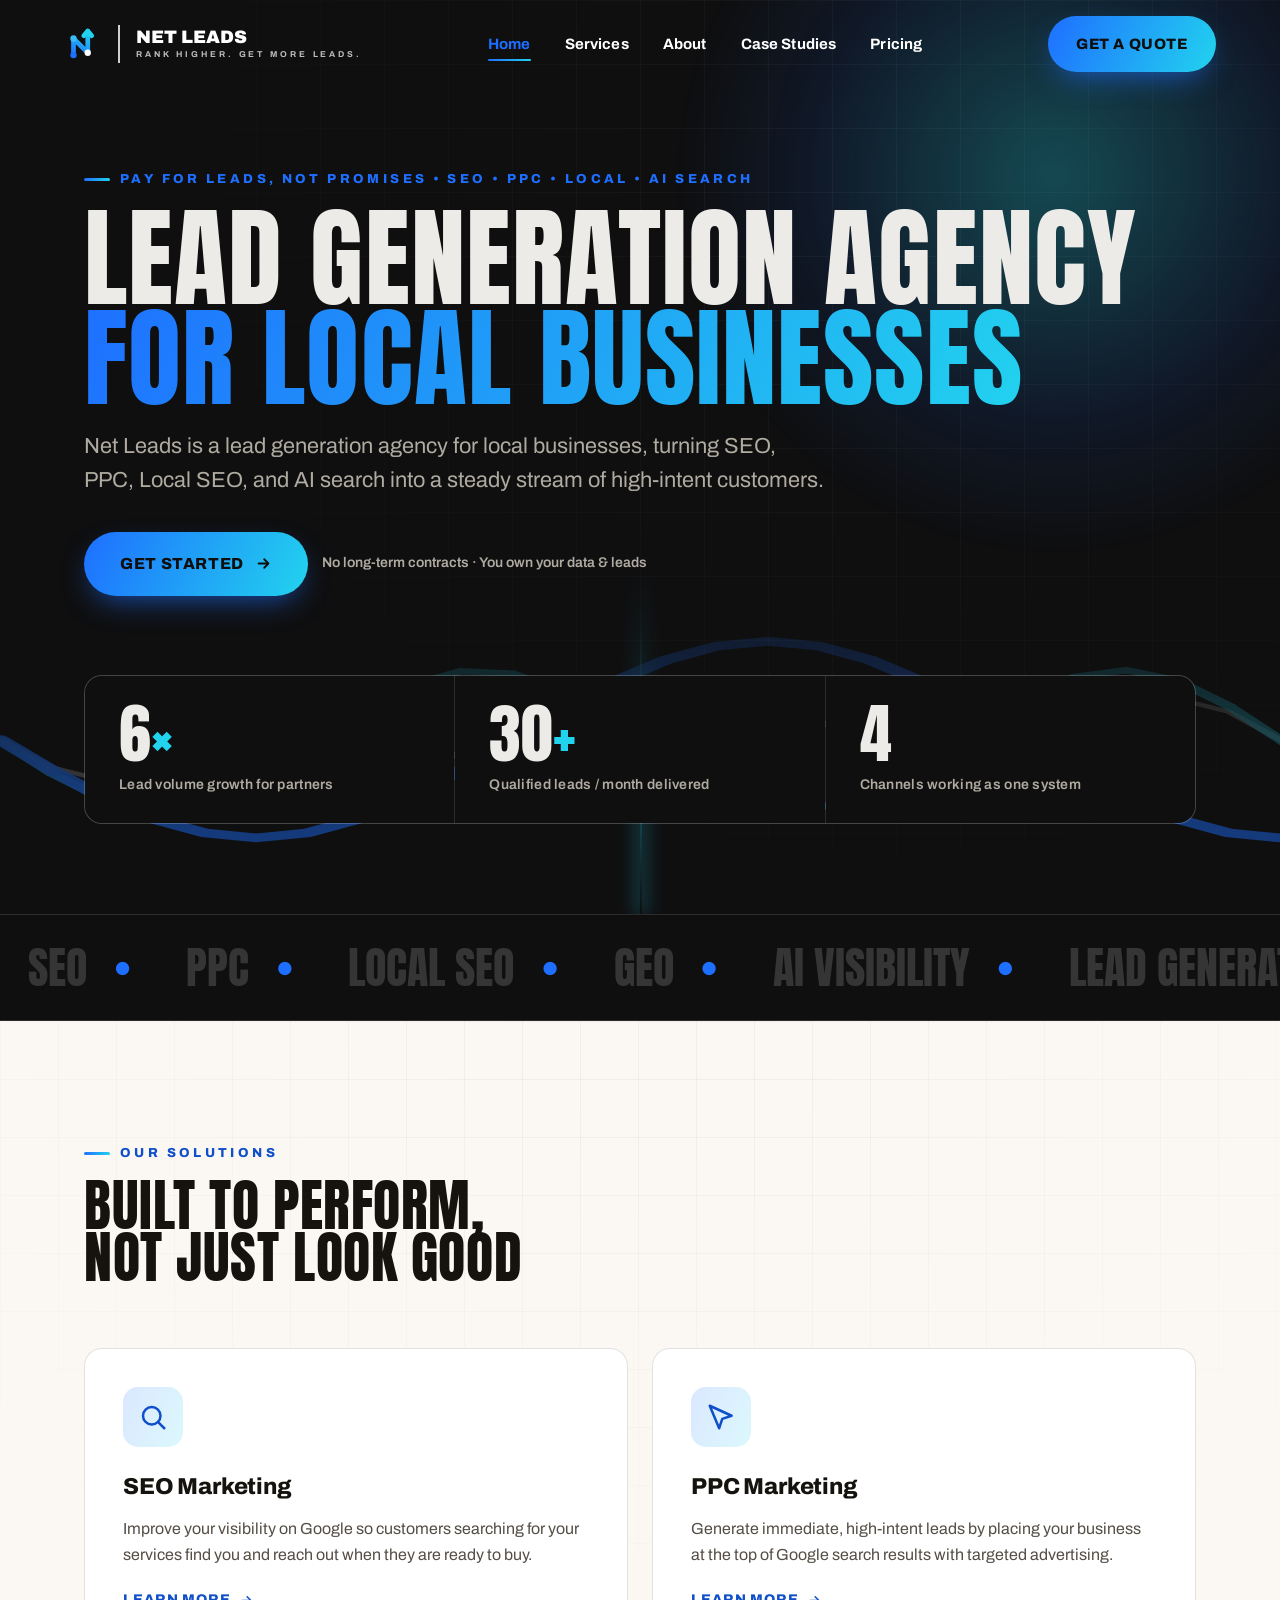
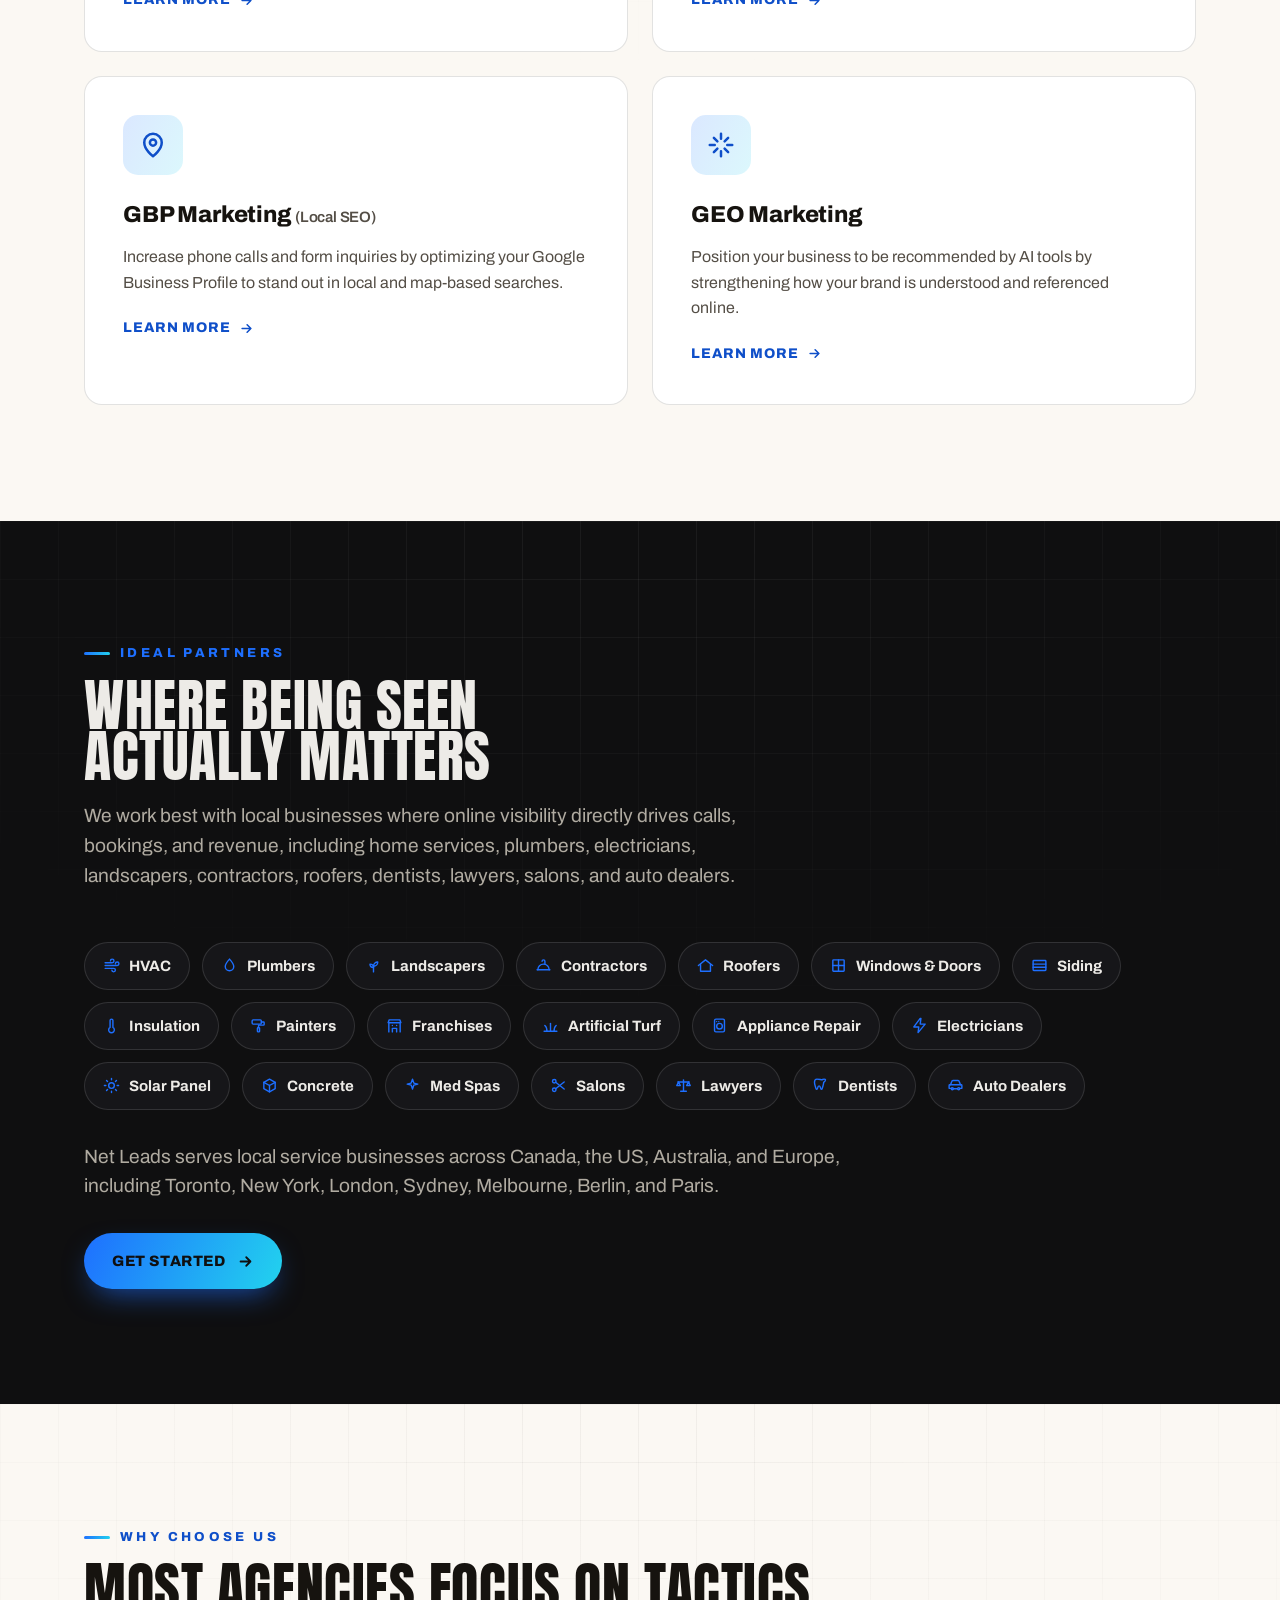
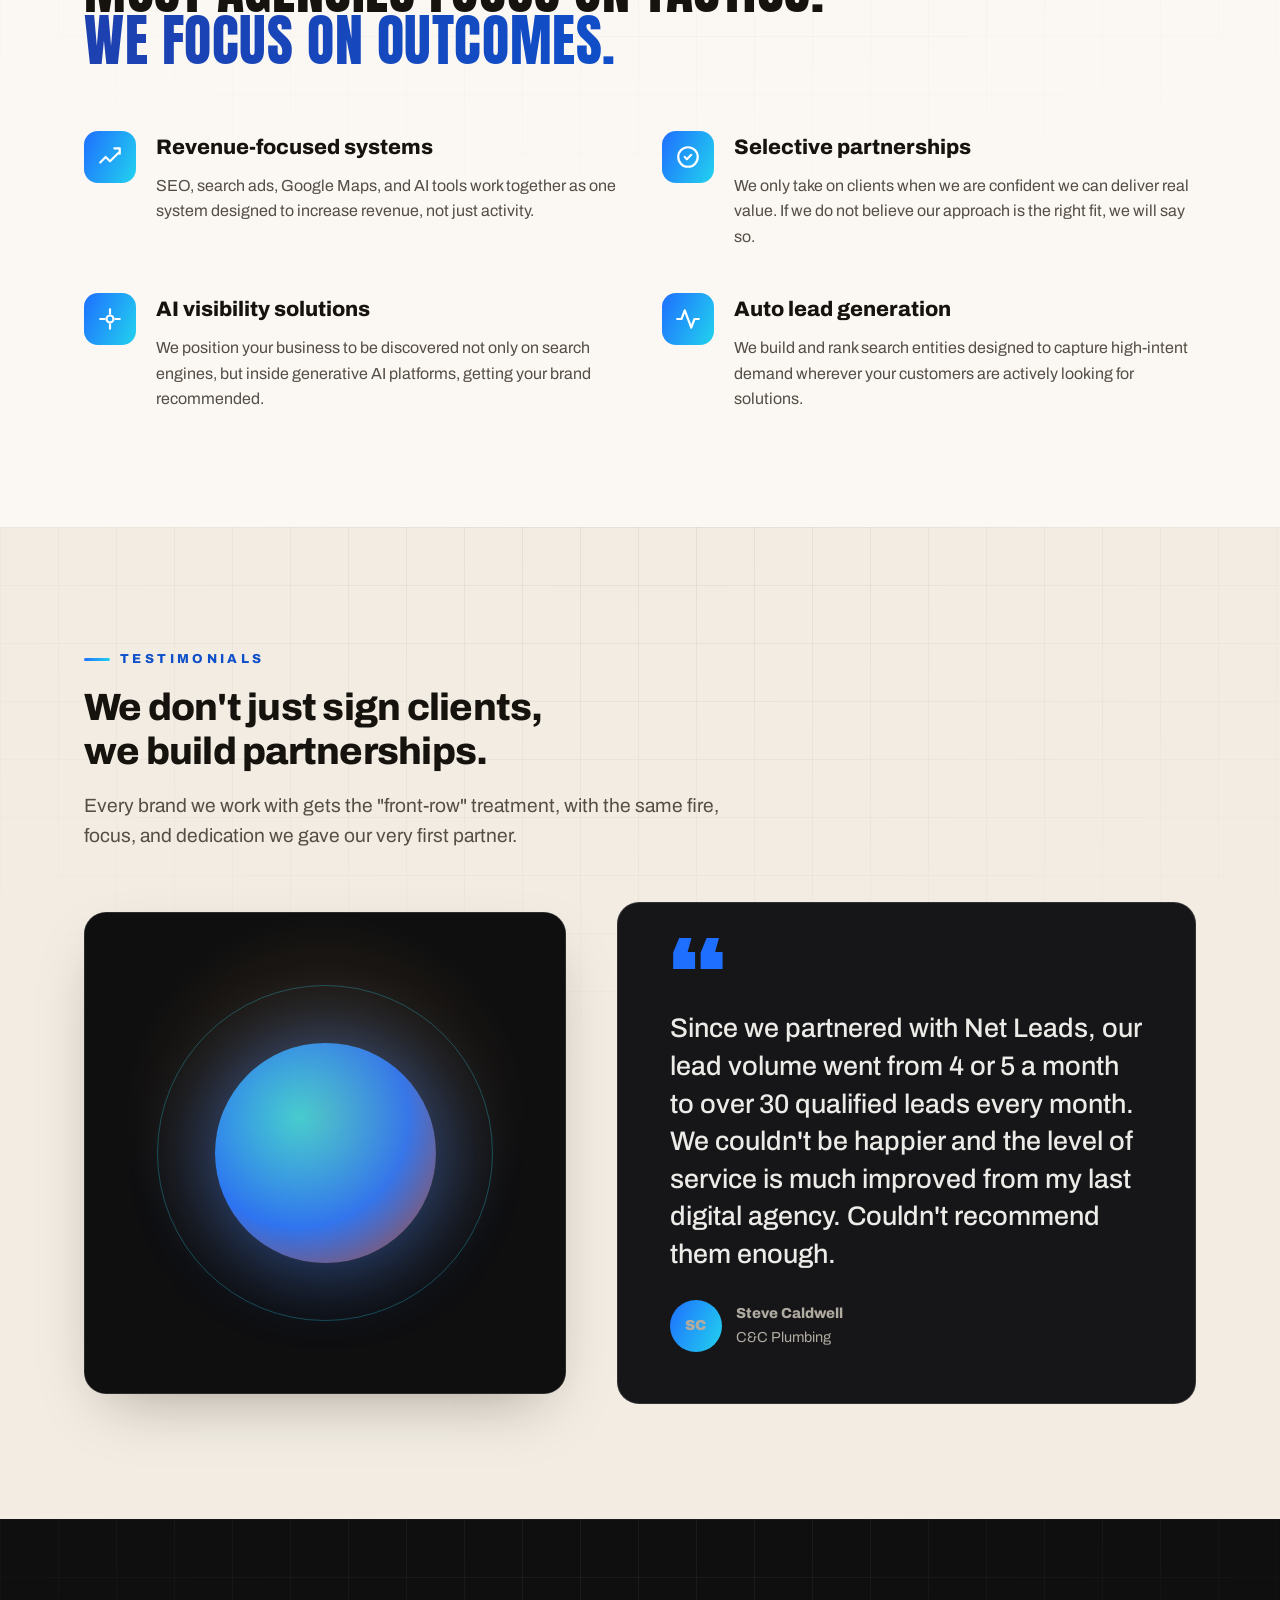
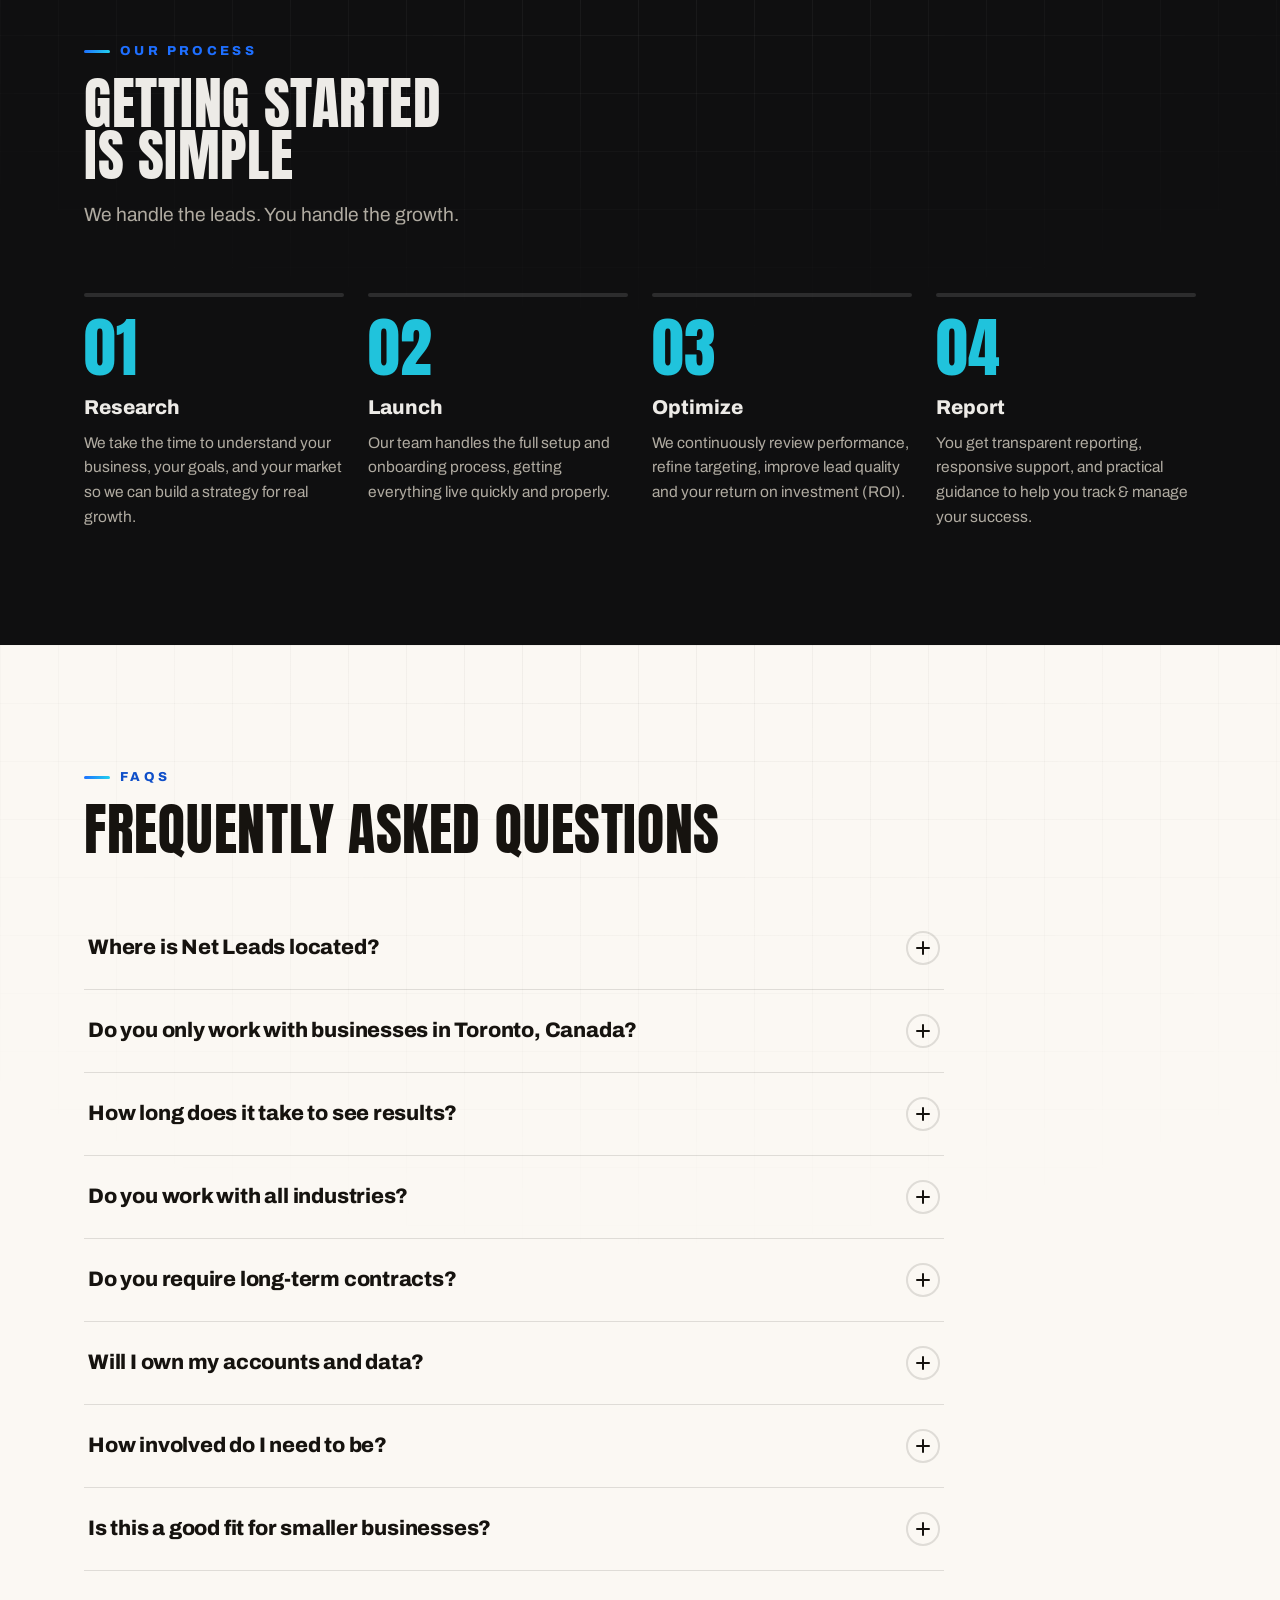
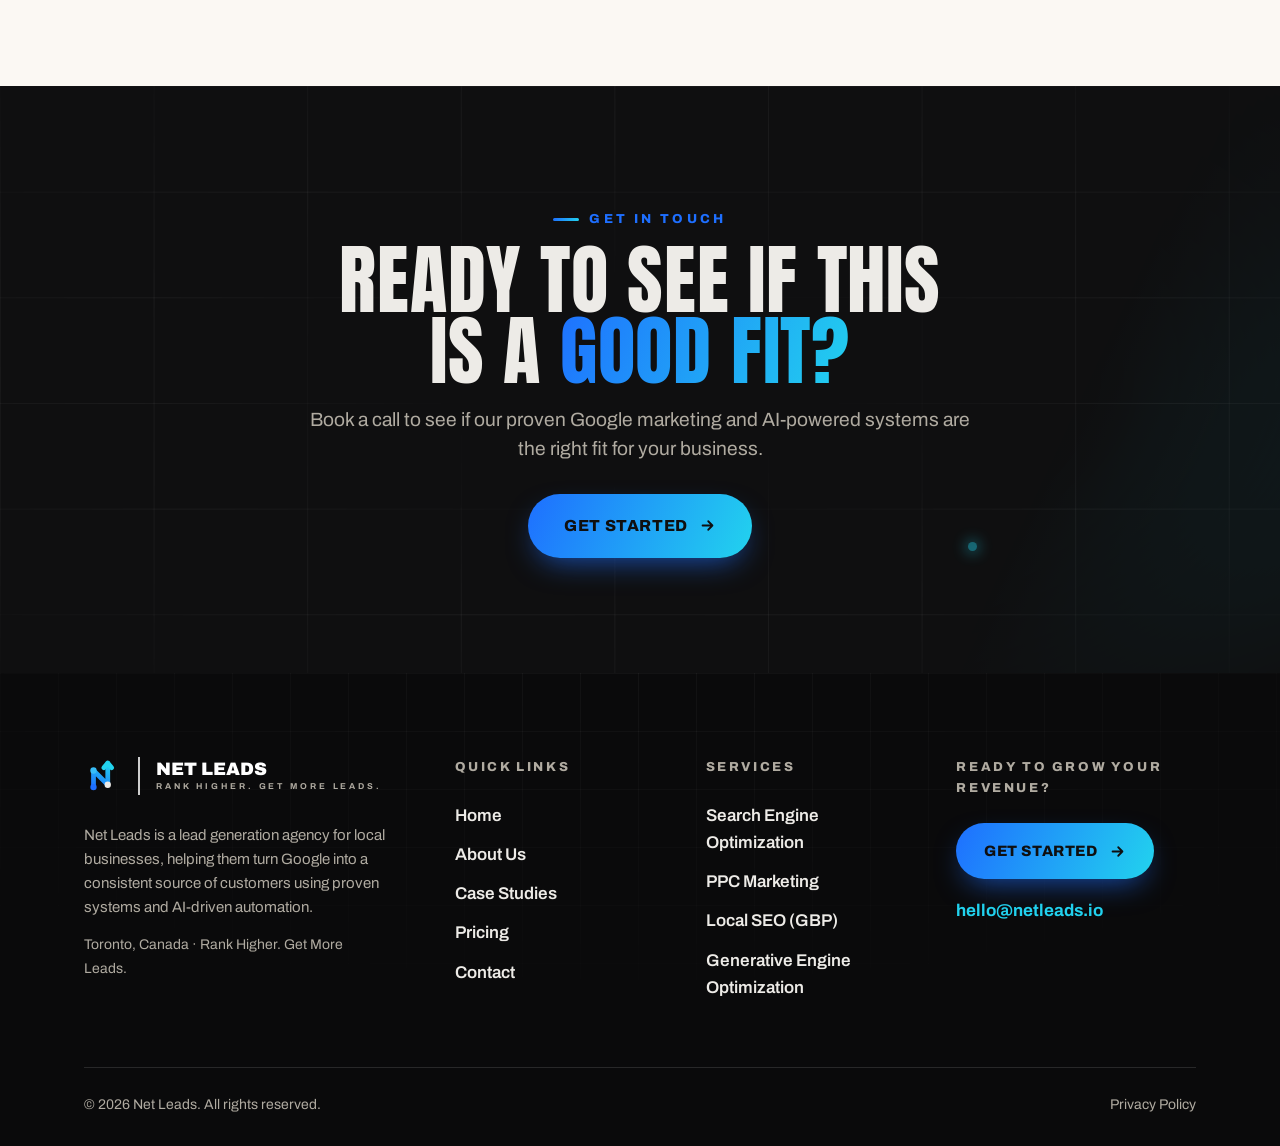
<file: index.html>
<!DOCTYPE html>
<html lang="en">
<head>
<meta charset="UTF-8" />
<script>if(location.pathname.endsWith('/index.html'))location.replace(location.pathname.replace(/index\.html$/,'')+location.search+location.hash);</script>
<meta name="viewport" content="width=device-width, initial-scale=1" />
<title>Lead Generation Agency For Local Businesses | Net Leads</title>
<meta name="description" content="Net Leads is a lead generation agency for local businesses, turning SEO, PPC, Local SEO &amp; AI search into a steady stream of high-intent leads." />
<script>document.documentElement.className += " js";</script>
<link rel="preconnect" href="https://fonts.googleapis.com" />
<link rel="preconnect" href="https://fonts.gstatic.com" crossorigin />
<link href="https://fonts.googleapis.com/css2?family=Anton&family=Archivo:wght@400;500;600;700;800;900&display=swap" rel="stylesheet" />
<link rel="stylesheet" href="/styles.css" />
<link rel="stylesheet" href="/creatives.css" />
<link rel="icon" href="/assets/favicon.svg" type="image/svg+xml" />
<link rel="icon" type="image/png" sizes="32x32" href="/assets/favicon-32.png" />
<link rel="apple-touch-icon" href="/assets/favicon.png" />
<link rel="canonical" href="https://netleads.io/" />
<meta property="og:type" content="website" />
<meta property="og:site_name" content="Net Leads" />
<meta property="og:title" content="Lead Generation Agency For Local Businesses | Net Leads" />
<meta property="og:description" content="A lead generation agency for local businesses, turning SEO, PPC, Local SEO &amp; AI search into a steady stream of high-intent leads." />
<meta property="og:url" content="https://netleads.io/" />
<meta property="og:image" content="https://netleads.io/assets/og.png" />
<meta property="og:image:width" content="1200" />
<meta property="og:image:height" content="630" />
<meta property="og:locale" content="en_CA" />
<meta name="twitter:card" content="summary_large_image" />
<meta name="twitter:title" content="Lead Generation Agency For Local Businesses | Net Leads" />
<meta name="twitter:description" content="A lead generation agency for local businesses, turning SEO, PPC, Local SEO &amp; AI search into a steady stream of high-intent leads." />
<meta name="twitter:image" content="https://netleads.io/assets/og.png" />
<script type="application/ld+json">{"@context": "https://schema.org", "@graph": [{"@type": "ProfessionalService", "@id": "https://netleads.io/#org", "name": "Net Leads", "description": "Net Leads is a lead generation agency for local businesses, using proven SEO, PPC, Local SEO (GBP), and AI search systems to drive a steady, predictable stream of high-intent customers.", "url": "https://netleads.io/", "logo": "https://netleads.io/assets/og.png", "image": "https://netleads.io/assets/og.png", "email": "hello@netleads.io", "telephone": "+1-888-638-5323", "address": {"@type": "PostalAddress", "addressLocality": "Toronto", "addressRegion": "ON", "addressCountry": "CA"}, "geo": {"@type": "GeoCoordinates", "latitude": 43.6532, "longitude": -79.3832}, "knowsAbout": ["Marketing Agency", "Search Engine Optimization", "PPC Marketing", "Local SEO", "Google Business Profile", "Generative Engine Optimization", "AI Search Marketing"], "areaServed": [{"@type": "Country", "name": "Canada"}, {"@type": "Country", "name": "United States"}, {"@type": "Country", "name": "Australia"}, {"@type": "Country", "name": "United Kingdom"}, {"@type": "Country", "name": "Germany"}, {"@type": "Country", "name": "France"}, {"@type": "Country", "name": "Netherlands"}]}, {"@type": "WebSite", "@id": "https://netleads.io/#website", "url": "https://netleads.io/", "name": "Net Leads", "publisher": {"@id": "https://netleads.io/#org"}}, {"@type": "FAQPage", "mainEntity": [{"@type": "Question", "name": "Where is Net Leads located?", "acceptedAnswer": {"@type": "Answer", "text": "Net Leads is a lead generation agency for local businesses. You can reach the team at (888) 638-5323 or hello@netleads.io."}}, {"@type": "Question", "name": "Do you only work with businesses in Toronto, Canada?", "acceptedAnswer": {"@type": "Answer", "text": "No. Net Leads works with local service businesses across Canada, the US, Australia, and Europe. Strategy, setup, and ongoing optimization are all handled remotely."}}, {"@type": "Question", "name": "How long does it take to see results?", "acceptedAnswer": {"@type": "Answer", "text": "Some channels like PPC and AI lead capture can generate leads quickly once launched. SEO, GEO, and GBP are longer-term strategies that build momentum over time. We focus on steady, measurable progress rather than short-lived spikes."}}, {"@type": "Question", "name": "Do you work with all industries?", "acceptedAnswer": {"@type": "Answer", "text": "We work best with service-based businesses that rely on inbound leads and want predictable growth. This includes home services, local businesses, and professional service providers."}}, {"@type": "Question", "name": "Do you require long-term contracts?", "acceptedAnswer": {"@type": "Answer", "text": "We believe trust is earned through performance and communication. While some strategies require time to show full results, our focus is on building partnerships, not locking clients into rigid commitments."}}, {"@type": "Question", "name": "Will I own my accounts and data?", "acceptedAnswer": {"@type": "Answer", "text": "Yes. You always retain ownership of your website, advertising accounts, data, and leads. We build systems that support your business, not dependencies that trap you."}}, {"@type": "Question", "name": "How involved do I need to be?", "acceptedAnswer": {"@type": "Answer", "text": "We handle strategy, setup, and optimization. Your role is to respond to leads and provide feedback so we can continue improving performance. We keep communication simple and focused."}}, {"@type": "Question", "name": "Is this a good fit for smaller businesses?", "acceptedAnswer": {"@type": "Answer", "text": "If your business is ready to handle more leads and wants to grow intentionally, this can be a strong fit. We aim for sustainable growth that aligns with your capacity, not overwhelm."}}]}]}</script>
</head>
<body>

<!-- ===================== NAV ===================== -->
<header class="nav">
  <a class="logo" href="/" aria-label="Net Leads home">
    <span class="netmark netmark--animate" aria-hidden="true"><svg viewBox="0 0 96 96" fill="none"><defs><linearGradient id="nlgNav" x1="24" y1="80" x2="60" y2="14" gradientUnits="userSpaceOnUse"><stop stop-color="#1E6FFF"/><stop offset="1" stop-color="#22D3EE"/></linearGradient></defs><path d="M24 76 V34 L60 70 V16" stroke="url(#nlgNav)" stroke-width="12" stroke-linecap="round" stroke-linejoin="round"/><path d="M50 27 L60 15 L70 27" stroke="#22D3EE" stroke-width="12" stroke-linecap="round" stroke-linejoin="round"/><circle class="nl-d1" cx="24" cy="76" r="8" fill="#1E6FFF"/><circle class="nl-d2" cx="24" cy="34" r="8" fill="#38BDF8"/><circle class="nl-d3" cx="60" cy="70" r="8" fill="currentColor"/></svg></span>
    <span class="divider" aria-hidden="true"></span>
    <span class="lockup">
      <span class="name">Net Leads</span>
      <span class="tagline">Rank Higher. Get More Leads.</span>
    </span>
  </a>
  <nav class="nav__links" aria-label="Primary">
    <a class="nav__link is-active" href="/">Home</a>
    <div class="nav__item">
      <a class="nav__link" href="/services/">Services</a>
      <div class="nav__menu">
        <a href="/services/#seo">SEO Marketing</a>
        <a href="/services/#ppc">PPC Marketing</a>
        <a href="/services/#gbp">Local SEO (GBP)</a>
        <a href="/services/#geo">GEO Marketing</a>
      </div>
    </div>
    <a class="nav__link" href="/about/">About</a>
    <a class="nav__link" href="/case-studies/">Case Studies</a>
    <a class="nav__link" href="/pricing/">Pricing</a>
  </nav>
  <div class="nav__right">
    <a class="btn btn--primary" href="/contact/">Get A Quote</a>
    <button class="nav__burger" aria-label="Menu"><span></span></button>
  </div>
</header>

<div class="drawer" aria-hidden="true">
  <a href="/">Home</a>
  <a href="/services/">Services</a>
  <a class="sub" href="/services/#seo">SEO Marketing</a>
  <a class="sub" href="/services/#ppc">PPC Marketing</a>
  <a class="sub" href="/services/#gbp">Local SEO (GBP)</a>
  <a class="sub" href="/services/#geo">GEO Marketing</a>
  <a href="/about/">About</a>
  <a href="/case-studies/">Case Studies</a>
  <a href="/pricing/">Pricing</a>
  <a class="btn btn--primary drawer__cta" href="/contact/">Get A Quote</a>
</div>

<!-- ===================== HERO ===================== -->
<section class="hero">
  <div class="hero__bg" aria-hidden="true">
    <div class="hero__grid"></div>
    <div class="hero__glow"></div>
    <div class="hero__wave"><div class="creative" data-creative="wave"></div></div>
  </div>
  <div class="wrap hero__inner">
    <span class="eyebrow" data-reveal>Pay For Leads, Not Promises • SEO • PPC • Local • AI Search</span>
    <h1 class="display h-xxl" data-reveal data-d="1">Lead Generation Agency<br /><span class="grad-text">For Local Businesses</span></h1>
    <p class="lead" data-reveal data-d="2">Net Leads is a lead generation agency for local businesses, turning SEO, PPC, Local SEO, and AI search into a steady stream of high-intent customers.</p>
    <div class="hero__cta" data-reveal data-d="3">
      <a class="btn btn--primary btn--lg" href="/contact/">Get Started
        <svg viewBox="0 0 24 24" fill="none" stroke="currentColor" stroke-width="2.5" stroke-linecap="round" stroke-linejoin="round"><path d="M5 12h14M13 6l6 6-6 6"/></svg>
      </a>
<span class="hero__note">No long-term contracts · You own your data &amp; leads</span>
    </div>

    <div class="stats" data-reveal data-d="4">
      <div class="stat">
        <div class="stat__num"><span data-count="6">0</span><span class="unit">×</span></div>
        <div class="stat__label">Lead volume growth for partners</div>
      </div>
      <div class="stat">
        <div class="stat__num"><span data-count="30">0</span><span class="unit">+</span></div>
        <div class="stat__label">Qualified leads / month delivered</div>
      </div>
      <div class="stat">
        <div class="stat__num"><span data-count="4">0</span><span class="unit"></span></div>
        <div class="stat__label">Channels working as one system</div>
      </div>
    </div>
  </div>
</section>

<!-- ===================== MARQUEE ===================== -->
<div class="marquee" aria-hidden="true">
  <div class="marquee__track">
    <span>SEO</span><span>PPC</span><span>Local SEO</span><span>GEO</span><span>AI Visibility</span><span>Lead Generation</span><span>Revenue</span>
    <span>SEO</span><span>PPC</span><span>Local SEO</span><span>GEO</span><span>AI Visibility</span><span>Lead Generation</span><span>Revenue</span>
  </div>
</div>

<!-- ===================== SERVICES ===================== -->
<section class="section" id="services">
  <div class="wrap">
    <div class="head" data-reveal>
      <span class="eyebrow">Our Solutions</span>
      <h2 class="display h-l">Built to Perform,<br />Not Just Look Good</h2>
    </div>
    <div class="cards cards--4">

      <article class="card" data-reveal data-d="1">
        <div class="card__icon" aria-hidden="true">
          <svg viewBox="0 0 24 24" fill="none" stroke="currentColor" stroke-width="2" stroke-linecap="round" stroke-linejoin="round"><circle cx="11" cy="11" r="7"/><path d="m21 21-4.3-4.3"/></svg>
        </div>
        <h3>SEO Marketing</h3>
        <p>Improve your visibility on Google so customers searching for your services find you and reach out when they are ready to buy.</p>
        <a class="card__more" href="/services/#seo">Learn more
          <svg viewBox="0 0 24 24" fill="none" stroke="currentColor" stroke-width="2.5" stroke-linecap="round" stroke-linejoin="round"><path d="M5 12h14M13 6l6 6-6 6"/></svg>
        </a>
      </article>

      <article class="card" data-reveal data-d="2">
        <div class="card__icon" aria-hidden="true">
          <svg viewBox="0 0 24 24" fill="none" stroke="currentColor" stroke-width="2" stroke-linecap="round" stroke-linejoin="round"><path d="m3 3 7.5 18 2.5-7.5L20.5 11 3 3Z"/></svg>
        </div>
        <h3>PPC Marketing</h3>
        <p>Generate immediate, high-intent leads by placing your business at the top of Google search results with targeted advertising.</p>
        <a class="card__more" href="/services/#ppc">Learn more
          <svg viewBox="0 0 24 24" fill="none" stroke="currentColor" stroke-width="2.5" stroke-linecap="round" stroke-linejoin="round"><path d="M5 12h14M13 6l6 6-6 6"/></svg>
        </a>
      </article>

      <article class="card" data-reveal data-d="3">
        <div class="card__icon" aria-hidden="true">
          <svg viewBox="0 0 24 24" fill="none" stroke="currentColor" stroke-width="2" stroke-linecap="round" stroke-linejoin="round"><path d="M12 21s-7-5.2-7-11a7 7 0 0 1 14 0c0 5.8-7 11-7 11Z"/><circle cx="12" cy="10" r="2.5"/></svg>
        </div>
        <h3>GBP Marketing <span style="color:var(--text-mut);font-weight:600;font-size:15px">(Local SEO)</span></h3>
        <p>Increase phone calls and form inquiries by optimizing your Google Business Profile to stand out in local and map-based searches.</p>
        <a class="card__more" href="/services/#gbp">Learn more
          <svg viewBox="0 0 24 24" fill="none" stroke="currentColor" stroke-width="2.5" stroke-linecap="round" stroke-linejoin="round"><path d="M5 12h14M13 6l6 6-6 6"/></svg>
        </a>
      </article>

      <article class="card" data-reveal data-d="4">
        <div class="card__icon" aria-hidden="true">
          <svg viewBox="0 0 24 24" fill="none" stroke="currentColor" stroke-width="2" stroke-linecap="round" stroke-linejoin="round"><path d="M12 3v4M12 17v4M3 12h4M17 12h4M6.3 6.3l2.8 2.8M14.9 14.9l2.8 2.8M17.7 6.3l-2.8 2.8M9.1 14.9l-2.8 2.8"/></svg>
        </div>
        <h3>GEO Marketing</h3>
        <p>Position your business to be recommended by AI tools by strengthening how your brand is understood and referenced online.</p>
        <a class="card__more" href="/services/#geo">Learn more
          <svg viewBox="0 0 24 24" fill="none" stroke="currentColor" stroke-width="2.5" stroke-linecap="round" stroke-linejoin="round"><path d="M5 12h14M13 6l6 6-6 6"/></svg>
        </a>
      </article>

    </div>
  </div>
</section>

<!-- ===================== IDEAL PARTNERS ===================== -->
<section class="section section--ink">
  <div class="wrap">
    <div class="head" data-reveal>
      <span class="eyebrow">Ideal Partners</span>
      <h2 class="display h-l">Where Being Seen<br />Actually Matters</h2>
      <p class="lead">We work best with local businesses where online visibility directly drives calls, bookings, and revenue, including home services, plumbers, electricians, landscapers, contractors, roofers, dentists, lawyers, salons, and auto dealers.</p>
    </div>
    <div class="tags" data-reveal data-d="1">
      <span class="tag"><svg viewBox="0 0 24 24" fill="none" stroke="currentColor" stroke-width="2" stroke-linecap="round" stroke-linejoin="round"><path d="M3 8h10a2.5 2.5 0 1 0-2.5-2.5"/><path d="M3 12h17a2.5 2.5 0 1 0-2.5-2.5"/><path d="M3 16h12a2.5 2.5 0 1 1-2.5 2.5"/></svg>HVAC</span>
      <span class="tag"><svg viewBox="0 0 24 24" fill="none" stroke="currentColor" stroke-width="2" stroke-linecap="round" stroke-linejoin="round"><path d="M12 3s6 6.5 6 10.5a6 6 0 0 1-12 0C6 9.5 12 3 12 3Z"/></svg>Plumbers</span>
      <span class="tag"><svg viewBox="0 0 24 24" fill="none" stroke="currentColor" stroke-width="2" stroke-linecap="round" stroke-linejoin="round"><path d="M12 21v-8"/><path d="M12 13c0-3.3 2.7-6 6-6 0 3.3-2.7 6-6 6Z"/><path d="M12 15c0-2.8-2.2-5-5-5 0 2.8 2.2 5 5 5Z"/></svg>Landscapers</span>
      <span class="tag"><svg viewBox="0 0 24 24" fill="none" stroke="currentColor" stroke-width="2" stroke-linecap="round" stroke-linejoin="round"><path d="M3 18h18"/><path d="M4 18a8 8 0 0 1 16 0"/><path d="M10 6a2 2 0 0 1 4 0v4"/></svg>Contractors</span>
      <span class="tag"><svg viewBox="0 0 24 24" fill="none" stroke="currentColor" stroke-width="2" stroke-linecap="round" stroke-linejoin="round"><path d="M2 12l10-8 10 8"/><path d="M5 10.5V20h14v-9.5"/></svg>Roofers</span>
      <span class="tag"><svg viewBox="0 0 24 24" fill="none" stroke="currentColor" stroke-width="2" stroke-linecap="round" stroke-linejoin="round"><rect x="4" y="4" width="16" height="16" rx="1"/><path d="M12 4v16M4 12h16"/></svg>Windows &amp; Doors</span>
      <span class="tag"><svg viewBox="0 0 24 24" fill="none" stroke="currentColor" stroke-width="2" stroke-linecap="round" stroke-linejoin="round"><rect x="3" y="5" width="18" height="14" rx="1"/><path d="M3 10h18M3 14.5h18"/></svg>Siding</span>
      <span class="tag"><svg viewBox="0 0 24 24" fill="none" stroke="currentColor" stroke-width="2" stroke-linecap="round" stroke-linejoin="round"><path d="M14 14.8V5a2 2 0 1 0-4 0v9.8a4 4 0 1 0 4 0Z"/></svg>Insulation</span>
      <span class="tag"><svg viewBox="0 0 24 24" fill="none" stroke="currentColor" stroke-width="2" stroke-linecap="round" stroke-linejoin="round"><rect x="3" y="4" width="13" height="6" rx="1.5"/><path d="M16 7h3a1 1 0 0 1 1 1v2.5a1 1 0 0 1-1 1h-6a1 1 0 0 0-1 1V15"/><rect x="10.5" y="15" width="3" height="6" rx="1"/></svg>Painters</span>
      <span class="tag"><svg viewBox="0 0 24 24" fill="none" stroke="currentColor" stroke-width="2" stroke-linecap="round" stroke-linejoin="round"><path d="M4 21V8h16v13"/><path d="M3 8l1.5-4h15L21 8"/><path d="M9 21v-5h6v5"/><path d="M9 12h.01M15 12h.01"/></svg>Franchises</span>
      <span class="tag"><svg viewBox="0 0 24 24" fill="none" stroke="currentColor" stroke-width="2" stroke-linecap="round" stroke-linejoin="round"><path d="M3 20h18"/><path d="M7 20c0-4-1-6.5-3-8"/><path d="M12 20V9"/><path d="M17 20c0-4 1-6.5 3-8"/></svg>Artificial Turf</span>
      <span class="tag"><svg viewBox="0 0 24 24" fill="none" stroke="currentColor" stroke-width="2" stroke-linecap="round" stroke-linejoin="round"><rect x="5" y="3" width="14" height="18" rx="2"/><circle cx="12" cy="13" r="4"/><path d="M8 6.5h.01M11 6.5h.01"/></svg>Appliance Repair</span>
      <span class="tag"><svg viewBox="0 0 24 24" fill="none" stroke="currentColor" stroke-width="2" stroke-linecap="round" stroke-linejoin="round"><path d="M13 2L4 14h7l-1 8 10-12h-7l1-8Z"/></svg>Electricians</span>
      <span class="tag"><svg viewBox="0 0 24 24" fill="none" stroke="currentColor" stroke-width="2" stroke-linecap="round" stroke-linejoin="round"><circle cx="12" cy="12" r="4"/><path d="M12 2v2M12 20v2M2 12h2M20 12h2M5 5l1.4 1.4M17.6 17.6L19 19M19 5l-1.4 1.4M6.4 17.6L5 19"/></svg>Solar Panel</span>
      <span class="tag"><svg viewBox="0 0 24 24" fill="none" stroke="currentColor" stroke-width="2" stroke-linecap="round" stroke-linejoin="round"><path d="M12 3l8 4.5v9L12 21l-8-4.5v-9L12 3Z"/><path d="M4 7.5l8 4.5 8-4.5M12 12v9"/></svg>Concrete</span>
      <span class="tag"><svg viewBox="0 0 24 24" fill="none" stroke="currentColor" stroke-width="2" stroke-linecap="round" stroke-linejoin="round"><path d="M12 3l1.9 5.6L19.5 10l-5.6 1.4L12 17l-1.9-5.6L4.5 10l5.6-1.4L12 3Z"/></svg>Med Spas</span>
      <span class="tag"><svg viewBox="0 0 24 24" fill="none" stroke="currentColor" stroke-width="2" stroke-linecap="round" stroke-linejoin="round"><circle cx="6" cy="6" r="2.5"/><circle cx="6" cy="18" r="2.5"/><path d="M8 7.5L20 17M8 16.5L20 7"/></svg>Salons</span>
      <span class="tag"><svg viewBox="0 0 24 24" fill="none" stroke="currentColor" stroke-width="2" stroke-linecap="round" stroke-linejoin="round"><path d="M12 4v16"/><path d="M8 20h8"/><path d="M4 7h16"/><path d="M5 7l-2.5 5h5L5 7Z"/><path d="M19 7l-2.5 5h5L19 7Z"/></svg>Lawyers</span>
      <span class="tag"><svg viewBox="0 0 24 24" fill="none" stroke="currentColor" stroke-width="2" stroke-linecap="round" stroke-linejoin="round"><path d="M7 3c-2.2 0-3.5 1.6-3.5 4.5 0 3.5 1.2 5.5 2 8.5.5 1.8 2 2 2.4-.2.3-1.7.5-3.3 2.1-3.3s1.8 1.6 2.1 3.3c.4 2.2 1.9 2 2.4.2.8-3 2-5 2-8.5C20.5 4.6 19.2 3 17 3c-1.4 0-2.3.8-3 .8S8.4 3 7 3Z"/></svg>Dentists</span>
      <span class="tag"><svg viewBox="0 0 24 24" fill="none" stroke="currentColor" stroke-width="2" stroke-linecap="round" stroke-linejoin="round"><path d="M5 11l1.6-4.4A2 2 0 0 1 8.5 5h7a2 2 0 0 1 1.9 1.6L19 11"/><path d="M4 11h16a1 1 0 0 1 1 1v4h-3M7 16H3v-4a1 1 0 0 1 1-1"/><circle cx="7.5" cy="16.5" r="1.5"/><circle cx="16.5" cy="16.5" r="1.5"/><path d="M9 16.5h6"/></svg>Auto Dealers</span>
    </div>
    <p class="lead" style="margin-top:32px;max-width:780px" data-reveal data-d="2">Net Leads serves local service businesses across Canada, the US, Australia, and Europe, including Toronto, New York, London, Sydney, Melbourne, Berlin, and Paris.</p>
    <div style="margin-top:32px" data-reveal data-d="3">
      <a class="btn btn--primary" href="/contact/">Get Started
        <svg viewBox="0 0 24 24" fill="none" stroke="currentColor" stroke-width="2.5" stroke-linecap="round" stroke-linejoin="round"><path d="M5 12h14M13 6l6 6-6 6"/></svg>
      </a>
    </div>
  </div>
</section>

<!-- ===================== WHY US ===================== -->
<section class="section">
  <div class="wrap">
    <div class="head" data-reveal>
      <span class="eyebrow">Why Choose Us</span>
      <h2 class="display h-l">Most agencies focus on tactics.<br /><span class="grad-text">We focus on outcomes.</span></h2>
    </div>
    <div class="cards cards--two">
      <div class="feat" data-reveal data-d="1">
        <div class="feat__mark" aria-hidden="true"><svg viewBox="0 0 24 24" fill="none" stroke="currentColor" stroke-width="2" stroke-linecap="round" stroke-linejoin="round"><path d="M3 17l5-5 4 4 8-8"/><path d="M16 4h5v5"/></svg></div>
        <div><h3>Revenue-focused systems</h3><p>SEO, search ads, Google Maps, and AI tools work together as one system designed to increase revenue, not just activity.</p></div>
      </div>
      <div class="feat" data-reveal data-d="2">
        <div class="feat__mark" aria-hidden="true"><svg viewBox="0 0 24 24" fill="none" stroke="currentColor" stroke-width="2" stroke-linecap="round" stroke-linejoin="round"><path d="M9 12l2 2 4-4"/><circle cx="12" cy="12" r="9"/></svg></div>
        <div><h3>Selective partnerships</h3><p>We only take on clients when we are confident we can deliver real value. If we do not believe our approach is the right fit, we will say so.</p></div>
      </div>
      <div class="feat" data-reveal data-d="3">
        <div class="feat__mark" aria-hidden="true"><svg viewBox="0 0 24 24" fill="none" stroke="currentColor" stroke-width="2" stroke-linecap="round" stroke-linejoin="round"><path d="M12 3v4M12 17v4M3 12h4M17 12h4"/><circle cx="12" cy="12" r="3.2"/></svg></div>
        <div><h3>AI visibility solutions</h3><p>We position your business to be discovered not only on search engines, but inside generative AI platforms, getting your brand recommended.</p></div>
      </div>
      <div class="feat" data-reveal data-d="4">
        <div class="feat__mark" aria-hidden="true"><svg viewBox="0 0 24 24" fill="none" stroke="currentColor" stroke-width="2" stroke-linecap="round" stroke-linejoin="round"><path d="M22 12h-4l-3 8-6-16-3 8H2"/></svg></div>
        <div><h3>Auto lead generation</h3><p>We build and rank search entities designed to capture high-intent demand wherever your customers are actively looking for solutions.</p></div>
      </div>
    </div>
  </div>
</section>

<!-- ===================== TESTIMONIAL ===================== -->
<section class="section section--paper2">
  <div class="wrap">
    <div class="head" style="max-width:680px;margin-bottom:clamp(36px,4vw,52px)" data-reveal>
      <span class="eyebrow">Testimonials</span>
      <h2 class="display h-m" style="text-transform:none;font-family:var(--font-body);font-weight:800;letter-spacing:-.02em;line-height:1.15">We don't just sign clients, we build partnerships.</h2>
      <p class="lead">Every brand we work with gets the "front-row" treatment, with the same fire, focus, and dedication we gave our very first partner.</p>
    </div>
    <div class="quote-wrap">
      <div data-reveal>
        <div class="quote-media"><div class="creative creative--glow" data-creative="orb" aria-hidden="true"></div></div>
      </div>
      <div class="quote" data-reveal data-d="1">
        <span class="mark" aria-hidden="true">&ldquo;</span>
        <blockquote>Since we partnered with Net Leads, our lead volume went from 4 or 5 a month to over 30 qualified leads every month. We couldn't be happier and the level of service is much improved from my last digital agency. Couldn't recommend them enough.</blockquote>
        <div class="who">
          <span class="ava" aria-hidden="true">SC</span>
          <span><b>Steve Caldwell</b><span>C&amp;C Plumbing</span></span>
        </div>
      </div>
    </div>
  </div>
</section>

<!-- ===================== PROCESS ===================== -->
<section class="section section--ink">
  <div class="wrap">
    <div class="head" data-reveal>
      <span class="eyebrow">Our Process</span>
      <h2 class="display h-l">Getting Started<br />Is Simple</h2>
      <p class="lead">We handle the leads. You handle the growth.</p>
    </div>
    <div class="steps">
      <div class="step" data-reveal data-d="1"><h3>Research</h3><p>We take the time to understand your business, your goals, and your market so we can build a strategy for real growth.</p></div>
      <div class="step" data-reveal data-d="2"><h3>Launch</h3><p>Our team handles the full setup and onboarding process, getting everything live quickly and properly.</p></div>
      <div class="step" data-reveal data-d="3"><h3>Optimize</h3><p>We continuously review performance, refine targeting, improve lead quality and your return on investment (ROI).</p></div>
      <div class="step" data-reveal data-d="4"><h3>Report</h3><p>You get transparent reporting, responsive support, and practical guidance to help you track &amp; manage your success.</p></div>
    </div>
  </div>
</section>

<!-- ===================== FAQ ===================== -->
<section class="section">
  <div class="wrap">
    <div class="head" data-reveal>
      <span class="eyebrow">FAQs</span>
      <h2 class="display h-l">Frequently Asked Questions</h2>
    </div>
    <div class="faq" data-reveal data-d="1">
      <div class="faq__item">
        <button class="faq__q">Where is Net Leads located?<span class="pm" aria-hidden="true"></span></button>
        <div class="faq__a"><div class="faq__a-inner">Net Leads is a lead generation agency for local businesses. You can reach the team at hello@netleads.io.</div></div>
      </div>
      <div class="faq__item">
        <button class="faq__q">Do you only work with businesses in Toronto, Canada?<span class="pm" aria-hidden="true"></span></button>
        <div class="faq__a"><div class="faq__a-inner">No. Net Leads works with local service businesses across Canada, the US, Australia, and Europe. Strategy, setup, and ongoing optimization are all handled remotely.</div></div>
      </div>
      <div class="faq__item">
        <button class="faq__q">How long does it take to see results?<span class="pm" aria-hidden="true"></span></button>
        <div class="faq__a"><div class="faq__a-inner">Some channels like PPC and AI lead capture can generate leads quickly once launched. SEO, GEO, and GBP are longer-term strategies that build momentum over time. We focus on steady, measurable progress rather than short-lived spikes.</div></div>
      </div>
      <div class="faq__item">
        <button class="faq__q">Do you work with all industries?<span class="pm" aria-hidden="true"></span></button>
        <div class="faq__a"><div class="faq__a-inner">We work best with service-based businesses that rely on inbound leads and want predictable growth. This includes home services, local businesses, and professional service providers.</div></div>
      </div>
      <div class="faq__item">
        <button class="faq__q">Do you require long-term contracts?<span class="pm" aria-hidden="true"></span></button>
        <div class="faq__a"><div class="faq__a-inner">We believe trust is earned through performance and communication. While some strategies require time to show full results, our focus is on building partnerships, not locking clients into rigid commitments.</div></div>
      </div>
      <div class="faq__item">
        <button class="faq__q">Will I own my accounts and data?<span class="pm" aria-hidden="true"></span></button>
        <div class="faq__a"><div class="faq__a-inner">Yes. You always retain ownership of your website, advertising accounts, data, and leads. We build systems that support your business, not dependencies that trap you.</div></div>
      </div>
      <div class="faq__item">
        <button class="faq__q">How involved do I need to be?<span class="pm" aria-hidden="true"></span></button>
        <div class="faq__a"><div class="faq__a-inner">We handle strategy, setup, and optimization. Your role is to respond to leads and provide feedback so we can continue improving performance. We keep communication simple and focused.</div></div>
      </div>
      <div class="faq__item">
        <button class="faq__q">Is this a good fit for smaller businesses?<span class="pm" aria-hidden="true"></span></button>
        <div class="faq__a"><div class="faq__a-inner">If your business is ready to handle more leads and wants to grow intentionally, this can be a strong fit. We aim for sustainable growth that aligns with your capacity, not overwhelm.</div></div>
      </div>
    </div>
  </div>
</section>

<!-- ===================== CTA BAND ===================== -->
<section class="section section--ink ctaband">
  <div class="ctaband__bg" aria-hidden="true"><div class="creative" data-creative="pulsegrid" data-blips="3"></div></div>
  <div class="wrap ctaband__inner" data-reveal>
    <span class="eyebrow eyebrow--center">Get In Touch</span>
    <h2 class="display h-xl" style="margin-top:16px">Ready to See If This<br />Is a <span class="grad-text">Good Fit?</span></h2>
    <p class="lead" style="margin:18px auto 0">Book a call to see if our proven Google marketing and AI-powered systems are the right fit for your business.</p>
    <a class="btn btn--primary btn--lg" href="/contact/">Get Started
      <svg viewBox="0 0 24 24" fill="none" stroke="currentColor" stroke-width="2.5" stroke-linecap="round" stroke-linejoin="round"><path d="M5 12h14M13 6l6 6-6 6"/></svg>
    </a>
  </div>
</section>

<!-- ===================== FOOTER ===================== -->
<footer class="footer">
  <div class="wrap">
    <div class="footer__top">
      <div class="footer__brand">
        <a class="logo" href="/" style="color:#fff" aria-label="Net Leads home">
          <span class="netmark" aria-hidden="true"><svg viewBox="0 0 96 96" fill="none"><defs><linearGradient id="nlgFoot" x1="24" y1="80" x2="60" y2="14" gradientUnits="userSpaceOnUse"><stop stop-color="#1E6FFF"/><stop offset="1" stop-color="#22D3EE"/></linearGradient></defs><path d="M24 76 V34 L60 70 V16" stroke="url(#nlgFoot)" stroke-width="12" stroke-linecap="round" stroke-linejoin="round"/><path d="M50 27 L60 15 L70 27" stroke="#22D3EE" stroke-width="12" stroke-linecap="round" stroke-linejoin="round"/><circle cx="24" cy="76" r="8" fill="#1E6FFF"/><circle cx="24" cy="34" r="8" fill="#38BDF8"/><circle cx="60" cy="70" r="8" fill="#EDEBE7"/></svg></span>
          <span class="divider" aria-hidden="true"></span>
          <span class="lockup"><span class="name">Net Leads</span><span class="tagline">Rank Higher. Get More Leads.</span></span>
        </a>
        <p>Net Leads is a lead generation agency for local businesses, helping them turn Google into a consistent source of customers using proven systems and AI-driven automation.</p>
        <p class="footer__nap" style="margin-top:14px;font-size:14px;line-height:1.7;color:var(--text-onink-mut)">Toronto, Canada &middot; Rank Higher. Get More Leads.</p>
      </div>
      <div class="footer__col">
        <h4>Quick Links</h4>
        <a href="/">Home</a>
        <a href="/about/">About Us</a>
        <a href="/case-studies/">Case Studies</a>
  <a href="/pricing/">Pricing</a>
        <a href="/contact/">Contact</a>
      </div>
      <div class="footer__col">
        <h4>Services</h4>
        <a href="/services/#seo">Search Engine Optimization</a>
        <a href="/services/#ppc">PPC Marketing</a>
        <a href="/services/#gbp">Local SEO (GBP)</a>
        <a href="/services/#geo">Generative Engine Optimization</a>
      </div>
      <div class="footer__cta">
        <h4>Ready to grow your revenue?</h4>
        <a class="btn btn--primary" href="/contact/">Get Started
          <svg viewBox="0 0 24 24" fill="none" stroke="currentColor" stroke-width="2.5" stroke-linecap="round" stroke-linejoin="round"><path d="M5 12h14M13 6l6 6-6 6"/></svg>
        </a>
        <a class="mail" href="mailto:hello@netleads.io">hello@netleads.io</a>
      </div>
    </div>
    <div class="footer__bottom">
      <span>© <span data-year>2026</span> Net Leads. All rights reserved.</span>
      <a href="#">Privacy Policy</a>
    </div>
  </div>
</footer>

<script src="/app.js"></script>
<script src="/creatives.js"></script>
</body>
</html>
</file>
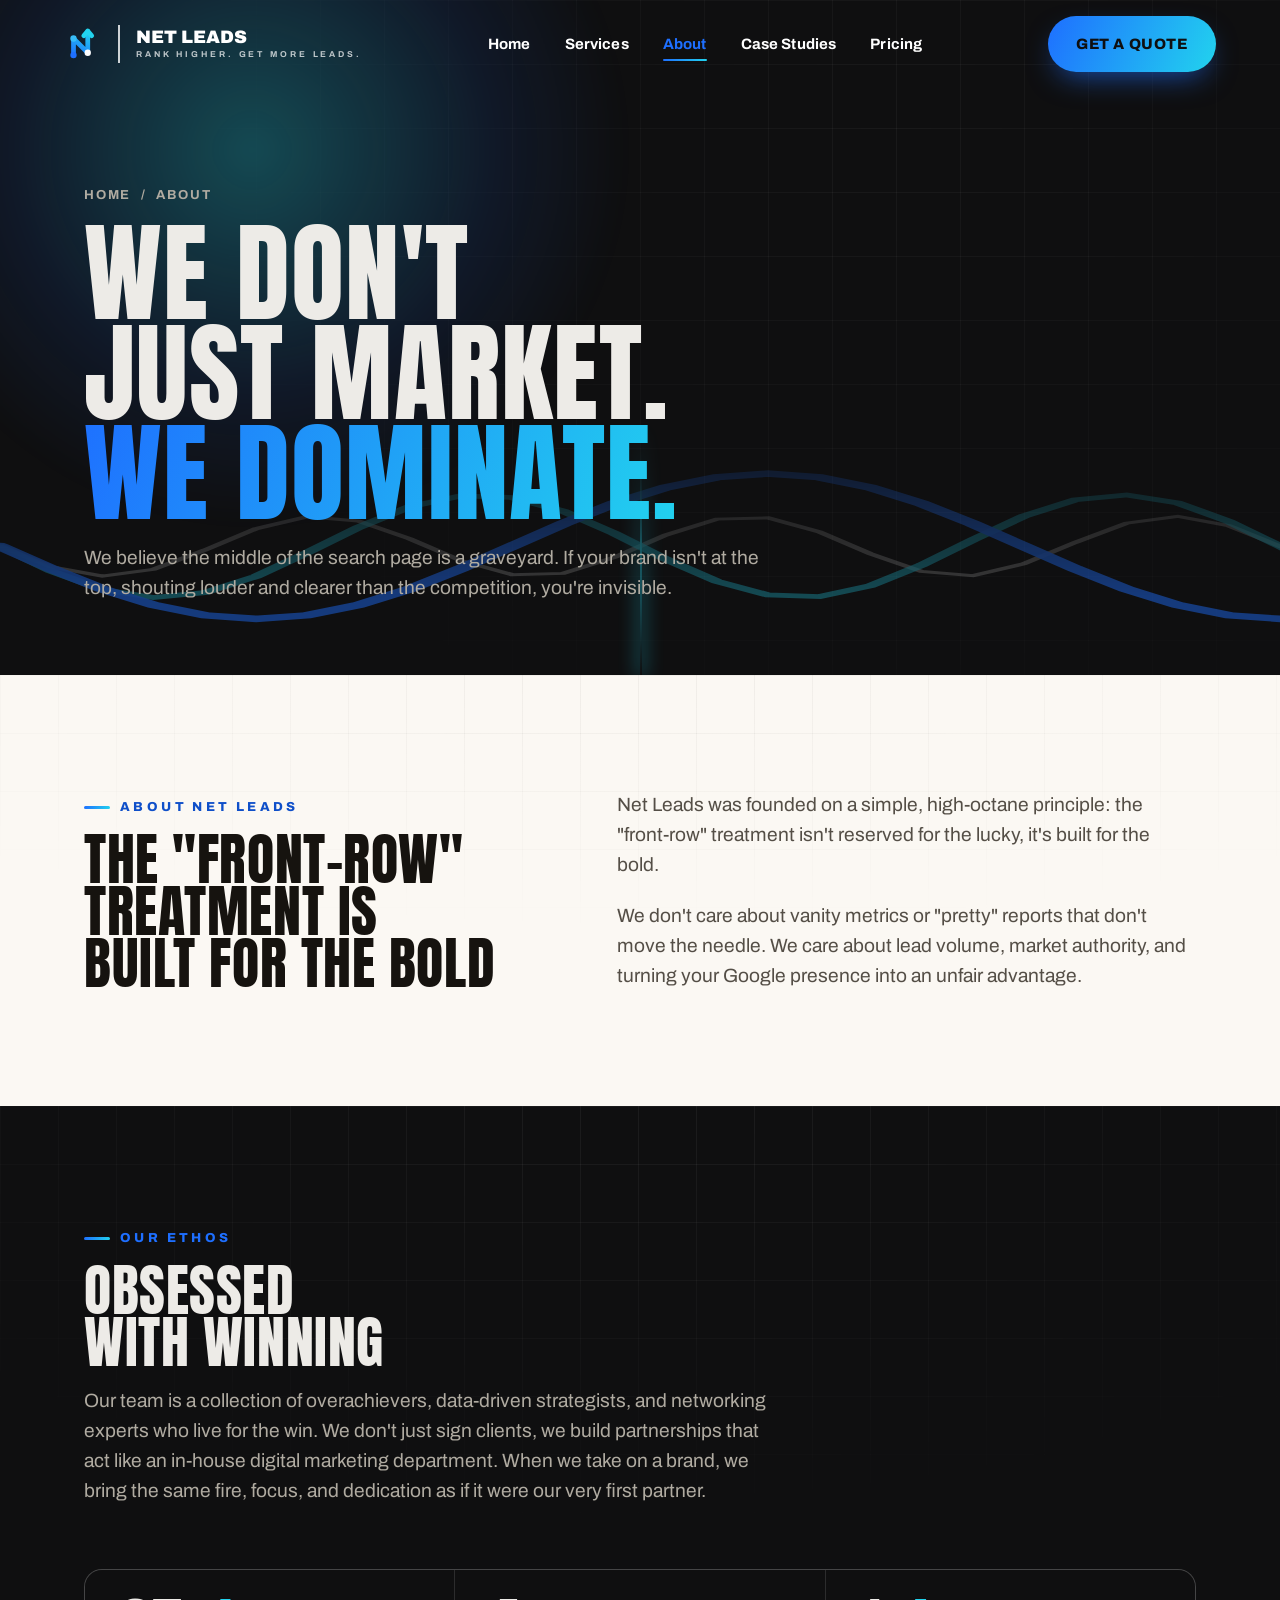
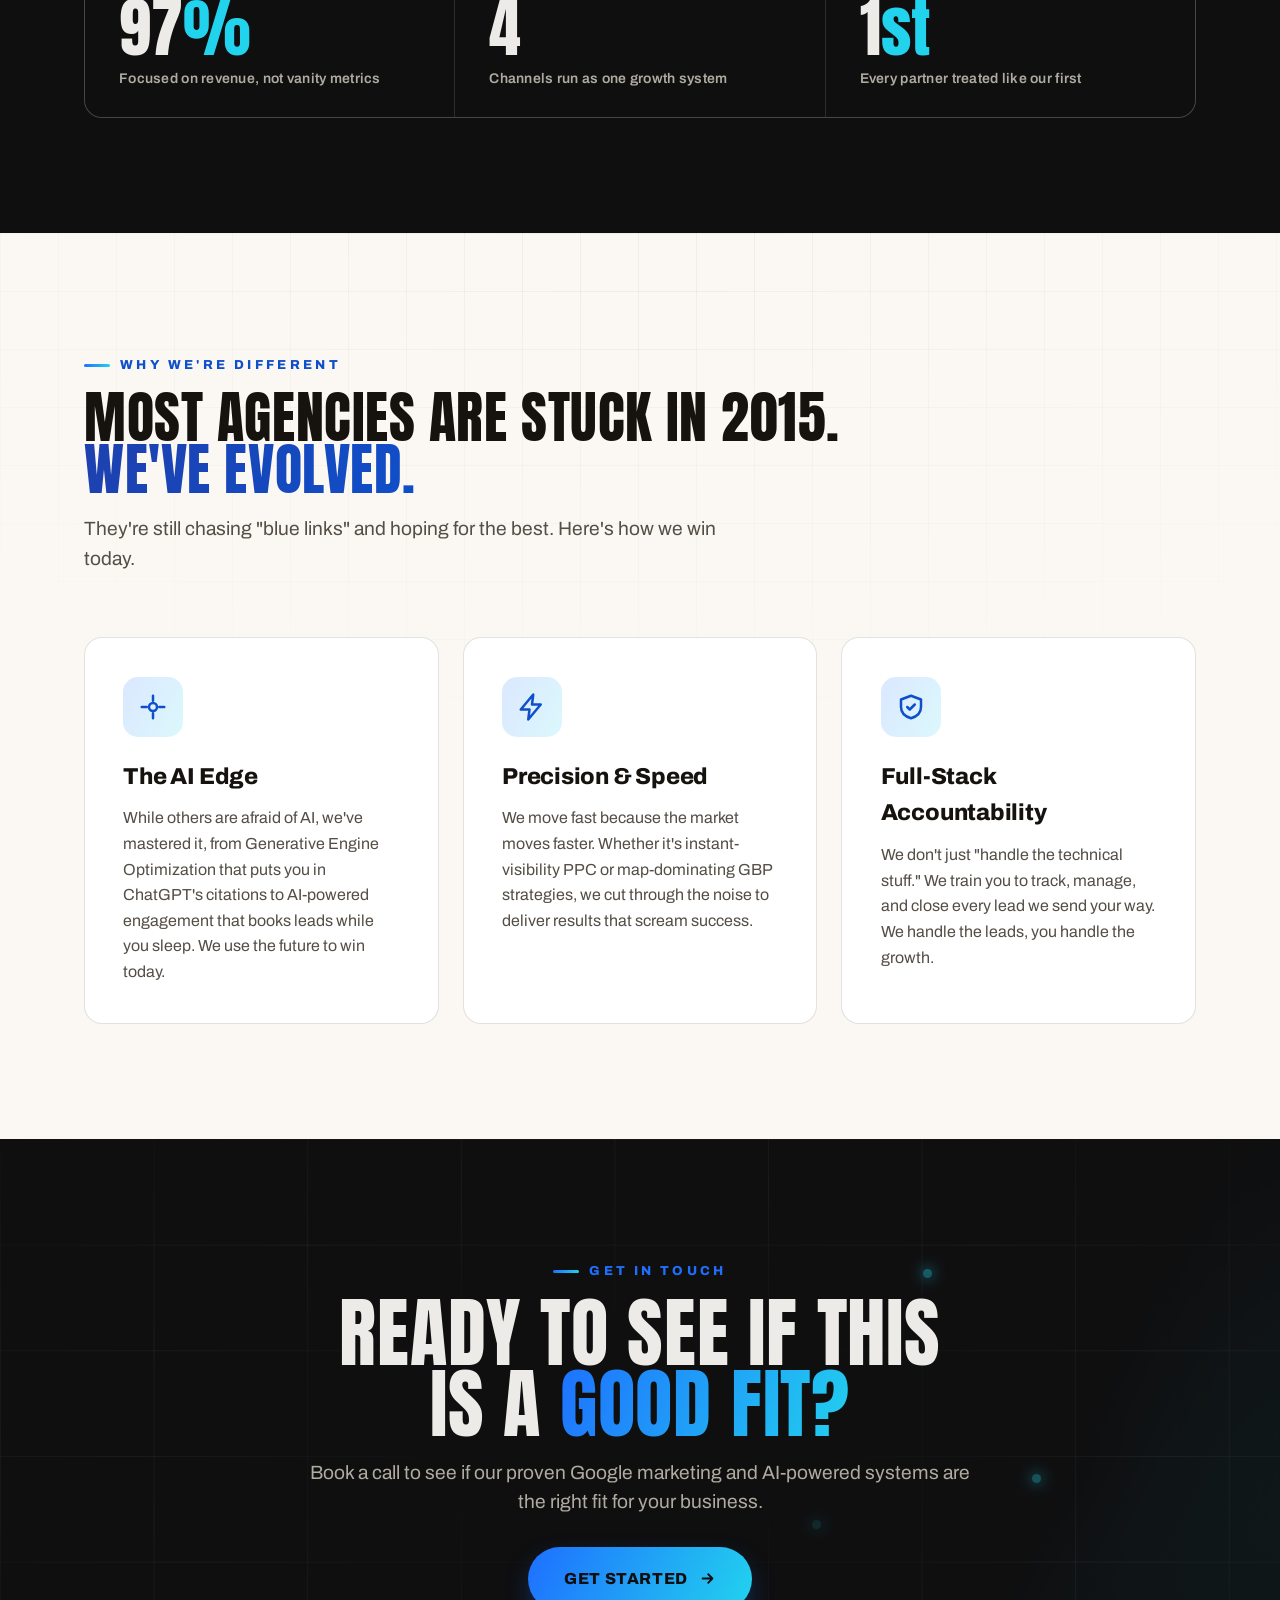
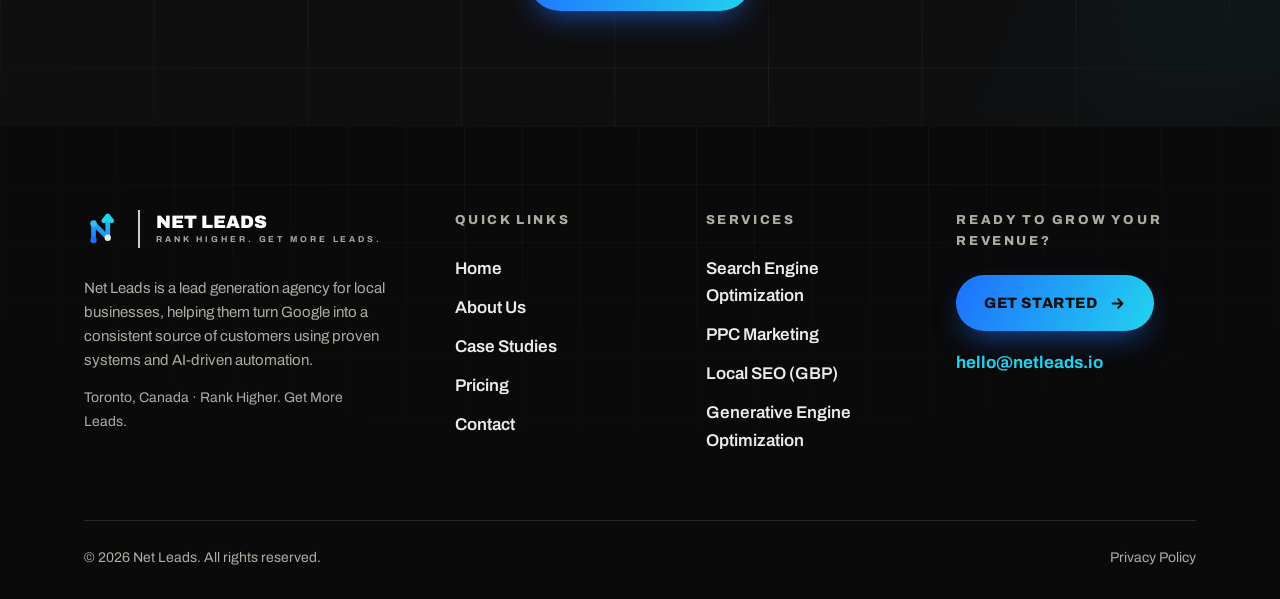
<file: about/index.html>
<!DOCTYPE html>
<html lang="en">
<head>
<meta charset="UTF-8" />
<script>if(location.pathname.endsWith('/index.html'))location.replace(location.pathname.replace(/index\.html$/,'')+location.search+location.hash);</script>
<meta name="viewport" content="width=device-width, initial-scale=1" />
<title>About | Net Leads</title>
<meta name="description" content="We don't just market. We dominate. The 'front-row' treatment isn't reserved for the lucky, it's built for the bold." />
<script>document.documentElement.className += " js";</script>
<link rel="preconnect" href="https://fonts.googleapis.com" />
<link rel="preconnect" href="https://fonts.gstatic.com" crossorigin />
<link href="https://fonts.googleapis.com/css2?family=Anton&family=Archivo:wght@400;500;600;700;800;900&display=swap" rel="stylesheet" />
<link rel="stylesheet" href="/styles.css" />
<link rel="stylesheet" href="/creatives.css" />
<link rel="icon" href="/assets/favicon.svg" type="image/svg+xml" />
<link rel="icon" type="image/png" sizes="32x32" href="/assets/favicon-32.png" />
<link rel="apple-touch-icon" href="/assets/favicon.png" />
<link rel="canonical" href="https://netleads.io/about/" />
<meta property="og:type" content="website" />
<meta property="og:site_name" content="Net Leads" />
<meta property="og:title" content="About | Net Leads" />
<meta property="og:description" content="We don't just market. We dominate. The 'front-row' treatment isn't reserved for the lucky, it's built for the bold." />
<meta property="og:url" content="https://netleads.io/about/" />
<meta property="og:image" content="https://netleads.io/assets/og.png" />
<meta name="twitter:card" content="summary_large_image" />
<meta name="twitter:title" content="About | Net Leads" />
<meta name="twitter:description" content="We don't just market. We dominate. The 'front-row' treatment isn't reserved for the lucky, it's built for the bold." />
<meta name="twitter:image" content="https://netleads.io/assets/og.png" />
</head>
<body>

<header class="nav">
  <a class="logo" href="/" aria-label="Net Leads home">
    <span class="netmark netmark--animate" aria-hidden="true"><svg viewBox="0 0 96 96" fill="none"><defs><linearGradient id="nlgNav" x1="24" y1="80" x2="60" y2="14" gradientUnits="userSpaceOnUse"><stop stop-color="#1E6FFF"/><stop offset="1" stop-color="#22D3EE"/></linearGradient></defs><path d="M24 76 V34 L60 70 V16" stroke="url(#nlgNav)" stroke-width="12" stroke-linecap="round" stroke-linejoin="round"/><path d="M50 27 L60 15 L70 27" stroke="#22D3EE" stroke-width="12" stroke-linecap="round" stroke-linejoin="round"/><circle class="nl-d1" cx="24" cy="76" r="8" fill="#1E6FFF"/><circle class="nl-d2" cx="24" cy="34" r="8" fill="#38BDF8"/><circle class="nl-d3" cx="60" cy="70" r="8" fill="currentColor"/></svg></span>
    <span class="divider" aria-hidden="true"></span>
    <span class="lockup"><span class="name">Net Leads</span><span class="tagline">Rank Higher. Get More Leads.</span></span>
  </a>
  <nav class="nav__links" aria-label="Primary">
    <a class="nav__link" href="/">Home</a>
    <div class="nav__item">
      <a class="nav__link" href="/services/">Services</a>
      <div class="nav__menu">
        <a href="/services/#seo">SEO Marketing</a>
        <a href="/services/#ppc">PPC Marketing</a>
        <a href="/services/#gbp">Local SEO (GBP)</a>
        <a href="/services/#geo">GEO Marketing</a>
      </div>
    </div>
    <a class="nav__link is-active" href="/about/">About</a>
    <a class="nav__link" href="/case-studies/">Case Studies</a>
    <a class="nav__link" href="/pricing/">Pricing</a>
  </nav>
  <div class="nav__right">
    <a class="btn btn--primary" href="/contact/">Get A Quote</a>
    <button class="nav__burger" aria-label="Menu"><span></span></button>
  </div>
</header>

<div class="drawer" aria-hidden="true">
  <a href="/">Home</a>
  <a href="/services/">Services</a>
  <a class="sub" href="/services/#seo">SEO Marketing</a>
  <a class="sub" href="/services/#ppc">PPC Marketing</a>
  <a class="sub" href="/services/#gbp">Local SEO (GBP)</a>
  <a class="sub" href="/services/#geo">GEO Marketing</a>
  <a href="/about/">About</a>
  <a href="/case-studies/">Case Studies</a>
  <a href="/pricing/">Pricing</a>
  <a class="btn btn--primary drawer__cta" href="/contact/">Get A Quote</a>
</div>

<!-- ===================== BANNER ===================== -->
<section class="banner">
  <div class="hero__bg" aria-hidden="true"><div class="hero__grid"></div><div class="hero__glow"></div><div class="hero__wave"><div class="creative" data-creative="wave"></div></div></div>
  <div class="wrap banner__inner">
    <span class="crumb" data-reveal><a href="/">Home</a> &nbsp;/&nbsp; About</span>
    <h1 class="display h-xxl" data-reveal data-d="1">We Don't Just Market.<br /><span class="grad-text">We Dominate.</span></h1>
    <p class="lead" data-reveal data-d="2">We believe the middle of the search page is a graveyard. If your brand isn't at the top, shouting louder and clearer than the competition, you're invisible.</p>
  </div>
</section>

<!-- ===================== ABOUT INTRO ===================== -->
<section class="section">
  <div class="wrap">
    <div class="quote-wrap" style="align-items:start">
      <div data-reveal>
        <span class="eyebrow">About Net Leads</span>
        <h2 class="display h-l" style="margin-top:16px">The "Front-Row" Treatment Is Built for the Bold</h2>
      </div>
      <div data-reveal data-d="1">
        <p class="lead" style="margin-bottom:22px"><a href="/">Net Leads</a> was founded on a simple, high-octane principle: the "front-row" treatment isn't reserved for the lucky, it's built for the bold.</p>
        <p class="lead">We don't care about vanity metrics or "pretty" reports that don't move the needle. We care about lead volume, market authority, and turning your Google presence into an unfair advantage.</p>
      </div>
    </div>
  </div>
</section>

<!-- ===================== ETHOS ===================== -->
<section class="section section--ink">
  <div class="wrap">
    <div class="head" data-reveal>
      <span class="eyebrow">Our Ethos</span>
      <h2 class="display h-l">Obsessed<br />With Winning</h2>
      <p class="lead">Our team is a collection of overachievers, data-driven strategists, and networking experts who live for the win. We don't just sign clients, we build partnerships that act like an in-house digital marketing department. When we take on a brand, we bring the same fire, focus, and dedication as if it were our very first partner.</p>
    </div>
    <div class="stats" data-reveal data-d="1" style="margin-top:clamp(40px,5vw,64px)">
      <div class="stat"><div class="stat__num"><span data-count="100">0</span><span class="unit">%</span></div><div class="stat__label">Focused on revenue, not vanity metrics</div></div>
      <div class="stat"><div class="stat__num"><span data-count="4">0</span></div><div class="stat__label">Channels run as one growth system</div></div>
      <div class="stat"><div class="stat__num">1<span class="unit">st</span></div><div class="stat__label">Every partner treated like our first</div></div>
    </div>
  </div>
</section>

<!-- ===================== WHY DIFFERENT ===================== -->
<section class="section">
  <div class="wrap">
    <div class="head" data-reveal>
      <span class="eyebrow">Why We're Different</span>
      <h2 class="display h-l">Most agencies are stuck in 2015.<br /><span class="grad-text">We've evolved.</span></h2>
      <p class="lead">They're still chasing "blue links" and hoping for the best. Here's how we win today.</p>
    </div>
    <div class="cards cards--three">
      <article class="card" data-reveal data-d="1">
        <div class="card__icon" aria-hidden="true"><svg viewBox="0 0 24 24" fill="none" stroke="currentColor" stroke-width="2" stroke-linecap="round" stroke-linejoin="round"><path d="M12 3v4M12 17v4M3 12h4M17 12h4"/><circle cx="12" cy="12" r="3.2"/></svg></div>
        <h3>The AI Edge</h3>
        <p>While others are afraid of AI, we've mastered it, from Generative Engine Optimization that puts you in ChatGPT's citations to AI-powered engagement that books leads while you sleep. We use the future to win today.</p>
      </article>
      <article class="card" data-reveal data-d="2">
        <div class="card__icon" aria-hidden="true"><svg viewBox="0 0 24 24" fill="none" stroke="currentColor" stroke-width="2" stroke-linecap="round" stroke-linejoin="round"><path d="M13 2 3 14h7l-1 8 10-12h-7l1-8Z"/></svg></div>
        <h3>Precision &amp; Speed</h3>
        <p>We move fast because the market moves faster. Whether it's instant-visibility PPC or map-dominating GBP strategies, we cut through the noise to deliver results that scream success.</p>
      </article>
      <article class="card" data-reveal data-d="3">
        <div class="card__icon" aria-hidden="true"><svg viewBox="0 0 24 24" fill="none" stroke="currentColor" stroke-width="2" stroke-linecap="round" stroke-linejoin="round"><path d="M12 3 4 6v6c0 5 3.4 7.7 8 9 4.6-1.3 8-4 8-9V6l-8-3Z"/><path d="m9 12 2 2 4-4"/></svg></div>
        <h3>Full-Stack Accountability</h3>
        <p>We don't just "handle the technical stuff." We train you to track, manage, and close every lead we send your way. We handle the leads, you handle the growth.</p>
      </article>
    </div>
  </div>
</section>

<!-- ===================== CTA BAND ===================== -->
<section class="section section--ink ctaband">
  <div class="ctaband__bg" aria-hidden="true"><div class="creative" data-creative="pulsegrid" data-blips="3"></div></div>
  <div class="wrap ctaband__inner" data-reveal>
    <span class="eyebrow eyebrow--center">Get In Touch</span>
    <h2 class="display h-xl" style="margin-top:16px">Ready to See If This<br />Is a <span class="grad-text">Good Fit?</span></h2>
    <p class="lead" style="margin:18px auto 0">Book a call to see if our proven Google marketing and AI-powered systems are the right fit for your business.</p>
    <a class="btn btn--primary btn--lg" href="/contact/">Get Started
      <svg viewBox="0 0 24 24" fill="none" stroke="currentColor" stroke-width="2.5" stroke-linecap="round" stroke-linejoin="round"><path d="M5 12h14M13 6l6 6-6 6"/></svg>
    </a>
  </div>
</section>

<!-- ===================== FOOTER ===================== -->
<footer class="footer">
  <div class="wrap">
    <div class="footer__top">
      <div class="footer__brand">
        <a class="logo" href="/" style="color:#fff" aria-label="Net Leads home">
          <span class="netmark" aria-hidden="true"><svg viewBox="0 0 96 96" fill="none"><defs><linearGradient id="nlgFoot" x1="24" y1="80" x2="60" y2="14" gradientUnits="userSpaceOnUse"><stop stop-color="#1E6FFF"/><stop offset="1" stop-color="#22D3EE"/></linearGradient></defs><path d="M24 76 V34 L60 70 V16" stroke="url(#nlgFoot)" stroke-width="12" stroke-linecap="round" stroke-linejoin="round"/><path d="M50 27 L60 15 L70 27" stroke="#22D3EE" stroke-width="12" stroke-linecap="round" stroke-linejoin="round"/><circle cx="24" cy="76" r="8" fill="#1E6FFF"/><circle cx="24" cy="34" r="8" fill="#38BDF8"/><circle cx="60" cy="70" r="8" fill="#EDEBE7"/></svg></span>
          <span class="divider" aria-hidden="true"></span>
          <span class="lockup"><span class="name">Net Leads</span><span class="tagline">Rank Higher. Get More Leads.</span></span>
        </a>
        <p>Net Leads is a lead generation agency for local businesses, helping them turn Google into a consistent source of customers using proven systems and AI-driven automation.</p>
        <p class="footer__nap" style="margin-top:14px;font-size:14px;line-height:1.7;color:var(--text-onink-mut)">Toronto, Canada &middot; Rank Higher. Get More Leads.</p>
      </div>
      <div class="footer__col">
        <h4>Quick Links</h4>
        <a href="/">Home</a>
        <a href="/about/">About Us</a>
        <a href="/case-studies/">Case Studies</a>
  <a href="/pricing/">Pricing</a>
        <a href="/contact/">Contact</a>
      </div>
      <div class="footer__col">
        <h4>Services</h4>
        <a href="/services/#seo">Search Engine Optimization</a>
        <a href="/services/#ppc">PPC Marketing</a>
        <a href="/services/#gbp">Local SEO (GBP)</a>
        <a href="/services/#geo">Generative Engine Optimization</a>
      </div>
      <div class="footer__cta">
        <h4>Ready to grow your revenue?</h4>
        <a class="btn btn--primary" href="/contact/">Get Started
          <svg viewBox="0 0 24 24" fill="none" stroke="currentColor" stroke-width="2.5" stroke-linecap="round" stroke-linejoin="round"><path d="M5 12h14M13 6l6 6-6 6"/></svg>
        </a>
        <a class="mail" href="mailto:hello@netleads.io">hello@netleads.io</a>
      </div>
    </div>
    <div class="footer__bottom">
      <span>© <span data-year>2026</span> Net Leads. All rights reserved.</span>
      <a href="#">Privacy Policy</a>
    </div>
  </div>
</footer>

<script src="/app.js"></script>
<script src="/creatives.js"></script>
</body>
</html>
</file>
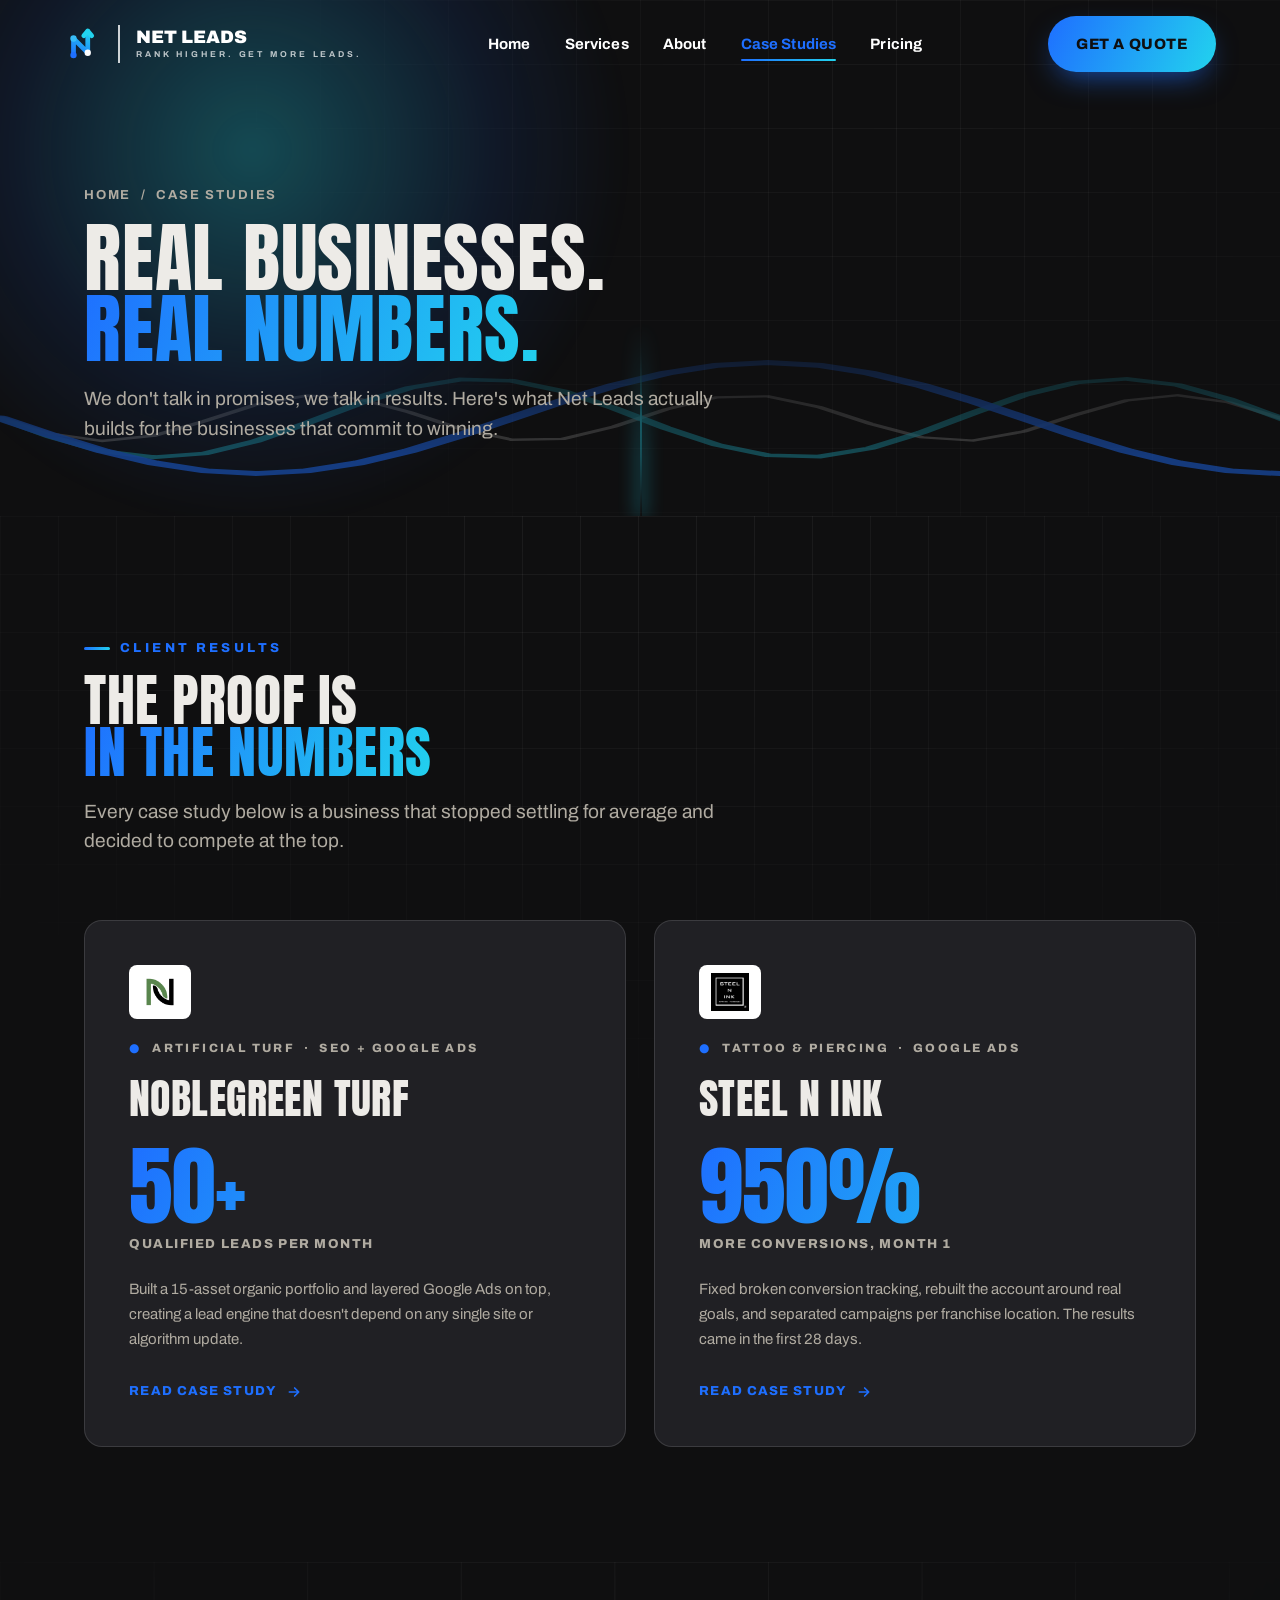
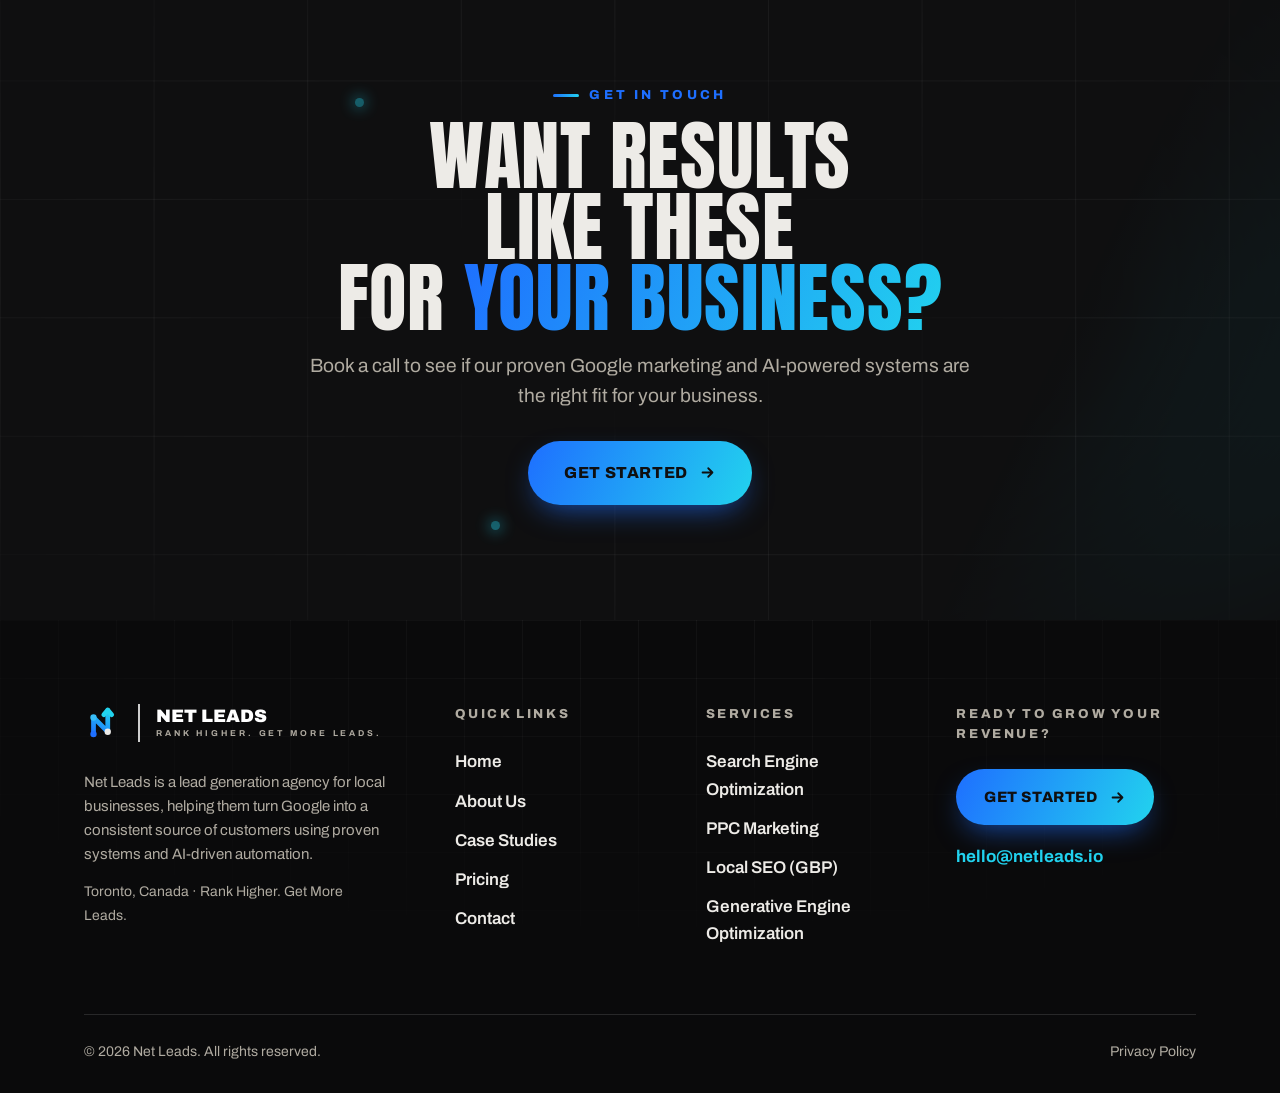
<file: case-studies/index.html>
<!DOCTYPE html>
<html lang="en">
<head>
<meta charset="UTF-8" />
<script>if(location.pathname.endsWith('/index.html'))location.replace(location.pathname.replace(/index\.html$/,'')+location.search+location.hash);</script>
<meta name="viewport" content="width=device-width, initial-scale=1" />
<title>Case Studies | Net Leads</title>
<meta name="description" content="Real results from real businesses. See how Net Leads drives qualified leads and measurable growth through SEO, PPC, and Google Ads." />
<script>document.documentElement.className += " js";</script>
<link rel="preconnect" href="https://fonts.googleapis.com" />
<link rel="preconnect" href="https://fonts.gstatic.com" crossorigin />
<link href="https://fonts.googleapis.com/css2?family=Anton&family=Archivo:wght@400;500;600;700;800;900&display=swap" rel="stylesheet" />
<link rel="stylesheet" href="/styles.css" />
<link rel="stylesheet" href="/creatives.css" />
<link rel="icon" href="/assets/favicon.svg" type="image/svg+xml" />
<link rel="icon" type="image/png" sizes="32x32" href="/assets/favicon-32.png" />
<link rel="apple-touch-icon" href="/assets/favicon.png" />
<link rel="canonical" href="https://netleads.io/case-studies/" />
<meta property="og:type" content="website" />
<meta property="og:site_name" content="Net Leads" />
<meta property="og:title" content="Case Studies | Net Leads" />
<meta property="og:description" content="Real results from real businesses. See how Net Leads drives qualified leads and measurable growth through SEO, PPC, and Google Ads." />
<meta property="og:url" content="https://netleads.io/case-studies/" />
<meta property="og:image" content="https://netleads.io/assets/og.png" />
<meta name="twitter:card" content="summary_large_image" />
<meta name="twitter:title" content="Case Studies | Net Leads" />
<meta name="twitter:description" content="Real results from real businesses. See how Net Leads drives qualified leads and measurable growth through SEO, PPC, and Google Ads." />
<meta name="twitter:image" content="https://netleads.io/assets/og.png" />
<style>
.cs-grid { display: grid; grid-template-columns: repeat(auto-fit, minmax(320px, 1fr)); gap: 28px; margin-top: clamp(40px, 5vw, 64px); }
.cs-card { background: var(--ink-3); border: 1px solid var(--line-onink); border-radius: var(--r); padding: clamp(28px, 4vw, 44px); display: flex; flex-direction: column; transition: transform .2s ease, border-color .25s; }
.cs-card:hover { transform: translateY(-5px); border-color: var(--orange); }
.cs-card__tag { font-size: 12px; font-weight: 800; letter-spacing: .2em; text-transform: uppercase; color: var(--text-onink-mut); margin-bottom: 20px; }
.cs-card__tag span { color: var(--orange); margin-right: 6px; }
.cs-card__name { font-family: var(--font-display); font-size: clamp(28px, 3.5vw, 42px); color: var(--text-onink); line-height: 1; text-transform: uppercase; letter-spacing: .01em; }
.cs-card__result { font-family: var(--font-display); font-size: clamp(56px, 7vw, 88px); line-height: 1; background: var(--grad); -webkit-background-clip: text; background-clip: text; -webkit-text-fill-color: transparent; color: transparent; margin: 22px 0 4px; }
.cs-card__result-label { font-size: 13px; font-weight: 800; color: var(--text-onink-mut); text-transform: uppercase; letter-spacing: .12em; margin-bottom: 22px; }
.cs-card__desc { font-size: 15px; color: var(--text-onink-mut); line-height: 1.65; flex: 1; margin-bottom: 30px; }
.cs-card__link { display: inline-flex; align-items: center; gap: 8px; font-size: 13px; font-weight: 800; letter-spacing: .1em; text-transform: uppercase; color: var(--orange); transition: gap .2s; }
.cs-card__link svg { width: 16px; height: 16px; transition: transform .2s; }
.cs-card__link:hover { gap: 14px; }
.cs-card__link:hover svg { transform: translateX(3px); }
</style>
</head>
<body>

<header class="nav">
  <a class="logo" href="/" aria-label="Net Leads home">
    <span class="netmark netmark--animate" aria-hidden="true"><svg viewBox="0 0 96 96" fill="none"><defs><linearGradient id="nlgNav" x1="24" y1="80" x2="60" y2="14" gradientUnits="userSpaceOnUse"><stop stop-color="#1E6FFF"/><stop offset="1" stop-color="#22D3EE"/></linearGradient></defs><path d="M24 76 V34 L60 70 V16" stroke="url(#nlgNav)" stroke-width="12" stroke-linecap="round" stroke-linejoin="round"/><path d="M50 27 L60 15 L70 27" stroke="#22D3EE" stroke-width="12" stroke-linecap="round" stroke-linejoin="round"/><circle class="nl-d1" cx="24" cy="76" r="8" fill="#1E6FFF"/><circle class="nl-d2" cx="24" cy="34" r="8" fill="#38BDF8"/><circle class="nl-d3" cx="60" cy="70" r="8" fill="currentColor"/></svg></span>
    <span class="divider" aria-hidden="true"></span>
    <span class="lockup"><span class="name">Net Leads</span><span class="tagline">Rank Higher. Get More Leads.</span></span>
  </a>
  <nav class="nav__links" aria-label="Primary">
    <a class="nav__link" href="/">Home</a>
    <div class="nav__item">
      <a class="nav__link" href="/services/">Services</a>
      <div class="nav__menu">
        <a href="/services/#seo">SEO Marketing</a>
        <a href="/services/#ppc">PPC Marketing</a>
        <a href="/services/#gbp">Local SEO (GBP)</a>
        <a href="/services/#geo">GEO Marketing</a>
      </div>
    </div>
    <a class="nav__link" href="/about/">About</a>
    <a class="nav__link is-active" href="/case-studies/">Case Studies</a>
    <a class="nav__link" href="/pricing/">Pricing</a>
  </nav>
  <div class="nav__right">
    <a class="btn btn--primary" href="/contact/">Get A Quote</a>
    <button class="nav__burger" aria-label="Menu"><span></span></button>
  </div>
</header>

<div class="drawer" aria-hidden="true">
  <a href="/">Home</a>
  <a href="/services/">Services</a>
  <a class="sub" href="/services/#seo">SEO Marketing</a>
  <a class="sub" href="/services/#ppc">PPC Marketing</a>
  <a class="sub" href="/services/#gbp">Local SEO (GBP)</a>
  <a class="sub" href="/services/#geo">GEO Marketing</a>
  <a href="/about/">About</a>
  <a href="/case-studies/">Case Studies</a>
  <a href="/pricing/">Pricing</a>
  <a class="btn btn--primary drawer__cta" href="/contact/">Get A Quote</a>
</div>

<!-- ===================== BANNER ===================== -->
<section class="banner">
  <div class="hero__bg" aria-hidden="true"><div class="hero__grid"></div><div class="hero__glow"></div><div class="hero__wave"><div class="creative" data-creative="wave"></div></div></div>
  <div class="wrap banner__inner">
    <span class="crumb" data-reveal><a href="/">Home</a> &nbsp;/&nbsp; Case Studies</span>
    <h1 class="display h-xl" data-reveal data-d="1">Real Businesses.<br /><span class="grad-text">Real Numbers.</span></h1>
    <p class="lead" data-reveal data-d="2">We don't talk in promises, we talk in results. Here's what <a href="/">Net Leads</a> actually builds for the businesses that commit to winning.</p>
  </div>
</section>

<!-- ===================== CASE STUDY CARDS ===================== -->
<section class="section section--ink">
  <div class="wrap">
    <div class="head" data-reveal>
      <span class="eyebrow">Client Results</span>
      <h2 class="display h-l">The Proof Is<br /><span class="grad-text">In the Numbers</span></h2>
      <p class="lead">Every case study below is a business that stopped settling for average and decided to compete at the top.</p>
    </div>
    <div class="cs-grid">
      <article class="cs-card" data-reveal data-d="1">
        <div class="client-logo"><img src="/assets/noblegreen-logo.png" alt="Noblegreen Turf" /></div>
        <div class="cs-card__tag"><span>●</span> Artificial Turf &nbsp;·&nbsp; SEO + Google Ads</div>
        <div class="cs-card__name">Noblegreen Turf</div>
        <div class="cs-card__result">50+</div>
        <div class="cs-card__result-label">Qualified leads per month</div>
        <p class="cs-card__desc">Built a 15-asset organic portfolio and layered Google Ads on top, creating a lead engine that doesn't depend on any single site or algorithm update.</p>
        <a class="cs-card__link" href="/case-study-noblegreen-turf/">Read Case Study
          <svg viewBox="0 0 24 24" fill="none" stroke="currentColor" stroke-width="2.5" stroke-linecap="round" stroke-linejoin="round"><path d="M5 12h14M13 6l6 6-6 6"/></svg>
        </a>
      </article>
      <article class="cs-card" data-reveal data-d="2">
        <div class="client-logo"><img src="/assets/steel-n-ink-logo.png" alt="Steel N Ink" /></div>
        <div class="cs-card__tag"><span>●</span> Tattoo &amp; Piercing &nbsp;·&nbsp; Google Ads</div>
        <div class="cs-card__name">Steel N Ink</div>
        <div class="cs-card__result">950%</div>
        <div class="cs-card__result-label">More conversions, Month 1</div>
        <p class="cs-card__desc">Fixed broken conversion tracking, rebuilt the account around real goals, and separated campaigns per franchise location. The results came in the first 28 days.</p>
        <a class="cs-card__link" href="/case-study-steel-n-ink/">Read Case Study
          <svg viewBox="0 0 24 24" fill="none" stroke="currentColor" stroke-width="2.5" stroke-linecap="round" stroke-linejoin="round"><path d="M5 12h14M13 6l6 6-6 6"/></svg>
        </a>
      </article>
    </div>
  </div>
</section>

<!-- ===================== CTA BAND ===================== -->
<section class="section section--ink ctaband">
  <div class="ctaband__bg" aria-hidden="true"><div class="creative" data-creative="pulsegrid" data-blips="3"></div></div>
  <div class="wrap ctaband__inner" data-reveal>
    <span class="eyebrow eyebrow--center">Get In Touch</span>
    <h2 class="display h-xl" style="margin-top:16px">Want Results Like These<br />For <span class="grad-text">Your Business?</span></h2>
    <p class="lead" style="margin:18px auto 0">Book a call to see if our proven Google marketing and AI-powered systems are the right fit for your business.</p>
    <a class="btn btn--primary btn--lg" href="/contact/">Get Started
      <svg viewBox="0 0 24 24" fill="none" stroke="currentColor" stroke-width="2.5" stroke-linecap="round" stroke-linejoin="round"><path d="M5 12h14M13 6l6 6-6 6"/></svg>
    </a>
  </div>
</section>

<!-- ===================== FOOTER ===================== -->
<footer class="footer">
  <div class="wrap">
    <div class="footer__top">
      <div class="footer__brand">
        <a class="logo" href="/" style="color:#fff" aria-label="Net Leads home">
          <span class="netmark" aria-hidden="true"><svg viewBox="0 0 96 96" fill="none"><defs><linearGradient id="nlgFoot" x1="24" y1="80" x2="60" y2="14" gradientUnits="userSpaceOnUse"><stop stop-color="#1E6FFF"/><stop offset="1" stop-color="#22D3EE"/></linearGradient></defs><path d="M24 76 V34 L60 70 V16" stroke="url(#nlgFoot)" stroke-width="12" stroke-linecap="round" stroke-linejoin="round"/><path d="M50 27 L60 15 L70 27" stroke="#22D3EE" stroke-width="12" stroke-linecap="round" stroke-linejoin="round"/><circle cx="24" cy="76" r="8" fill="#1E6FFF"/><circle cx="24" cy="34" r="8" fill="#38BDF8"/><circle cx="60" cy="70" r="8" fill="#EDEBE7"/></svg></span>
          <span class="divider" aria-hidden="true"></span>
          <span class="lockup"><span class="name">Net Leads</span><span class="tagline">Rank Higher. Get More Leads.</span></span>
        </a>
        <p>Net Leads is a lead generation agency for local businesses, helping them turn Google into a consistent source of customers using proven systems and AI-driven automation.</p>
        <p class="footer__nap" style="margin-top:14px;font-size:14px;line-height:1.7;color:var(--text-onink-mut)">Toronto, Canada &middot; Rank Higher. Get More Leads.</p>
      </div>
      <div class="footer__col">
        <h4>Quick Links</h4>
        <a href="/">Home</a>
        <a href="/about/">About Us</a>
        <a href="/case-studies/">Case Studies</a>
  <a href="/pricing/">Pricing</a>
        <a href="/contact/">Contact</a>
      </div>
      <div class="footer__col">
        <h4>Services</h4>
        <a href="/services/#seo">Search Engine Optimization</a>
        <a href="/services/#ppc">PPC Marketing</a>
        <a href="/services/#gbp">Local SEO (GBP)</a>
        <a href="/services/#geo">Generative Engine Optimization</a>
      </div>
      <div class="footer__cta">
        <h4>Ready to grow your revenue?</h4>
        <a class="btn btn--primary" href="/contact/">Get Started
          <svg viewBox="0 0 24 24" fill="none" stroke="currentColor" stroke-width="2.5" stroke-linecap="round" stroke-linejoin="round"><path d="M5 12h14M13 6l6 6-6 6"/></svg>
        </a>
        <a class="mail" href="mailto:hello@netleads.io">hello@netleads.io</a>
      </div>
    </div>
    <div class="footer__bottom">
      <span>© <span data-year>2026</span> Net Leads. All rights reserved.</span>
      <a href="#">Privacy Policy</a>
    </div>
  </div>
</footer>

<script src="/app.js"></script>
<script src="/creatives.js"></script>
</body>
</html>
</file>
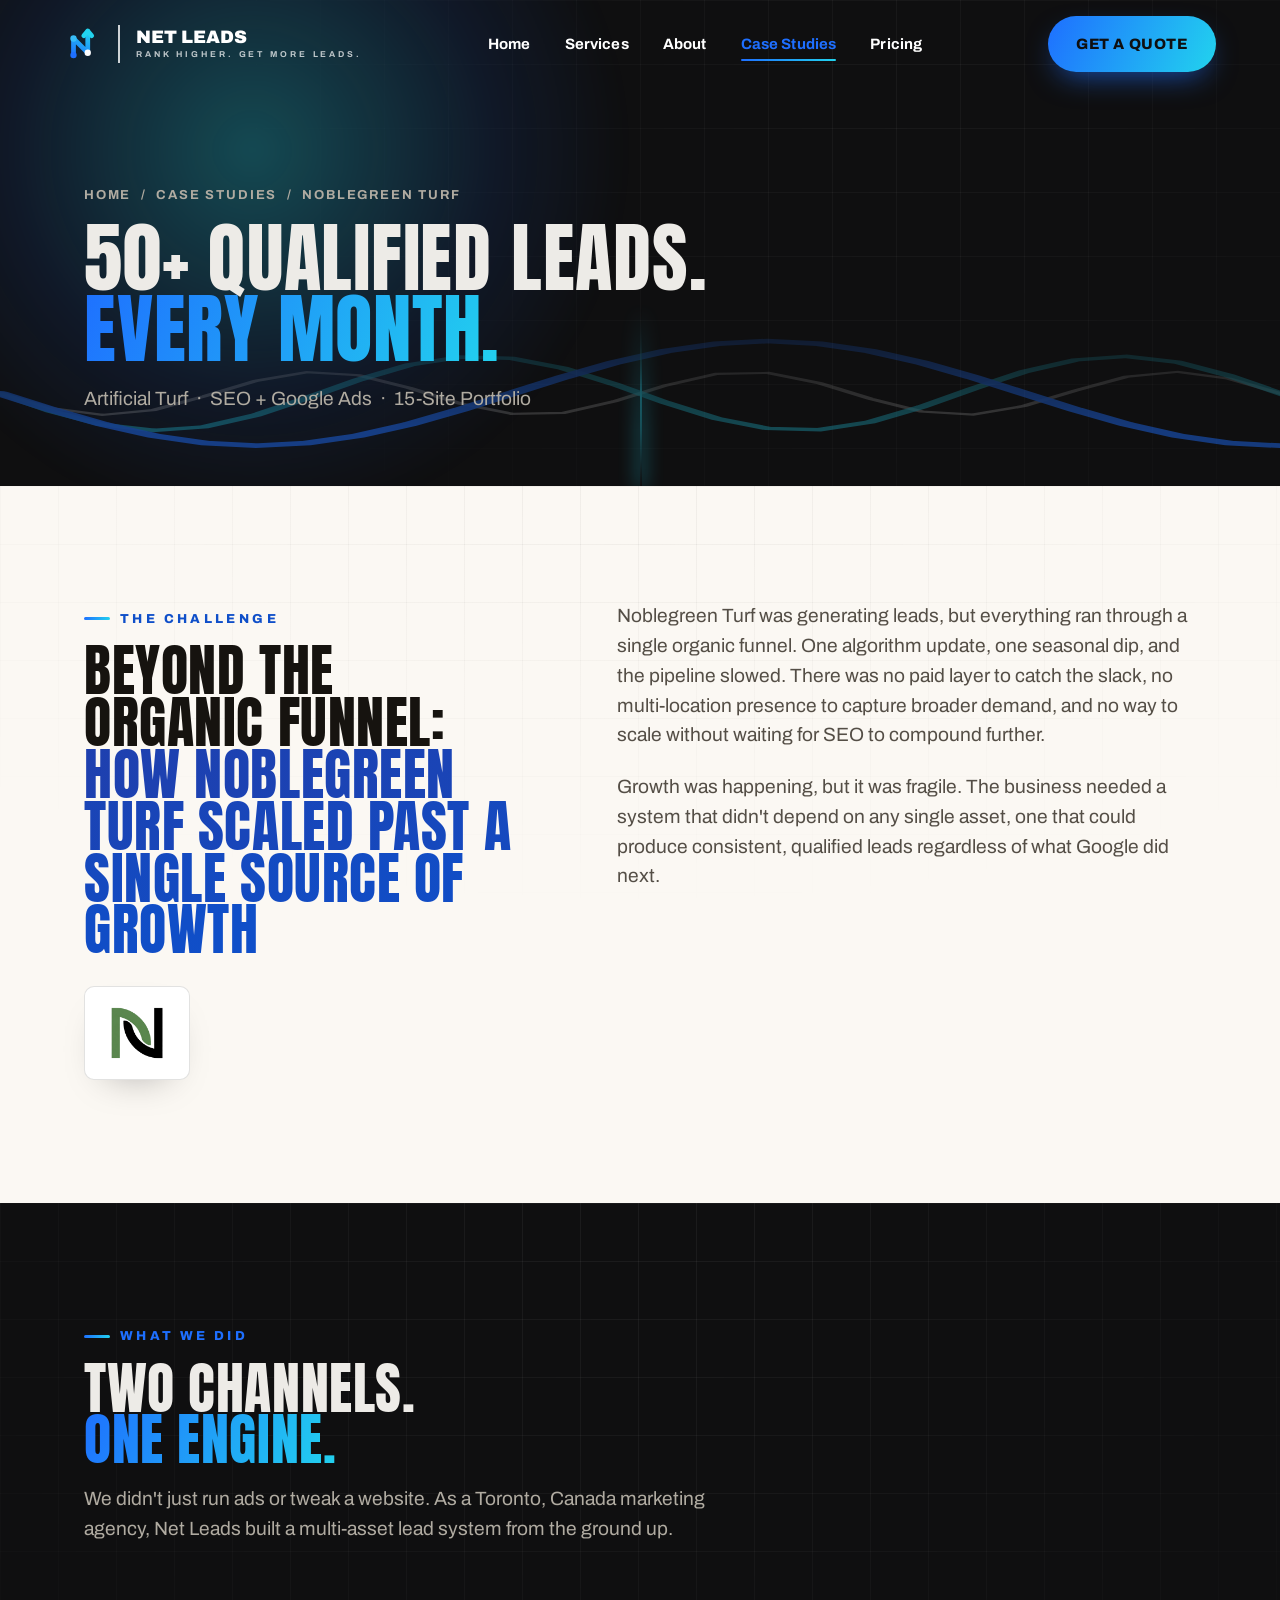
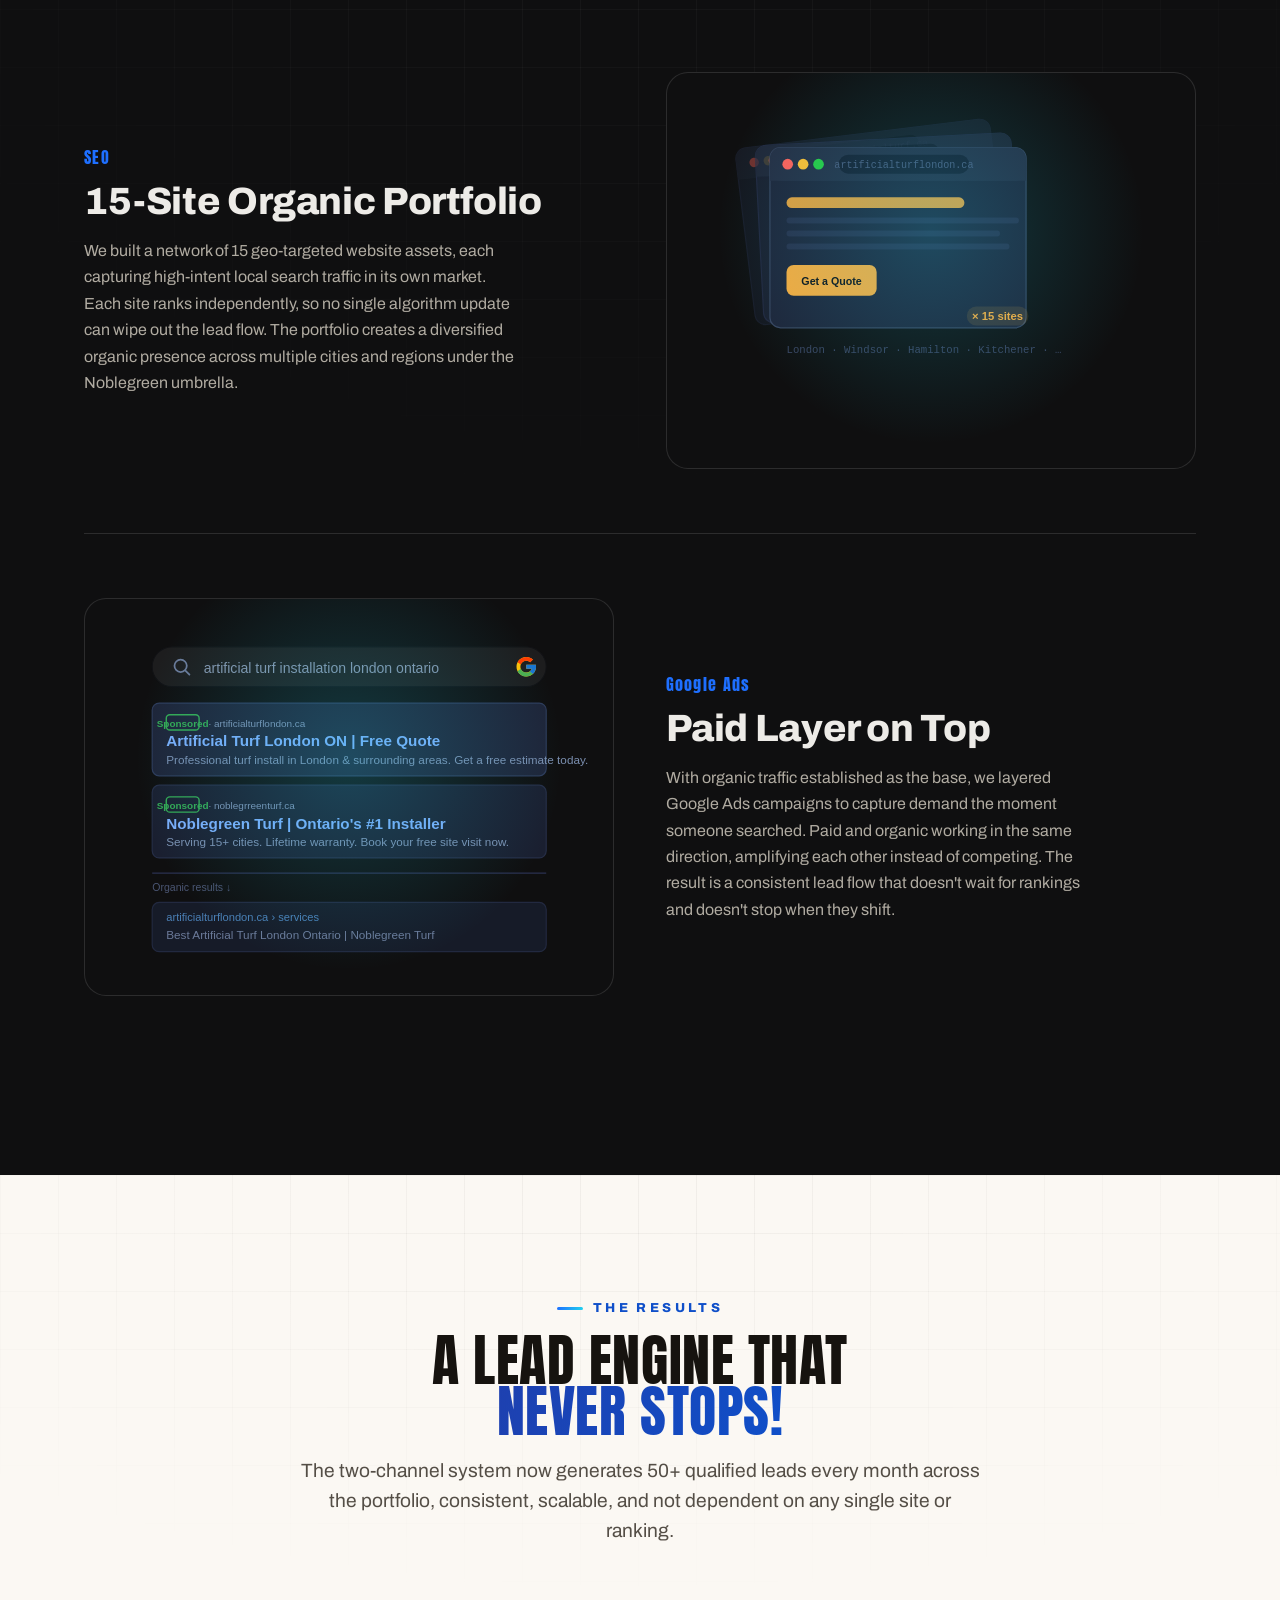
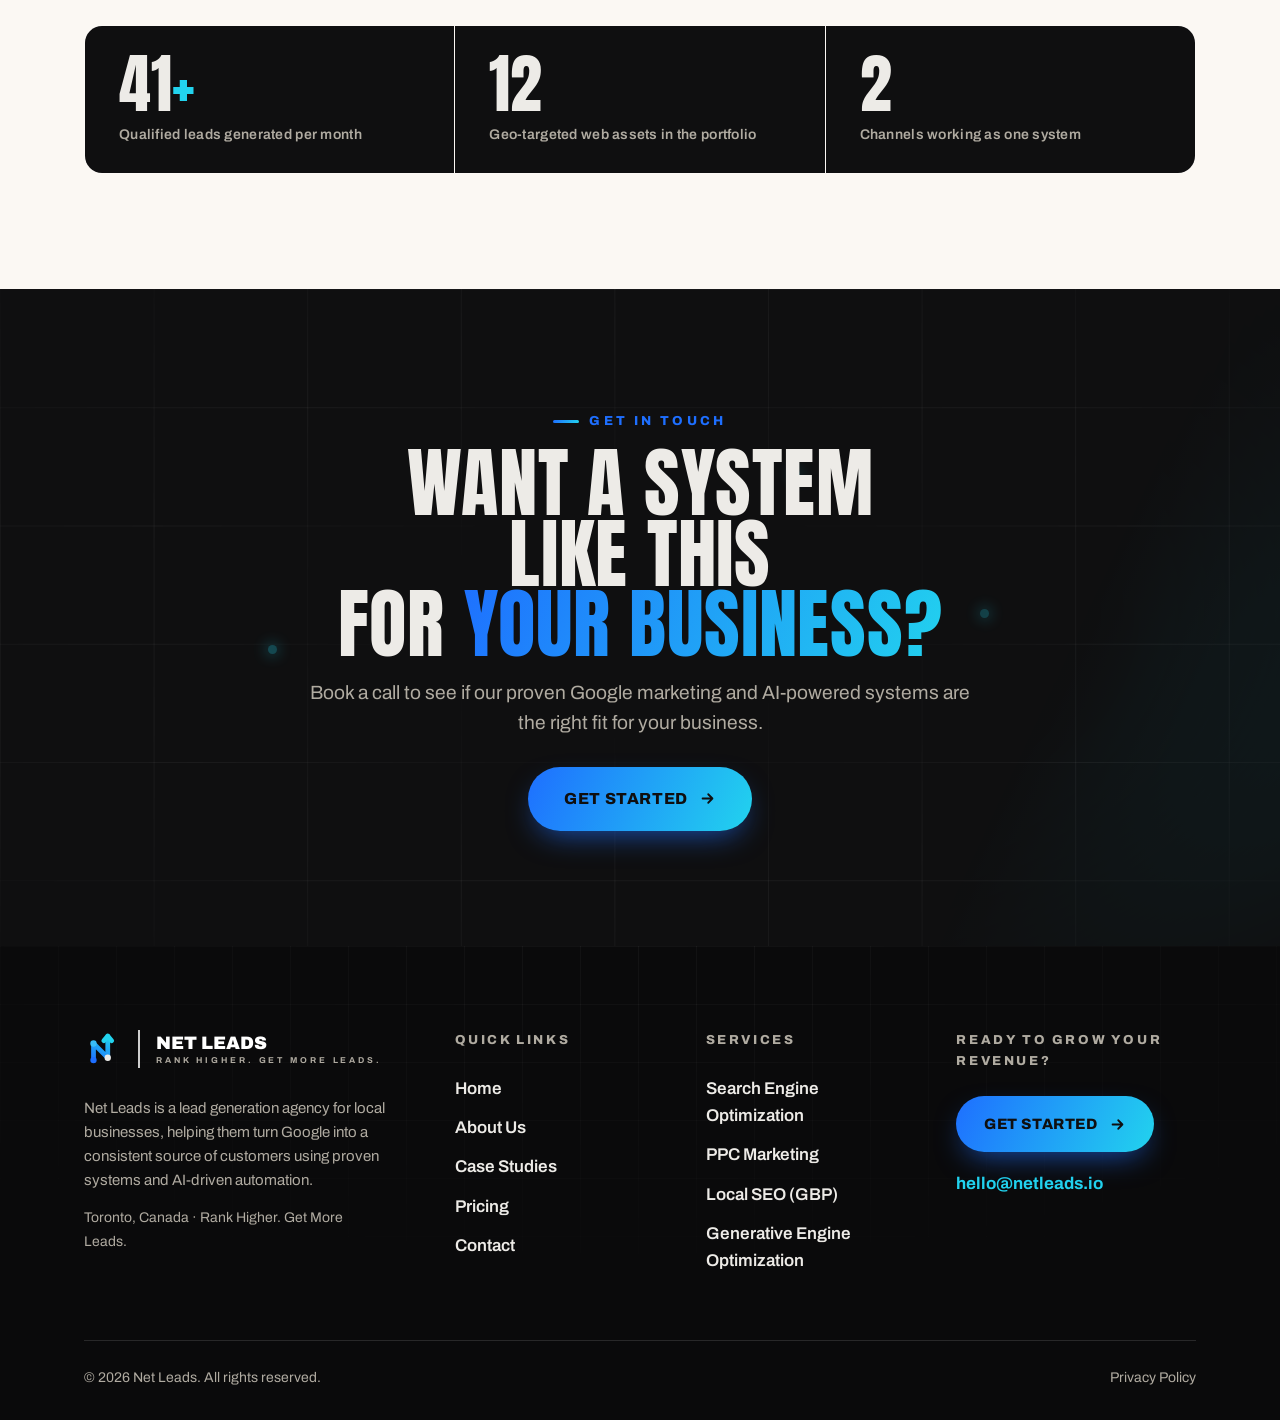
<file: case-study-noblegreen-turf/index.html>
<!DOCTYPE html>
<html lang="en">
<head>
<meta charset="UTF-8" />
<script>if(location.pathname.endsWith('/index.html'))location.replace(location.pathname.replace(/index\.html$/,'')+location.search+location.hash);</script>
<meta name="viewport" content="width=device-width, initial-scale=1" />
<title>Noblegreen Turf Case Study | Net Leads</title>
<meta name="description" content="How Net Leads built a 15-site organic portfolio and layered Google Ads to generate 50+ qualified leads per month for Noblegreen Turf." />
<script>document.documentElement.className += " js";</script>
<link rel="preconnect" href="https://fonts.googleapis.com" />
<link rel="preconnect" href="https://fonts.gstatic.com" crossorigin />
<link href="https://fonts.googleapis.com/css2?family=Anton&family=Archivo:wght@400;500;600;700;800;900&display=swap" rel="stylesheet" />
<link rel="stylesheet" href="/styles.css" />
<link rel="stylesheet" href="/creatives.css" />
<link rel="icon" href="/assets/favicon.svg" type="image/svg+xml" />
<link rel="icon" type="image/png" sizes="32x32" href="/assets/favicon-32.png" />
<link rel="apple-touch-icon" href="/assets/favicon.png" />
<link rel="canonical" href="https://netleads.io/case-study-noblegreen-turf/" />
<meta property="og:type" content="article" />
<meta property="og:site_name" content="Net Leads" />
<meta property="og:title" content="Noblegreen Turf Case Study | Net Leads" />
<meta property="og:description" content="How Net Leads built a 15-site organic portfolio and layered Google Ads to generate 50+ qualified leads per month for Noblegreen Turf." />
<meta property="og:url" content="https://netleads.io/case-study-noblegreen-turf/" />
<meta property="og:image" content="https://netleads.io/assets/og.png" />
<meta name="twitter:card" content="summary_large_image" />
<meta name="twitter:title" content="Noblegreen Turf Case Study | Net Leads" />
<meta name="twitter:description" content="How Net Leads built a 15-site organic portfolio and layered Google Ads to generate 50+ qualified leads per month for Noblegreen Turf." />
<meta name="twitter:image" content="https://netleads.io/assets/og.png" />
</head>
<body>

<header class="nav">
  <a class="logo" href="/" aria-label="Net Leads home">
    <span class="netmark netmark--animate" aria-hidden="true"><svg viewBox="0 0 96 96" fill="none"><defs><linearGradient id="nlgNav" x1="24" y1="80" x2="60" y2="14" gradientUnits="userSpaceOnUse"><stop stop-color="#1E6FFF"/><stop offset="1" stop-color="#22D3EE"/></linearGradient></defs><path d="M24 76 V34 L60 70 V16" stroke="url(#nlgNav)" stroke-width="12" stroke-linecap="round" stroke-linejoin="round"/><path d="M50 27 L60 15 L70 27" stroke="#22D3EE" stroke-width="12" stroke-linecap="round" stroke-linejoin="round"/><circle class="nl-d1" cx="24" cy="76" r="8" fill="#1E6FFF"/><circle class="nl-d2" cx="24" cy="34" r="8" fill="#38BDF8"/><circle class="nl-d3" cx="60" cy="70" r="8" fill="currentColor"/></svg></span>
    <span class="divider" aria-hidden="true"></span>
    <span class="lockup"><span class="name">Net Leads</span><span class="tagline">Rank Higher. Get More Leads.</span></span>
  </a>
  <nav class="nav__links" aria-label="Primary">
    <a class="nav__link" href="/">Home</a>
    <div class="nav__item">
      <a class="nav__link" href="/services/">Services</a>
      <div class="nav__menu">
        <a href="/services/#seo">SEO Marketing</a>
        <a href="/services/#ppc">PPC Marketing</a>
        <a href="/services/#gbp">Local SEO (GBP)</a>
        <a href="/services/#geo">GEO Marketing</a>
      </div>
    </div>
    <a class="nav__link" href="/about/">About</a>
    <a class="nav__link is-active" href="/case-studies/">Case Studies</a>
    <a class="nav__link" href="/pricing/">Pricing</a>
  </nav>
  <div class="nav__right">
    <a class="btn btn--primary" href="/contact/">Get A Quote</a>
    <button class="nav__burger" aria-label="Menu"><span></span></button>
  </div>
</header>

<div class="drawer" aria-hidden="true">
  <a href="/">Home</a>
  <a href="/services/">Services</a>
  <a class="sub" href="/services/#seo">SEO Marketing</a>
  <a class="sub" href="/services/#ppc">PPC Marketing</a>
  <a class="sub" href="/services/#gbp">Local SEO (GBP)</a>
  <a class="sub" href="/services/#geo">GEO Marketing</a>
  <a href="/about/">About</a>
  <a href="/case-studies/">Case Studies</a>
  <a href="/pricing/">Pricing</a>
  <a class="btn btn--primary drawer__cta" href="/contact/">Get A Quote</a>
</div>

<!-- ===================== BANNER ===================== -->
<section class="banner">
  <div class="hero__bg" aria-hidden="true"><div class="hero__grid"></div><div class="hero__glow"></div><div class="hero__wave"><div class="creative" data-creative="wave"></div></div></div>
  <div class="wrap banner__inner">
    <span class="crumb" data-reveal><a href="/">Home</a> &nbsp;/&nbsp; <a href="/case-studies/">Case Studies</a> &nbsp;/&nbsp; Noblegreen Turf</span>
    <h1 class="display h-xl" data-reveal data-d="1">50+ Qualified Leads.<br /><span class="grad-text">Every Month.</span></h1>
    <p class="lead" data-reveal data-d="2">Artificial Turf &nbsp;·&nbsp; SEO + Google Ads &nbsp;·&nbsp; 15-Site Portfolio</p>
  </div>
</section>

<!-- ===================== CHALLENGE ===================== -->
<section class="section">
  <div class="wrap">
    <div class="quote-wrap" style="align-items:start">
      <div data-reveal>
        <span class="eyebrow">The Challenge</span>
        <h2 class="display h-l" style="margin-top:16px">Beyond the Organic Funnel:<br /><span class="grad-text">How Noblegreen Turf Scaled Past a Single Source of Growth</span></h2>
        <div class="client-logo client-logo--feature"><img src="/assets/noblegreen-logo.png" alt="Noblegreen Turf" /></div>
      </div>
      <div data-reveal data-d="1">
        <p class="lead" style="margin-bottom:22px">Noblegreen Turf was generating leads, but everything ran through a single organic funnel. One algorithm update, one seasonal dip, and the pipeline slowed. There was no paid layer to catch the slack, no multi-location presence to capture broader demand, and no way to scale without waiting for SEO to compound further.</p>
        <p class="lead">Growth was happening, but it was fragile. The business needed a system that didn't depend on any single asset, one that could produce consistent, qualified leads regardless of what Google did next.</p>
      </div>
    </div>
  </div>
</section>

<!-- ===================== WHAT WE DID ===================== -->
<section class="section section--ink">
  <div class="wrap">
    <div class="head" data-reveal>
      <span class="eyebrow">What We Did</span>
      <h2 class="display h-l">Two Channels.<br /><span class="grad-text">One Engine.</span></h2>
      <p class="lead">We didn't just run ads or tweak a website. As a <a href="/">Toronto, Canada marketing agency</a>, Net Leads built a multi-asset lead system from the ground up.</p>
    </div>
    <div style="margin-top:clamp(40px,5vw,64px)">

      <div class="srow" style="border-color:var(--line-onink)" data-reveal>
        <div>
          <div class="srow__tag" style="color:var(--orange)">SEO</div>
          <h3 style="font-size:clamp(24px,3vw,38px);font-weight:800;margin:12px 0 16px;letter-spacing:-.01em">15-Site Organic Portfolio</h3>
          <p style="color:var(--text-onink-mut);font-size:16px;line-height:1.65;max-width:48ch">We built a network of 15 geo-targeted website assets, each capturing high-intent local search traffic in its own market. Each site ranks independently, so no single algorithm update can wipe out the lead flow. The portfolio creates a diversified organic presence across multiple cities and regions under the Noblegreen umbrella.</p>
        </div>
        <div class="srow__media">
          <div class="ph-glow"></div>
          <svg viewBox="0 0 400 300" fill="none" xmlns="http://www.w3.org/2000/svg" style="position:absolute;inset:0;width:100%;height:100%;padding:20px;box-sizing:border-box" aria-hidden="true">
            <!-- Card 3 (back) -->
            <g transform="rotate(-7 200 150) translate(-12,-14)" opacity="0.4">
              <rect x="60" y="42" width="216" height="150" rx="9" fill="#1c2235" stroke="#2a3150"/>
              <rect x="60" y="42" width="216" height="26" rx="9" fill="#242c42"/>
              <rect x="60" y="56" width="216" height="12" fill="#242c42"/>
              <circle cx="75" cy="55" r="4" fill="#ff5f57"/><circle cx="87" cy="55" r="4" fill="#febc2e"/><circle cx="99" cy="55" r="4" fill="#28c840"/>
              <rect x="115" y="48" width="100" height="14" rx="7" fill="#161c2d"/>
              <text x="165" y="58.5" text-anchor="middle" fill="#3a4460" font-size="8" font-family="monospace">london.artificialturf.ca</text>
            </g>
            <!-- Card 2 (mid) -->
            <g transform="rotate(-3 200 150) translate(-5,-7)" opacity="0.65">
              <rect x="62" y="44" width="216" height="150" rx="9" fill="#1e2438" stroke="#2a3150"/>
              <rect x="62" y="44" width="216" height="26" rx="9" fill="#252d42"/>
              <rect x="62" y="58" width="216" height="12" fill="#252d42"/>
              <circle cx="77" cy="57" r="4" fill="#ff5f57"/><circle cx="89" cy="57" r="4" fill="#febc2e"/><circle cx="101" cy="57" r="4" fill="#28c840"/>
              <rect x="117" y="50" width="100" height="14" rx="7" fill="#161c2d"/>
              <text x="167" y="60.5" text-anchor="middle" fill="#3a4460" font-size="8" font-family="monospace">windsor.artificialturf.ca</text>
            </g>
            <!-- Card 1 (front) -->
            <rect x="64" y="46" width="216" height="152" rx="9" fill="#1e2438" stroke="#38445e"/>
            <rect x="64" y="46" width="216" height="28" rx="9" fill="#252d42"/>
            <rect x="64" y="62" width="216" height="12" fill="#252d42"/>
            <circle cx="79" cy="60" r="4.5" fill="#ff5f57"/><circle cx="92" cy="60" r="4.5" fill="#febc2e"/><circle cx="105" cy="60" r="4.5" fill="#28c840"/>
            <rect x="122" y="52" width="110" height="16" rx="8" fill="#161c2d"/>
            <text x="177" y="63" text-anchor="middle" fill="#4a5878" font-size="8.5" font-family="monospace">artificialturflondon.ca</text>
            <!-- Page content -->
            <rect x="78" y="88" width="150" height="9" rx="4.5" fill="#f6a93b" opacity="0.9"/>
            <rect x="78" y="105" width="196" height="5" rx="2.5" fill="#2d3652" opacity="0.7"/>
            <rect x="78" y="116" width="180" height="5" rx="2.5" fill="#2d3652" opacity="0.7"/>
            <rect x="78" y="127" width="188" height="5" rx="2.5" fill="#2d3652" opacity="0.7"/>
            <rect x="78" y="145" width="76" height="26" rx="6" fill="#f6a93b"/>
            <text x="116" y="162" text-anchor="middle" fill="#0d1117" font-size="9" font-weight="bold" font-family="sans-serif">Get a Quote</text>
            <!-- Badge -->
            <rect x="230" y="180" width="52" height="16" rx="8" fill="#f6a93b" opacity="0.12"/>
            <text x="256" y="191.5" text-anchor="middle" fill="#f6a93b" font-size="9.5" font-weight="700" font-family="sans-serif">× 15 sites</text>
            <!-- City dots -->
            <text x="78" y="219" fill="#3a4460" font-size="9" font-family="monospace">London · Windsor · Hamilton · Kitchener · …</text>
          </svg>
        </div>
      </div>

      <div class="srow" style="border-color:var(--line-onink);border-bottom:none" data-reveal data-d="1">
        <div>
          <div class="srow__tag" style="color:var(--orange)">Google Ads</div>
          <h3 style="font-size:clamp(24px,3vw,38px);font-weight:800;margin:12px 0 16px;letter-spacing:-.01em">Paid Layer on Top</h3>
          <p style="color:var(--text-onink-mut);font-size:16px;line-height:1.65;max-width:48ch">With organic traffic established as the base, we layered Google Ads campaigns to capture demand the moment someone searched. Paid and organic working in the same direction, amplifying each other instead of competing. The result is a consistent lead flow that doesn't wait for rankings and doesn't stop when they shift.</p>
        </div>
        <div class="srow__media">
          <div class="ph-glow"></div>
          <svg viewBox="0 0 400 300" fill="none" xmlns="http://www.w3.org/2000/svg" style="position:absolute;inset:0;width:100%;height:100%;padding:22px;box-sizing:border-box" aria-hidden="true">
            <!-- Search bar -->
            <rect x="32" y="22" width="336" height="34" rx="17" fill="#fff" opacity="0.06" stroke="#3a4460"/>
            <svg x="48" y="30" width="18" height="18" viewBox="0 0 24 24" fill="none" stroke="#6b7a99" stroke-width="2" stroke-linecap="round" stroke-linejoin="round"><circle cx="11" cy="11" r="7"/><path d="m21 21-4.3-4.3"/></svg>
            <text x="76" y="44" fill="#8492aa" font-size="12" font-family="sans-serif">artificial turf installation london ontario</text>
            <svg x="341" y="29" width="20" height="20" viewBox="0 0 48 48">
              <path fill="#FFC107" d="M43.611 20.083H42V20H24v8h11.303c-1.649 4.657-6.08 8-11.303 8-6.627 0-12-5.373-12-12s5.373-12 12-12c3.059 0 5.842 1.154 7.961 3.039l5.657-5.657C34.046 6.053 29.268 4 24 4 12.955 4 4 12.955 4 24s8.955 20 20 20 20-8.955 20-20c0-1.341-.138-2.65-.389-3.917z"/>
              <path fill="#FF3D00" d="M6.306 14.691l6.571 4.819C14.655 15.108 18.961 12 24 12c3.059 0 5.842 1.154 7.961 3.039l5.657-5.657C34.046 6.053 29.268 4 24 4 16.318 4 9.656 8.337 6.306 14.691z"/>
              <path fill="#4CAF50" d="M24 44c5.166 0 9.86-1.977 13.409-5.192l-6.19-5.238A11.91 11.91 0 0124 36c-5.202 0-9.619-3.317-11.283-7.946l-6.522 5.025C9.505 39.556 16.227 44 24 44z"/>
              <path fill="#1976D2" d="M43.611 20.083H42V20H24v8h11.303a12.04 12.04 0 01-4.087 5.571l.003-.002 6.19 5.238C36.971 39.205 44 34 44 24c0-1.341-.138-2.65-.389-3.917z"/>
            </svg>
            <!-- Sponsored result 1 -->
            <g class="serp-pop serp-pop--1">
              <rect x="32" y="70" width="336" height="62" rx="6" fill="#1e2438" stroke="#2e3b5a"/>
              <rect x="44" y="80" width="28" height="13" rx="3" fill="none" stroke="#34a853" stroke-width="1.2"/>
              <text x="58" y="90.5" text-anchor="middle" fill="#34a853" font-size="8.5" font-weight="700" font-family="sans-serif">Sponsored</text>
              <text x="80" y="90.5" fill="#7b8fb0" font-size="8.5" font-family="sans-serif">· artificialturflondon.ca</text>
              <text x="44" y="107" fill="#7aacf8" font-size="13" font-weight="600" font-family="sans-serif">Artificial Turf London ON | Free Quote</text>
              <text x="44" y="122" fill="#7b8fb0" font-size="10" font-family="sans-serif">Professional turf install in London &amp; surrounding areas. Get a free estimate today.</text>
            </g>
            <!-- Sponsored result 2 -->
            <g class="serp-pop serp-pop--2">
              <rect x="32" y="140" width="336" height="62" rx="6" fill="#1a1f30" stroke="#262e47"/>
              <rect x="44" y="150" width="28" height="13" rx="3" fill="none" stroke="#34a853" stroke-width="1.2"/>
              <text x="58" y="160.5" text-anchor="middle" fill="#34a853" font-size="8.5" font-weight="700" font-family="sans-serif">Sponsored</text>
              <text x="80" y="160.5" fill="#7b8fb0" font-size="8.5" font-family="sans-serif">· noblegrreenturf.ca</text>
              <text x="44" y="177" fill="#7aacf8" font-size="13" font-weight="600" font-family="sans-serif">Noblegreen Turf | Ontario's #1 Installer</text>
              <text x="44" y="192" fill="#7b8fb0" font-size="10" font-family="sans-serif">Serving 15+ cities. Lifetime warranty. Book your free site visit now.</text>
            </g>
            <!-- Organic results -->
            <g class="serp-pop serp-pop--3">
              <line x1="32" y1="215" x2="368" y2="215" stroke="#2a3150" stroke-width="1"/>
              <text x="32" y="230" fill="#4a5572" font-size="9" font-family="sans-serif">Organic results ↓</text>
              <rect x="32" y="240" width="336" height="42" rx="6" fill="#161b28" stroke="#222940"/>
              <text x="44" y="256" fill="#4a7fb5" font-size="9.5" font-family="sans-serif">artificialturflondon.ca › services</text>
              <text x="44" y="271" fill="#6b7a99" font-size="10" font-family="sans-serif">Best Artificial Turf London Ontario | Noblegreen Turf</text>
            </g>
          </svg>
        </div>
      </div>

    </div>
  </div>
</section>

<!-- ===================== RESULTS ===================== -->
<section class="section">
  <div class="wrap">
    <div class="head head--center" data-reveal>
      <span class="eyebrow eyebrow--center">The Results</span>
      <h2 class="display h-l">A Lead Engine That<br /><span class="grad-text">Never Stops!</span></h2>
      <p class="lead" style="margin:18px auto 0">The two-channel system now generates 50+ qualified leads every month across the portfolio, consistent, scalable, and not dependent on any single site or ranking.</p>
    </div>
    <div class="stats" data-reveal data-d="1">
      <div class="stat">
        <div class="stat__num"><span data-count="50">0</span><span class="unit">+</span></div>
        <div class="stat__label">Qualified leads generated per month</div>
      </div>
      <div class="stat">
        <div class="stat__num"><span data-count="15">0</span></div>
        <div class="stat__label">Geo-targeted web assets in the portfolio</div>
      </div>
      <div class="stat">
        <div class="stat__num"><span data-count="2">0</span></div>
        <div class="stat__label">Channels working as one system</div>
      </div>
    </div>
  </div>
</section>

<!-- ===================== CTA BAND ===================== -->
<section class="section section--ink ctaband">
  <div class="ctaband__bg" aria-hidden="true"><div class="creative" data-creative="pulsegrid" data-blips="3"></div></div>
  <div class="wrap ctaband__inner" data-reveal>
    <span class="eyebrow eyebrow--center">Get In Touch</span>
    <h2 class="display h-xl" style="margin-top:16px">Want a System Like This<br />For <span class="grad-text">Your Business?</span></h2>
    <p class="lead" style="margin:18px auto 0">Book a call to see if our proven Google marketing and AI-powered systems are the right fit for your business.</p>
    <a class="btn btn--primary btn--lg" href="/contact/">Get Started
      <svg viewBox="0 0 24 24" fill="none" stroke="currentColor" stroke-width="2.5" stroke-linecap="round" stroke-linejoin="round"><path d="M5 12h14M13 6l6 6-6 6"/></svg>
    </a>
  </div>
</section>

<!-- ===================== FOOTER ===================== -->
<footer class="footer">
  <div class="wrap">
    <div class="footer__top">
      <div class="footer__brand">
        <a class="logo" href="/" style="color:#fff" aria-label="Net Leads home">
          <span class="netmark" aria-hidden="true"><svg viewBox="0 0 96 96" fill="none"><defs><linearGradient id="nlgFoot" x1="24" y1="80" x2="60" y2="14" gradientUnits="userSpaceOnUse"><stop stop-color="#1E6FFF"/><stop offset="1" stop-color="#22D3EE"/></linearGradient></defs><path d="M24 76 V34 L60 70 V16" stroke="url(#nlgFoot)" stroke-width="12" stroke-linecap="round" stroke-linejoin="round"/><path d="M50 27 L60 15 L70 27" stroke="#22D3EE" stroke-width="12" stroke-linecap="round" stroke-linejoin="round"/><circle cx="24" cy="76" r="8" fill="#1E6FFF"/><circle cx="24" cy="34" r="8" fill="#38BDF8"/><circle cx="60" cy="70" r="8" fill="#EDEBE7"/></svg></span>
          <span class="divider" aria-hidden="true"></span>
          <span class="lockup"><span class="name">Net Leads</span><span class="tagline">Rank Higher. Get More Leads.</span></span>
        </a>
        <p>Net Leads is a lead generation agency for local businesses, helping them turn Google into a consistent source of customers using proven systems and AI-driven automation.</p>
        <p class="footer__nap" style="margin-top:14px;font-size:14px;line-height:1.7;color:var(--text-onink-mut)">Toronto, Canada &middot; Rank Higher. Get More Leads.</p>
      </div>
      <div class="footer__col">
        <h4>Quick Links</h4>
        <a href="/">Home</a>
        <a href="/about/">About Us</a>
        <a href="/case-studies/">Case Studies</a>
  <a href="/pricing/">Pricing</a>
        <a href="/contact/">Contact</a>
      </div>
      <div class="footer__col">
        <h4>Services</h4>
        <a href="/services/#seo">Search Engine Optimization</a>
        <a href="/services/#ppc">PPC Marketing</a>
        <a href="/services/#gbp">Local SEO (GBP)</a>
        <a href="/services/#geo">Generative Engine Optimization</a>
      </div>
      <div class="footer__cta">
        <h4>Ready to grow your revenue?</h4>
        <a class="btn btn--primary" href="/contact/">Get Started
          <svg viewBox="0 0 24 24" fill="none" stroke="currentColor" stroke-width="2.5" stroke-linecap="round" stroke-linejoin="round"><path d="M5 12h14M13 6l6 6-6 6"/></svg>
        </a>
        <a class="mail" href="mailto:hello@netleads.io">hello@netleads.io</a>
      </div>
    </div>
    <div class="footer__bottom">
      <span>© <span data-year>2026</span> Net Leads. All rights reserved.</span>
      <a href="#">Privacy Policy</a>
    </div>
  </div>
</footer>

<script src="/app.js"></script>
<script src="/creatives.js"></script>
</body>
</html>
</file>
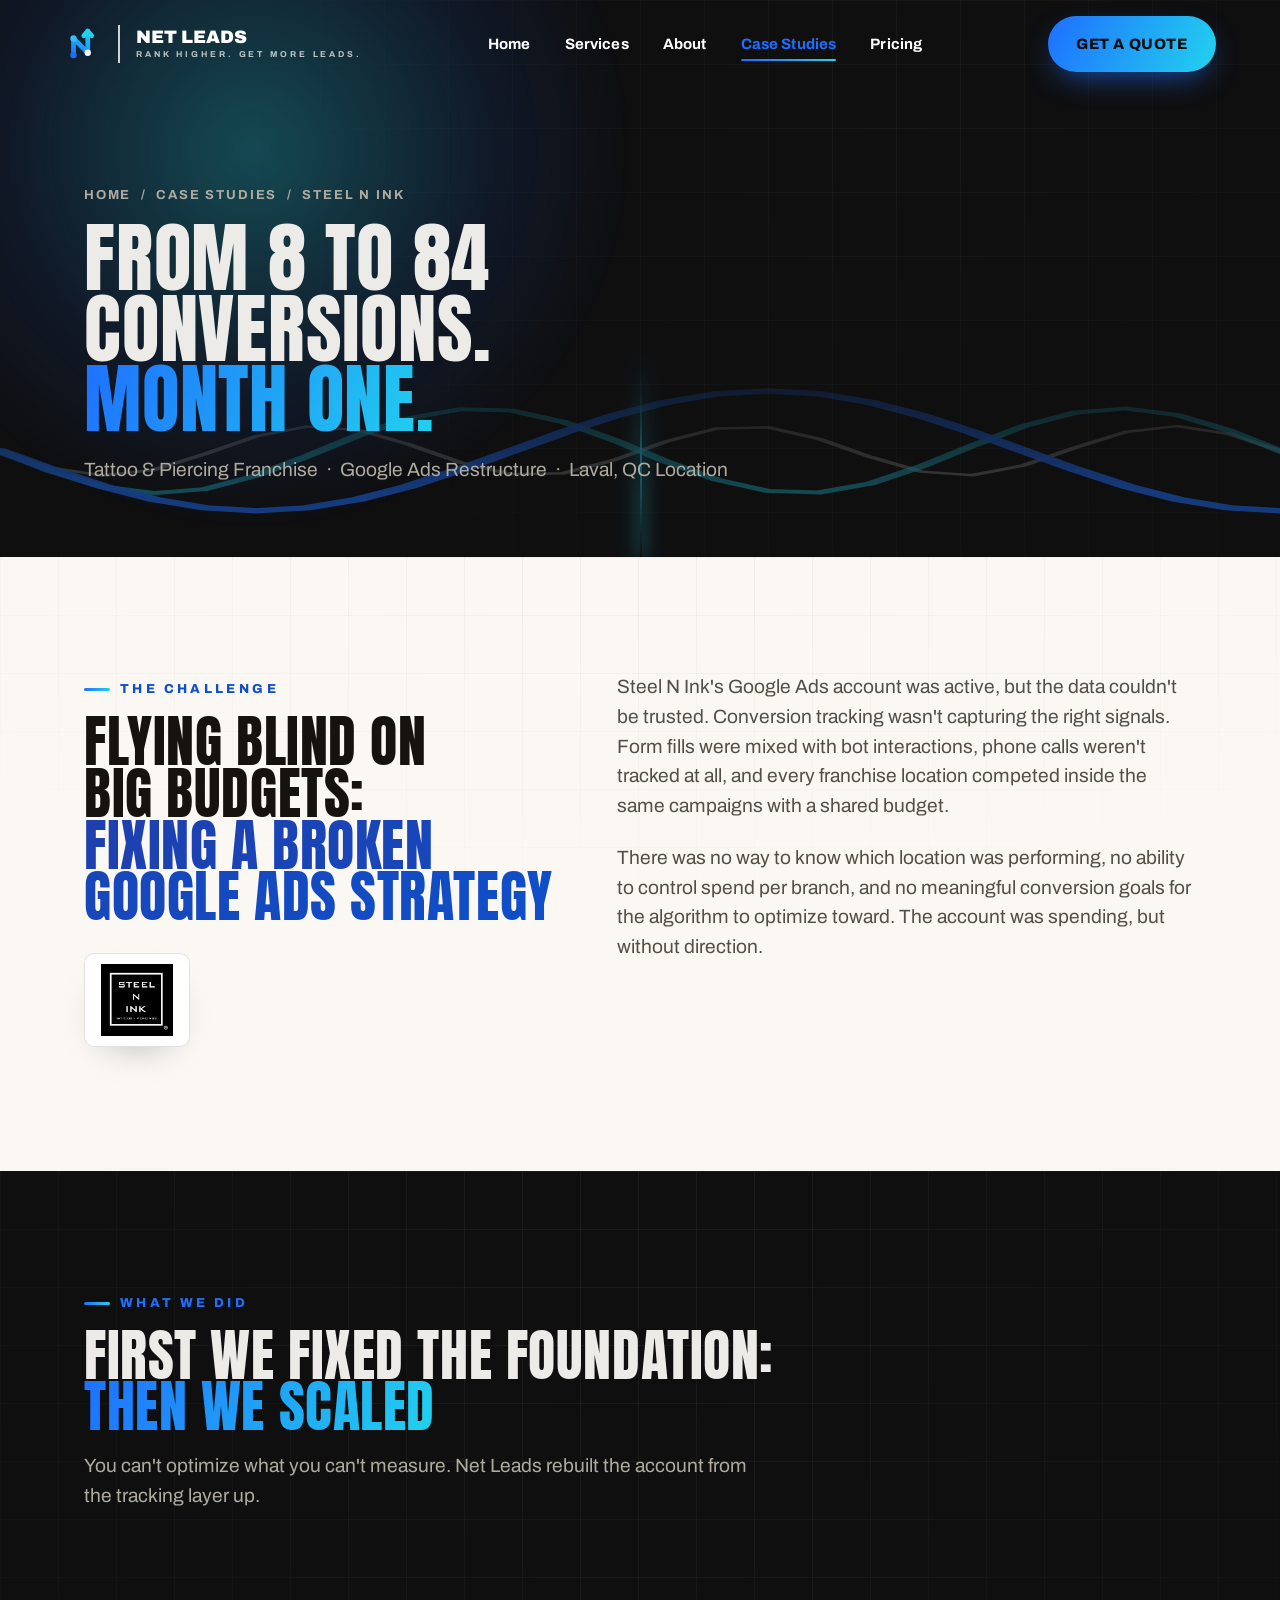
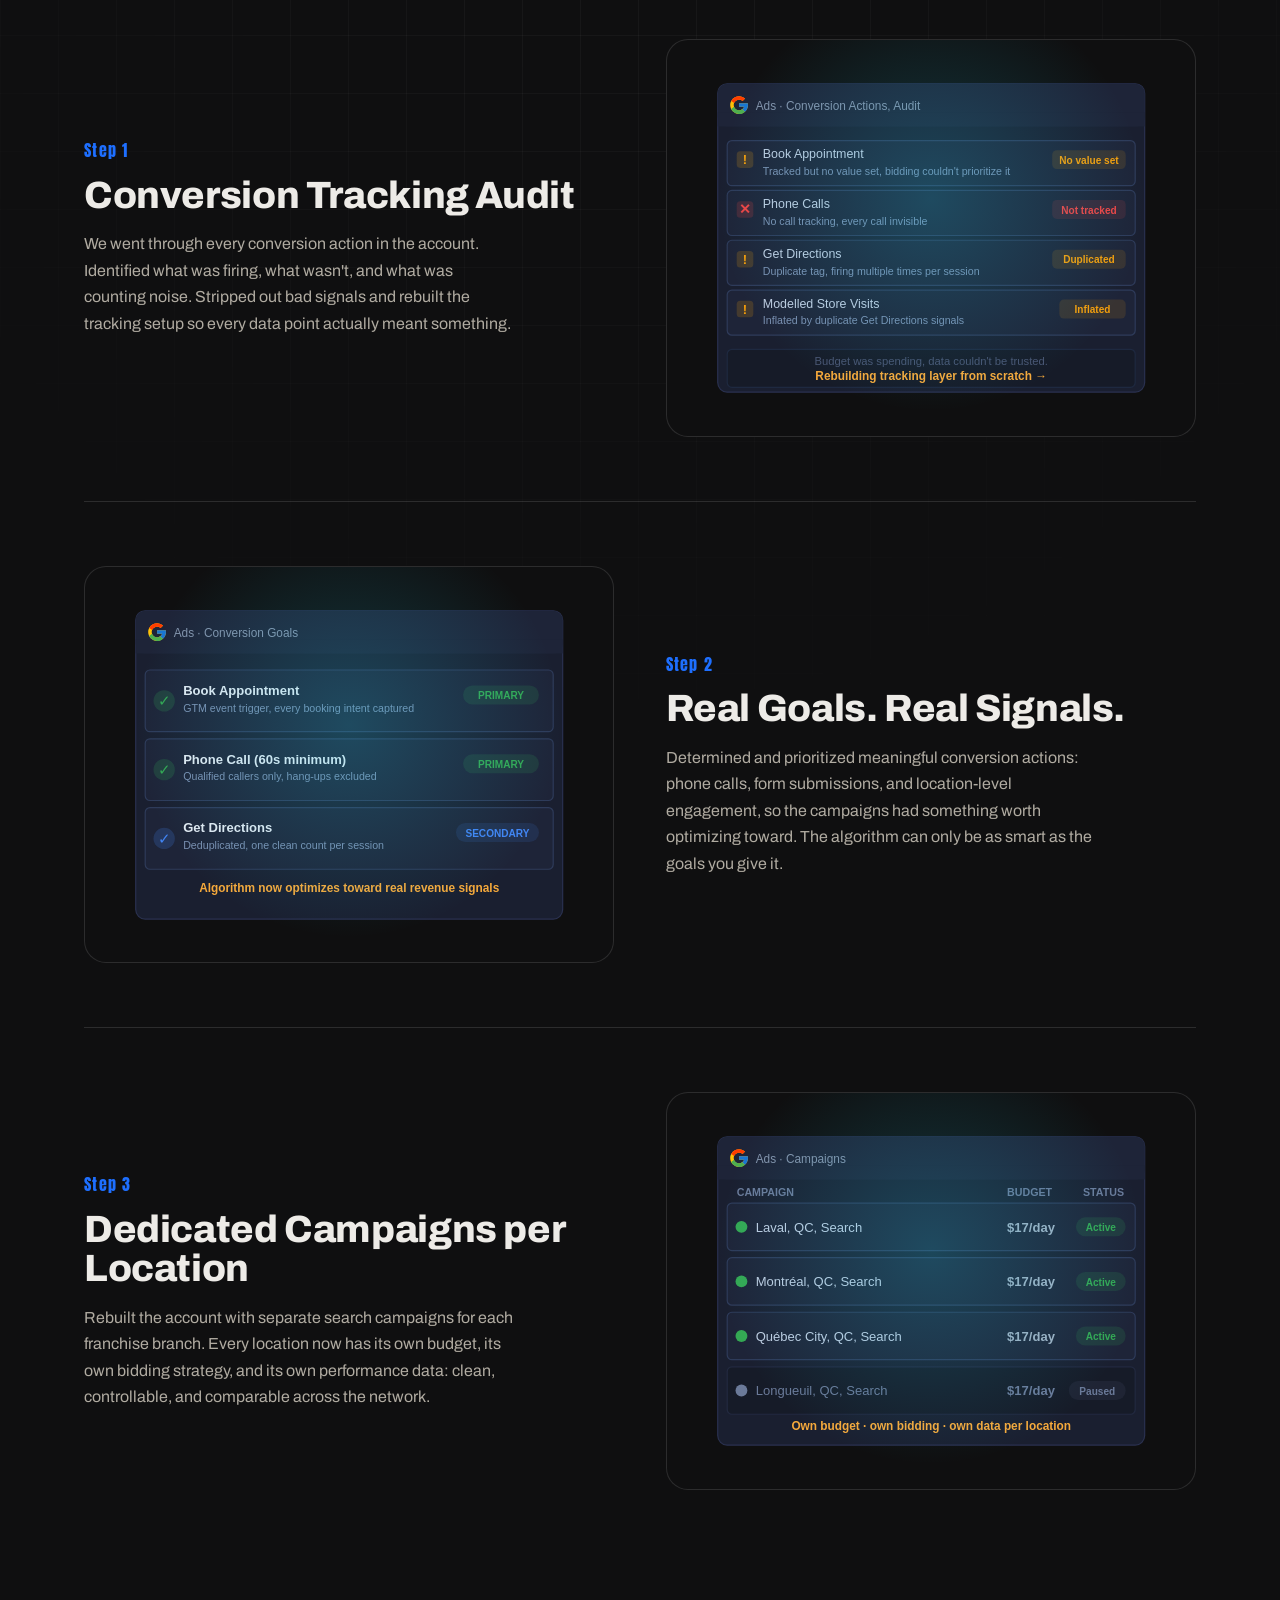
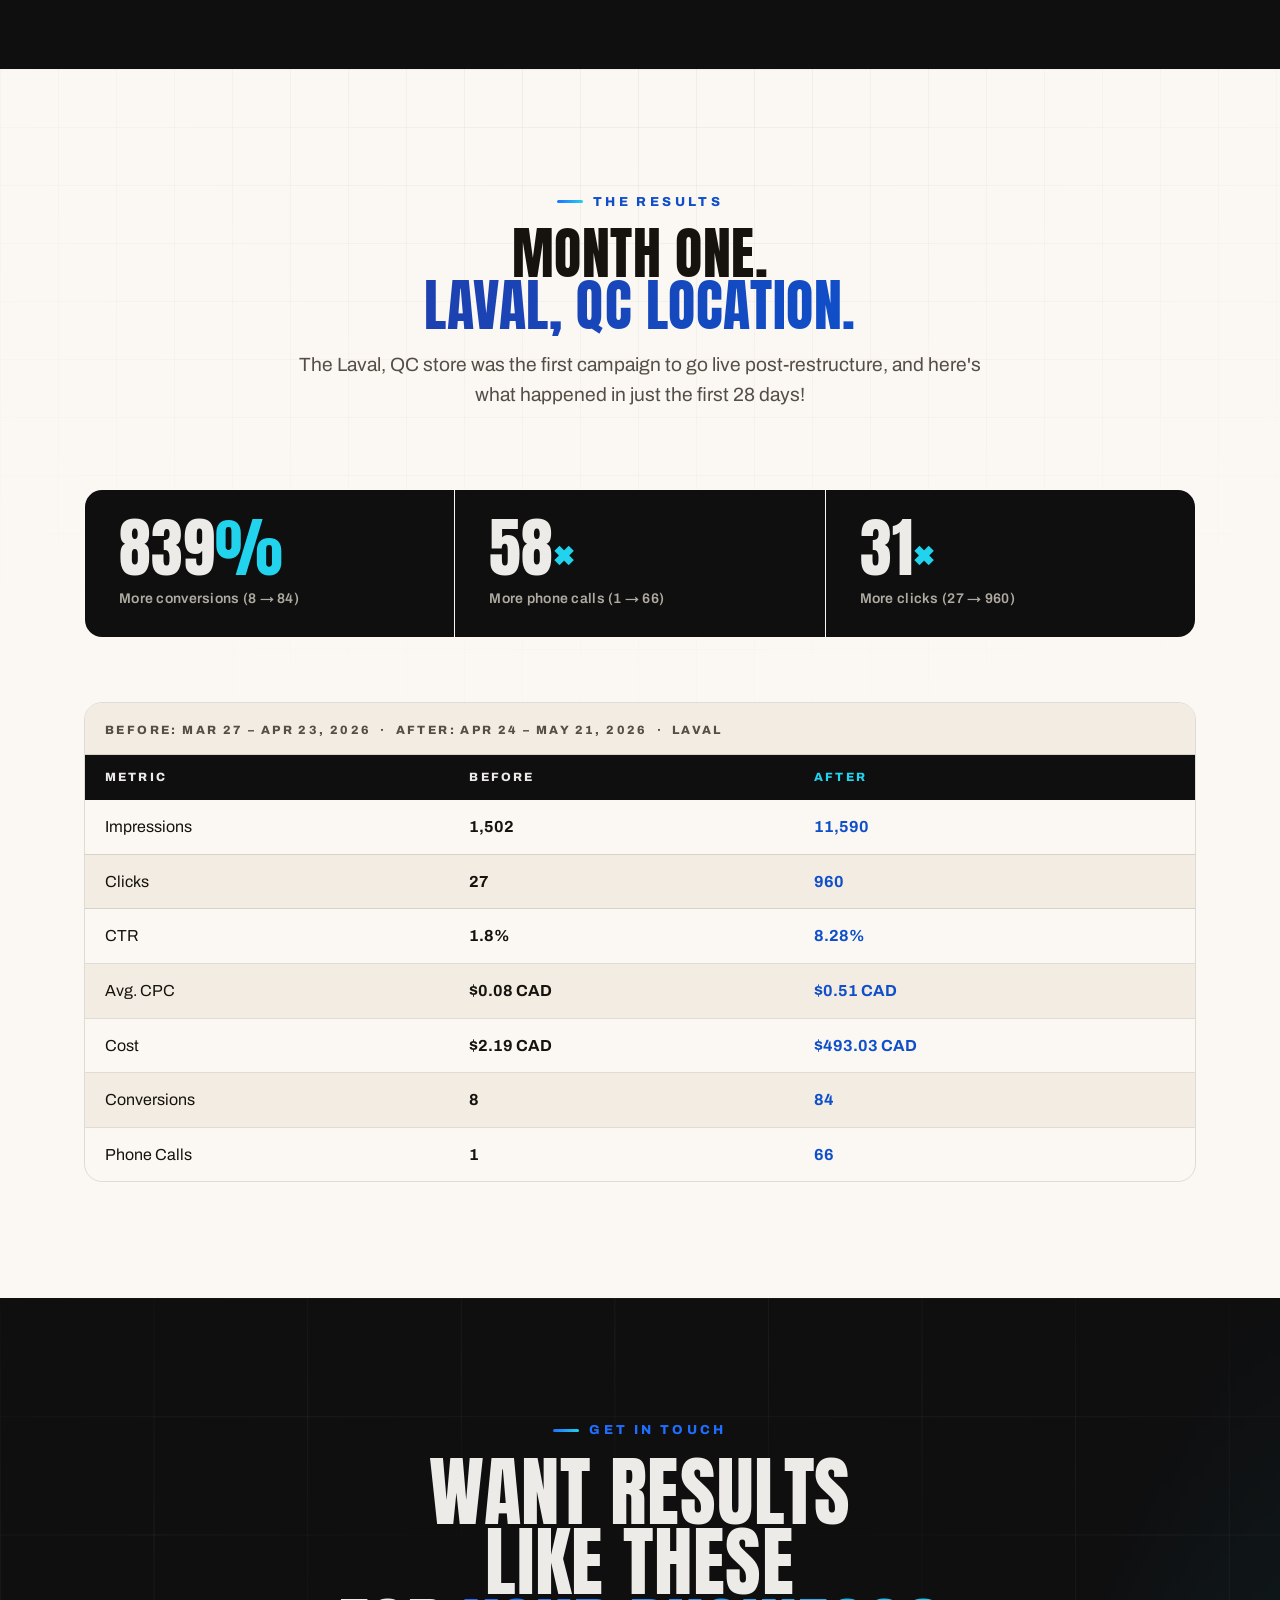
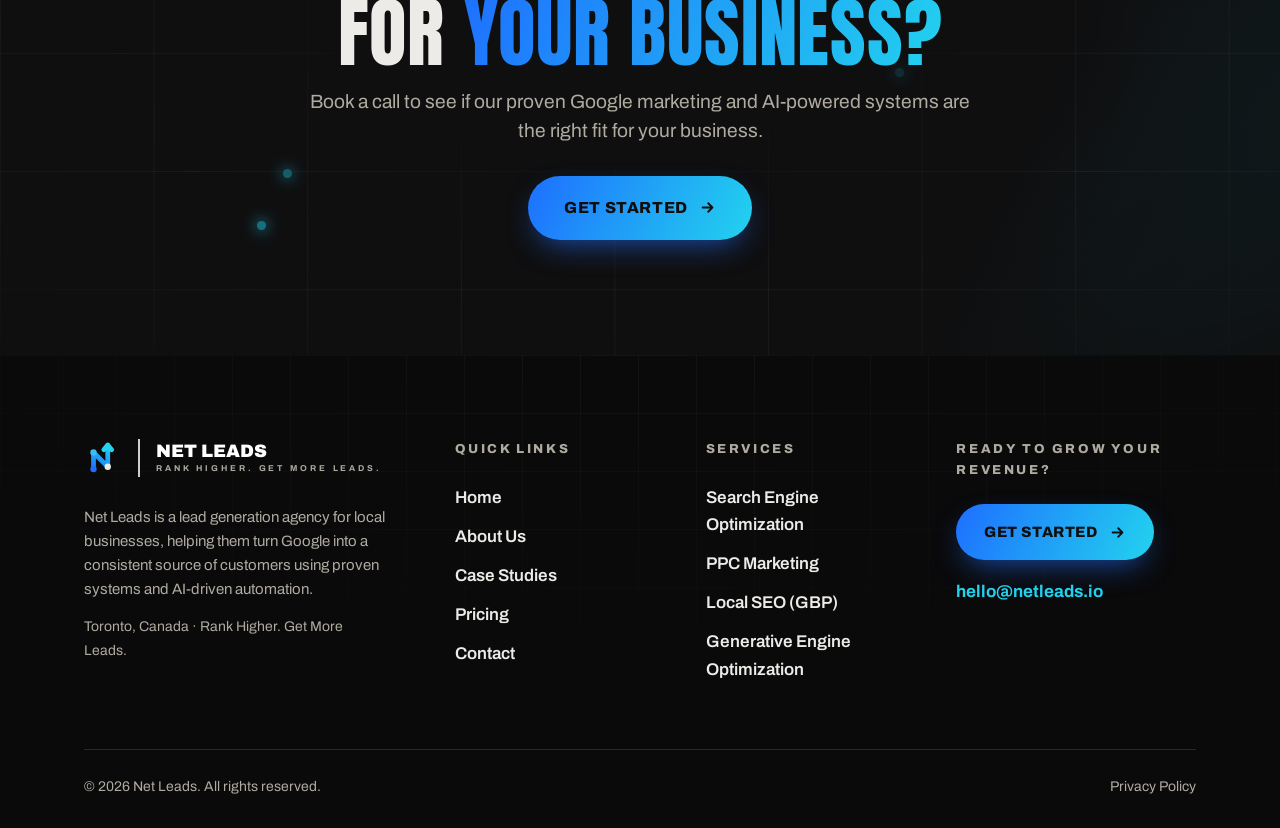
<file: case-study-steel-n-ink/index.html>
<!DOCTYPE html>
<html lang="en">
<head>
<meta charset="UTF-8" />
<script>if(location.pathname.endsWith('/index.html'))location.replace(location.pathname.replace(/index\.html$/,'')+location.search+location.hash);</script>
<meta name="viewport" content="width=device-width, initial-scale=1" />
<title>Steel N Ink Case Study | Net Leads</title>
<meta name="description" content="How Net Leads fixed broken Google Ads tracking and rebuilt campaign structure to deliver 950% more conversions and 66x more phone calls in Month 1 for Steel N Ink." />
<script>document.documentElement.className += " js";</script>
<link rel="preconnect" href="https://fonts.googleapis.com" />
<link rel="preconnect" href="https://fonts.gstatic.com" crossorigin />
<link href="https://fonts.googleapis.com/css2?family=Anton&family=Archivo:wght@400;500;600;700;800;900&display=swap" rel="stylesheet" />
<link rel="stylesheet" href="/styles.css" />
<link rel="stylesheet" href="/creatives.css" />
<link rel="icon" href="/assets/favicon.svg" type="image/svg+xml" />
<link rel="icon" type="image/png" sizes="32x32" href="/assets/favicon-32.png" />
<link rel="apple-touch-icon" href="/assets/favicon.png" />
<link rel="canonical" href="https://netleads.io/case-study-steel-n-ink/" />
<meta property="og:type" content="article" />
<meta property="og:site_name" content="Net Leads" />
<meta property="og:title" content="Steel N Ink Case Study | Net Leads" />
<meta property="og:description" content="How Net Leads fixed broken Google Ads tracking and rebuilt campaign structure to deliver 950% more conversions and 66x more phone calls in Month 1 for Steel N Ink." />
<meta property="og:url" content="https://netleads.io/case-study-steel-n-ink/" />
<meta property="og:image" content="https://netleads.io/assets/og.png" />
<meta name="twitter:card" content="summary_large_image" />
<meta name="twitter:title" content="Steel N Ink Case Study | Net Leads" />
<meta name="twitter:description" content="How Net Leads fixed broken Google Ads tracking and rebuilt campaign structure to deliver 950% more conversions and 66x more phone calls in Month 1 for Steel N Ink." />
<meta name="twitter:image" content="https://netleads.io/assets/og.png" />
<style>
.ba-wrap { border: 1px solid var(--line); border-radius: var(--r); overflow: hidden; margin-top: clamp(40px,5vw,64px); }
.ba-label { font-size: 12px; font-weight: 800; letter-spacing: .2em; text-transform: uppercase; color: var(--text-mut); padding: 18px 20px 14px; border-bottom: 1px solid var(--line); background: var(--paper-2); }
.ba-table { width: 100%; border-collapse: collapse; }
.ba-table th { background: var(--ink); color: var(--text-onink); padding: 13px 20px; text-align: left; font-size: 12px; font-weight: 800; letter-spacing: .18em; text-transform: uppercase; }
.ba-table th.col-after { color: var(--amber); }
.ba-table td { padding: 14px 20px; font-size: 16px; border-bottom: 1px solid var(--line); color: var(--text); }
.ba-table tr:last-child td { border-bottom: none; }
.ba-table tr:nth-child(even) td { background: var(--paper-2); }
.ba-table td:not(:first-child) { font-weight: 700; }
.ba-table td.after { color: var(--orange-deep); }
</style>
</head>
<body>

<header class="nav">
  <a class="logo" href="/" aria-label="Net Leads home">
    <span class="netmark netmark--animate" aria-hidden="true"><svg viewBox="0 0 96 96" fill="none"><defs><linearGradient id="nlgNav" x1="24" y1="80" x2="60" y2="14" gradientUnits="userSpaceOnUse"><stop stop-color="#1E6FFF"/><stop offset="1" stop-color="#22D3EE"/></linearGradient></defs><path d="M24 76 V34 L60 70 V16" stroke="url(#nlgNav)" stroke-width="12" stroke-linecap="round" stroke-linejoin="round"/><path d="M50 27 L60 15 L70 27" stroke="#22D3EE" stroke-width="12" stroke-linecap="round" stroke-linejoin="round"/><circle class="nl-d1" cx="24" cy="76" r="8" fill="#1E6FFF"/><circle class="nl-d2" cx="24" cy="34" r="8" fill="#38BDF8"/><circle class="nl-d3" cx="60" cy="70" r="8" fill="currentColor"/></svg></span>
    <span class="divider" aria-hidden="true"></span>
    <span class="lockup"><span class="name">Net Leads</span><span class="tagline">Rank Higher. Get More Leads.</span></span>
  </a>
  <nav class="nav__links" aria-label="Primary">
    <a class="nav__link" href="/">Home</a>
    <div class="nav__item">
      <a class="nav__link" href="/services/">Services</a>
      <div class="nav__menu">
        <a href="/services/#seo">SEO Marketing</a>
        <a href="/services/#ppc">PPC Marketing</a>
        <a href="/services/#gbp">Local SEO (GBP)</a>
        <a href="/services/#geo">GEO Marketing</a>
      </div>
    </div>
    <a class="nav__link" href="/about/">About</a>
    <a class="nav__link is-active" href="/case-studies/">Case Studies</a>
    <a class="nav__link" href="/pricing/">Pricing</a>
  </nav>
  <div class="nav__right">
    <a class="btn btn--primary" href="/contact/">Get A Quote</a>
    <button class="nav__burger" aria-label="Menu"><span></span></button>
  </div>
</header>

<div class="drawer" aria-hidden="true">
  <a href="/">Home</a>
  <a href="/services/">Services</a>
  <a class="sub" href="/services/#seo">SEO Marketing</a>
  <a class="sub" href="/services/#ppc">PPC Marketing</a>
  <a class="sub" href="/services/#gbp">Local SEO (GBP)</a>
  <a class="sub" href="/services/#geo">GEO Marketing</a>
  <a href="/about/">About</a>
  <a href="/case-studies/">Case Studies</a>
  <a href="/pricing/">Pricing</a>
  <a class="btn btn--primary drawer__cta" href="/contact/">Get A Quote</a>
</div>

<!-- ===================== BANNER ===================== -->
<section class="banner">
  <div class="hero__bg" aria-hidden="true"><div class="hero__grid"></div><div class="hero__glow"></div><div class="hero__wave"><div class="creative" data-creative="wave"></div></div></div>
  <div class="wrap banner__inner">
    <span class="crumb" data-reveal><a href="/">Home</a> &nbsp;/&nbsp; <a href="/case-studies/">Case Studies</a> &nbsp;/&nbsp; Steel N Ink</span>
    <h1 class="display h-xl" data-reveal data-d="1">From 8 to 84 Conversions.<br /><span class="grad-text">Month One.</span></h1>
    <p class="lead" data-reveal data-d="2">Tattoo &amp; Piercing Franchise &nbsp;·&nbsp; Google Ads Restructure &nbsp;·&nbsp; Laval, QC Location</p>
  </div>
</section>

<!-- ===================== CHALLENGE ===================== -->
<section class="section">
  <div class="wrap">
    <div class="quote-wrap" style="align-items:start">
      <div data-reveal>
        <span class="eyebrow">The Challenge</span>
        <h2 class="display h-l" style="margin-top:16px">Flying Blind on Big Budgets:<br /><span class="grad-text">Fixing A Broken Google Ads Strategy</span></h2>
        <div class="client-logo client-logo--feature"><img src="/assets/steel-n-ink-logo.png" alt="Steel N Ink" /></div>
      </div>
      <div data-reveal data-d="1">
        <p class="lead" style="margin-bottom:22px">Steel N Ink's Google Ads account was active, but the data couldn't be trusted. Conversion tracking wasn't capturing the right signals. Form fills were mixed with bot interactions, phone calls weren't tracked at all, and every franchise location competed inside the same campaigns with a shared budget.</p>
        <p class="lead">There was no way to know which location was performing, no ability to control spend per branch, and no meaningful conversion goals for the algorithm to optimize toward. The account was spending, but without direction.</p>
      </div>
    </div>
  </div>
</section>

<!-- ===================== WHAT WE DID ===================== -->
<section class="section section--ink">
  <div class="wrap">
    <div class="head" data-reveal>
      <span class="eyebrow">What We Did</span>
      <h2 class="display h-l">First We Fixed The Foundation:<br /><span class="grad-text">Then We Scaled</span></h2>
      <p class="lead">You can't optimize what you can't measure. <a href="/">Net Leads</a> rebuilt the account from the tracking layer up.</p>
    </div>
    <div style="margin-top:clamp(40px,5vw,64px)">

      <div class="srow" style="border-color:var(--line-onink)" data-reveal data-d="1">
        <div>
          <div class="srow__tag" style="color:var(--orange)">Step 1</div>
          <h3 style="font-size:clamp(24px,3vw,38px);font-weight:800;margin:12px 0 16px;letter-spacing:-.01em">Conversion Tracking Audit</h3>
          <p style="color:var(--text-onink-mut);font-size:16px;line-height:1.65;max-width:48ch">We went through every conversion action in the account. Identified what was firing, what wasn't, and what was counting noise. Stripped out bad signals and rebuilt the tracking setup so every data point actually meant something.</p>
        </div>
        <div class="srow__media">
          <div class="ph-glow"></div>
          <svg viewBox="0 0 400 300" fill="none" xmlns="http://www.w3.org/2000/svg" style="position:absolute;inset:0;width:100%;height:100%;padding:20px;box-sizing:border-box" aria-hidden="true">
            <rect x="20" y="20" width="360" height="260" rx="8" fill="#1a1f30" stroke="#2a3150"/>
            <rect x="20" y="20" width="360" height="36" rx="8" fill="#1e2438"/>
            <rect x="20" y="44" width="360" height="12" fill="#1e2438"/>
            <svg x="29" y="29" width="18" height="18" viewBox="0 0 48 48">
              <path fill="#FFC107" d="M43.611 20.083H42V20H24v8h11.303c-1.649 4.657-6.08 8-11.303 8-6.627 0-12-5.373-12-12s5.373-12 12-12c3.059 0 5.842 1.154 7.961 3.039l5.657-5.657C34.046 6.053 29.268 4 24 4 12.955 4 4 12.955 4 24s8.955 20 20 20 20-8.955 20-20c0-1.341-.138-2.65-.389-3.917z"/>
              <path fill="#FF3D00" d="M6.306 14.691l6.571 4.819C14.655 15.108 18.961 12 24 12c3.059 0 5.842 1.154 7.961 3.039l5.657-5.657C34.046 6.053 29.268 4 24 4 16.318 4 9.656 8.337 6.306 14.691z"/>
              <path fill="#4CAF50" d="M24 44c5.166 0 9.86-1.977 13.409-5.192l-6.19-5.238A11.91 11.91 0 0124 36c-5.202 0-9.619-3.317-11.283-7.946l-6.522 5.025C9.505 39.556 16.227 44 24 44z"/>
              <path fill="#1976D2" d="M43.611 20.083H42V20H24v8h11.303a12.04 12.04 0 01-4.087 5.571l.003-.002 6.19 5.238C36.971 39.205 44 34 44 24c0-1.341-.138-2.65-.389-3.917z"/>
            </svg>
            <text x="52" y="42" fill="#8492aa" font-size="10" font-family="sans-serif">Ads · Conversion Actions, Audit</text>
            <!-- Row 1: Book Appointment, tracked but no value -->
            <rect x="28" y="68" width="344" height="38" rx="4" fill="#1e2438" stroke="#2e3b5a"/>
            <rect x="36" y="77" width="14" height="14" rx="3" fill="#f59e0b" opacity="0.18"/>
            <text x="43" y="88" text-anchor="middle" fill="#f59e0b" font-size="11" font-weight="bold" font-family="sans-serif">!</text>
            <text x="58" y="83" fill="#c0cce0" font-size="10.5" font-family="sans-serif">Book Appointment</text>
            <text x="58" y="97" fill="#7b8fb0" font-size="9" font-family="sans-serif">Tracked but no value set, bidding couldn't prioritize it</text>
            <rect x="302" y="76" width="62" height="16" rx="4" fill="#f59e0b" opacity="0.12"/>
            <text x="333" y="87.5" text-anchor="middle" fill="#f59e0b" font-size="8.5" font-weight="700" font-family="sans-serif">No value set</text>
            <!-- Row 2: Phone Calls, not tracked -->
            <rect x="28" y="110" width="344" height="38" rx="4" fill="#1e2438" stroke="#2e3b5a"/>
            <rect x="36" y="119" width="14" height="14" rx="3" fill="#ef4444" opacity="0.18"/>
            <text x="43" y="130" text-anchor="middle" fill="#ef4444" font-size="12" font-weight="bold" font-family="sans-serif">✕</text>
            <text x="58" y="125" fill="#c0cce0" font-size="10.5" font-family="sans-serif">Phone Calls</text>
            <text x="58" y="139" fill="#7b8fb0" font-size="9" font-family="sans-serif">No call tracking, every call invisible</text>
            <rect x="302" y="118" width="62" height="16" rx="4" fill="#ef4444" opacity="0.12"/>
            <text x="333" y="129.5" text-anchor="middle" fill="#ef4444" font-size="8.5" font-weight="700" font-family="sans-serif">Not tracked</text>
            <!-- Row 3: Get Directions, duplicate -->
            <rect x="28" y="152" width="344" height="38" rx="4" fill="#1e2438" stroke="#2e3b5a"/>
            <rect x="36" y="161" width="14" height="14" rx="3" fill="#f59e0b" opacity="0.18"/>
            <text x="43" y="172" text-anchor="middle" fill="#f59e0b" font-size="11" font-weight="bold" font-family="sans-serif">!</text>
            <text x="58" y="167" fill="#c0cce0" font-size="10.5" font-family="sans-serif">Get Directions</text>
            <text x="58" y="181" fill="#7b8fb0" font-size="9" font-family="sans-serif">Duplicate tag, firing multiple times per session</text>
            <rect x="302" y="160" width="62" height="16" rx="4" fill="#f59e0b" opacity="0.12"/>
            <text x="333" y="171.5" text-anchor="middle" fill="#f59e0b" font-size="8.5" font-weight="700" font-family="sans-serif">Duplicated</text>
            <!-- Row 4: Store Visits, inflated -->
            <rect x="28" y="194" width="344" height="38" rx="4" fill="#1e2438" stroke="#2e3b5a"/>
            <rect x="36" y="203" width="14" height="14" rx="3" fill="#f59e0b" opacity="0.18"/>
            <text x="43" y="214" text-anchor="middle" fill="#f59e0b" font-size="11" font-weight="bold" font-family="sans-serif">!</text>
            <text x="58" y="209" fill="#c0cce0" font-size="10.5" font-family="sans-serif">Modelled Store Visits</text>
            <text x="58" y="223" fill="#7b8fb0" font-size="9" font-family="sans-serif">Inflated by duplicate Get Directions signals</text>
            <rect x="308" y="202" width="56" height="16" rx="4" fill="#f59e0b" opacity="0.12"/>
            <text x="336" y="213.5" text-anchor="middle" fill="#f59e0b" font-size="8.5" font-weight="700" font-family="sans-serif">Inflated</text>
            <!-- Footer -->
            <rect x="28" y="244" width="344" height="32" rx="4" fill="#161b28" stroke="#1e2940"/>
            <text x="200" y="257" text-anchor="middle" fill="#4a5572" font-size="9.5" font-family="sans-serif">Budget was spending, data couldn't be trusted.</text>
            <text x="200" y="270" text-anchor="middle" fill="#f6a93b" font-size="10" font-weight="700" font-family="sans-serif">Rebuilding tracking layer from scratch →</text>
          </svg>
        </div>
      </div>

      <div class="srow" style="border-color:var(--line-onink)" data-reveal data-d="2">
        <div>
          <div class="srow__tag" style="color:var(--orange)">Step 2</div>
          <h3 style="font-size:clamp(24px,3vw,38px);font-weight:800;margin:12px 0 16px;letter-spacing:-.01em">Real Goals. Real Signals.</h3>
          <p style="color:var(--text-onink-mut);font-size:16px;line-height:1.65;max-width:48ch">Determined and prioritized meaningful conversion actions: phone calls, form submissions, and location-level engagement, so the campaigns had something worth optimizing toward. The algorithm can only be as smart as the goals you give it.</p>
        </div>
        <div class="srow__media">
          <div class="ph-glow"></div>
          <svg viewBox="0 0 400 300" fill="none" xmlns="http://www.w3.org/2000/svg" style="position:absolute;inset:0;width:100%;height:100%;padding:20px;box-sizing:border-box" aria-hidden="true">
            <rect x="20" y="20" width="360" height="260" rx="8" fill="#1a1f30" stroke="#2a3150"/>
            <rect x="20" y="20" width="360" height="36" rx="8" fill="#1e2438"/>
            <rect x="20" y="44" width="360" height="12" fill="#1e2438"/>
            <svg x="29" y="29" width="18" height="18" viewBox="0 0 48 48">
              <path fill="#FFC107" d="M43.611 20.083H42V20H24v8h11.303c-1.649 4.657-6.08 8-11.303 8-6.627 0-12-5.373-12-12s5.373-12 12-12c3.059 0 5.842 1.154 7.961 3.039l5.657-5.657C34.046 6.053 29.268 4 24 4 12.955 4 4 12.955 4 24s8.955 20 20 20 20-8.955 20-20c0-1.341-.138-2.65-.389-3.917z"/>
              <path fill="#FF3D00" d="M6.306 14.691l6.571 4.819C14.655 15.108 18.961 12 24 12c3.059 0 5.842 1.154 7.961 3.039l5.657-5.657C34.046 6.053 29.268 4 24 4 16.318 4 9.656 8.337 6.306 14.691z"/>
              <path fill="#4CAF50" d="M24 44c5.166 0 9.86-1.977 13.409-5.192l-6.19-5.238A11.91 11.91 0 0124 36c-5.202 0-9.619-3.317-11.283-7.946l-6.522 5.025C9.505 39.556 16.227 44 24 44z"/>
              <path fill="#1976D2" d="M43.611 20.083H42V20H24v8h11.303a12.04 12.04 0 01-4.087 5.571l.003-.002 6.19 5.238C36.971 39.205 44 34 44 24c0-1.341-.138-2.65-.389-3.917z"/>
            </svg>
            <text x="52" y="42" fill="#8492aa" font-size="10" font-family="sans-serif">Ads · Conversion Goals</text>
            <!-- Book Appointment row -->
            <rect x="28" y="70" width="344" height="52" rx="4" fill="#1e2438" stroke="#2e3b5a"/>
            <circle cx="44" cy="96" r="9" fill="#34a853" opacity="0.2"/>
            <text x="44" y="100.5" text-anchor="middle" fill="#34a853" font-size="13" font-family="sans-serif">✓</text>
            <text x="60" y="91" fill="#e2e8f0" font-size="11" font-weight="700" font-family="sans-serif">Book Appointment</text>
            <text x="60" y="105" fill="#7b8fb0" font-size="9" font-family="sans-serif">GTM event trigger, every booking intent captured</text>
            <rect x="296" y="83" width="64" height="16" rx="8" fill="#34a853" opacity="0.15"/>
            <text x="328" y="94.5" text-anchor="middle" fill="#34a853" font-size="8.5" font-weight="800" font-family="sans-serif">PRIMARY</text>
            <!-- Phone Call row -->
            <rect x="28" y="128" width="344" height="52" rx="4" fill="#1e2438" stroke="#2e3b5a"/>
            <circle cx="44" cy="154" r="9" fill="#34a853" opacity="0.2"/>
            <text x="44" y="158.5" text-anchor="middle" fill="#34a853" font-size="13" font-family="sans-serif">✓</text>
            <text x="60" y="149" fill="#e2e8f0" font-size="11" font-weight="700" font-family="sans-serif">Phone Call (60s minimum)</text>
            <text x="60" y="163" fill="#7b8fb0" font-size="9" font-family="sans-serif">Qualified callers only, hang-ups excluded</text>
            <rect x="296" y="141" width="64" height="16" rx="8" fill="#34a853" opacity="0.15"/>
            <text x="328" y="152.5" text-anchor="middle" fill="#34a853" font-size="8.5" font-weight="800" font-family="sans-serif">PRIMARY</text>
            <!-- Get Directions row -->
            <rect x="28" y="186" width="344" height="52" rx="4" fill="#1e2438" stroke="#2e3b5a"/>
            <circle cx="44" cy="212" r="9" fill="#4285f4" opacity="0.2"/>
            <text x="44" y="216.5" text-anchor="middle" fill="#4285f4" font-size="13" font-family="sans-serif">✓</text>
            <text x="60" y="207" fill="#e2e8f0" font-size="11" font-weight="700" font-family="sans-serif">Get Directions</text>
            <text x="60" y="221" fill="#7b8fb0" font-size="9" font-family="sans-serif">Deduplicated, one clean count per session</text>
            <rect x="290" y="199" width="70" height="16" rx="8" fill="#4285f4" opacity="0.12"/>
            <text x="325" y="210.5" text-anchor="middle" fill="#4285f4" font-size="8.5" font-weight="800" font-family="sans-serif">SECONDARY</text>
            <text x="200" y="257" text-anchor="middle" fill="#f6a93b" font-size="10" font-weight="700" font-family="sans-serif">Algorithm now optimizes toward real revenue signals</text>
          </svg>
        </div>
      </div>

      <div class="srow" style="border-color:var(--line-onink);border-bottom:none" data-reveal data-d="3">
        <div>
          <div class="srow__tag" style="color:var(--orange)">Step 3</div>
          <h3 style="font-size:clamp(24px,3vw,38px);font-weight:800;margin:12px 0 16px;letter-spacing:-.01em">Dedicated Campaigns per Location</h3>
          <p style="color:var(--text-onink-mut);font-size:16px;line-height:1.65;max-width:48ch">Rebuilt the account with separate search campaigns for each franchise branch. Every location now has its own budget, its own bidding strategy, and its own performance data: clean, controllable, and comparable across the network.</p>
        </div>
        <div class="srow__media">
          <div class="ph-glow"></div>
          <svg viewBox="0 0 400 300" fill="none" xmlns="http://www.w3.org/2000/svg" style="position:absolute;inset:0;width:100%;height:100%;padding:20px;box-sizing:border-box" aria-hidden="true">
            <rect x="20" y="20" width="360" height="260" rx="8" fill="#1a1f30" stroke="#2a3150"/>
            <rect x="20" y="20" width="360" height="36" rx="8" fill="#1e2438"/>
            <rect x="20" y="44" width="360" height="12" fill="#1e2438"/>
            <svg x="29" y="29" width="18" height="18" viewBox="0 0 48 48">
              <path fill="#FFC107" d="M43.611 20.083H42V20H24v8h11.303c-1.649 4.657-6.08 8-11.303 8-6.627 0-12-5.373-12-12s5.373-12 12-12c3.059 0 5.842 1.154 7.961 3.039l5.657-5.657C34.046 6.053 29.268 4 24 4 12.955 4 4 12.955 4 24s8.955 20 20 20 20-8.955 20-20c0-1.341-.138-2.65-.389-3.917z"/>
              <path fill="#FF3D00" d="M6.306 14.691l6.571 4.819C14.655 15.108 18.961 12 24 12c3.059 0 5.842 1.154 7.961 3.039l5.657-5.657C34.046 6.053 29.268 4 24 4 16.318 4 9.656 8.337 6.306 14.691z"/>
              <path fill="#4CAF50" d="M24 44c5.166 0 9.86-1.977 13.409-5.192l-6.19-5.238A11.91 11.91 0 0124 36c-5.202 0-9.619-3.317-11.283-7.946l-6.522 5.025C9.505 39.556 16.227 44 24 44z"/>
              <path fill="#1976D2" d="M43.611 20.083H42V20H24v8h11.303a12.04 12.04 0 01-4.087 5.571l.003-.002 6.19 5.238C36.971 39.205 44 34 44 24c0-1.341-.138-2.65-.389-3.917z"/>
            </svg>
            <text x="52" y="42" fill="#8492aa" font-size="10" font-family="sans-serif">Ads · Campaigns</text>
            <text x="36" y="70" fill="#6b7a99" font-size="9" font-weight="700" font-family="sans-serif">CAMPAIGN</text>
            <text x="264" y="70" fill="#6b7a99" font-size="9" font-weight="700" font-family="sans-serif">BUDGET</text>
            <text x="328" y="70" fill="#6b7a99" font-size="9" font-weight="700" font-family="sans-serif">STATUS</text>
            <!-- Laval -->
            <rect x="28" y="76" width="344" height="40" rx="4" fill="#1e2438" stroke="#2e3b5a"/>
            <circle cx="40" cy="96" r="5" fill="#34a853"/>
            <text x="52" y="100" fill="#c0cce0" font-size="11" font-family="sans-serif">Laval, QC, Search</text>
            <text x="264" y="100" fill="#a0aec0" font-size="11" font-weight="700" font-family="sans-serif">$17/day</text>
            <rect x="322" y="88" width="42" height="16" rx="8" fill="#34a853" opacity="0.15"/>
            <text x="343" y="99.5" text-anchor="middle" fill="#34a853" font-size="8.5" font-weight="700" font-family="sans-serif">Active</text>
            <!-- Montreal -->
            <rect x="28" y="122" width="344" height="40" rx="4" fill="#1e2438" stroke="#2e3b5a"/>
            <circle cx="40" cy="142" r="5" fill="#34a853"/>
            <text x="52" y="146" fill="#c0cce0" font-size="11" font-family="sans-serif">Montréal, QC, Search</text>
            <text x="264" y="146" fill="#a0aec0" font-size="11" font-weight="700" font-family="sans-serif">$17/day</text>
            <rect x="322" y="134" width="42" height="16" rx="8" fill="#34a853" opacity="0.15"/>
            <text x="343" y="145.5" text-anchor="middle" fill="#34a853" font-size="8.5" font-weight="700" font-family="sans-serif">Active</text>
            <!-- Quebec City -->
            <rect x="28" y="168" width="344" height="40" rx="4" fill="#1e2438" stroke="#2e3b5a"/>
            <circle cx="40" cy="188" r="5" fill="#34a853"/>
            <text x="52" y="192" fill="#c0cce0" font-size="11" font-family="sans-serif">Québec City, QC, Search</text>
            <text x="264" y="192" fill="#a0aec0" font-size="11" font-weight="700" font-family="sans-serif">$17/day</text>
            <rect x="322" y="180" width="42" height="16" rx="8" fill="#34a853" opacity="0.15"/>
            <text x="343" y="191.5" text-anchor="middle" fill="#34a853" font-size="8.5" font-weight="700" font-family="sans-serif">Active</text>
            <!-- Longueuil -->
            <rect x="28" y="214" width="344" height="40" rx="4" fill="#161b28" stroke="#222940"/>
            <circle cx="40" cy="234" r="5" fill="#6b7a99"/>
            <text x="52" y="238" fill="#6b7a99" font-size="11" font-family="sans-serif">Longueuil, QC, Search</text>
            <text x="264" y="238" fill="#6b7a99" font-size="11" font-weight="700" font-family="sans-serif">$17/day</text>
            <rect x="316" y="226" width="48" height="16" rx="8" fill="#6b7a99" opacity="0.1"/>
            <text x="340" y="237.5" text-anchor="middle" fill="#6b7a99" font-size="8.5" font-weight="700" font-family="sans-serif">Paused</text>
            <text x="200" y="267" text-anchor="middle" fill="#f6a93b" font-size="10" font-weight="700" font-family="sans-serif">Own budget · own bidding · own data per location</text>
          </svg>
        </div>
      </div>

    </div>
  </div>
</section>

<!-- ===================== RESULTS ===================== -->
<section class="section">
  <div class="wrap">
    <div class="head head--center" data-reveal>
      <span class="eyebrow eyebrow--center">The Results</span>
      <h2 class="display h-l">Month One.<br /><span class="grad-text">Laval, QC Location.</span></h2>
      <p class="lead" style="margin:18px auto 0">The Laval, QC store was the first campaign to go live post-restructure, and here's what happened in just the first 28 days!</p>
    </div>
    <div class="stats" data-reveal data-d="1">
      <div class="stat">
        <div class="stat__num"><span data-count="950">0</span><span class="unit">%</span></div>
        <div class="stat__label">More conversions (8 → 84)</div>
      </div>
      <div class="stat">
        <div class="stat__num"><span data-count="66">0</span><span class="unit">×</span></div>
        <div class="stat__label">More phone calls (1 → 66)</div>
      </div>
      <div class="stat">
        <div class="stat__num"><span data-count="35">0</span><span class="unit">×</span></div>
        <div class="stat__label">More clicks (27 → 960)</div>
      </div>
    </div>

    <div class="ba-wrap" data-reveal data-d="2">
      <div class="ba-label">Before: Mar 27 – Apr 23, 2026 &nbsp;·&nbsp; After: Apr 24 – May 21, 2026 &nbsp;·&nbsp; Laval</div>
      <table class="ba-table">
        <thead>
          <tr>
            <th>Metric</th>
            <th>Before</th>
            <th class="col-after">After</th>
          </tr>
        </thead>
        <tbody>
          <tr><td>Impressions</td><td>1,502</td><td class="after">11,590</td></tr>
          <tr><td>Clicks</td><td>27</td><td class="after">960</td></tr>
          <tr><td>CTR</td><td>1.8%</td><td class="after">8.28%</td></tr>
          <tr><td>Avg. CPC</td><td>$0.08 CAD</td><td class="after">$0.51 CAD</td></tr>
          <tr><td>Cost</td><td>$2.19 CAD</td><td class="after">$493.03 CAD</td></tr>
          <tr><td>Conversions</td><td>8</td><td class="after">84</td></tr>
          <tr><td>Phone Calls</td><td>1</td><td class="after">66</td></tr>
        </tbody>
      </table>
    </div>
  </div>
</section>

<!-- ===================== CTA BAND ===================== -->
<section class="section section--ink ctaband">
  <div class="ctaband__bg" aria-hidden="true"><div class="creative" data-creative="pulsegrid" data-blips="3"></div></div>
  <div class="wrap ctaband__inner" data-reveal>
    <span class="eyebrow eyebrow--center">Get In Touch</span>
    <h2 class="display h-xl" style="margin-top:16px">Want Results Like These<br />For <span class="grad-text">Your Business?</span></h2>
    <p class="lead" style="margin:18px auto 0">Book a call to see if our proven Google marketing and AI-powered systems are the right fit for your business.</p>
    <a class="btn btn--primary btn--lg" href="/contact/">Get Started
      <svg viewBox="0 0 24 24" fill="none" stroke="currentColor" stroke-width="2.5" stroke-linecap="round" stroke-linejoin="round"><path d="M5 12h14M13 6l6 6-6 6"/></svg>
    </a>
  </div>
</section>

<!-- ===================== FOOTER ===================== -->
<footer class="footer">
  <div class="wrap">
    <div class="footer__top">
      <div class="footer__brand">
        <a class="logo" href="/" style="color:#fff" aria-label="Net Leads home">
          <span class="netmark" aria-hidden="true"><svg viewBox="0 0 96 96" fill="none"><defs><linearGradient id="nlgFoot" x1="24" y1="80" x2="60" y2="14" gradientUnits="userSpaceOnUse"><stop stop-color="#1E6FFF"/><stop offset="1" stop-color="#22D3EE"/></linearGradient></defs><path d="M24 76 V34 L60 70 V16" stroke="url(#nlgFoot)" stroke-width="12" stroke-linecap="round" stroke-linejoin="round"/><path d="M50 27 L60 15 L70 27" stroke="#22D3EE" stroke-width="12" stroke-linecap="round" stroke-linejoin="round"/><circle cx="24" cy="76" r="8" fill="#1E6FFF"/><circle cx="24" cy="34" r="8" fill="#38BDF8"/><circle cx="60" cy="70" r="8" fill="#EDEBE7"/></svg></span>
          <span class="divider" aria-hidden="true"></span>
          <span class="lockup"><span class="name">Net Leads</span><span class="tagline">Rank Higher. Get More Leads.</span></span>
        </a>
        <p>Net Leads is a lead generation agency for local businesses, helping them turn Google into a consistent source of customers using proven systems and AI-driven automation.</p>
        <p class="footer__nap" style="margin-top:14px;font-size:14px;line-height:1.7;color:var(--text-onink-mut)">Toronto, Canada &middot; Rank Higher. Get More Leads.</p>
      </div>
      <div class="footer__col">
        <h4>Quick Links</h4>
        <a href="/">Home</a>
        <a href="/about/">About Us</a>
        <a href="/case-studies/">Case Studies</a>
  <a href="/pricing/">Pricing</a>
        <a href="/contact/">Contact</a>
      </div>
      <div class="footer__col">
        <h4>Services</h4>
        <a href="/services/#seo">Search Engine Optimization</a>
        <a href="/services/#ppc">PPC Marketing</a>
        <a href="/services/#gbp">Local SEO (GBP)</a>
        <a href="/services/#geo">Generative Engine Optimization</a>
      </div>
      <div class="footer__cta">
        <h4>Ready to grow your revenue?</h4>
        <a class="btn btn--primary" href="/contact/">Get Started
          <svg viewBox="0 0 24 24" fill="none" stroke="currentColor" stroke-width="2.5" stroke-linecap="round" stroke-linejoin="round"><path d="M5 12h14M13 6l6 6-6 6"/></svg>
        </a>
        <a class="mail" href="mailto:hello@netleads.io">hello@netleads.io</a>
      </div>
    </div>
    <div class="footer__bottom">
      <span>© <span data-year>2026</span> Net Leads. All rights reserved.</span>
      <a href="#">Privacy Policy</a>
    </div>
  </div>
</footer>

<script src="/app.js"></script>
<script src="/creatives.js"></script>
</body>
</html>
</file>
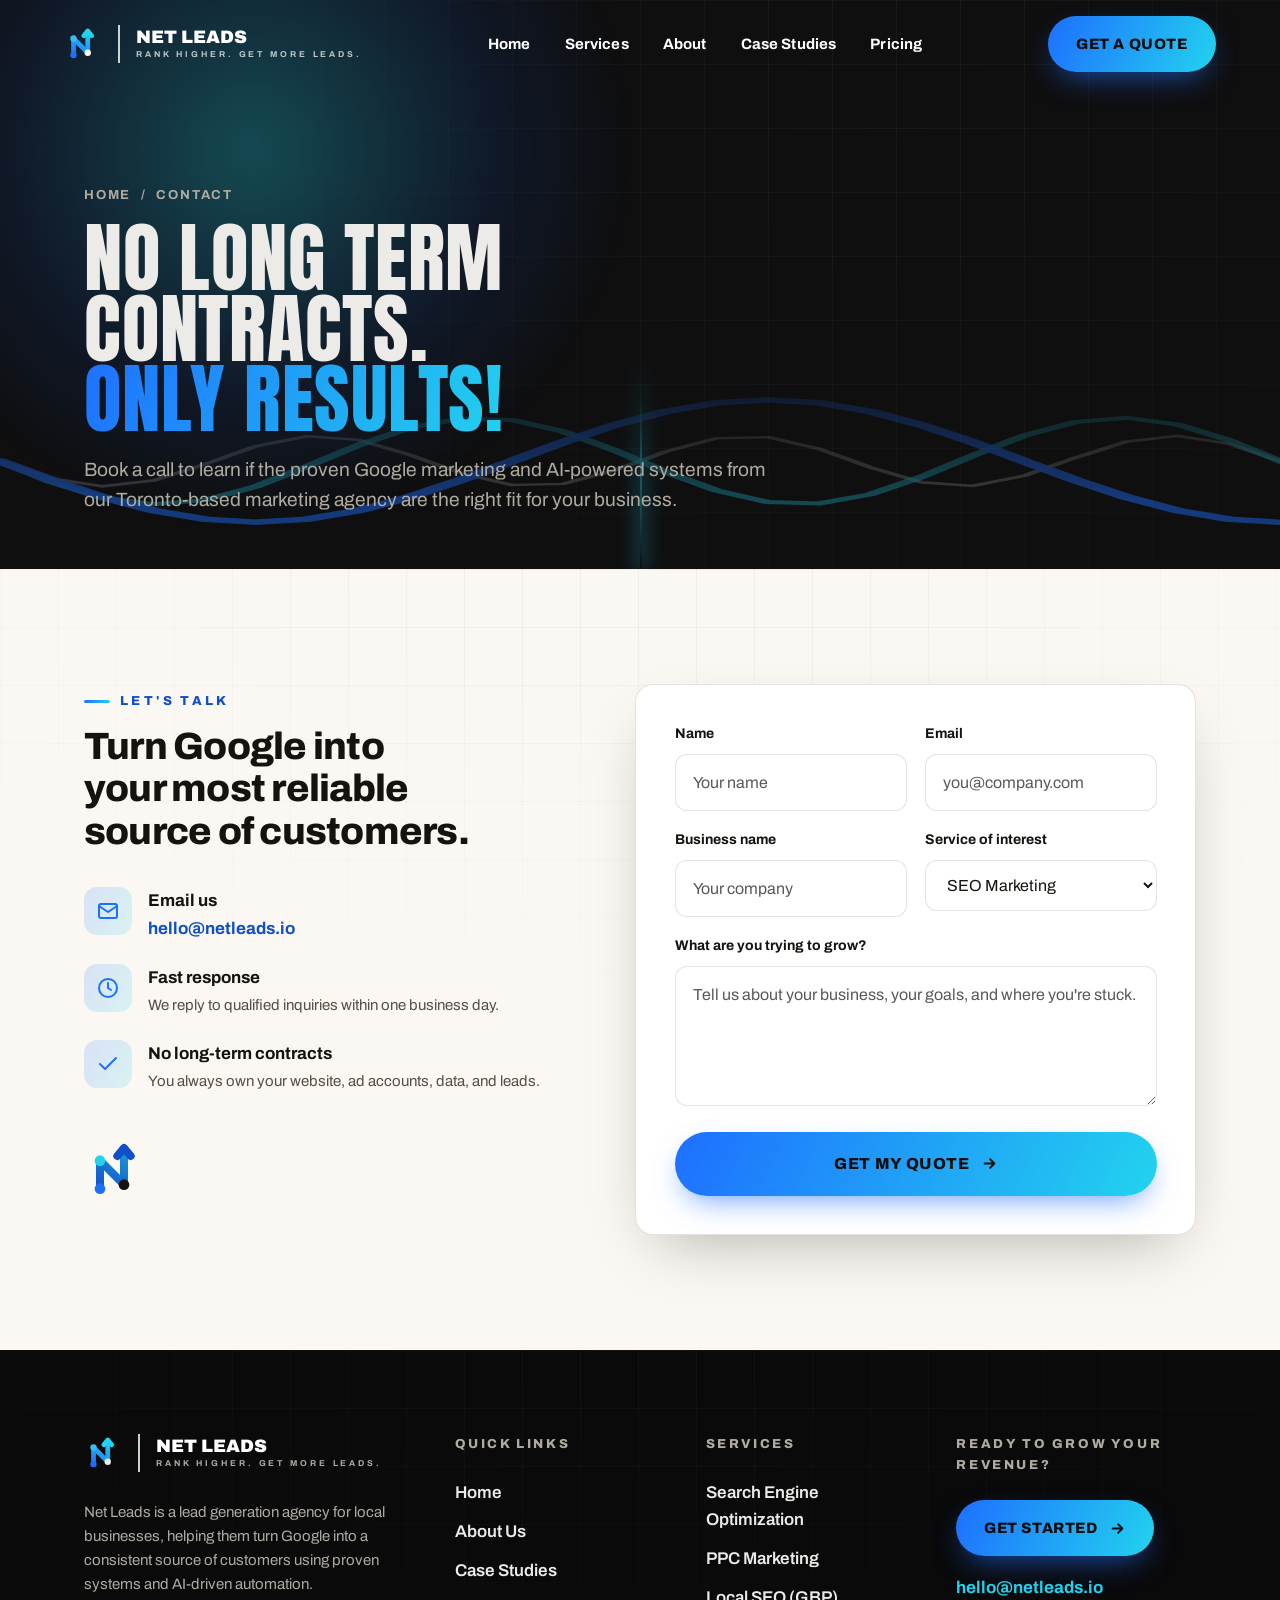
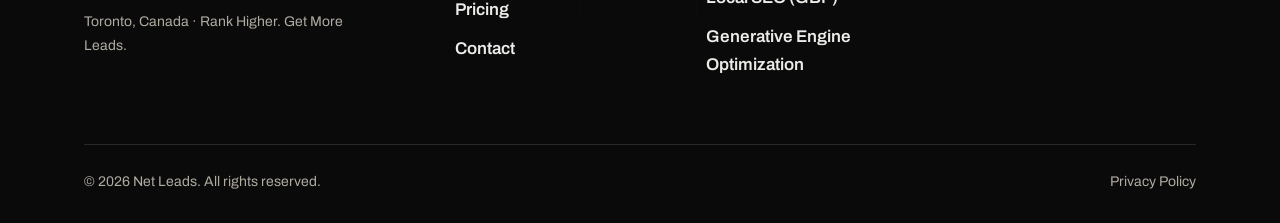
<file: contact/index.html>
<!DOCTYPE html>
<html lang="en">
<head>
<meta charset="UTF-8" />
<script>if(location.pathname.endsWith('/index.html'))location.replace(location.pathname.replace(/index\.html$/,'')+location.search+location.hash);</script>
<meta name="viewport" content="width=device-width, initial-scale=1" />
<title>Contact | Net Leads</title>
<meta name="description" content="Book a call to see if Net Leads's proven Google marketing and AI-powered systems are the right fit for your business." />
<script>document.documentElement.className += " js";</script>
<link rel="preconnect" href="https://fonts.googleapis.com" />
<link rel="preconnect" href="https://fonts.gstatic.com" crossorigin />
<link href="https://fonts.googleapis.com/css2?family=Anton&family=Archivo:wght@400;500;600;700;800;900&display=swap" rel="stylesheet" />
<link rel="stylesheet" href="/styles.css" />
<link rel="stylesheet" href="/creatives.css" />
<link rel="icon" href="/assets/favicon.svg" type="image/svg+xml" />
<link rel="icon" type="image/png" sizes="32x32" href="/assets/favicon-32.png" />
<link rel="apple-touch-icon" href="/assets/favicon.png" />
<link rel="canonical" href="https://netleads.io/contact/" />
<meta property="og:type" content="website" />
<meta property="og:site_name" content="Net Leads" />
<meta property="og:title" content="Contact | Net Leads" />
<meta property="og:description" content="Book a call to see if our proven Google marketing and AI-powered systems are the right fit for your business." />
<meta property="og:url" content="https://netleads.io/contact/" />
<meta property="og:image" content="https://netleads.io/assets/og.png" />
<meta name="twitter:card" content="summary_large_image" />
<meta name="twitter:title" content="Contact | Net Leads" />
<meta name="twitter:description" content="Book a call to see if our proven Google marketing and AI-powered systems are the right fit for your business." />
<meta name="twitter:image" content="https://netleads.io/assets/og.png" />
</head>
<body>

<header class="nav">
  <a class="logo" href="/" aria-label="Net Leads home">
    <span class="netmark netmark--animate" aria-hidden="true"><svg viewBox="0 0 96 96" fill="none"><defs><linearGradient id="nlgNav" x1="24" y1="80" x2="60" y2="14" gradientUnits="userSpaceOnUse"><stop stop-color="#1E6FFF"/><stop offset="1" stop-color="#22D3EE"/></linearGradient></defs><path d="M24 76 V34 L60 70 V16" stroke="url(#nlgNav)" stroke-width="12" stroke-linecap="round" stroke-linejoin="round"/><path d="M50 27 L60 15 L70 27" stroke="#22D3EE" stroke-width="12" stroke-linecap="round" stroke-linejoin="round"/><circle class="nl-d1" cx="24" cy="76" r="8" fill="#1E6FFF"/><circle class="nl-d2" cx="24" cy="34" r="8" fill="#38BDF8"/><circle class="nl-d3" cx="60" cy="70" r="8" fill="currentColor"/></svg></span>
    <span class="divider" aria-hidden="true"></span>
    <span class="lockup"><span class="name">Net Leads</span><span class="tagline">Rank Higher. Get More Leads.</span></span>
  </a>
  <nav class="nav__links" aria-label="Primary">
    <a class="nav__link" href="/">Home</a>
    <div class="nav__item">
      <a class="nav__link" href="/services/">Services</a>
      <div class="nav__menu">
        <a href="/services/#seo">SEO Marketing</a>
        <a href="/services/#ppc">PPC Marketing</a>
        <a href="/services/#gbp">Local SEO (GBP)</a>
        <a href="/services/#geo">GEO Marketing</a>
      </div>
    </div>
    <a class="nav__link" href="/about/">About</a>
    <a class="nav__link" href="/case-studies/">Case Studies</a>
    <a class="nav__link" href="/pricing/">Pricing</a>
  </nav>
  <div class="nav__right">
    <a class="btn btn--primary" href="/contact/">Get A Quote</a>
    <button class="nav__burger" aria-label="Menu"><span></span></button>
  </div>
</header>

<div class="drawer" aria-hidden="true">
  <a href="/">Home</a>
  <a href="/services/">Services</a>
  <a class="sub" href="/services/#seo">SEO Marketing</a>
  <a class="sub" href="/services/#ppc">PPC Marketing</a>
  <a class="sub" href="/services/#gbp">Local SEO (GBP)</a>
  <a class="sub" href="/services/#geo">GEO Marketing</a>
  <a href="/about/">About</a>
  <a href="/case-studies/">Case Studies</a>
  <a href="/pricing/">Pricing</a>
  <a class="btn btn--primary drawer__cta" href="/contact/">Get A Quote</a>
</div>

<!-- ===================== BANNER ===================== -->
<section class="banner">
  <div class="hero__bg" aria-hidden="true"><div class="hero__grid"></div><div class="hero__glow"></div><div class="hero__wave"><div class="creative" data-creative="wave"></div></div></div>
  <div class="wrap banner__inner" style="padding-bottom:clamp(40px,6vh,72px)">
    <span class="crumb" data-reveal><a href="/">Home</a> &nbsp;/&nbsp; Contact</span>
    <h1 class="display h-xl" data-reveal data-d="1">No Long Term Contracts.<br /><span class="grad-text">Only Results!</span></h1>
    <p class="lead" data-reveal data-d="2">Book a call to learn if the proven Google marketing and AI-powered systems from our <a href="/">Toronto-based marketing agency</a> are the right fit for your business.</p>
  </div>
</section>

<!-- ===================== CONTACT GRID ===================== -->
<section class="section">
  <div class="wrap">
    <div class="contact-grid">

      <!-- left: info -->
      <div data-reveal>
        <span class="eyebrow">Let's Talk</span>
        <h2 class="display h-m" style="text-transform:none;font-family:var(--font-body);font-weight:800;letter-spacing:-.02em;line-height:1.12;margin-top:14px">Turn Google into your most reliable source of customers.</h2>
        <div class="contact-points">
          <div class="cpoint">
            <div class="ic" aria-hidden="true"><svg viewBox="0 0 24 24" fill="none" stroke="currentColor" stroke-width="2" stroke-linecap="round" stroke-linejoin="round"><rect x="3" y="5" width="18" height="14" rx="2"/><path d="m3 7 9 6 9-6"/></svg></div>
            <div><b>Email us</b><a href="mailto:hello@netleads.io" style="color:var(--orange-deep);font-weight:700">hello@netleads.io</a></div>
          </div>
          <div class="cpoint">
            <div class="ic" aria-hidden="true"><svg viewBox="0 0 24 24" fill="none" stroke="currentColor" stroke-width="2" stroke-linecap="round" stroke-linejoin="round"><circle cx="12" cy="12" r="9"/><path d="M12 7v5l3 2"/></svg></div>
            <div><b>Fast response</b><span>We reply to qualified inquiries within one business day.</span></div>
          </div>
          <div class="cpoint">
            <div class="ic" aria-hidden="true"><svg viewBox="0 0 24 24" fill="none" stroke="currentColor" stroke-width="2" stroke-linecap="round" stroke-linejoin="round"><path d="M20 6 9 17l-5-5"/></svg></div>
            <div><b>No long-term contracts</b><span>You always own your website, ad accounts, data, and leads.</span></div>
          </div>
        </div>

        <span class="netmark netmark--animate netmark--lg" style="color:var(--ink);margin-top:44px" aria-hidden="true"><svg viewBox="0 0 96 96" fill="none"><defs><linearGradient id="nlgFeat" x1="24" y1="80" x2="60" y2="14" gradientUnits="userSpaceOnUse"><stop stop-color="#0F4FC9"/><stop offset="1" stop-color="#1E9BD6"/></linearGradient></defs><path d="M24 76 V34 L60 70 V16" stroke="url(#nlgFeat)" stroke-width="12" stroke-linecap="round" stroke-linejoin="round"/><path d="M50 27 L60 15 L70 27" stroke="#0F4FC9" stroke-width="12" stroke-linecap="round" stroke-linejoin="round"/><circle class="nl-d1" cx="24" cy="76" r="8" fill="#1E6FFF"/><circle class="nl-d2" cx="24" cy="34" r="8" fill="#22D3EE"/><circle class="nl-d3" cx="60" cy="70" r="8" fill="#16130F"/></svg></span>
      </div>

      <!-- right: form -->
      <div data-reveal data-d="1">
        <div class="contact-card">
          <div class="form__ok">
            <svg viewBox="0 0 24 24" width="22" height="22" fill="none" stroke="currentColor" stroke-width="2.5" stroke-linecap="round" stroke-linejoin="round"><path d="M20 6 9 17l-5-5"/></svg>
            Thanks, your message is in. We'll be in touch within one business day.
          </div>
          <form class="form" novalidate>
            <div class="row">
              <div class="field">
                <label for="name">Name</label>
                <input id="name" name="name" type="text" placeholder="Your name" required />
                <span class="msg">Please enter your name.</span>
              </div>
              <div class="field">
                <label for="email">Email</label>
                <input id="email" name="email" type="email" placeholder="you@company.com" required />
                <span class="msg">Please enter a valid email.</span>
              </div>
            </div>
            <div class="row">
              <div class="field">
                <label for="business">Business name</label>
                <input id="business" name="business" type="text" placeholder="Your company" required />
                <span class="msg">Please enter your business name.</span>
              </div>
              <div class="field">
                <label for="service">Service of interest</label>
                <select id="service" name="service">
                  <option>SEO Marketing</option>
                  <option>PPC Marketing</option>
                  <option>Local SEO (GBP)</option>
                  <option>GEO Marketing</option>
                  <option>Not sure yet, help me decide</option>
                </select>
              </div>
            </div>
            <div class="field">
              <label for="message">What are you trying to grow?</label>
              <textarea id="message" name="message" placeholder="Tell us about your business, your goals, and where you're stuck." required></textarea>
              <span class="msg">Please add a short message.</span>
            </div>
            <button class="btn btn--primary btn--lg" type="submit" style="width:100%;justify-content:center">Get My Quote
              <svg viewBox="0 0 24 24" fill="none" stroke="currentColor" stroke-width="2.5" stroke-linecap="round" stroke-linejoin="round"><path d="M5 12h14M13 6l6 6-6 6"/></svg>
            </button>
          </form>
        </div>
      </div>

    </div>
  </div>
</section>

<!-- ===================== FOOTER ===================== -->
<footer class="footer">
  <div class="wrap">
    <div class="footer__top">
      <div class="footer__brand">
        <a class="logo" href="/" style="color:#fff" aria-label="Net Leads home">
          <span class="netmark" aria-hidden="true"><svg viewBox="0 0 96 96" fill="none"><defs><linearGradient id="nlgFoot" x1="24" y1="80" x2="60" y2="14" gradientUnits="userSpaceOnUse"><stop stop-color="#1E6FFF"/><stop offset="1" stop-color="#22D3EE"/></linearGradient></defs><path d="M24 76 V34 L60 70 V16" stroke="url(#nlgFoot)" stroke-width="12" stroke-linecap="round" stroke-linejoin="round"/><path d="M50 27 L60 15 L70 27" stroke="#22D3EE" stroke-width="12" stroke-linecap="round" stroke-linejoin="round"/><circle cx="24" cy="76" r="8" fill="#1E6FFF"/><circle cx="24" cy="34" r="8" fill="#38BDF8"/><circle cx="60" cy="70" r="8" fill="#EDEBE7"/></svg></span>
          <span class="divider" aria-hidden="true"></span>
          <span class="lockup"><span class="name">Net Leads</span><span class="tagline">Rank Higher. Get More Leads.</span></span>
        </a>
        <p>Net Leads is a lead generation agency for local businesses, helping them turn Google into a consistent source of customers using proven systems and AI-driven automation.</p>
        <p class="footer__nap" style="margin-top:14px;font-size:14px;line-height:1.7;color:var(--text-onink-mut)">Toronto, Canada &middot; Rank Higher. Get More Leads.</p>
      </div>
      <div class="footer__col">
        <h4>Quick Links</h4>
        <a href="/">Home</a>
        <a href="/about/">About Us</a>
        <a href="/case-studies/">Case Studies</a>
  <a href="/pricing/">Pricing</a>
        <a href="/contact/">Contact</a>
      </div>
      <div class="footer__col">
        <h4>Services</h4>
        <a href="/services/#seo">Search Engine Optimization</a>
        <a href="/services/#ppc">PPC Marketing</a>
        <a href="/services/#gbp">Local SEO (GBP)</a>
        <a href="/services/#geo">Generative Engine Optimization</a>
      </div>
      <div class="footer__cta">
        <h4>Ready to grow your revenue?</h4>
        <a class="btn btn--primary" href="/contact/">Get Started
          <svg viewBox="0 0 24 24" fill="none" stroke="currentColor" stroke-width="2.5" stroke-linecap="round" stroke-linejoin="round"><path d="M5 12h14M13 6l6 6-6 6"/></svg>
        </a>
        <a class="mail" href="mailto:hello@netleads.io">hello@netleads.io</a>
      </div>
    </div>
    <div class="footer__bottom">
      <span>© <span data-year>2026</span> Net Leads. All rights reserved.</span>
      <a href="#">Privacy Policy</a>
    </div>
  </div>
</footer>

<script src="/app.js"></script>
<script src="/creatives.js"></script>
</body>
</html>
</file>
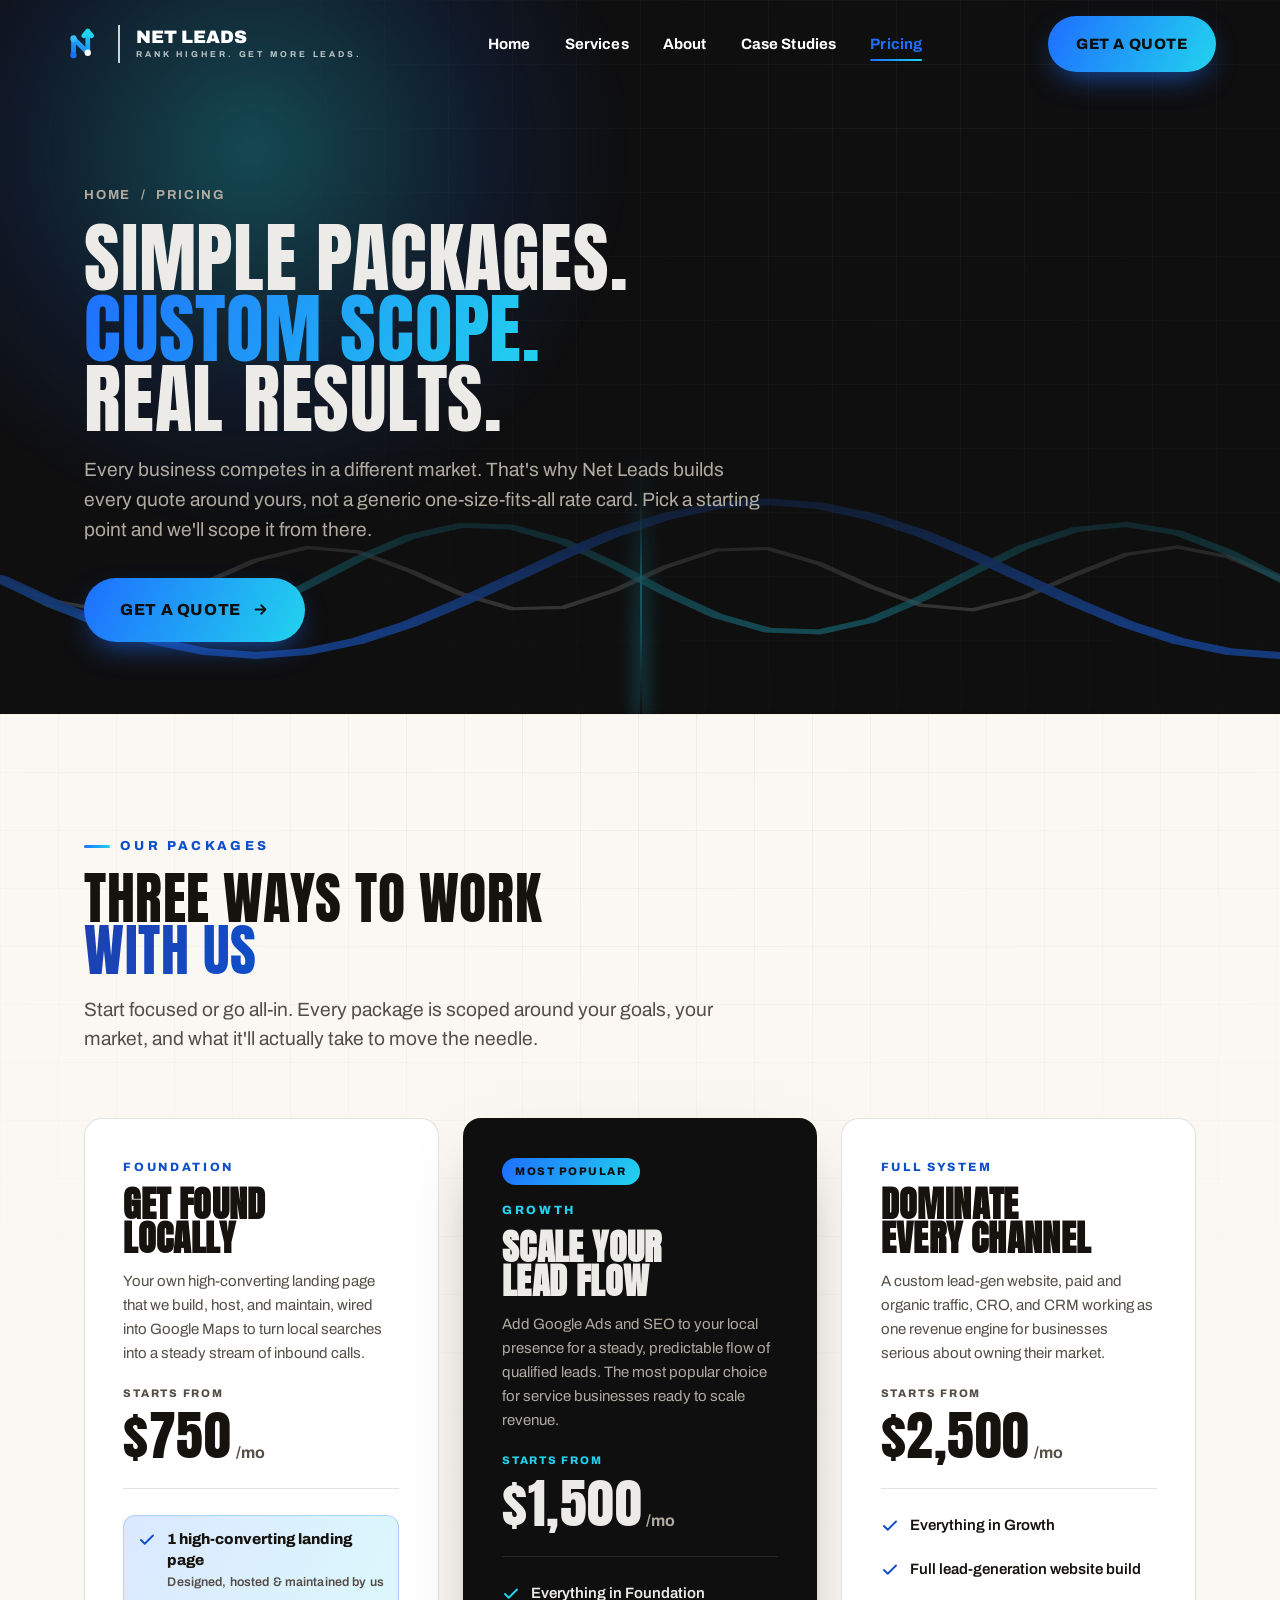
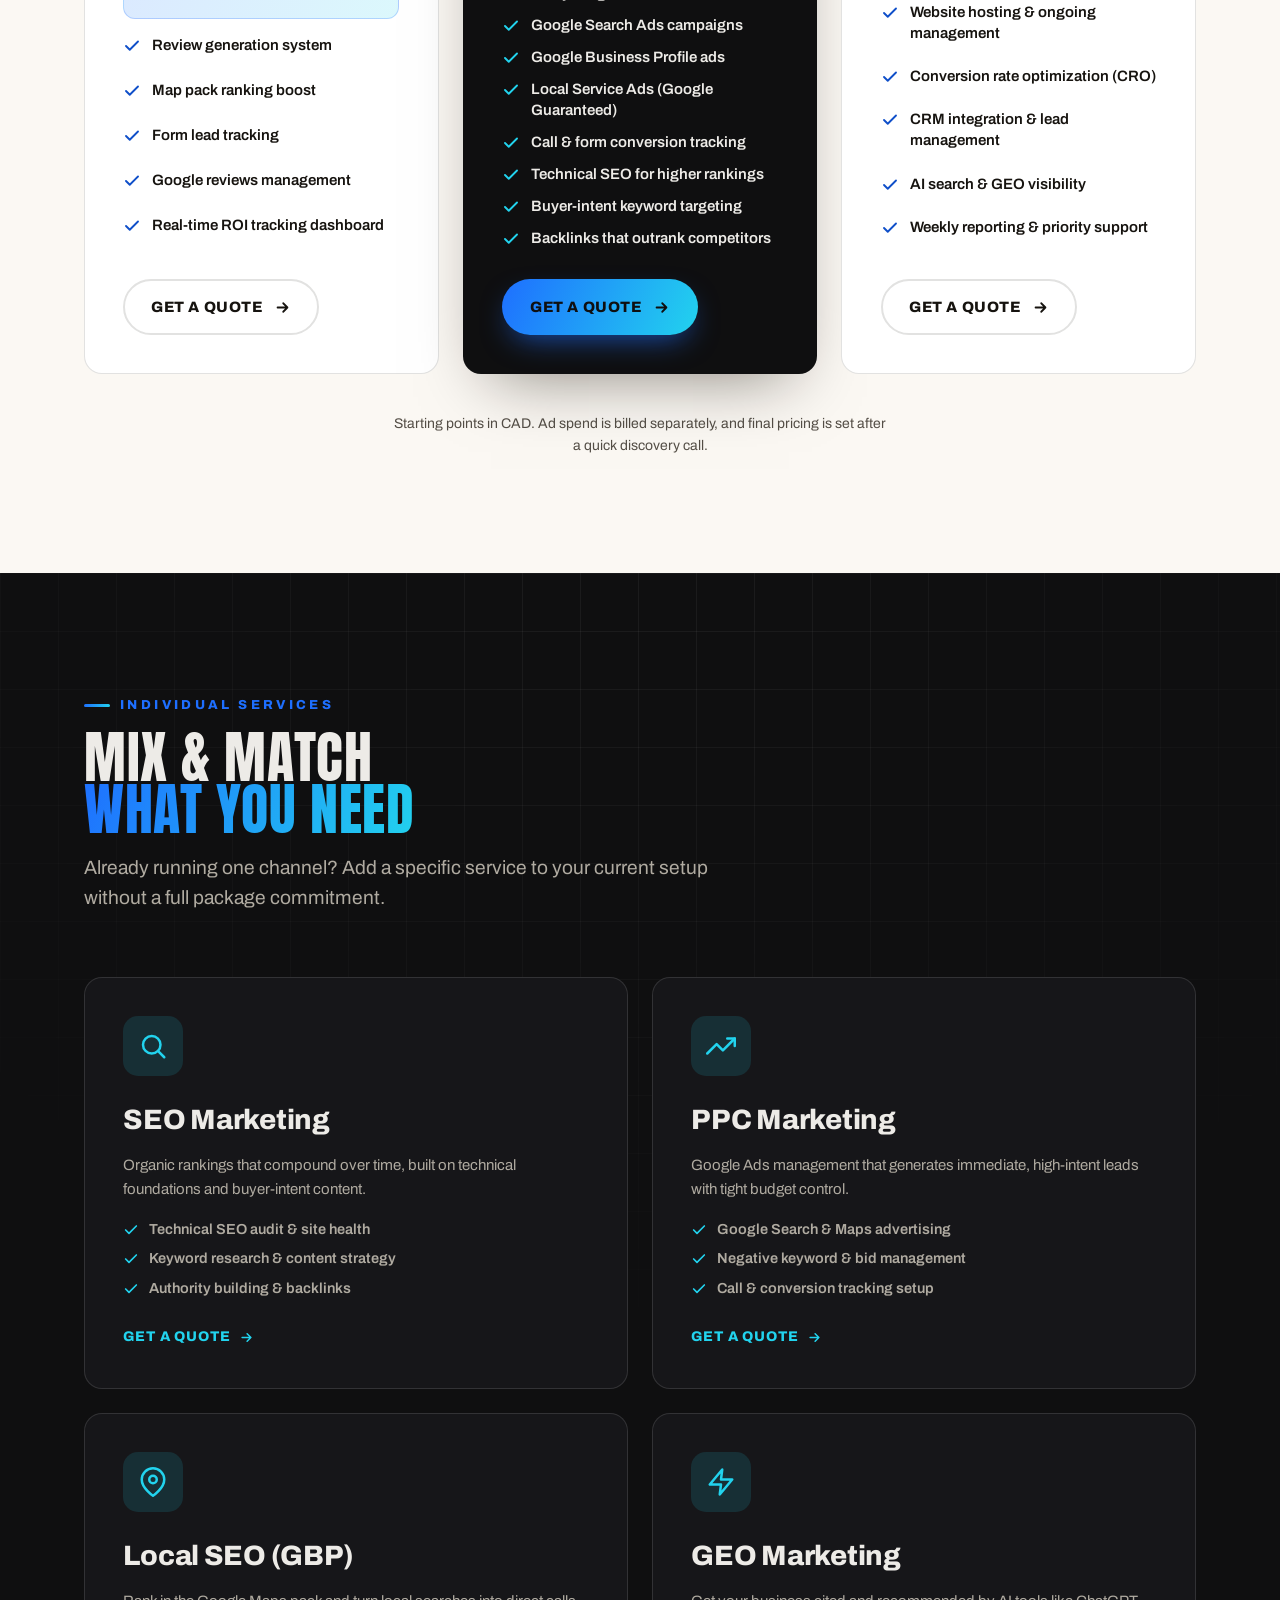
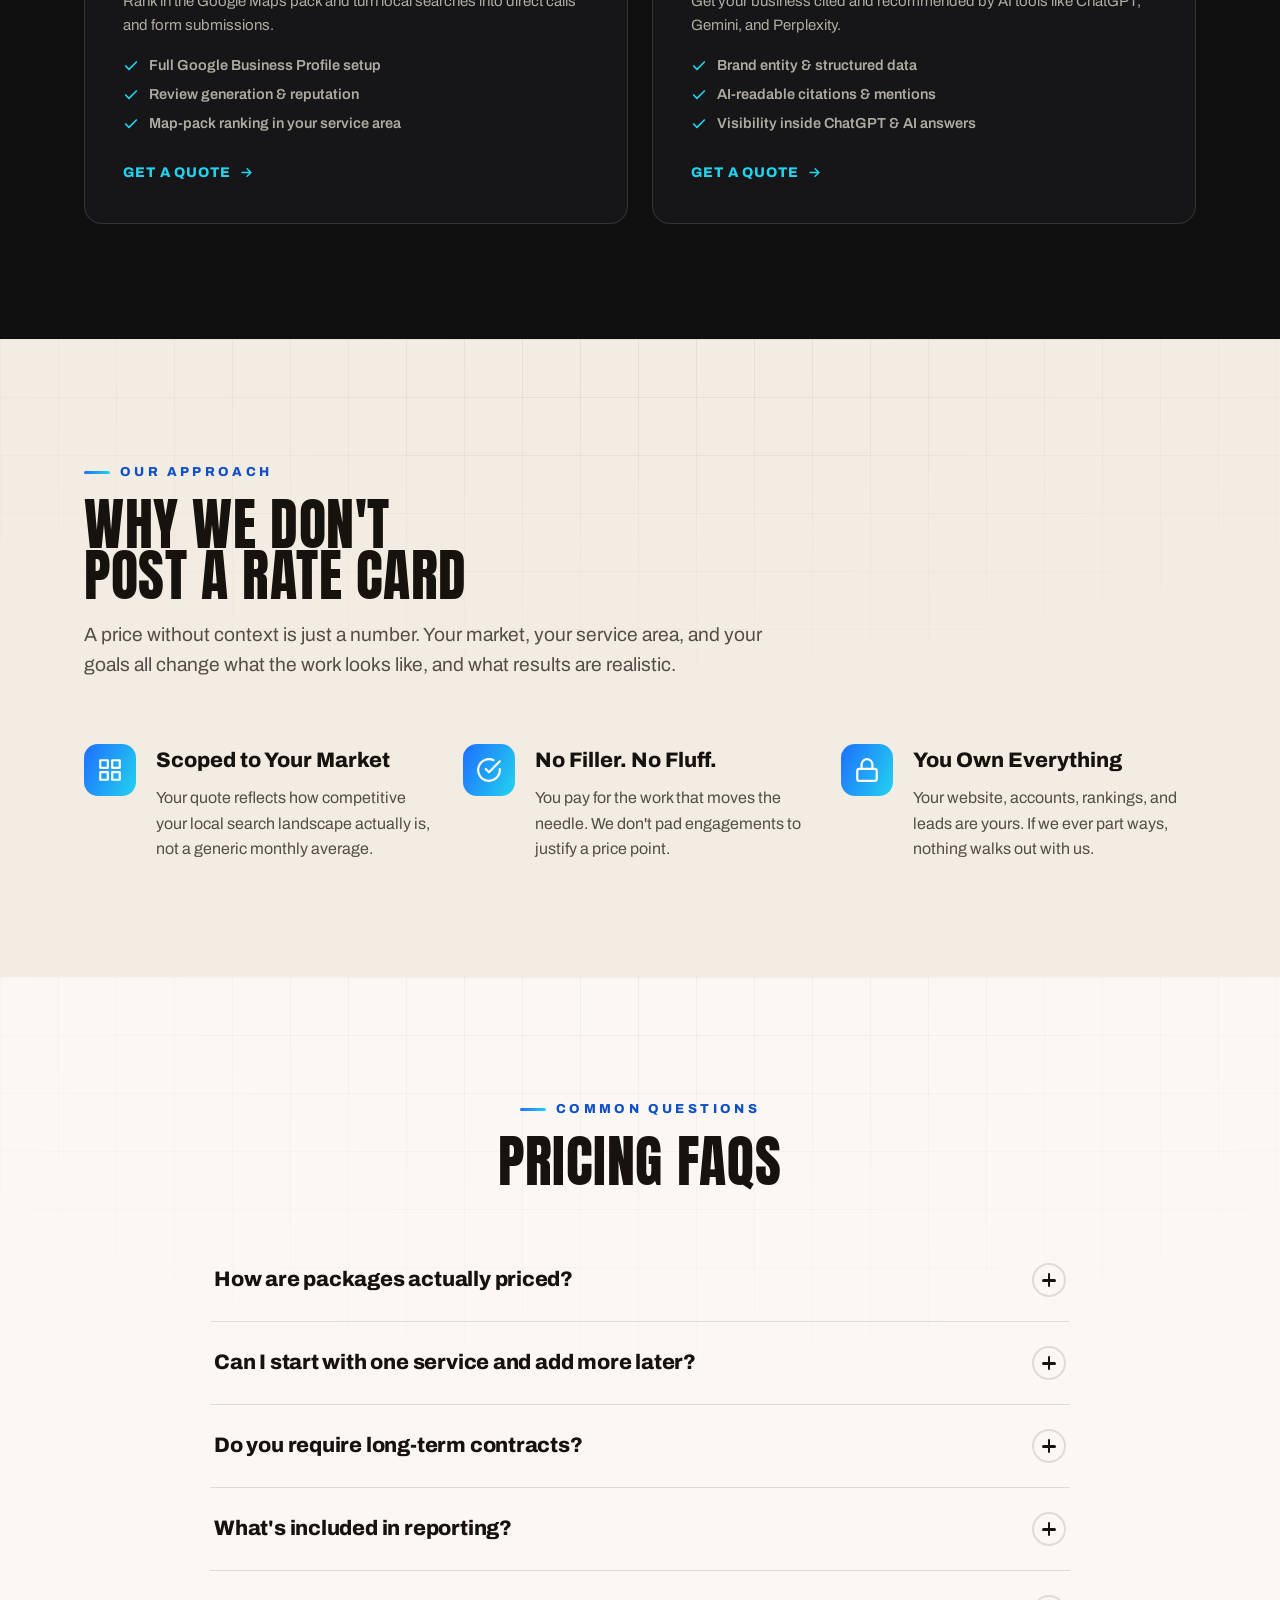
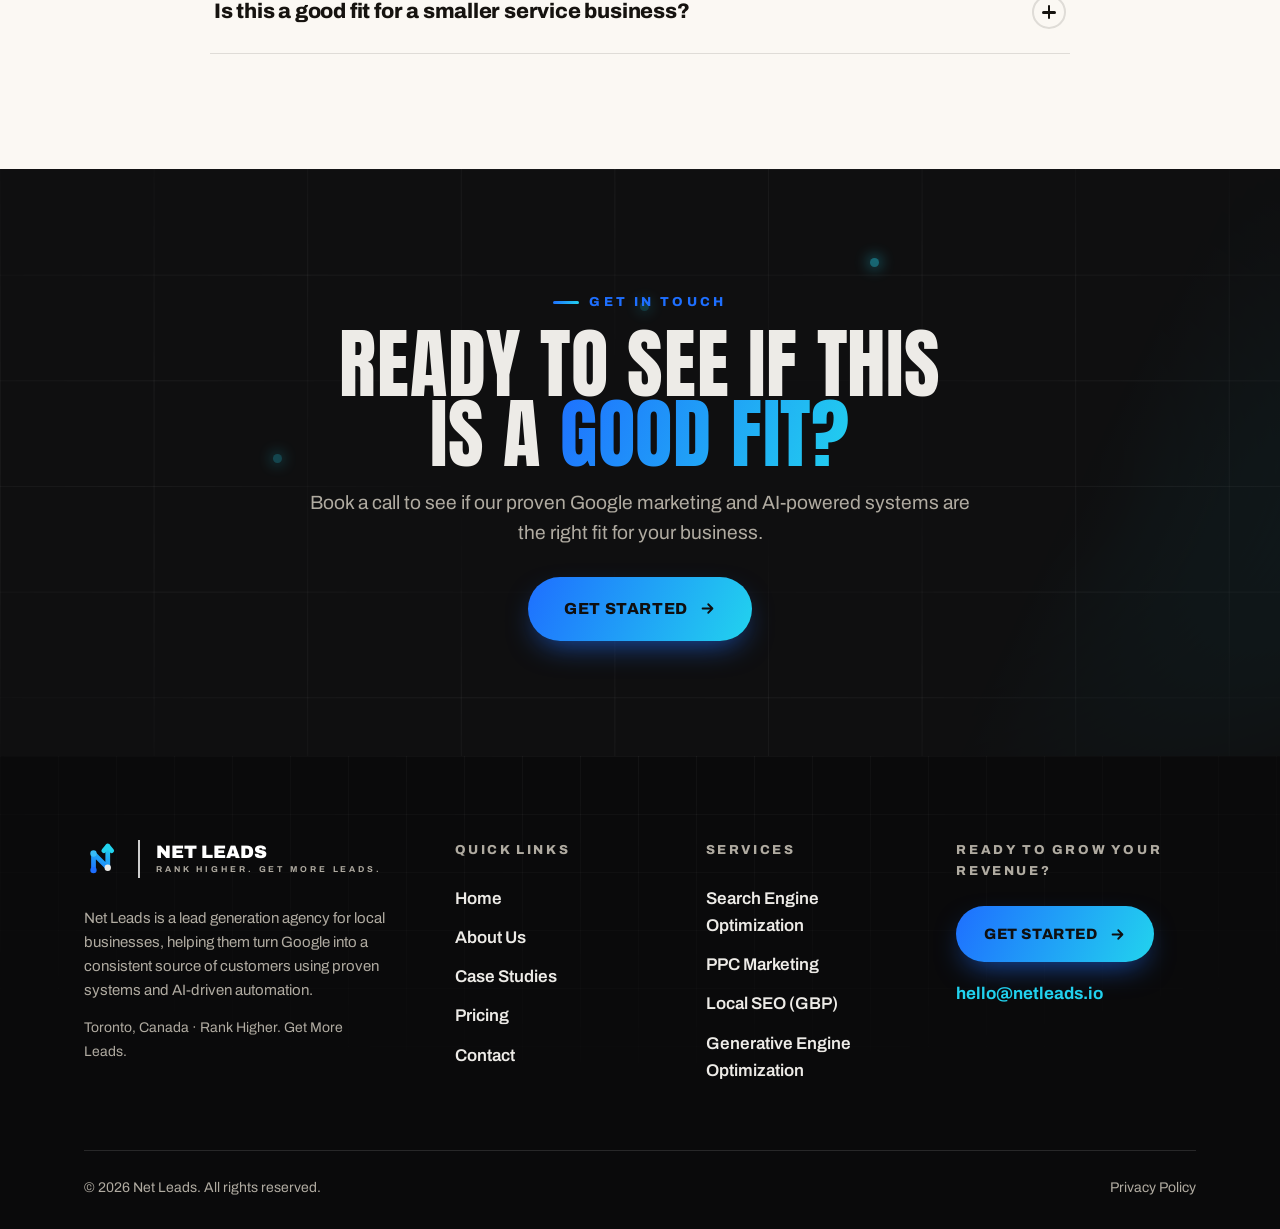
<file: pricing/index.html>
<!DOCTYPE html>
<html lang="en">
<head>
<meta charset="UTF-8" />
<script>if(location.pathname.endsWith('/index.html'))location.replace(location.pathname.replace(/index\.html$/,'')+location.search+location.hash);</script>
<meta name="viewport" content="width=device-width, initial-scale=1" />
<title>Pricing | Net Leads</title>
<meta name="description" content="Marketing packages starting from $750/mo for SEO, PPC, Local SEO, and AI search. Custom-scoped pricing built around your market and goals." />
<script>document.documentElement.className += " js";</script>
<link rel="preconnect" href="https://fonts.googleapis.com" />
<link rel="preconnect" href="https://fonts.gstatic.com" crossorigin />
<link href="https://fonts.googleapis.com/css2?family=Anton&family=Archivo:wght@400;500;600;700;800;900&display=swap" rel="stylesheet" />
<link rel="stylesheet" href="/styles.css" />
<link rel="stylesheet" href="/creatives.css" />
<link rel="icon" href="/assets/favicon.svg" type="image/svg+xml" />
<link rel="icon" type="image/png" sizes="32x32" href="/assets/favicon-32.png" />
<link rel="apple-touch-icon" href="/assets/favicon.png" />
<link rel="canonical" href="https://netleads.io/pricing/" />
<meta property="og:type" content="website" />
<meta property="og:site_name" content="Net Leads" />
<meta property="og:title" content="Pricing | Net Leads" />
<meta property="og:description" content="Marketing packages starting from $750/mo for SEO, PPC, Local SEO, and AI search. Custom-scoped pricing built around your market and goals." />
<meta property="og:url" content="https://netleads.io/pricing/" />
<meta property="og:image" content="https://netleads.io/assets/og.png" />
<meta name="twitter:card" content="summary_large_image" />
<meta name="twitter:title" content="Pricing | Net Leads" />
<meta name="twitter:description" content="Marketing packages starting from $750/mo for SEO, PPC, Local SEO, and AI search. Custom-scoped pricing built around your market and goals." />
<meta name="twitter:image" content="https://netleads.io/assets/og.png" />
<script type="application/ld+json">{"@context":"https://schema.org","@graph":[{"@type":"WebPage","@id":"https://netleads.io/pricing/","url":"https://netleads.io/pricing/","name":"Pricing | Net Leads","description":"Marketing packages starting from $750/mo for SEO, PPC, Local SEO, and AI search. Custom-scoped pricing built around your market and goals.","isPartOf":{"@id":"https://netleads.io/#website"}},{"@type":"FAQPage","mainEntity":[{"@type":"Question","name":"How are packages actually priced?","acceptedAnswer":{"@type":"Answer","text":"Pricing is scoped to your market, service area, competition level, and goals. After a short discovery call, we'll put together a custom proposal with a clear monthly investment. No surprises, nothing hidden."}},{"@type":"Question","name":"Can I start with one service and add more later?","acceptedAnswer":{"@type":"Answer","text":"Absolutely. Many clients start with GBP or SEO alone, then layer in PPC or GEO once they see traction. There's no obligation to take a full package from day one."}},{"@type":"Question","name":"Do you require long-term contracts?","acceptedAnswer":{"@type":"Answer","text":"We believe trust is earned through performance, not paperwork. While some strategies need runway to show full results, our focus is on building a partnership you want to stay in, not locking you into something rigid."}},{"@type":"Question","name":"What's included in reporting?","acceptedAnswer":{"@type":"Answer","text":"Every engagement includes transparent tracking: rankings, lead volume, cost per lead, and the metrics that actually matter for your business. You'll always know what's working and why."}}]}]}</script>
</head>
<body>

<!-- ===================== NAV ===================== -->
<header class="nav">
  <a class="logo" href="/" aria-label="Net Leads home">
    <span class="netmark netmark--animate" aria-hidden="true"><svg viewBox="0 0 96 96" fill="none"><defs><linearGradient id="nlgNav" x1="24" y1="80" x2="60" y2="14" gradientUnits="userSpaceOnUse"><stop stop-color="#1E6FFF"/><stop offset="1" stop-color="#22D3EE"/></linearGradient></defs><path d="M24 76 V34 L60 70 V16" stroke="url(#nlgNav)" stroke-width="12" stroke-linecap="round" stroke-linejoin="round"/><path d="M50 27 L60 15 L70 27" stroke="#22D3EE" stroke-width="12" stroke-linecap="round" stroke-linejoin="round"/><circle class="nl-d1" cx="24" cy="76" r="8" fill="#1E6FFF"/><circle class="nl-d2" cx="24" cy="34" r="8" fill="#38BDF8"/><circle class="nl-d3" cx="60" cy="70" r="8" fill="currentColor"/></svg></span>
    <span class="divider" aria-hidden="true"></span>
    <span class="lockup"><span class="name">Net Leads</span><span class="tagline">Rank Higher. Get More Leads.</span></span>
  </a>
  <nav class="nav__links" aria-label="Primary">
    <a class="nav__link" href="/">Home</a>
    <div class="nav__item">
      <a class="nav__link" href="/services/">Services</a>
      <div class="nav__menu">
        <a href="/services/#seo">SEO Marketing</a>
        <a href="/services/#ppc">PPC Marketing</a>
        <a href="/services/#gbp">Local SEO (GBP)</a>
        <a href="/services/#geo">GEO Marketing</a>
      </div>
    </div>
    <a class="nav__link" href="/about/">About</a>
    <a class="nav__link" href="/case-studies/">Case Studies</a>
    <a class="nav__link is-active" href="/pricing/">Pricing</a>
  </nav>
  <div class="nav__right">
    <a class="btn btn--primary" href="/contact/">Get A Quote</a>
    <button class="nav__burger" aria-label="Menu"><span></span></button>
  </div>
</header>

<div class="drawer" aria-hidden="true">
  <a href="/">Home</a>
  <a href="/services/">Services</a>
  <a class="sub" href="/services/#seo">SEO Marketing</a>
  <a class="sub" href="/services/#ppc">PPC Marketing</a>
  <a class="sub" href="/services/#gbp">Local SEO (GBP)</a>
  <a class="sub" href="/services/#geo">GEO Marketing</a>
  <a href="/about/">About</a>
  <a href="/case-studies/">Case Studies</a>
  <a href="/pricing/">Pricing</a>
  <a class="btn btn--primary drawer__cta" href="/contact/">Get A Quote</a>
</div>

<!-- ===================== BANNER ===================== -->
<section class="banner">
  <div class="hero__bg" aria-hidden="true"><div class="hero__grid"></div><div class="hero__glow"></div><div class="hero__wave"><div class="creative" data-creative="wave"></div></div></div>
  <div class="wrap banner__inner">
    <span class="crumb" data-reveal><a href="/">Home</a> &nbsp;/&nbsp; Pricing</span>
    <h1 class="display h-xl" data-reveal data-d="1">Simple Packages.<br /><span class="grad-text">Custom Scope.</span><br />Real Results.</h1>
    <p class="lead" data-reveal data-d="2">Every business competes in a different market. That's why <a href="/">Net Leads</a> builds every quote around yours, not a generic one-size-fits-all rate card. Pick a starting point and we'll scope it from there.</p>
    <div class="hero__cta" data-reveal data-d="3">
      <a class="btn btn--primary btn--lg" href="/contact/">Get A Quote
        <svg viewBox="0 0 24 24" fill="none" stroke="currentColor" stroke-width="2.5" stroke-linecap="round" stroke-linejoin="round"><path d="M5 12h14M13 6l6 6-6 6"/></svg>
      </a>
    </div>
  </div>
</section>

<!-- ===================== PACKAGES ===================== -->
<section class="section">
  <div class="wrap">
    <div class="head" data-reveal>
      <span class="eyebrow">Our Packages</span>
      <h2 class="display h-l">Three Ways To Work<br /><span class="grad-text">With Us</span></h2>
      <p class="lead">Start focused or go all-in. Every package is scoped around your goals, your market, and what it'll actually take to move the needle.</p>
    </div>

    <div class="pcards">

      <!-- Foundation -->
      <div class="pcard" data-reveal data-d="1">
        <span class="pcard__eyebrow">Foundation</span>
        <h3 class="pcard__name">Get Found<br />Locally</h3>
        <p class="pcard__desc">Your own high-converting landing page that we build, host, and maintain, wired into Google Maps to turn local searches into a steady stream of inbound calls.</p>
        <div class="pcard__price">
          <span class="pcard__price-from">Starts from</span>
          <div class="pcard__price-amt">$750<span class="pcard__price-per">/mo</span></div>
        </div>
        <div class="pcard__divider"></div>
        <ul class="pcard__list">
          <li class="pcard__item pcard__item--hero">
            <svg viewBox="0 0 24 24" fill="none" stroke="currentColor" stroke-width="2.5" stroke-linecap="round" stroke-linejoin="round"><path d="M20 6 9 17l-5-5"/></svg>
            <span class="pcard__item-text">
              <strong>1 high-converting landing page</strong>
              <span class="pcard__item-sub">Designed, hosted &amp; maintained by us</span>
            </span>
          </li>
          <li class="pcard__item">
            <svg viewBox="0 0 24 24" fill="none" stroke="currentColor" stroke-width="2.5" stroke-linecap="round" stroke-linejoin="round"><path d="M20 6 9 17l-5-5"/></svg>
            Review generation system
          </li>
          <li class="pcard__item">
            <svg viewBox="0 0 24 24" fill="none" stroke="currentColor" stroke-width="2.5" stroke-linecap="round" stroke-linejoin="round"><path d="M20 6 9 17l-5-5"/></svg>
            Map pack ranking boost
          </li>
          <li class="pcard__item">
            <svg viewBox="0 0 24 24" fill="none" stroke="currentColor" stroke-width="2.5" stroke-linecap="round" stroke-linejoin="round"><path d="M20 6 9 17l-5-5"/></svg>
            Form lead tracking
          </li>
          <li class="pcard__item">
            <svg viewBox="0 0 24 24" fill="none" stroke="currentColor" stroke-width="2.5" stroke-linecap="round" stroke-linejoin="round"><path d="M20 6 9 17l-5-5"/></svg>
            Google reviews management
          </li>
          <li class="pcard__item">
            <svg viewBox="0 0 24 24" fill="none" stroke="currentColor" stroke-width="2.5" stroke-linecap="round" stroke-linejoin="round"><path d="M20 6 9 17l-5-5"/></svg>
            Real-time ROI tracking dashboard
          </li>
        </ul>
        <div class="pcard__cta">
          <a class="btn btn--ghost" href="/contact/">Get A Quote
            <svg viewBox="0 0 24 24" fill="none" stroke="currentColor" stroke-width="2.5" stroke-linecap="round" stroke-linejoin="round"><path d="M5 12h14M13 6l6 6-6 6"/></svg>
          </a>
        </div>
      </div>

      <!-- Growth (featured) -->
      <div class="pcard pcard--feat" data-reveal data-d="2">
        <span class="pcard__badge">Most Popular</span>
        <span class="pcard__eyebrow">Growth</span>
        <h3 class="pcard__name">Scale Your<br />Lead Flow</h3>
        <p class="pcard__desc">Add Google Ads and SEO to your local presence for a steady, predictable flow of qualified leads. The most popular choice for service businesses ready to scale revenue.</p>
        <div class="pcard__price">
          <span class="pcard__price-from">Starts from</span>
          <div class="pcard__price-amt">$1,500<span class="pcard__price-per">/mo</span></div>
        </div>
        <div class="pcard__divider"></div>
        <ul class="pcard__list">
          <li class="pcard__item">
            <svg viewBox="0 0 24 24" fill="none" stroke="currentColor" stroke-width="2.5" stroke-linecap="round" stroke-linejoin="round"><path d="M20 6 9 17l-5-5"/></svg>
            Everything in Foundation
          </li>
          <li class="pcard__item">
            <svg viewBox="0 0 24 24" fill="none" stroke="currentColor" stroke-width="2.5" stroke-linecap="round" stroke-linejoin="round"><path d="M20 6 9 17l-5-5"/></svg>
            Google Search Ads campaigns
          </li>
          <li class="pcard__item">
            <svg viewBox="0 0 24 24" fill="none" stroke="currentColor" stroke-width="2.5" stroke-linecap="round" stroke-linejoin="round"><path d="M20 6 9 17l-5-5"/></svg>
            Google Business Profile ads
          </li>
          <li class="pcard__item">
            <svg viewBox="0 0 24 24" fill="none" stroke="currentColor" stroke-width="2.5" stroke-linecap="round" stroke-linejoin="round"><path d="M20 6 9 17l-5-5"/></svg>
            Local Service Ads (Google Guaranteed)
          </li>
          <li class="pcard__item">
            <svg viewBox="0 0 24 24" fill="none" stroke="currentColor" stroke-width="2.5" stroke-linecap="round" stroke-linejoin="round"><path d="M20 6 9 17l-5-5"/></svg>
            Call &amp; form conversion tracking
          </li>
          <li class="pcard__item">
            <svg viewBox="0 0 24 24" fill="none" stroke="currentColor" stroke-width="2.5" stroke-linecap="round" stroke-linejoin="round"><path d="M20 6 9 17l-5-5"/></svg>
            Technical SEO for higher rankings
          </li>
          <li class="pcard__item">
            <svg viewBox="0 0 24 24" fill="none" stroke="currentColor" stroke-width="2.5" stroke-linecap="round" stroke-linejoin="round"><path d="M20 6 9 17l-5-5"/></svg>
            Buyer-intent keyword targeting
          </li>
          <li class="pcard__item">
            <svg viewBox="0 0 24 24" fill="none" stroke="currentColor" stroke-width="2.5" stroke-linecap="round" stroke-linejoin="round"><path d="M20 6 9 17l-5-5"/></svg>
            Backlinks that outrank competitors
          </li>
        </ul>
        <div class="pcard__cta">
          <a class="btn btn--primary" href="/contact/">Get A Quote
            <svg viewBox="0 0 24 24" fill="none" stroke="currentColor" stroke-width="2.5" stroke-linecap="round" stroke-linejoin="round"><path d="M5 12h14M13 6l6 6-6 6"/></svg>
          </a>
        </div>
      </div>

      <!-- Full System -->
      <div class="pcard" data-reveal data-d="3">
        <span class="pcard__eyebrow">Full System</span>
        <h3 class="pcard__name">Dominate<br />Every Channel</h3>
        <p class="pcard__desc">A custom lead-gen website, paid and organic traffic, CRO, and CRM working as one revenue engine for businesses serious about owning their market.</p>
        <div class="pcard__price">
          <span class="pcard__price-from">Starts from</span>
          <div class="pcard__price-amt">$2,500<span class="pcard__price-per">/mo</span></div>
        </div>
        <div class="pcard__divider"></div>
        <ul class="pcard__list">
          <li class="pcard__item">
            <svg viewBox="0 0 24 24" fill="none" stroke="currentColor" stroke-width="2.5" stroke-linecap="round" stroke-linejoin="round"><path d="M20 6 9 17l-5-5"/></svg>
            Everything in Growth
          </li>
          <li class="pcard__item">
            <svg viewBox="0 0 24 24" fill="none" stroke="currentColor" stroke-width="2.5" stroke-linecap="round" stroke-linejoin="round"><path d="M20 6 9 17l-5-5"/></svg>
            Full lead-generation website build
          </li>
          <li class="pcard__item">
            <svg viewBox="0 0 24 24" fill="none" stroke="currentColor" stroke-width="2.5" stroke-linecap="round" stroke-linejoin="round"><path d="M20 6 9 17l-5-5"/></svg>
            Website hosting &amp; ongoing management
          </li>
          <li class="pcard__item">
            <svg viewBox="0 0 24 24" fill="none" stroke="currentColor" stroke-width="2.5" stroke-linecap="round" stroke-linejoin="round"><path d="M20 6 9 17l-5-5"/></svg>
            Conversion rate optimization (CRO)
          </li>
          <li class="pcard__item">
            <svg viewBox="0 0 24 24" fill="none" stroke="currentColor" stroke-width="2.5" stroke-linecap="round" stroke-linejoin="round"><path d="M20 6 9 17l-5-5"/></svg>
            CRM integration &amp; lead management
          </li>
          <li class="pcard__item">
            <svg viewBox="0 0 24 24" fill="none" stroke="currentColor" stroke-width="2.5" stroke-linecap="round" stroke-linejoin="round"><path d="M20 6 9 17l-5-5"/></svg>
            AI search &amp; GEO visibility
          </li>
          <li class="pcard__item">
            <svg viewBox="0 0 24 24" fill="none" stroke="currentColor" stroke-width="2.5" stroke-linecap="round" stroke-linejoin="round"><path d="M20 6 9 17l-5-5"/></svg>
            Weekly reporting &amp; priority support
          </li>
        </ul>
        <div class="pcard__cta">
          <a class="btn btn--ghost" href="/contact/">Get A Quote
            <svg viewBox="0 0 24 24" fill="none" stroke="currentColor" stroke-width="2.5" stroke-linecap="round" stroke-linejoin="round"><path d="M5 12h14M13 6l6 6-6 6"/></svg>
          </a>
        </div>
      </div>

    </div>
      <p class="pcards__note">Starting points in CAD. Ad spend is billed separately, and final pricing is set after a quick discovery call.</p>
  </div>
</section>

<!-- ===================== INDIVIDUAL SERVICES ===================== -->
<section class="section section--ink">
  <div class="wrap">
    <div class="head" data-reveal>
      <span class="eyebrow">Individual Services</span>
      <h2 class="display h-l">Mix &amp; Match<br /><span class="grad-text">What You Need</span></h2>
      <p class="lead">Already running one channel? Add a specific service to your current setup without a full package commitment.</p>
    </div>
    <div class="stiles">

      <div class="stile" data-reveal data-d="1">
        <div class="card__icon">
          <svg viewBox="0 0 24 24" fill="none" stroke="currentColor" stroke-width="2" stroke-linecap="round" stroke-linejoin="round"><circle cx="11" cy="11" r="7"/><path d="m21 21-4.3-4.3"/></svg>
        </div>
        <h3>SEO Marketing</h3>
        <p>Organic rankings that compound over time, built on technical foundations and buyer-intent content.</p>
        <ul class="stile__list">
          <li class="stile__item">
            <svg viewBox="0 0 24 24" fill="none" stroke="currentColor" stroke-width="2.5" stroke-linecap="round" stroke-linejoin="round"><path d="M20 6 9 17l-5-5"/></svg>
            Technical SEO audit &amp; site health
          </li>
          <li class="stile__item">
            <svg viewBox="0 0 24 24" fill="none" stroke="currentColor" stroke-width="2.5" stroke-linecap="round" stroke-linejoin="round"><path d="M20 6 9 17l-5-5"/></svg>
            Keyword research &amp; content strategy
          </li>
          <li class="stile__item">
            <svg viewBox="0 0 24 24" fill="none" stroke="currentColor" stroke-width="2.5" stroke-linecap="round" stroke-linejoin="round"><path d="M20 6 9 17l-5-5"/></svg>
            Authority building &amp; backlinks
          </li>
        </ul>
        <a class="stile__link" href="/contact/">Get A Quote
          <svg viewBox="0 0 24 24" fill="none" stroke="currentColor" stroke-width="2.5" stroke-linecap="round" stroke-linejoin="round"><path d="M5 12h14M13 6l6 6-6 6"/></svg>
        </a>
      </div>

      <div class="stile" data-reveal data-d="2">
        <div class="card__icon">
          <svg viewBox="0 0 24 24" fill="none" stroke="currentColor" stroke-width="2" stroke-linecap="round" stroke-linejoin="round"><polyline points="23 6 13.5 15.5 8.5 10.5 1 18"/><polyline points="17 6 23 6 23 12"/></svg>
        </div>
        <h3>PPC Marketing</h3>
        <p>Google Ads management that generates immediate, high-intent leads with tight budget control.</p>
        <ul class="stile__list">
          <li class="stile__item">
            <svg viewBox="0 0 24 24" fill="none" stroke="currentColor" stroke-width="2.5" stroke-linecap="round" stroke-linejoin="round"><path d="M20 6 9 17l-5-5"/></svg>
            Google Search &amp; Maps advertising
          </li>
          <li class="stile__item">
            <svg viewBox="0 0 24 24" fill="none" stroke="currentColor" stroke-width="2.5" stroke-linecap="round" stroke-linejoin="round"><path d="M20 6 9 17l-5-5"/></svg>
            Negative keyword &amp; bid management
          </li>
          <li class="stile__item">
            <svg viewBox="0 0 24 24" fill="none" stroke="currentColor" stroke-width="2.5" stroke-linecap="round" stroke-linejoin="round"><path d="M20 6 9 17l-5-5"/></svg>
            Call &amp; conversion tracking setup
          </li>
        </ul>
        <a class="stile__link" href="/contact/">Get A Quote
          <svg viewBox="0 0 24 24" fill="none" stroke="currentColor" stroke-width="2.5" stroke-linecap="round" stroke-linejoin="round"><path d="M5 12h14M13 6l6 6-6 6"/></svg>
        </a>
      </div>

      <div class="stile" data-reveal data-d="3">
        <div class="card__icon">
          <svg viewBox="0 0 24 24" fill="none" stroke="currentColor" stroke-width="2" stroke-linecap="round" stroke-linejoin="round"><path d="M21 10c0 7-9 13-9 13s-9-6-9-13a9 9 0 0 1 18 0z"/><circle cx="12" cy="10" r="3"/></svg>
        </div>
        <h3>Local SEO (GBP)</h3>
        <p>Rank in the Google Maps pack and turn local searches into direct calls and form submissions.</p>
        <ul class="stile__list">
          <li class="stile__item">
            <svg viewBox="0 0 24 24" fill="none" stroke="currentColor" stroke-width="2.5" stroke-linecap="round" stroke-linejoin="round"><path d="M20 6 9 17l-5-5"/></svg>
            Full Google Business Profile setup
          </li>
          <li class="stile__item">
            <svg viewBox="0 0 24 24" fill="none" stroke="currentColor" stroke-width="2.5" stroke-linecap="round" stroke-linejoin="round"><path d="M20 6 9 17l-5-5"/></svg>
            Review generation &amp; reputation
          </li>
          <li class="stile__item">
            <svg viewBox="0 0 24 24" fill="none" stroke="currentColor" stroke-width="2.5" stroke-linecap="round" stroke-linejoin="round"><path d="M20 6 9 17l-5-5"/></svg>
            Map-pack ranking in your service area
          </li>
        </ul>
        <a class="stile__link" href="/contact/">Get A Quote
          <svg viewBox="0 0 24 24" fill="none" stroke="currentColor" stroke-width="2.5" stroke-linecap="round" stroke-linejoin="round"><path d="M5 12h14M13 6l6 6-6 6"/></svg>
        </a>
      </div>

      <div class="stile" data-reveal data-d="4">
        <div class="card__icon">
          <svg viewBox="0 0 24 24" fill="none" stroke="currentColor" stroke-width="2" stroke-linecap="round" stroke-linejoin="round"><polygon points="13 2 3 14 12 14 11 22 21 10 12 10 13 2"/></svg>
        </div>
        <h3>GEO Marketing</h3>
        <p>Get your business cited and recommended by AI tools like ChatGPT, Gemini, and Perplexity.</p>
        <ul class="stile__list">
          <li class="stile__item">
            <svg viewBox="0 0 24 24" fill="none" stroke="currentColor" stroke-width="2.5" stroke-linecap="round" stroke-linejoin="round"><path d="M20 6 9 17l-5-5"/></svg>
            Brand entity &amp; structured data
          </li>
          <li class="stile__item">
            <svg viewBox="0 0 24 24" fill="none" stroke="currentColor" stroke-width="2.5" stroke-linecap="round" stroke-linejoin="round"><path d="M20 6 9 17l-5-5"/></svg>
            AI-readable citations &amp; mentions
          </li>
          <li class="stile__item">
            <svg viewBox="0 0 24 24" fill="none" stroke="currentColor" stroke-width="2.5" stroke-linecap="round" stroke-linejoin="round"><path d="M20 6 9 17l-5-5"/></svg>
            Visibility inside ChatGPT &amp; AI answers
          </li>
        </ul>
        <a class="stile__link" href="/contact/">Get A Quote
          <svg viewBox="0 0 24 24" fill="none" stroke="currentColor" stroke-width="2.5" stroke-linecap="round" stroke-linejoin="round"><path d="M5 12h14M13 6l6 6-6 6"/></svg>
        </a>
      </div>

    </div>
  </div>
</section>

<!-- ===================== WHY CUSTOM PRICING ===================== -->
<section class="section section--paper2">
  <div class="wrap">
    <div class="head" data-reveal>
      <span class="eyebrow">Our Approach</span>
      <h2 class="display h-l">Why We Don't<br />Post A Rate Card</h2>
      <p class="lead">A price without context is just a number. Your market, your service area, and your goals all change what the work looks like, and what results are realistic.</p>
    </div>
    <div class="cards cards--three">
      <div class="feat" data-reveal data-d="1">
        <div class="feat__mark">
          <svg viewBox="0 0 24 24" fill="none" stroke="currentColor" stroke-width="2" stroke-linecap="round" stroke-linejoin="round"><path d="M3 3h7v7H3zM14 3h7v7h-7zM14 14h7v7h-7zM3 14h7v7H3z"/></svg>
        </div>
        <div>
          <h3>Scoped to Your Market</h3>
          <p>Your quote reflects how competitive your local search landscape actually is, not a generic monthly average.</p>
        </div>
      </div>
      <div class="feat" data-reveal data-d="2">
        <div class="feat__mark">
          <svg viewBox="0 0 24 24" fill="none" stroke="currentColor" stroke-width="2" stroke-linecap="round" stroke-linejoin="round"><path d="M22 11.08V12a10 10 0 1 1-5.93-9.14"/><polyline points="22 4 12 14.01 9 11.01"/></svg>
        </div>
        <div>
          <h3>No Filler. No Fluff.</h3>
          <p>You pay for the work that moves the needle. We don't pad engagements to justify a price point.</p>
        </div>
      </div>
      <div class="feat" data-reveal data-d="3">
        <div class="feat__mark">
          <svg viewBox="0 0 24 24" fill="none" stroke="currentColor" stroke-width="2" stroke-linecap="round" stroke-linejoin="round"><rect x="3" y="11" width="18" height="11" rx="2" ry="2"/><path d="M7 11V7a5 5 0 0 1 10 0v4"/></svg>
        </div>
        <div>
          <h3>You Own Everything</h3>
          <p>Your website, accounts, rankings, and leads are yours. If we ever part ways, nothing walks out with us.</p>
        </div>
      </div>
    </div>
  </div>
</section>

<!-- ===================== FAQ ===================== -->
<section class="section">
  <div class="wrap">
    <div class="head head--center" data-reveal>
      <span class="eyebrow eyebrow--center">Common Questions</span>
      <h2 class="display h-l">Pricing FAQs</h2>
    </div>
    <div class="faq" style="margin-inline:auto" data-reveal data-d="1">
      <div class="faq__item">
        <button class="faq__q">How are packages actually priced?<span class="pm"></span></button>
        <div class="faq__a"><div class="faq__a-inner">Pricing is scoped to your market, service area, competition level, and goals. After a short discovery call, we'll put together a custom proposal with a clear monthly investment. No surprises, nothing hidden.</div></div>
      </div>
      <div class="faq__item">
        <button class="faq__q">Can I start with one service and add more later?<span class="pm"></span></button>
        <div class="faq__a"><div class="faq__a-inner">Absolutely. Many clients start with GBP or SEO alone, then layer in PPC or GEO once they see traction. There's no obligation to take a full package from day one.</div></div>
      </div>
      <div class="faq__item">
        <button class="faq__q">Do you require long-term contracts?<span class="pm"></span></button>
        <div class="faq__a"><div class="faq__a-inner">We believe trust is earned through performance, not paperwork. While some strategies need runway to show full results, our focus is on building a partnership you want to stay in, not locking you into something rigid.</div></div>
      </div>
      <div class="faq__item">
        <button class="faq__q">What's included in reporting?<span class="pm"></span></button>
        <div class="faq__a"><div class="faq__a-inner">Every engagement includes transparent tracking: rankings, lead volume, cost per lead, and the metrics that actually matter for your business. You'll always know what's working and why.</div></div>
      </div>
      <div class="faq__item">
        <button class="faq__q">Is this a good fit for a smaller service business?<span class="pm"></span></button>
        <div class="faq__a"><div class="faq__a-inner">If your business is ready to handle more inbound leads and you want to grow intentionally, there's likely a fit. We scale the strategy to your capacity so growth doesn't turn into chaos.</div></div>
      </div>
    </div>
  </div>
</section>

<!-- ===================== CTA BAND ===================== -->
<section class="section section--ink ctaband">
  <div class="ctaband__bg" aria-hidden="true"><div class="creative" data-creative="pulsegrid" data-blips="3"></div></div>
  <div class="wrap ctaband__inner" data-reveal>
    <span class="eyebrow eyebrow--center">Get In Touch</span>
    <h2 class="display h-xl" style="margin-top:16px">Ready to See If This<br />Is a <span class="grad-text">Good Fit?</span></h2>
    <p class="lead" style="margin:18px auto 0">Book a call to see if our proven Google marketing and AI-powered systems are the right fit for your business.</p>
    <a class="btn btn--primary btn--lg" href="/contact/">Get Started
      <svg viewBox="0 0 24 24" fill="none" stroke="currentColor" stroke-width="2.5" stroke-linecap="round" stroke-linejoin="round"><path d="M5 12h14M13 6l6 6-6 6"/></svg>
    </a>
  </div>
</section>

<!-- ===================== FOOTER ===================== -->
<footer class="footer">
  <div class="wrap">
    <div class="footer__top">
      <div class="footer__brand">
        <a class="logo" href="/" style="color:#fff" aria-label="Net Leads home">
          <span class="netmark" aria-hidden="true"><svg viewBox="0 0 96 96" fill="none"><defs><linearGradient id="nlgFoot" x1="24" y1="80" x2="60" y2="14" gradientUnits="userSpaceOnUse"><stop stop-color="#1E6FFF"/><stop offset="1" stop-color="#22D3EE"/></linearGradient></defs><path d="M24 76 V34 L60 70 V16" stroke="url(#nlgFoot)" stroke-width="12" stroke-linecap="round" stroke-linejoin="round"/><path d="M50 27 L60 15 L70 27" stroke="#22D3EE" stroke-width="12" stroke-linecap="round" stroke-linejoin="round"/><circle cx="24" cy="76" r="8" fill="#1E6FFF"/><circle cx="24" cy="34" r="8" fill="#38BDF8"/><circle cx="60" cy="70" r="8" fill="#EDEBE7"/></svg></span>
          <span class="divider" aria-hidden="true"></span>
          <span class="lockup"><span class="name">Net Leads</span><span class="tagline">Rank Higher. Get More Leads.</span></span>
        </a>
        <p>Net Leads is a lead generation agency for local businesses, helping them turn Google into a consistent source of customers using proven systems and AI-driven automation.</p>
        <p class="footer__nap" style="margin-top:14px;font-size:14px;line-height:1.7;color:var(--text-onink-mut)">Toronto, Canada &middot; Rank Higher. Get More Leads.</p>
      </div>
      <div class="footer__col">
        <h4>Quick Links</h4>
        <a href="/">Home</a>
        <a href="/about/">About Us</a>
        <a href="/case-studies/">Case Studies</a>
        <a href="/pricing/">Pricing</a>
        <a href="/contact/">Contact</a>
      </div>
      <div class="footer__col">
        <h4>Services</h4>
        <a href="/services/#seo">Search Engine Optimization</a>
        <a href="/services/#ppc">PPC Marketing</a>
        <a href="/services/#gbp">Local SEO (GBP)</a>
        <a href="/services/#geo">Generative Engine Optimization</a>
      </div>
      <div class="footer__cta">
        <h4>Ready to grow your revenue?</h4>
        <a class="btn btn--primary" href="/contact/">Get Started
          <svg viewBox="0 0 24 24" fill="none" stroke="currentColor" stroke-width="2.5" stroke-linecap="round" stroke-linejoin="round"><path d="M5 12h14M13 6l6 6-6 6"/></svg>
        </a>
        <a class="mail" href="mailto:hello@netleads.io">hello@netleads.io</a>
      </div>
    </div>
    <div class="footer__bottom">
      <span>© <span data-year>2026</span> Net Leads. All rights reserved.</span>
      <a href="#">Privacy Policy</a>
    </div>
  </div>
</footer>

<script src="/app.js"></script>
<script src="/creatives.js"></script>
</body>
</html>
</file>
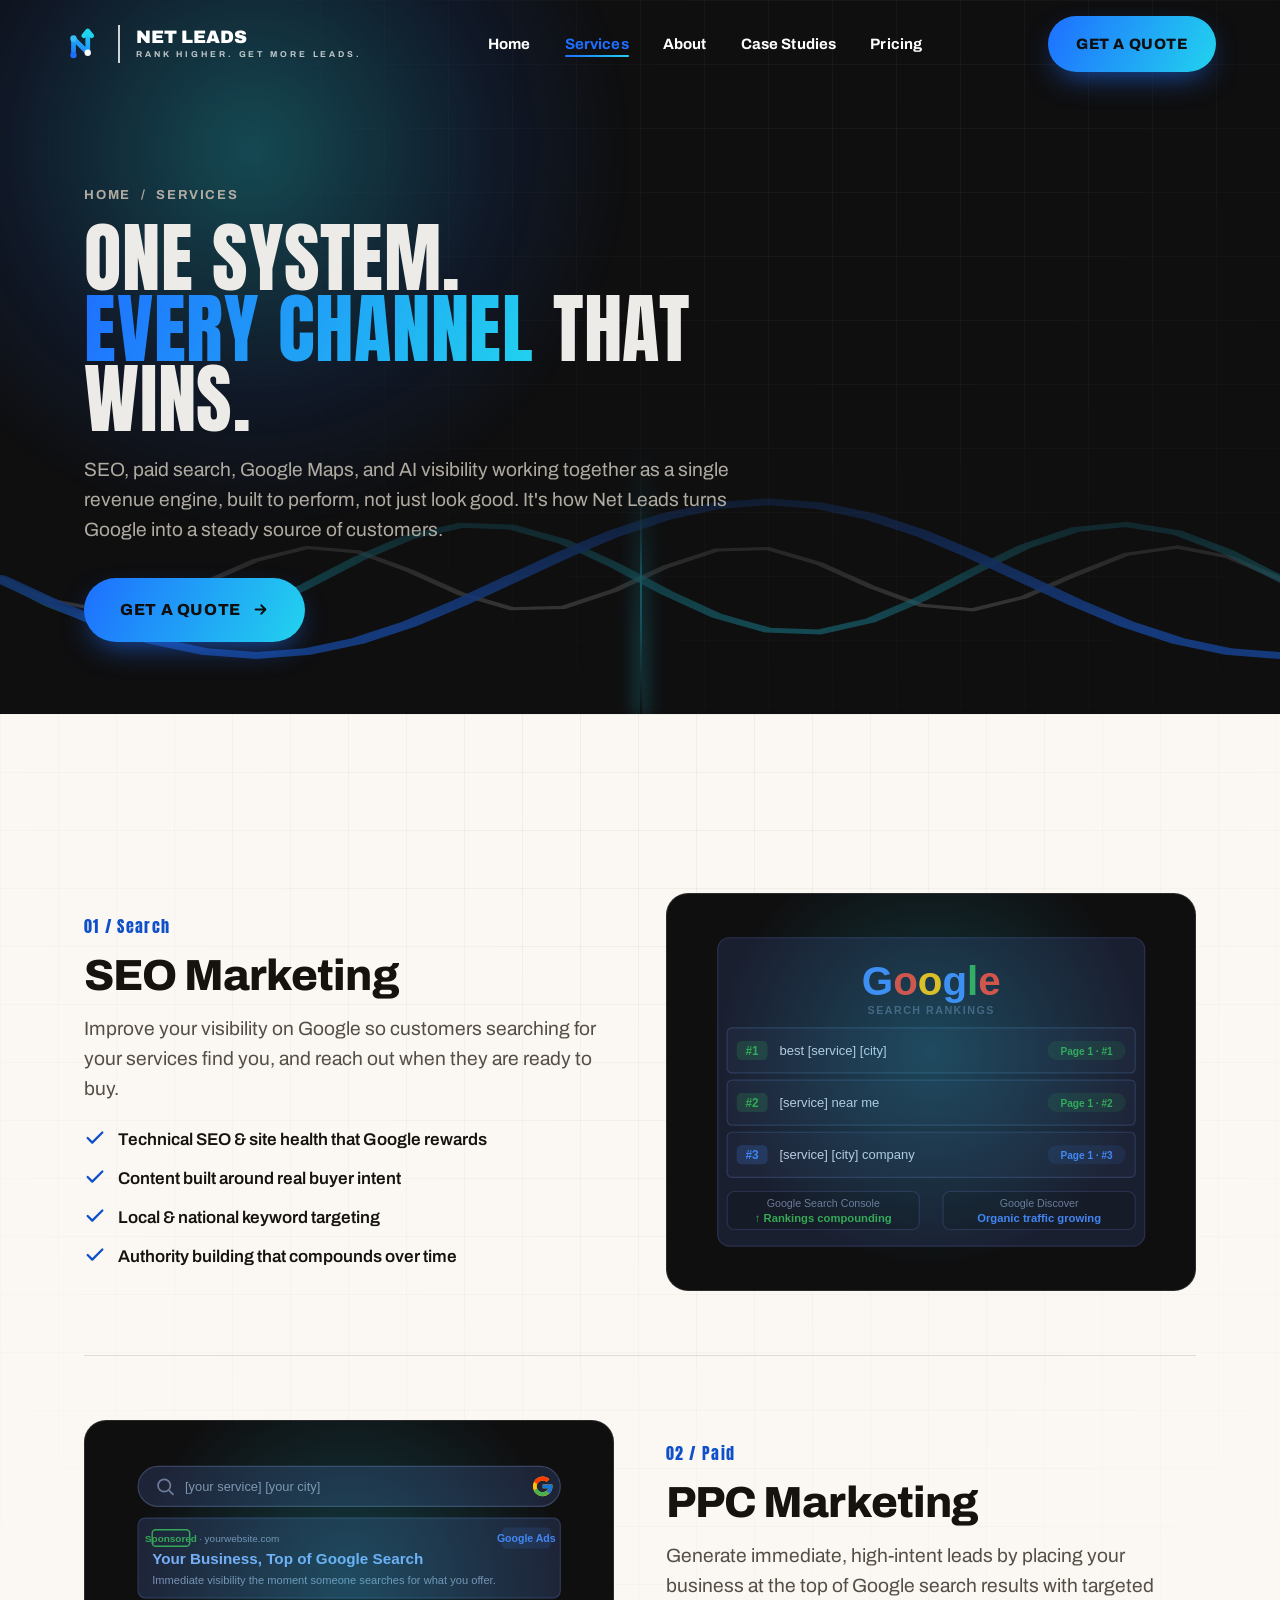
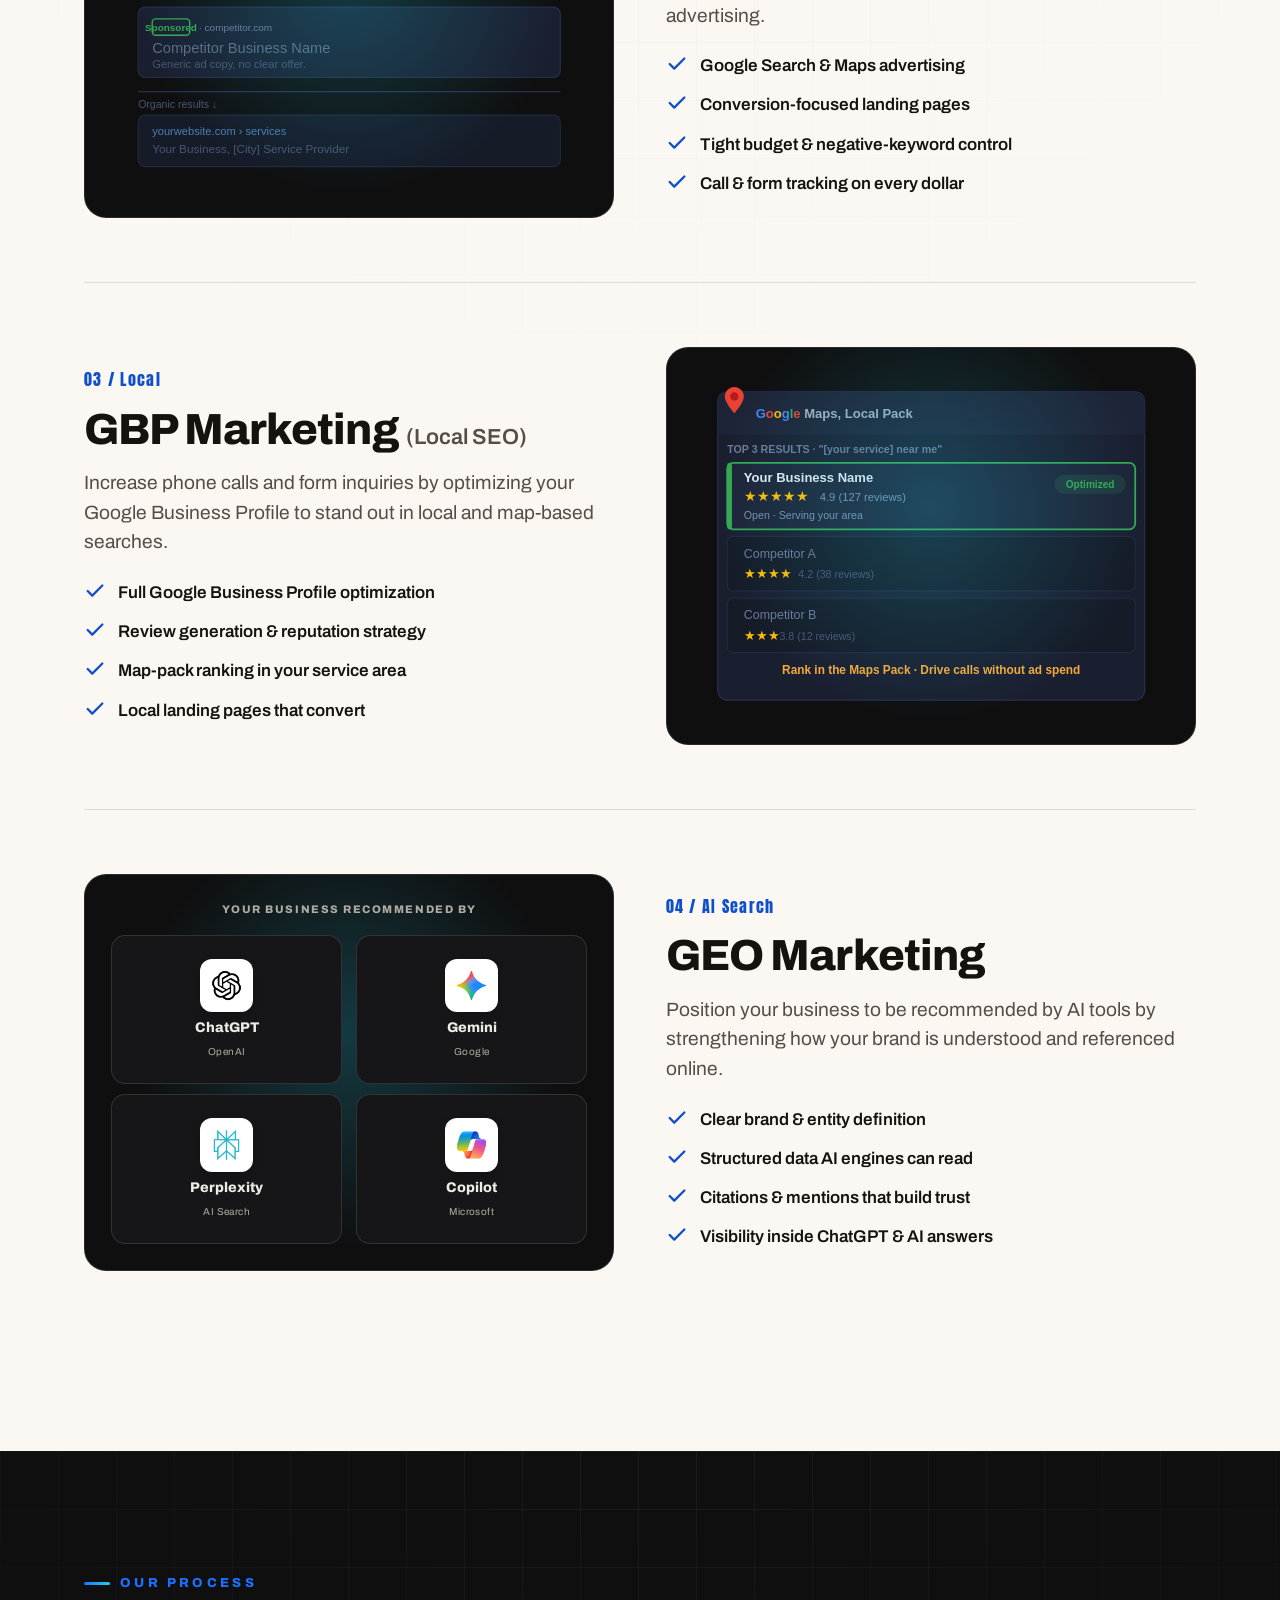
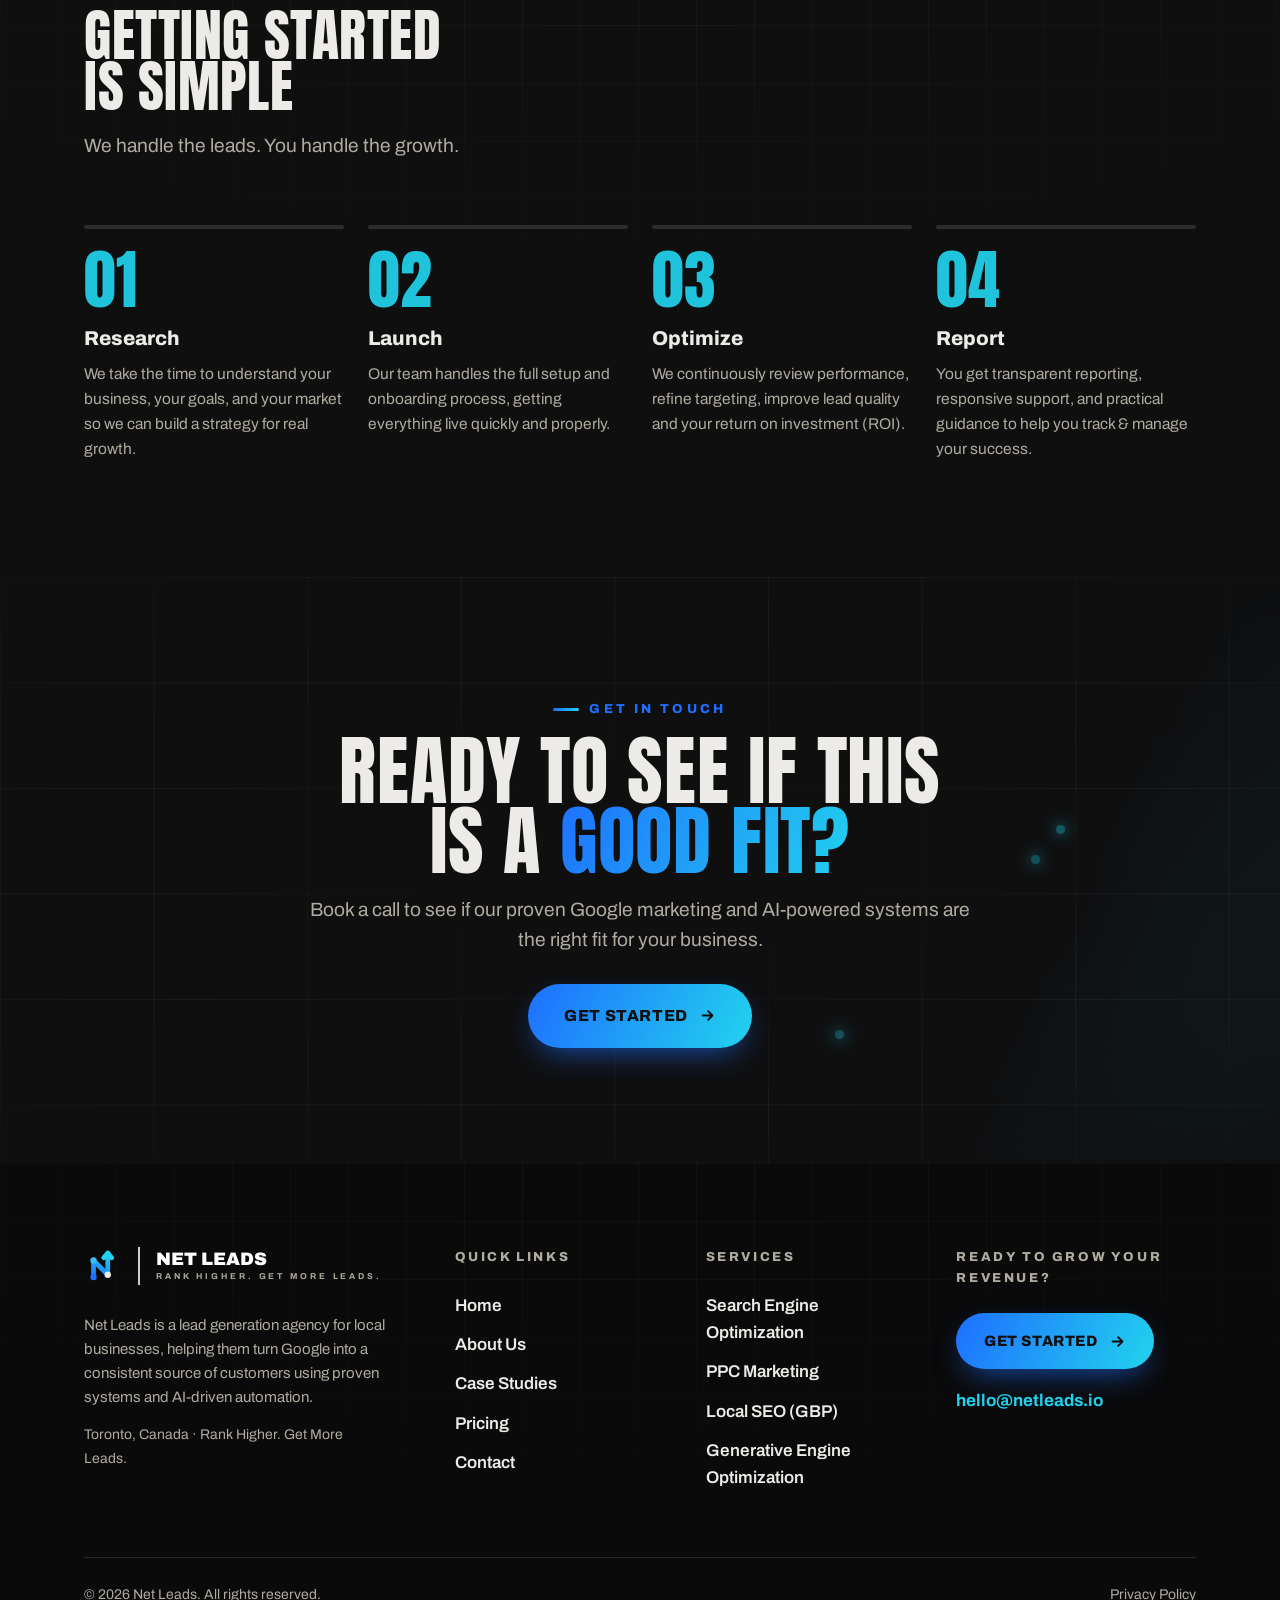
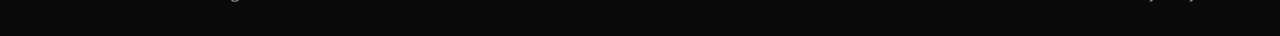
<file: services/index.html>
<!DOCTYPE html>
<html lang="en">
<head>
<meta charset="UTF-8" />
<script>if(location.pathname.endsWith('/index.html'))location.replace(location.pathname.replace(/index\.html$/,'')+location.search+location.hash);</script>
<meta name="viewport" content="width=device-width, initial-scale=1" />
<title>Services | Net Leads</title>
<meta name="description" content="SEO, PPC, Local SEO (GBP) and Generative Engine Optimization, built to perform, not just look good." />
<script>document.documentElement.className += " js";</script>
<link rel="preconnect" href="https://fonts.googleapis.com" />
<link rel="preconnect" href="https://fonts.gstatic.com" crossorigin />
<link href="https://fonts.googleapis.com/css2?family=Anton&family=Archivo:wght@400;500;600;700;800;900&display=swap" rel="stylesheet" />
<link rel="stylesheet" href="/styles.css" />
<link rel="stylesheet" href="/creatives.css" />
<link rel="icon" href="/assets/favicon.svg" type="image/svg+xml" />
<link rel="icon" type="image/png" sizes="32x32" href="/assets/favicon-32.png" />
<link rel="apple-touch-icon" href="/assets/favicon.png" />
<link rel="canonical" href="https://netleads.io/services/" />
<meta property="og:type" content="website" />
<meta property="og:site_name" content="Net Leads" />
<meta property="og:title" content="Services | Net Leads" />
<meta property="og:description" content="SEO, PPC, Local SEO (GBP) and Generative Engine Optimization, built to perform, not just look good." />
<meta property="og:url" content="https://netleads.io/services/" />
<meta property="og:image" content="https://netleads.io/assets/og.png" />
<meta name="twitter:card" content="summary_large_image" />
<meta name="twitter:title" content="Services | Net Leads" />
<meta name="twitter:description" content="SEO, PPC, Local SEO (GBP) and Generative Engine Optimization, built to perform, not just look good." />
<meta name="twitter:image" content="https://netleads.io/assets/og.png" />
</head>
<body>

<header class="nav">
  <a class="logo" href="/" aria-label="Net Leads home">
    <span class="netmark netmark--animate" aria-hidden="true"><svg viewBox="0 0 96 96" fill="none"><defs><linearGradient id="nlgNav" x1="24" y1="80" x2="60" y2="14" gradientUnits="userSpaceOnUse"><stop stop-color="#1E6FFF"/><stop offset="1" stop-color="#22D3EE"/></linearGradient></defs><path d="M24 76 V34 L60 70 V16" stroke="url(#nlgNav)" stroke-width="12" stroke-linecap="round" stroke-linejoin="round"/><path d="M50 27 L60 15 L70 27" stroke="#22D3EE" stroke-width="12" stroke-linecap="round" stroke-linejoin="round"/><circle class="nl-d1" cx="24" cy="76" r="8" fill="#1E6FFF"/><circle class="nl-d2" cx="24" cy="34" r="8" fill="#38BDF8"/><circle class="nl-d3" cx="60" cy="70" r="8" fill="currentColor"/></svg></span>
    <span class="divider" aria-hidden="true"></span>
    <span class="lockup"><span class="name">Net Leads</span><span class="tagline">Rank Higher. Get More Leads.</span></span>
  </a>
  <nav class="nav__links" aria-label="Primary">
    <a class="nav__link" href="/">Home</a>
    <div class="nav__item">
      <a class="nav__link is-active" href="/services/">Services</a>
      <div class="nav__menu">
        <a href="/services/#seo">SEO Marketing</a>
        <a href="/services/#ppc">PPC Marketing</a>
        <a href="/services/#gbp">Local SEO (GBP)</a>
        <a href="/services/#geo">GEO Marketing</a>
      </div>
    </div>
    <a class="nav__link" href="/about/">About</a>
    <a class="nav__link" href="/case-studies/">Case Studies</a>
    <a class="nav__link" href="/pricing/">Pricing</a>
  </nav>
  <div class="nav__right">
    <a class="btn btn--primary" href="/contact/">Get A Quote</a>
    <button class="nav__burger" aria-label="Menu"><span></span></button>
  </div>
</header>

<div class="drawer" aria-hidden="true">
  <a href="/">Home</a>
  <a href="/services/">Services</a>
  <a class="sub" href="/services/#seo">SEO Marketing</a>
  <a class="sub" href="/services/#ppc">PPC Marketing</a>
  <a class="sub" href="/services/#gbp">Local SEO (GBP)</a>
  <a class="sub" href="/services/#geo">GEO Marketing</a>
  <a href="/about/">About</a>
  <a href="/case-studies/">Case Studies</a>
  <a href="/pricing/">Pricing</a>
  <a class="btn btn--primary drawer__cta" href="/contact/">Get A Quote</a>
</div>

<!-- ===================== BANNER ===================== -->
<section class="banner">
  <div class="hero__bg" aria-hidden="true"><div class="hero__grid"></div><div class="hero__glow"></div><div class="hero__wave"><div class="creative" data-creative="wave"></div></div></div>
  <div class="wrap banner__inner">
    <span class="crumb" data-reveal><a href="/">Home</a> &nbsp;/&nbsp; Services</span>
    <h1 class="display h-xl" data-reveal data-d="1">One System.<br /><span class="grad-text">Every Channel</span> That Wins.</h1>
    <p class="lead" data-reveal data-d="2">SEO, paid search, Google Maps, and AI visibility working together as a single revenue engine, built to perform, not just look good. It's how <a href="/">Net Leads</a> turns Google into a steady source of customers.</p>
    <div class="hero__cta" data-reveal data-d="3">
      <a class="btn btn--primary btn--lg" href="/contact/">Get A Quote
        <svg viewBox="0 0 24 24" fill="none" stroke="currentColor" stroke-width="2.5" stroke-linecap="round" stroke-linejoin="round"><path d="M5 12h14M13 6l6 6-6 6"/></svg>
      </a>
    </div>
  </div>
</section>

<!-- ===================== SERVICE DETAILS ===================== -->
<section class="section">
  <div class="wrap">

    <!-- SEO -->
    <div class="srow" id="seo">
      <div data-reveal>
        <span class="srow__tag">01 / Search</span>
        <h3>SEO Marketing</h3>
        <p class="lead">Improve your visibility on Google so customers searching for your services find you, and reach out when they are ready to buy.</p>
        <ul>
          <li><svg viewBox="0 0 24 24" fill="none" stroke="currentColor" stroke-width="2.5" stroke-linecap="round" stroke-linejoin="round"><path d="M20 6 9 17l-5-5"/></svg>Technical SEO &amp; site health that Google rewards</li>
          <li><svg viewBox="0 0 24 24" fill="none" stroke="currentColor" stroke-width="2.5" stroke-linecap="round" stroke-linejoin="round"><path d="M20 6 9 17l-5-5"/></svg>Content built around real buyer intent</li>
          <li><svg viewBox="0 0 24 24" fill="none" stroke="currentColor" stroke-width="2.5" stroke-linecap="round" stroke-linejoin="round"><path d="M20 6 9 17l-5-5"/></svg>Local &amp; national keyword targeting</li>
          <li><svg viewBox="0 0 24 24" fill="none" stroke="currentColor" stroke-width="2.5" stroke-linecap="round" stroke-linejoin="round"><path d="M20 6 9 17l-5-5"/></svg>Authority building that compounds over time</li>
        </ul>
      </div>
      <div class="srow__media" data-reveal data-d="1">
        <svg viewBox="0 0 400 300" fill="none" xmlns="http://www.w3.org/2000/svg" style="position:absolute;inset:0;width:100%;height:100%;padding:20px;box-sizing:border-box" aria-hidden="true">
          <rect x="20" y="20" width="360" height="260" rx="10" fill="#1a1f30" stroke="#2a3150"/>
          <text x="200" y="68" text-anchor="middle" font-size="34" font-weight="900" font-family="Arial,sans-serif"><tspan fill="#4285F4">G</tspan><tspan fill="#EA4335">o</tspan><tspan fill="#FBBC05">o</tspan><tspan fill="#4285F4">g</tspan><tspan fill="#34A853">l</tspan><tspan fill="#EA4335">e</tspan></text>
          <text x="200" y="84" text-anchor="middle" fill="#4a5572" font-size="9" font-weight="700" letter-spacing=".14em" font-family="sans-serif">SEARCH RANKINGS</text>
          <!-- Rank 1 -->
          <rect x="28" y="96" width="344" height="38" rx="4" fill="#1e2438" stroke="#2e3b5a"/>
          <rect x="36" y="107" width="26" height="16" rx="4" fill="#34a853" opacity="0.2"/>
          <text x="49" y="118.5" text-anchor="middle" fill="#34a853" font-size="10" font-weight="800" font-family="sans-serif">#1</text>
          <text x="72" y="118.5" fill="#c0cce0" font-size="11" font-family="sans-serif">best [service] [city]</text>
          <rect x="298" y="107" width="66" height="16" rx="8" fill="#34a853" opacity="0.12"/>
          <text x="331" y="118.5" text-anchor="middle" fill="#34a853" font-size="8.5" font-weight="700" font-family="sans-serif">Page 1 · #1</text>
          <!-- Rank 2 -->
          <rect x="28" y="140" width="344" height="38" rx="4" fill="#1e2438" stroke="#2e3b5a"/>
          <rect x="36" y="151" width="26" height="16" rx="4" fill="#34a853" opacity="0.2"/>
          <text x="49" y="162.5" text-anchor="middle" fill="#34a853" font-size="10" font-weight="800" font-family="sans-serif">#2</text>
          <text x="72" y="162.5" fill="#c0cce0" font-size="11" font-family="sans-serif">[service] near me</text>
          <rect x="298" y="151" width="66" height="16" rx="8" fill="#34a853" opacity="0.12"/>
          <text x="331" y="162.5" text-anchor="middle" fill="#34a853" font-size="8.5" font-weight="700" font-family="sans-serif">Page 1 · #2</text>
          <!-- Rank 3 -->
          <rect x="28" y="184" width="344" height="38" rx="4" fill="#1e2438" stroke="#2e3b5a"/>
          <rect x="36" y="195" width="26" height="16" rx="4" fill="#4285F4" opacity="0.2"/>
          <text x="49" y="206.5" text-anchor="middle" fill="#4285F4" font-size="10" font-weight="800" font-family="sans-serif">#3</text>
          <text x="72" y="206.5" fill="#c0cce0" font-size="11" font-family="sans-serif">[service] [city] company</text>
          <rect x="298" y="195" width="66" height="16" rx="8" fill="#4285F4" opacity="0.1"/>
          <text x="331" y="206.5" text-anchor="middle" fill="#4285F4" font-size="8.5" font-weight="700" font-family="sans-serif">Page 1 · #3</text>
          <!-- Bottom badges -->
          <rect x="28" y="234" width="162" height="32" rx="6" fill="#161b28" stroke="#2a3150"/>
          <text x="109" y="247" text-anchor="middle" fill="#6b7a99" font-size="9" font-family="sans-serif">Google Search Console</text>
          <text x="109" y="260" text-anchor="middle" fill="#34a853" font-size="9.5" font-weight="700" font-family="sans-serif">↑ Rankings compounding</text>
          <rect x="210" y="234" width="162" height="32" rx="6" fill="#161b28" stroke="#2a3150"/>
          <text x="291" y="247" text-anchor="middle" fill="#6b7a99" font-size="9" font-family="sans-serif">Google Discover</text>
          <text x="291" y="260" text-anchor="middle" fill="#4285F4" font-size="9.5" font-weight="700" font-family="sans-serif">Organic traffic growing</text>
        </svg>
        <div class="ph-glow" aria-hidden="true"></div>
      </div>
    </div>

    <!-- PPC -->
    <div class="srow" id="ppc">
      <div data-reveal>
        <span class="srow__tag">02 / Paid</span>
        <h3>PPC Marketing</h3>
        <p class="lead">Generate immediate, high-intent leads by placing your business at the top of Google search results with targeted advertising.</p>
        <ul>
          <li><svg viewBox="0 0 24 24" fill="none" stroke="currentColor" stroke-width="2.5" stroke-linecap="round" stroke-linejoin="round"><path d="M20 6 9 17l-5-5"/></svg>Google Search &amp; Maps advertising</li>
          <li><svg viewBox="0 0 24 24" fill="none" stroke="currentColor" stroke-width="2.5" stroke-linecap="round" stroke-linejoin="round"><path d="M20 6 9 17l-5-5"/></svg>Conversion-focused landing pages</li>
          <li><svg viewBox="0 0 24 24" fill="none" stroke="currentColor" stroke-width="2.5" stroke-linecap="round" stroke-linejoin="round"><path d="M20 6 9 17l-5-5"/></svg>Tight budget &amp; negative-keyword control</li>
          <li><svg viewBox="0 0 24 24" fill="none" stroke="currentColor" stroke-width="2.5" stroke-linecap="round" stroke-linejoin="round"><path d="M20 6 9 17l-5-5"/></svg>Call &amp; form tracking on every dollar</li>
        </ul>
      </div>
      <div class="srow__media" data-reveal data-d="1">
        <svg viewBox="0 0 400 300" fill="none" xmlns="http://www.w3.org/2000/svg" style="position:absolute;inset:0;width:100%;height:100%;padding:22px;box-sizing:border-box" aria-hidden="true">
          <!-- Search bar -->
          <rect x="20" y="20" width="360" height="34" rx="17" fill="#1e2438" stroke="#3a4460"/>
          <svg x="34" y="28" width="18" height="18" viewBox="0 0 24 24" fill="none" stroke="#6b7a99" stroke-width="2" stroke-linecap="round" stroke-linejoin="round"><circle cx="11" cy="11" r="7"/><path d="m21 21-4.3-4.3"/></svg>
          <text x="60" y="41" fill="#8492aa" font-size="11" font-family="sans-serif">[your service] [your city]</text>
          <svg x="355" y="27" width="20" height="20" viewBox="0 0 48 48">
            <path fill="#FFC107" d="M43.611 20.083H42V20H24v8h11.303c-1.649 4.657-6.08 8-11.303 8-6.627 0-12-5.373-12-12s5.373-12 12-12c3.059 0 5.842 1.154 7.961 3.039l5.657-5.657C34.046 6.053 29.268 4 24 4 12.955 4 4 12.955 4 24s8.955 20 20 20 20-8.955 20-20c0-1.341-.138-2.65-.389-3.917z"/>
            <path fill="#FF3D00" d="M6.306 14.691l6.571 4.819C14.655 15.108 18.961 12 24 12c3.059 0 5.842 1.154 7.961 3.039l5.657-5.657C34.046 6.053 29.268 4 24 4 16.318 4 9.656 8.337 6.306 14.691z"/>
            <path fill="#4CAF50" d="M24 44c5.166 0 9.86-1.977 13.409-5.192l-6.19-5.238A11.91 11.91 0 0124 36c-5.202 0-9.619-3.317-11.283-7.946l-6.522 5.025C9.505 39.556 16.227 44 24 44z"/>
            <path fill="#1976D2" d="M43.611 20.083H42V20H24v8h11.303a12.04 12.04 0 01-4.087 5.571l.003-.002 6.19 5.238C36.971 39.205 44 34 44 24c0-1.341-.138-2.65-.389-3.917z"/>
          </svg>
          <!-- Sponsored result 1 (your business) -->
          <rect x="20" y="64" width="360" height="68" rx="6" fill="#1e2438" stroke="#2e3b5a"/>
          <rect x="32" y="74" width="32" height="14" rx="3" fill="none" stroke="#34a853" stroke-width="1.2"/>
          <text x="48" y="84.5" text-anchor="middle" fill="#34a853" font-size="8.5" font-weight="700" font-family="sans-serif">Sponsored</text>
          <text x="72" y="84.5" fill="#7b8fb0" font-size="8.5" font-family="sans-serif">· yourwebsite.com</text>
          <rect x="330" y="72" width="42" height="18" rx="4" fill="#4285F4" opacity="0.12"/>
          <text x="351" y="84.5" text-anchor="middle" fill="#4285F4" font-size="9" font-weight="700" font-family="sans-serif">Google Ads</text>
          <text x="32" y="103" fill="#7aacf8" font-size="13" font-weight="600" font-family="sans-serif">Your Business, Top of Google Search</text>
          <text x="32" y="120" fill="#7b8fb0" font-size="9.5" font-family="sans-serif">Immediate visibility the moment someone searches for what you offer.</text>
          <!-- Sponsored result 2 (competitor) -->
          <rect x="20" y="140" width="360" height="60" rx="6" fill="#1a1f30" stroke="#262e47"/>
          <rect x="32" y="150" width="32" height="14" rx="3" fill="none" stroke="#34a853" stroke-width="1.2"/>
          <text x="48" y="160.5" text-anchor="middle" fill="#34a853" font-size="8.5" font-weight="700" font-family="sans-serif">Sponsored</text>
          <text x="72" y="160.5" fill="#6b7a99" font-size="8.5" font-family="sans-serif">· competitor.com</text>
          <text x="32" y="179" fill="#5b6a85" font-size="12.5" font-family="sans-serif">Competitor Business Name</text>
          <text x="32" y="192" fill="#4a5572" font-size="9.5" font-family="sans-serif">Generic ad copy, no clear offer.</text>
          <!-- Organic divider -->
          <line x1="20" y1="212" x2="380" y2="212" stroke="#2a3150" stroke-width="1"/>
          <text x="20" y="226" fill="#4a5572" font-size="9" font-family="sans-serif">Organic results ↓</text>
          <rect x="20" y="232" width="360" height="44" rx="6" fill="#161b28" stroke="#222940"/>
          <text x="32" y="249" fill="#4a7fb5" font-size="9.5" font-family="sans-serif">yourwebsite.com › services</text>
          <text x="32" y="264" fill="#4a5572" font-size="10" font-family="sans-serif">Your Business, [City] Service Provider</text>
        </svg>
        <div class="ph-glow" aria-hidden="true"></div>
      </div>
    </div>

    <!-- GBP -->
    <div class="srow" id="gbp">
      <div data-reveal>
        <span class="srow__tag">03 / Local</span>
        <h3>GBP Marketing <span style="font-size:.5em;color:var(--text-mut);font-weight:600;letter-spacing:0;">(Local SEO)</span></h3>
        <p class="lead">Increase phone calls and form inquiries by optimizing your Google Business Profile to stand out in local and map-based searches.</p>
        <ul>
          <li><svg viewBox="0 0 24 24" fill="none" stroke="currentColor" stroke-width="2.5" stroke-linecap="round" stroke-linejoin="round"><path d="M20 6 9 17l-5-5"/></svg>Full Google Business Profile optimization</li>
          <li><svg viewBox="0 0 24 24" fill="none" stroke="currentColor" stroke-width="2.5" stroke-linecap="round" stroke-linejoin="round"><path d="M20 6 9 17l-5-5"/></svg>Review generation &amp; reputation strategy</li>
          <li><svg viewBox="0 0 24 24" fill="none" stroke="currentColor" stroke-width="2.5" stroke-linecap="round" stroke-linejoin="round"><path d="M20 6 9 17l-5-5"/></svg>Map-pack ranking in your service area</li>
          <li><svg viewBox="0 0 24 24" fill="none" stroke="currentColor" stroke-width="2.5" stroke-linecap="round" stroke-linejoin="round"><path d="M20 6 9 17l-5-5"/></svg>Local landing pages that convert</li>
        </ul>
      </div>
      <div class="srow__media" data-reveal data-d="1">
        <svg viewBox="0 0 400 300" fill="none" xmlns="http://www.w3.org/2000/svg" style="position:absolute;inset:0;width:100%;height:100%;padding:20px;box-sizing:border-box" aria-hidden="true">
          <rect x="20" y="20" width="360" height="260" rx="8" fill="#1a1f30" stroke="#2a3150"/>
          <rect x="20" y="20" width="360" height="36" rx="8" fill="#1e2438"/>
          <rect x="20" y="44" width="360" height="12" fill="#1e2438"/>
          <!-- Google Maps pin (teardrop) -->
          <path d="M42 24c0-4.4-3.6-8-8-8s-8 3.6-8 8c0 5.5 8 14 8 14s8-8.5 8-14z" fill="#EA4335"/>
          <circle cx="34" cy="24" r="3.5" fill="#B71C1C"/>
          <text x="52" y="42" font-size="11" font-weight="700" font-family="Arial,sans-serif"><tspan fill="#4285F4">G</tspan><tspan fill="#EA4335">o</tspan><tspan fill="#FBBC05">o</tspan><tspan fill="#4285F4">g</tspan><tspan fill="#34A853">l</tspan><tspan fill="#EA4335">e</tspan><tspan fill="#a0aec0"> Maps, Local Pack</tspan></text>
          <text x="28" y="72" fill="#6b7a99" font-size="9" font-weight="700" font-family="sans-serif">TOP 3 RESULTS · "[your service] near me"</text>
          <!-- Result 1, your business -->
          <rect x="28" y="80" width="344" height="56" rx="5" fill="#1e2438" stroke="#34a853" stroke-width="1.5"/>
          <rect x="28" y="80" width="4" height="56" rx="2" fill="#34a853"/>
          <text x="42" y="96" fill="#e2e8f0" font-size="11" font-weight="700" font-family="sans-serif">Your Business Name</text>
          <text x="42" y="112" fill="#FBBC05" font-size="12" font-family="sans-serif">★★★★★</text>
          <text x="106" y="112" fill="#7b8fb0" font-size="9.5" font-family="sans-serif">4.9 (127 reviews)</text>
          <text x="42" y="127" fill="#7b8fb0" font-size="9" font-family="sans-serif">Open · Serving your area</text>
          <rect x="304" y="90" width="60" height="16" rx="8" fill="#34a853" opacity="0.15"/>
          <text x="334" y="101.5" text-anchor="middle" fill="#34a853" font-size="8.5" font-weight="700" font-family="sans-serif">Optimized</text>
          <!-- Result 2 -->
          <rect x="28" y="142" width="344" height="46" rx="5" fill="#161b28" stroke="#222940"/>
          <text x="42" y="160" fill="#6b7a99" font-size="10.5" font-family="sans-serif">Competitor A</text>
          <text x="42" y="177" fill="#FBBC05" font-size="11" font-family="sans-serif">★★★★</text>
          <text x="88" y="177" fill="#4a5572" font-size="9" font-family="sans-serif">4.2 (38 reviews)</text>
          <!-- Result 3 -->
          <rect x="28" y="194" width="344" height="46" rx="5" fill="#161b28" stroke="#222940"/>
          <text x="42" y="212" fill="#6b7a99" font-size="10.5" font-family="sans-serif">Competitor B</text>
          <text x="42" y="229" fill="#FBBC05" font-size="11" font-family="sans-serif">★★★</text>
          <text x="72" y="229" fill="#4a5572" font-size="9" font-family="sans-serif">3.8 (12 reviews)</text>
          <text x="200" y="258" text-anchor="middle" fill="#f6a93b" font-size="10" font-weight="700" font-family="sans-serif">Rank in the Maps Pack · Drive calls without ad spend</text>
        </svg>
        <div class="ph-glow" aria-hidden="true"></div>
      </div>
    </div>

    <!-- GEO -->
    <div class="srow" id="geo">
      <div data-reveal>
        <span class="srow__tag">04 / AI Search</span>
        <h3>GEO Marketing</h3>
        <p class="lead">Position your business to be recommended by AI tools by strengthening how your brand is understood and referenced online.</p>
        <ul>
          <li><svg viewBox="0 0 24 24" fill="none" stroke="currentColor" stroke-width="2.5" stroke-linecap="round" stroke-linejoin="round"><path d="M20 6 9 17l-5-5"/></svg>Clear brand &amp; entity definition</li>
          <li><svg viewBox="0 0 24 24" fill="none" stroke="currentColor" stroke-width="2.5" stroke-linecap="round" stroke-linejoin="round"><path d="M20 6 9 17l-5-5"/></svg>Structured data AI engines can read</li>
          <li><svg viewBox="0 0 24 24" fill="none" stroke="currentColor" stroke-width="2.5" stroke-linecap="round" stroke-linejoin="round"><path d="M20 6 9 17l-5-5"/></svg>Citations &amp; mentions that build trust</li>
          <li><svg viewBox="0 0 24 24" fill="none" stroke="currentColor" stroke-width="2.5" stroke-linecap="round" stroke-linejoin="round"><path d="M20 6 9 17l-5-5"/></svg>Visibility inside ChatGPT &amp; AI answers</li>
        </ul>
      </div>
      <div class="srow__media" data-reveal data-d="1">
        <div class="ai-wall">
          <span class="ai-wall__title">Your Business Recommended By</span>
          <div class="ai-grid">
            <div class="ai-chip"><span class="ai-tile"><img src="/assets/ai-chatgpt.png" alt="ChatGPT logo" loading="lazy" width="256" height="256" /></span><b>ChatGPT</b><span class="ai-sub">OpenAI</span></div>
            <div class="ai-chip"><span class="ai-tile"><img src="/assets/ai-gemini.png" alt="Google Gemini logo" loading="lazy" width="256" height="256" /></span><b>Gemini</b><span class="ai-sub">Google</span></div>
            <div class="ai-chip"><span class="ai-tile"><img src="/assets/ai-perplexity.png" alt="Perplexity logo" loading="lazy" width="256" height="256" /></span><b>Perplexity</b><span class="ai-sub">AI Search</span></div>
            <div class="ai-chip"><span class="ai-tile"><img src="/assets/ai-copilot.png" alt="Microsoft Copilot logo" loading="lazy" width="256" height="256" /></span><b>Copilot</b><span class="ai-sub">Microsoft</span></div>
          </div>
        </div>
        <div class="ph-glow" aria-hidden="true"></div>
      </div>
    </div>

  </div>
</section>

<!-- ===================== PROCESS ===================== -->
<section class="section section--ink">
  <div class="wrap">
    <div class="head" data-reveal>
      <span class="eyebrow">Our Process</span>
      <h2 class="display h-l">Getting Started<br />Is Simple</h2>
      <p class="lead">We handle the leads. You handle the growth.</p>
    </div>
    <div class="steps">
      <div class="step" data-reveal data-d="1"><h3>Research</h3><p>We take the time to understand your business, your goals, and your market so we can build a strategy for real growth.</p></div>
      <div class="step" data-reveal data-d="2"><h3>Launch</h3><p>Our team handles the full setup and onboarding process, getting everything live quickly and properly.</p></div>
      <div class="step" data-reveal data-d="3"><h3>Optimize</h3><p>We continuously review performance, refine targeting, improve lead quality and your return on investment (ROI).</p></div>
      <div class="step" data-reveal data-d="4"><h3>Report</h3><p>You get transparent reporting, responsive support, and practical guidance to help you track &amp; manage your success.</p></div>
    </div>
  </div>
</section>

<!-- ===================== CTA BAND ===================== -->
<section class="section section--ink ctaband">
  <div class="ctaband__bg" aria-hidden="true"><div class="creative" data-creative="pulsegrid" data-blips="3"></div></div>
  <div class="wrap ctaband__inner" data-reveal>
    <span class="eyebrow eyebrow--center">Get In Touch</span>
    <h2 class="display h-xl" style="margin-top:16px">Ready to See If This<br />Is a <span class="grad-text">Good Fit?</span></h2>
    <p class="lead" style="margin:18px auto 0">Book a call to see if our proven Google marketing and AI-powered systems are the right fit for your business.</p>
    <a class="btn btn--primary btn--lg" href="/contact/">Get Started
      <svg viewBox="0 0 24 24" fill="none" stroke="currentColor" stroke-width="2.5" stroke-linecap="round" stroke-linejoin="round"><path d="M5 12h14M13 6l6 6-6 6"/></svg>
    </a>
  </div>
</section>

<!-- ===================== FOOTER ===================== -->
<footer class="footer">
  <div class="wrap">
    <div class="footer__top">
      <div class="footer__brand">
        <a class="logo" href="/" style="color:#fff" aria-label="Net Leads home">
          <span class="netmark" aria-hidden="true"><svg viewBox="0 0 96 96" fill="none"><defs><linearGradient id="nlgFoot" x1="24" y1="80" x2="60" y2="14" gradientUnits="userSpaceOnUse"><stop stop-color="#1E6FFF"/><stop offset="1" stop-color="#22D3EE"/></linearGradient></defs><path d="M24 76 V34 L60 70 V16" stroke="url(#nlgFoot)" stroke-width="12" stroke-linecap="round" stroke-linejoin="round"/><path d="M50 27 L60 15 L70 27" stroke="#22D3EE" stroke-width="12" stroke-linecap="round" stroke-linejoin="round"/><circle cx="24" cy="76" r="8" fill="#1E6FFF"/><circle cx="24" cy="34" r="8" fill="#38BDF8"/><circle cx="60" cy="70" r="8" fill="#EDEBE7"/></svg></span>
          <span class="divider" aria-hidden="true"></span>
          <span class="lockup"><span class="name">Net Leads</span><span class="tagline">Rank Higher. Get More Leads.</span></span>
        </a>
        <p>Net Leads is a lead generation agency for local businesses, helping them turn Google into a consistent source of customers using proven systems and AI-driven automation.</p>
        <p class="footer__nap" style="margin-top:14px;font-size:14px;line-height:1.7;color:var(--text-onink-mut)">Toronto, Canada &middot; Rank Higher. Get More Leads.</p>
      </div>
      <div class="footer__col">
        <h4>Quick Links</h4>
        <a href="/">Home</a>
        <a href="/about/">About Us</a>
        <a href="/case-studies/">Case Studies</a>
  <a href="/pricing/">Pricing</a>
        <a href="/contact/">Contact</a>
      </div>
      <div class="footer__col">
        <h4>Services</h4>
        <a href="/services/#seo">Search Engine Optimization</a>
        <a href="/services/#ppc">PPC Marketing</a>
        <a href="/services/#gbp">Local SEO (GBP)</a>
        <a href="/services/#geo">Generative Engine Optimization</a>
      </div>
      <div class="footer__cta">
        <h4>Ready to grow your revenue?</h4>
        <a class="btn btn--primary" href="/contact/">Get Started
          <svg viewBox="0 0 24 24" fill="none" stroke="currentColor" stroke-width="2.5" stroke-linecap="round" stroke-linejoin="round"><path d="M5 12h14M13 6l6 6-6 6"/></svg>
        </a>
        <a class="mail" href="mailto:hello@netleads.io">hello@netleads.io</a>
      </div>
    </div>
    <div class="footer__bottom">
      <span>© <span data-year>2026</span> Net Leads. All rights reserved.</span>
      <a href="#">Privacy Policy</a>
    </div>
  </div>
</footer>

<script src="/app.js"></script>
<script src="/creatives.js"></script>
</body>
</html>
</file>
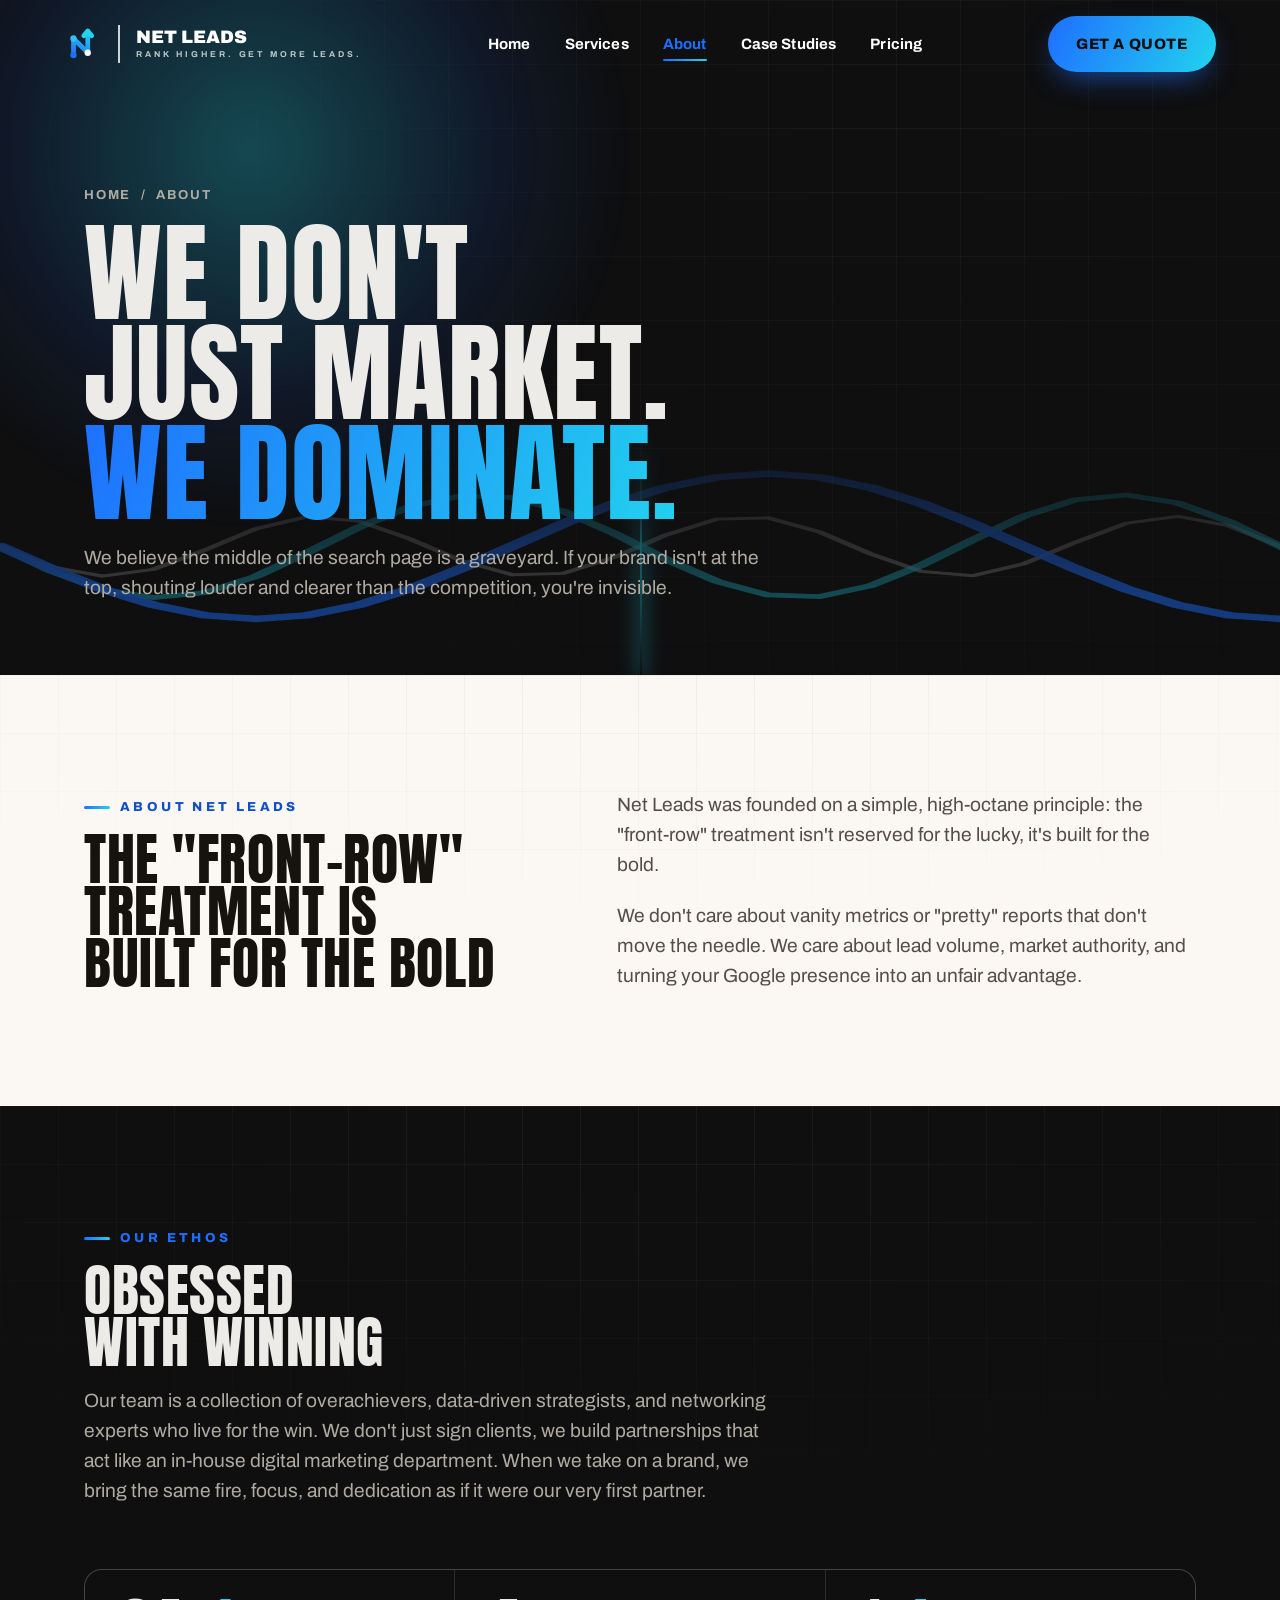
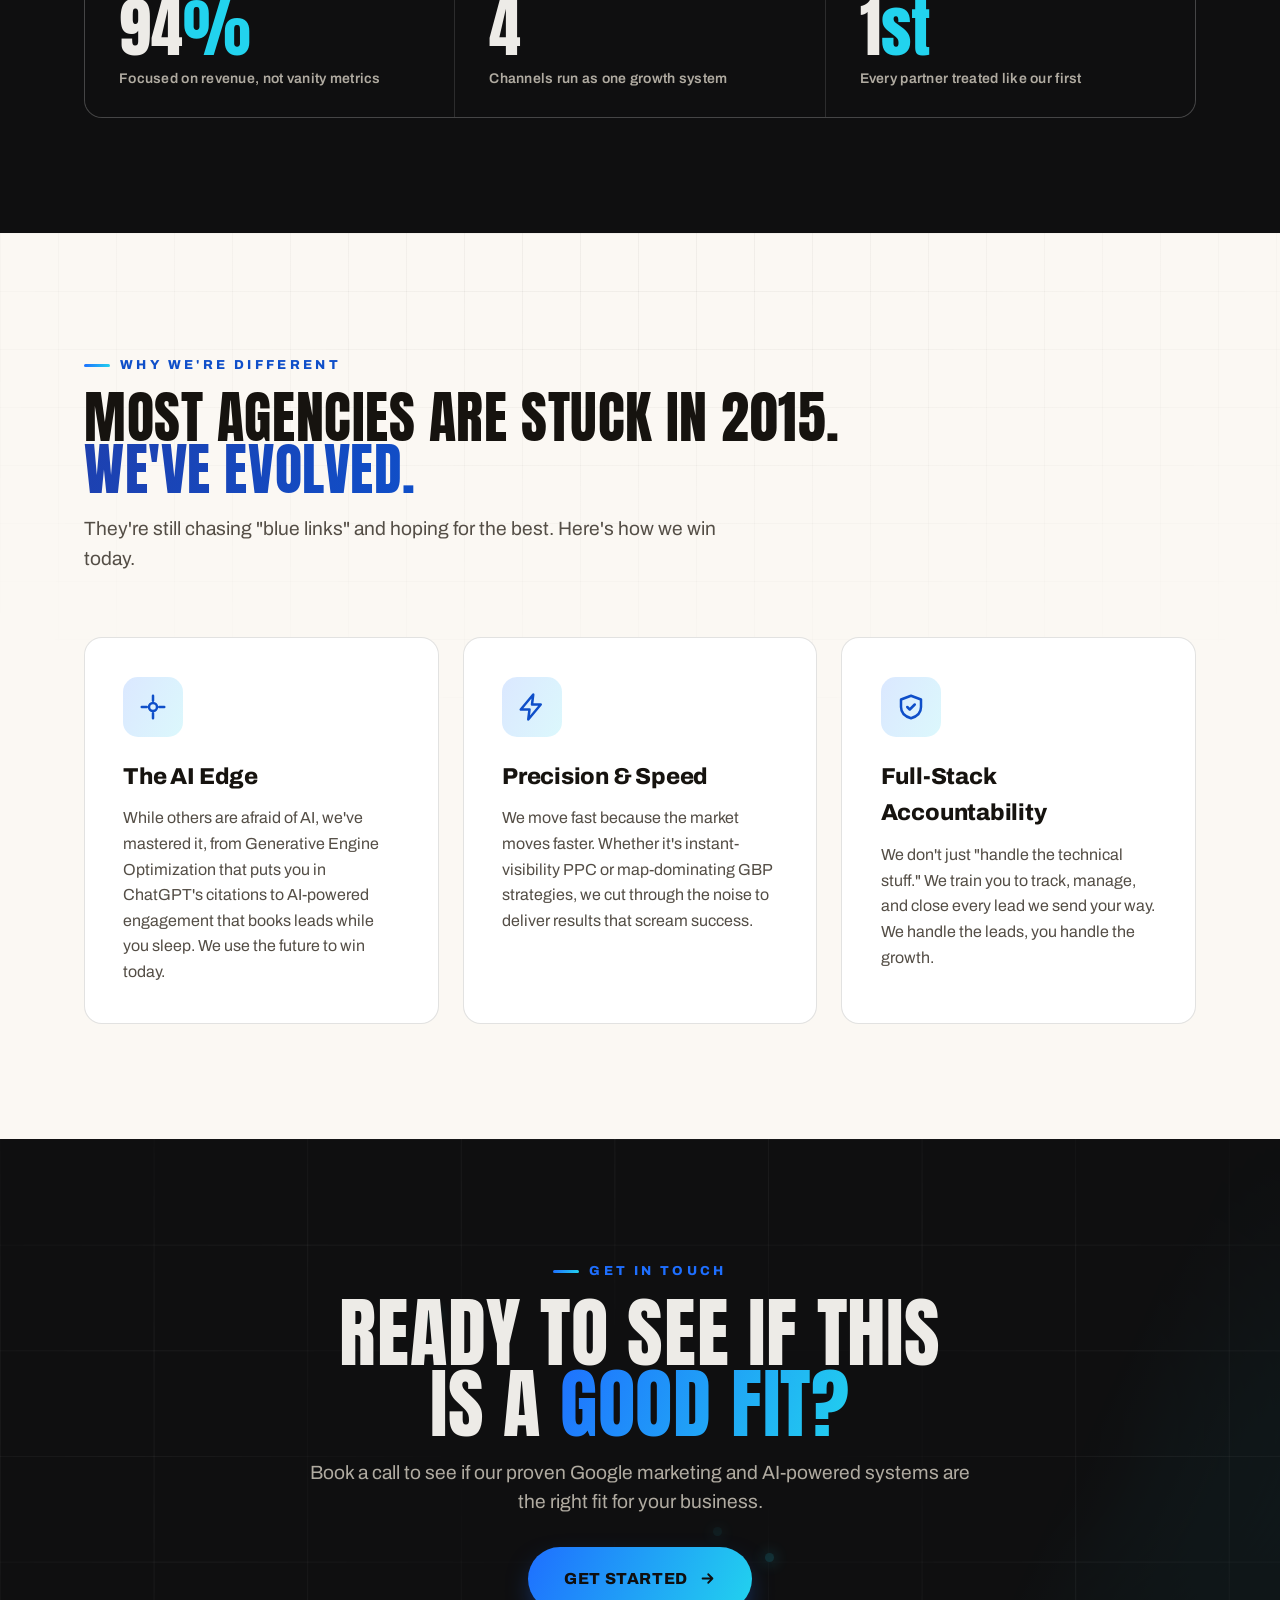
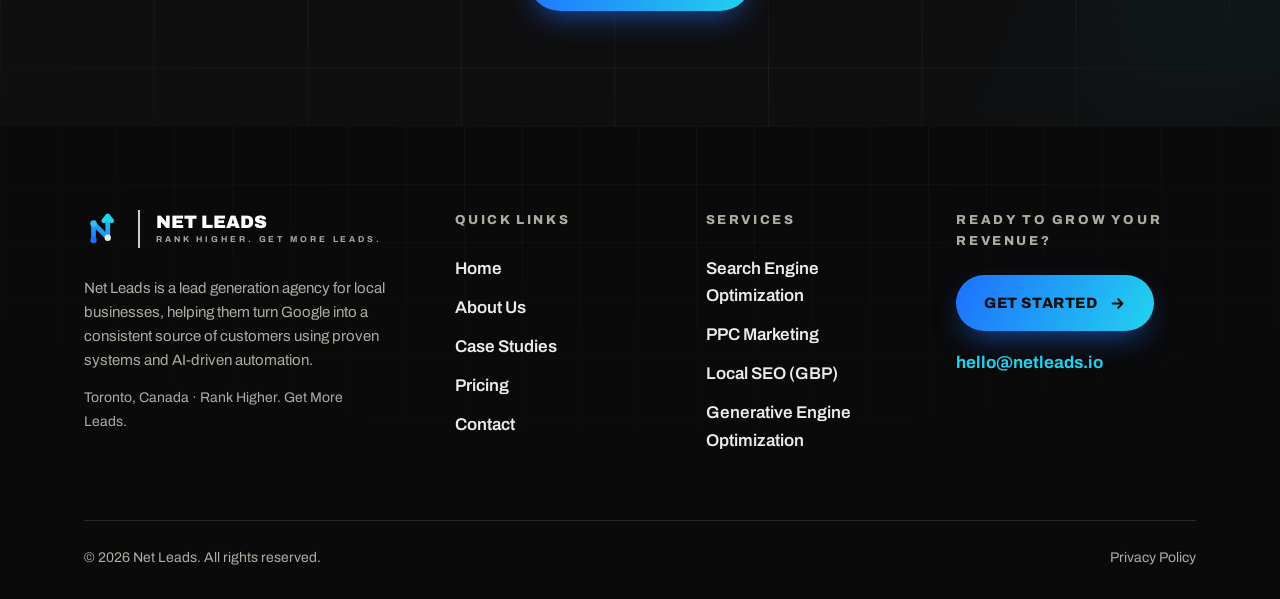
<file: about.html>
<!DOCTYPE html>
<html><head>
<meta charset="UTF-8">
<link rel="canonical" href="https://netleads.io/about/">
<meta http-equiv="refresh" content="0;url=/about/">
<script>location.replace('/about/')</script>
</head><body></body></html>
</file>
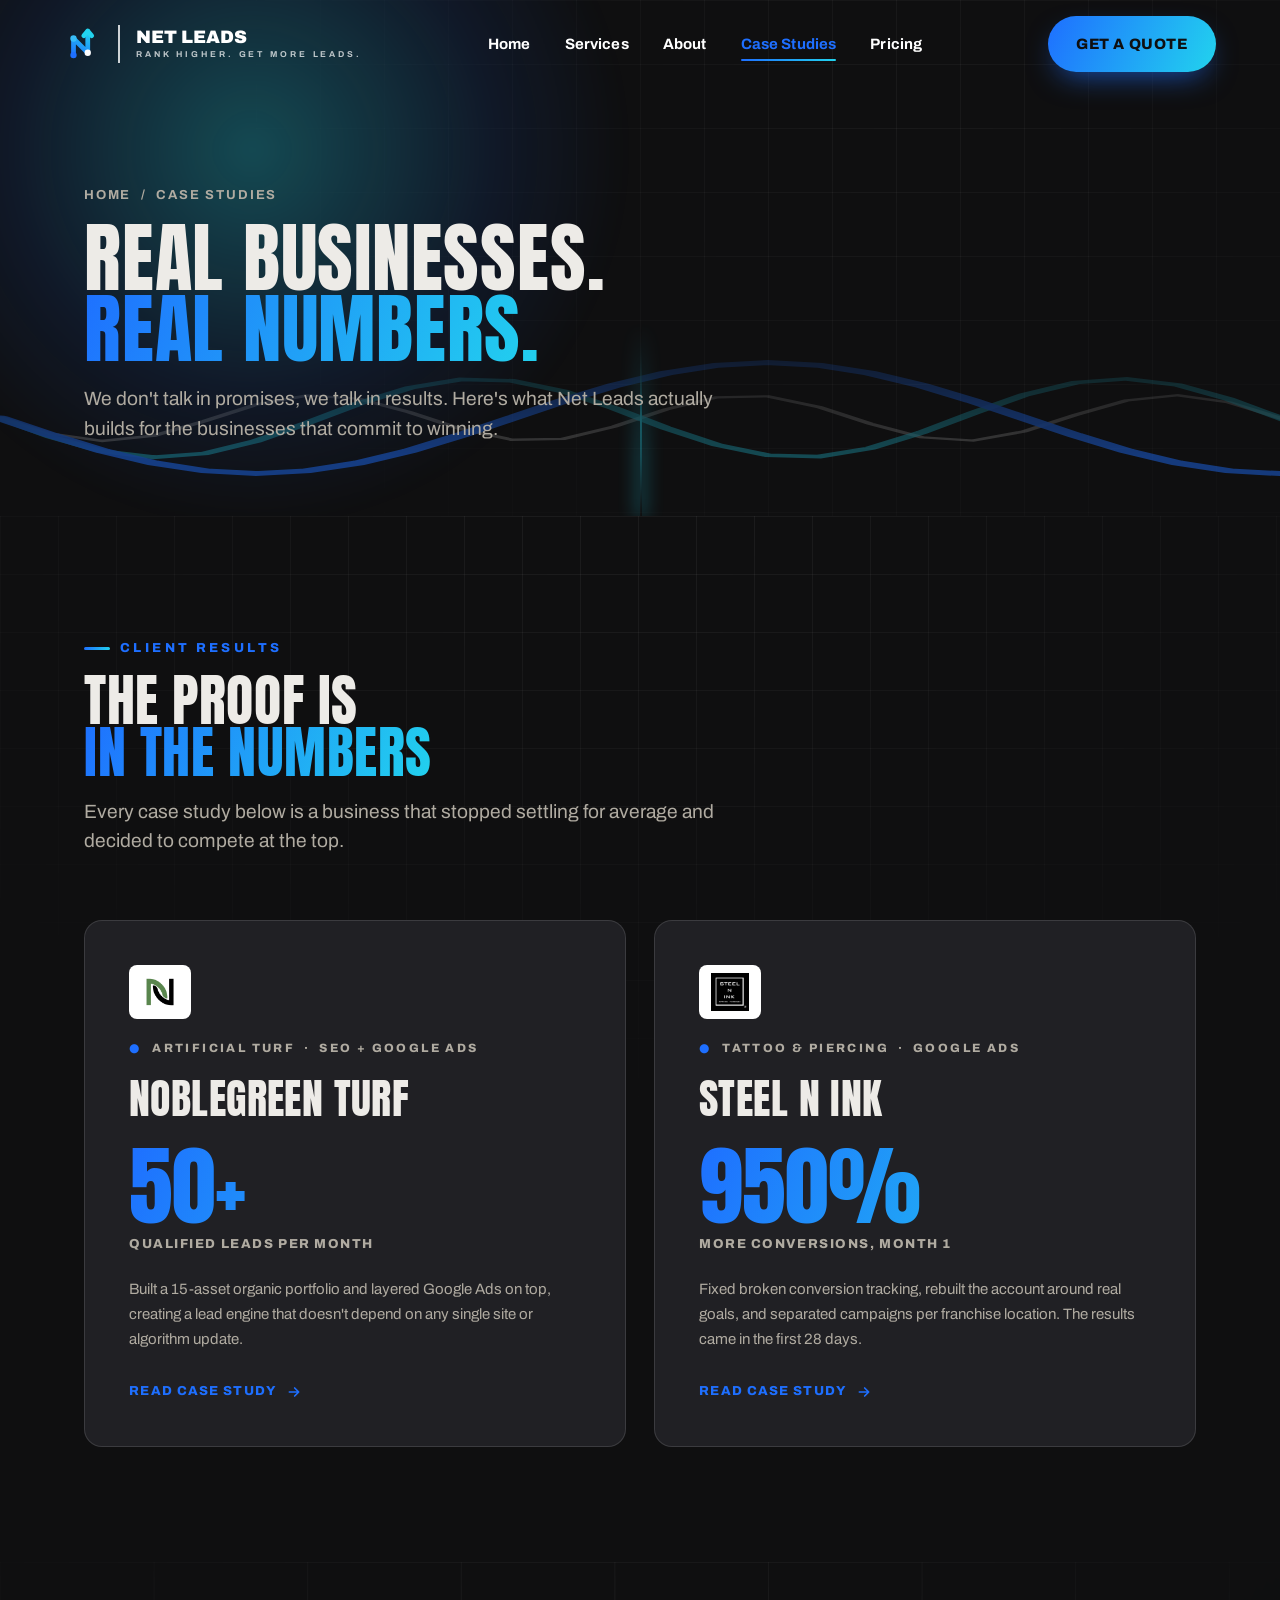
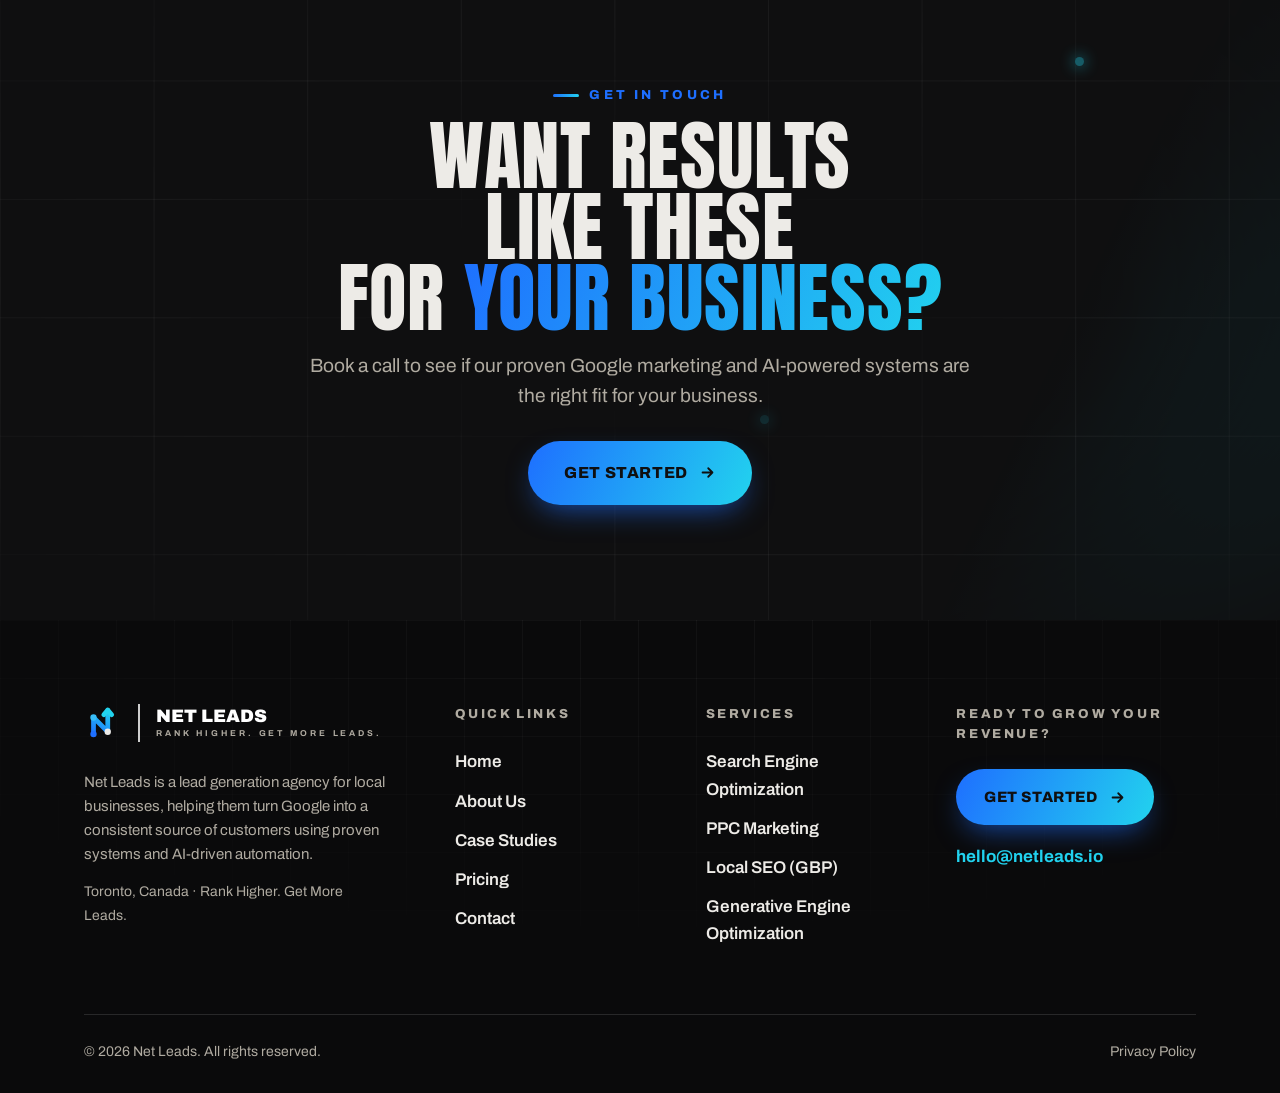
<file: case-studies.html>
<!DOCTYPE html>
<html><head>
<meta charset="UTF-8">
<link rel="canonical" href="https://netleads.io/case-studies/">
<meta http-equiv="refresh" content="0;url=/case-studies/">
<script>location.replace('/case-studies/')</script>
</head><body></body></html>
</file>
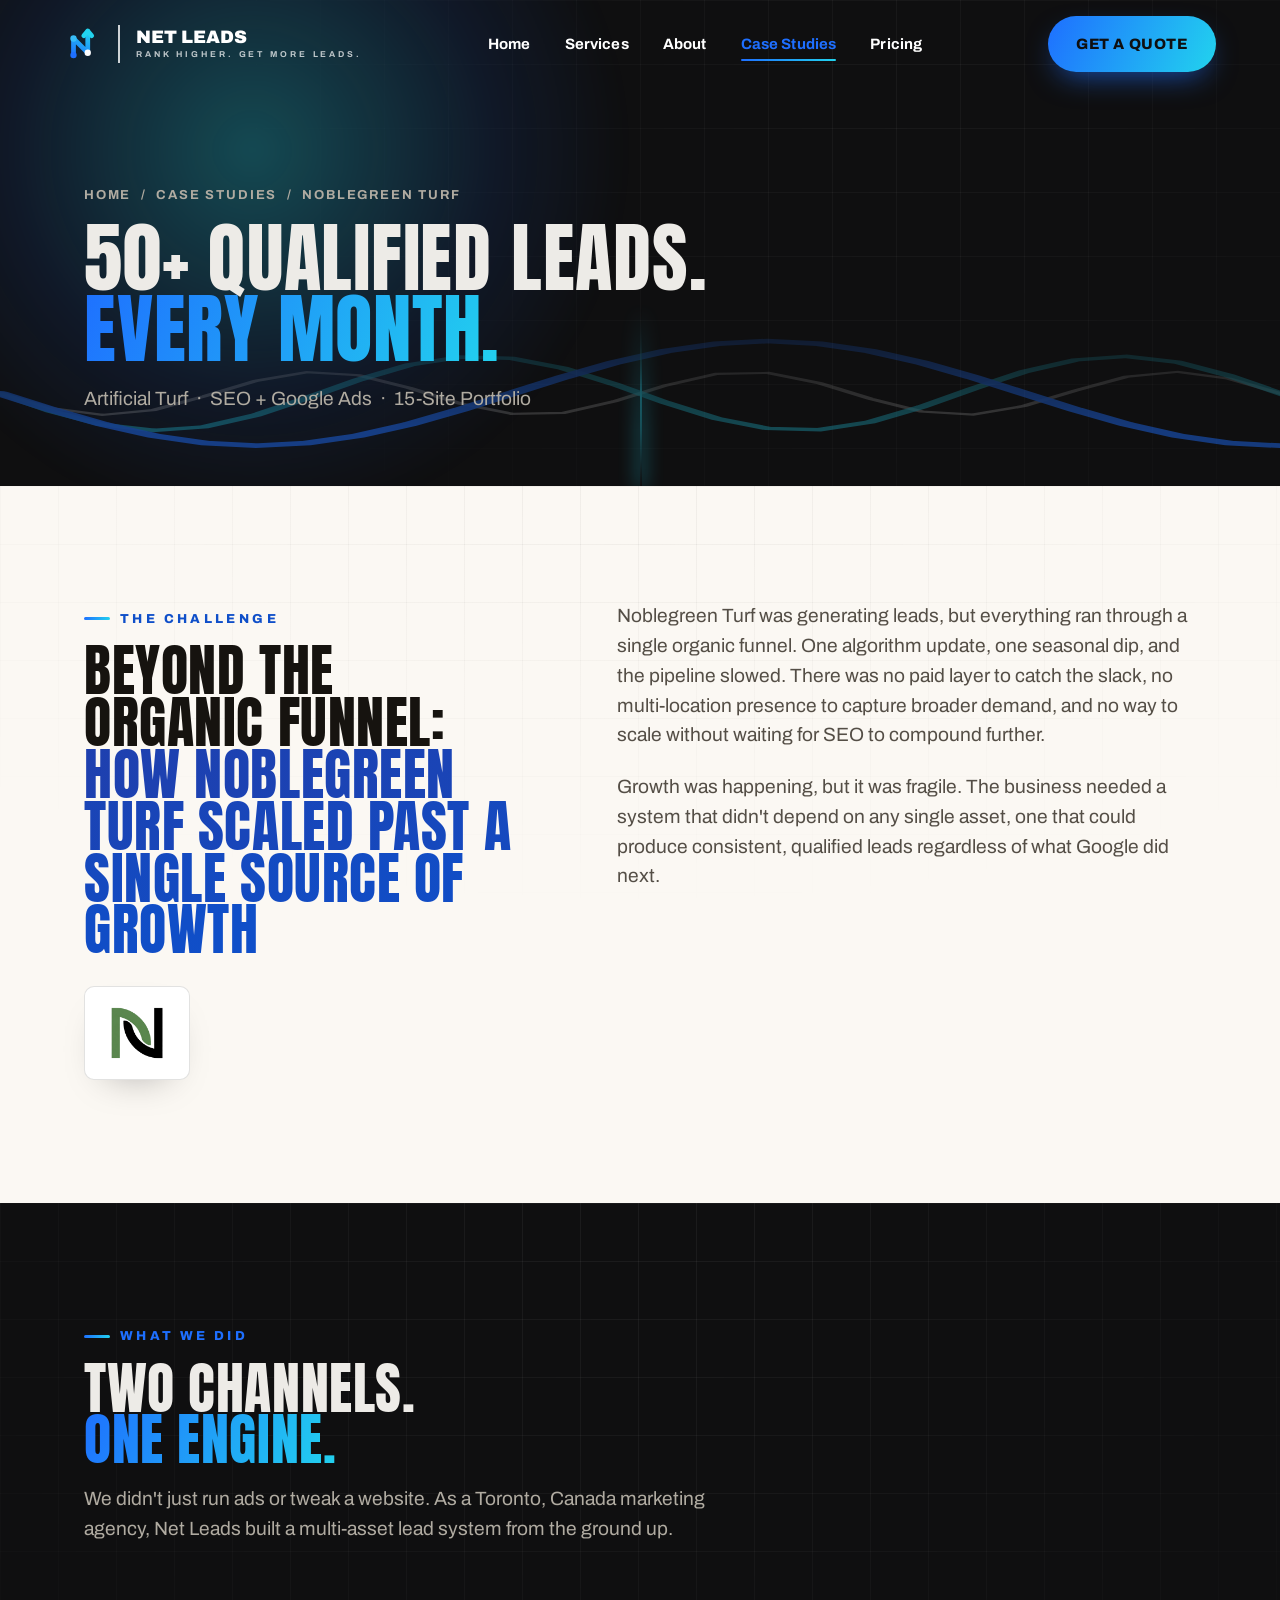
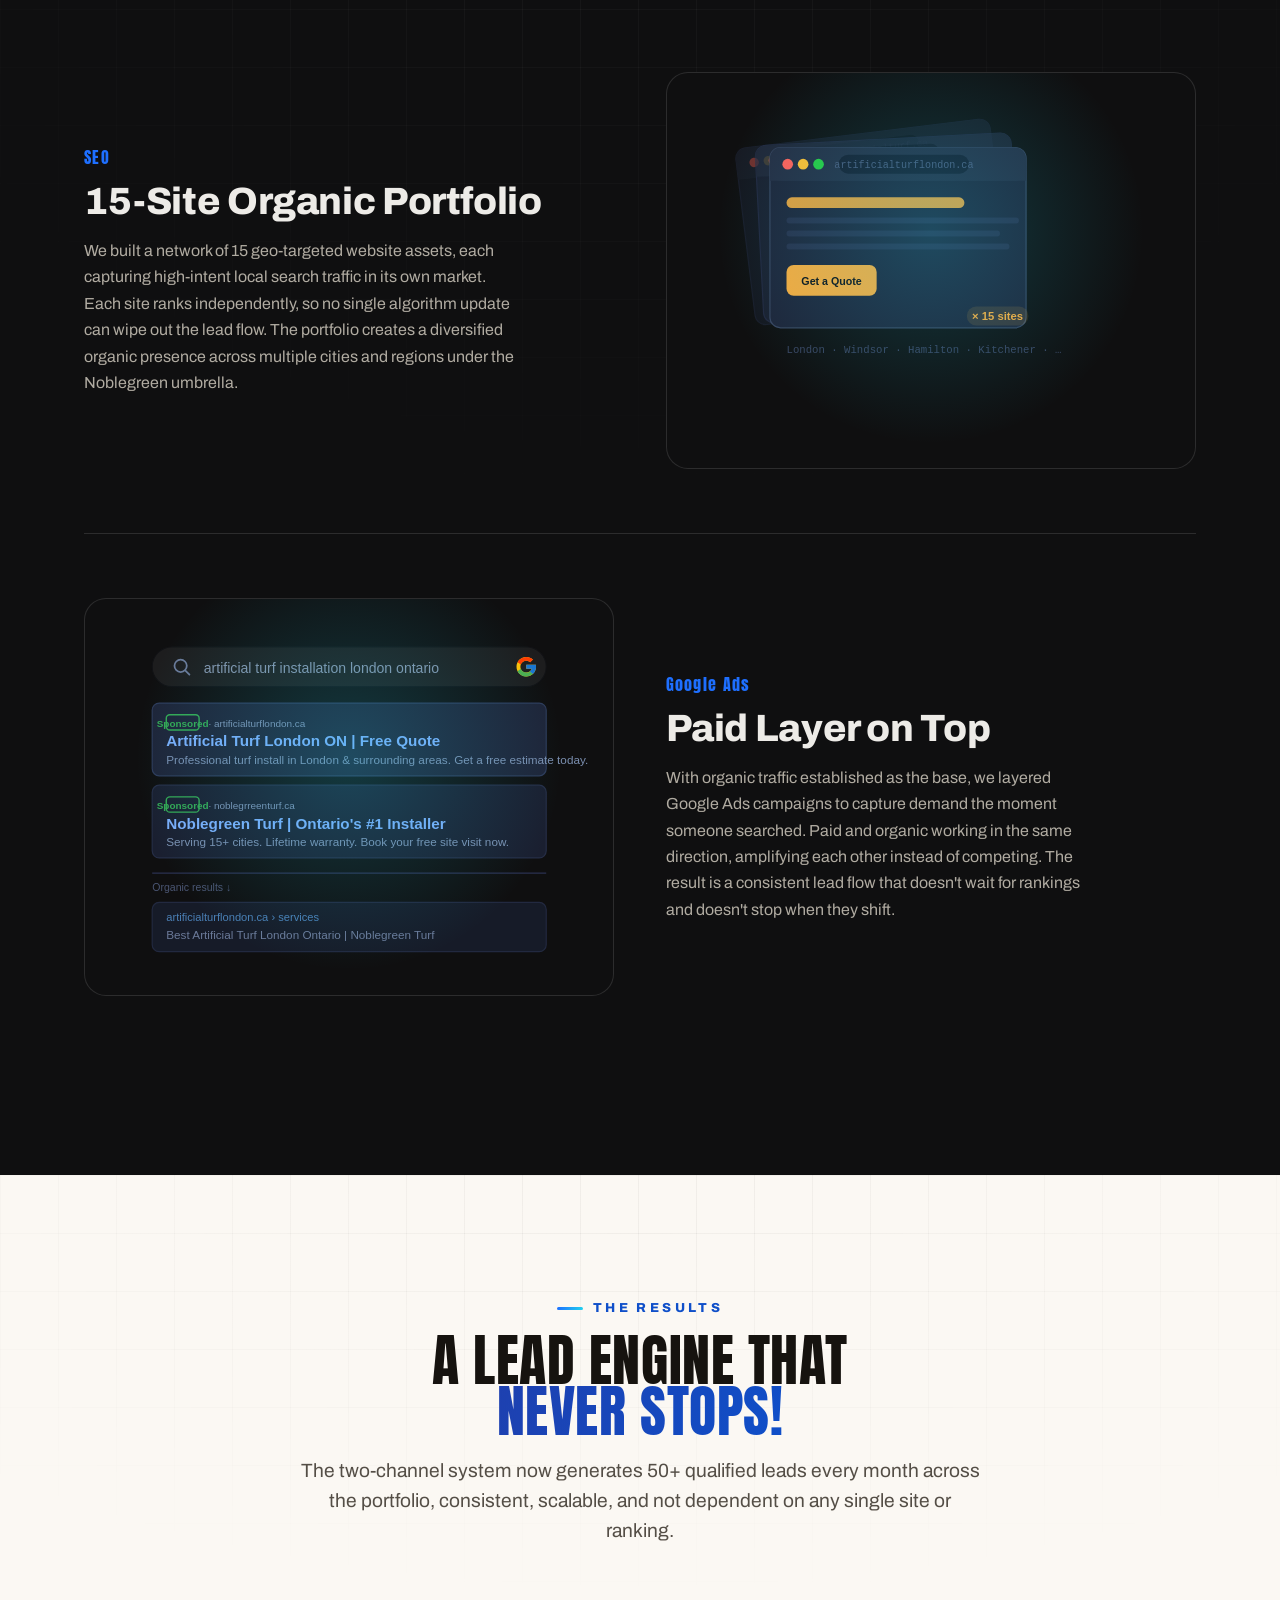
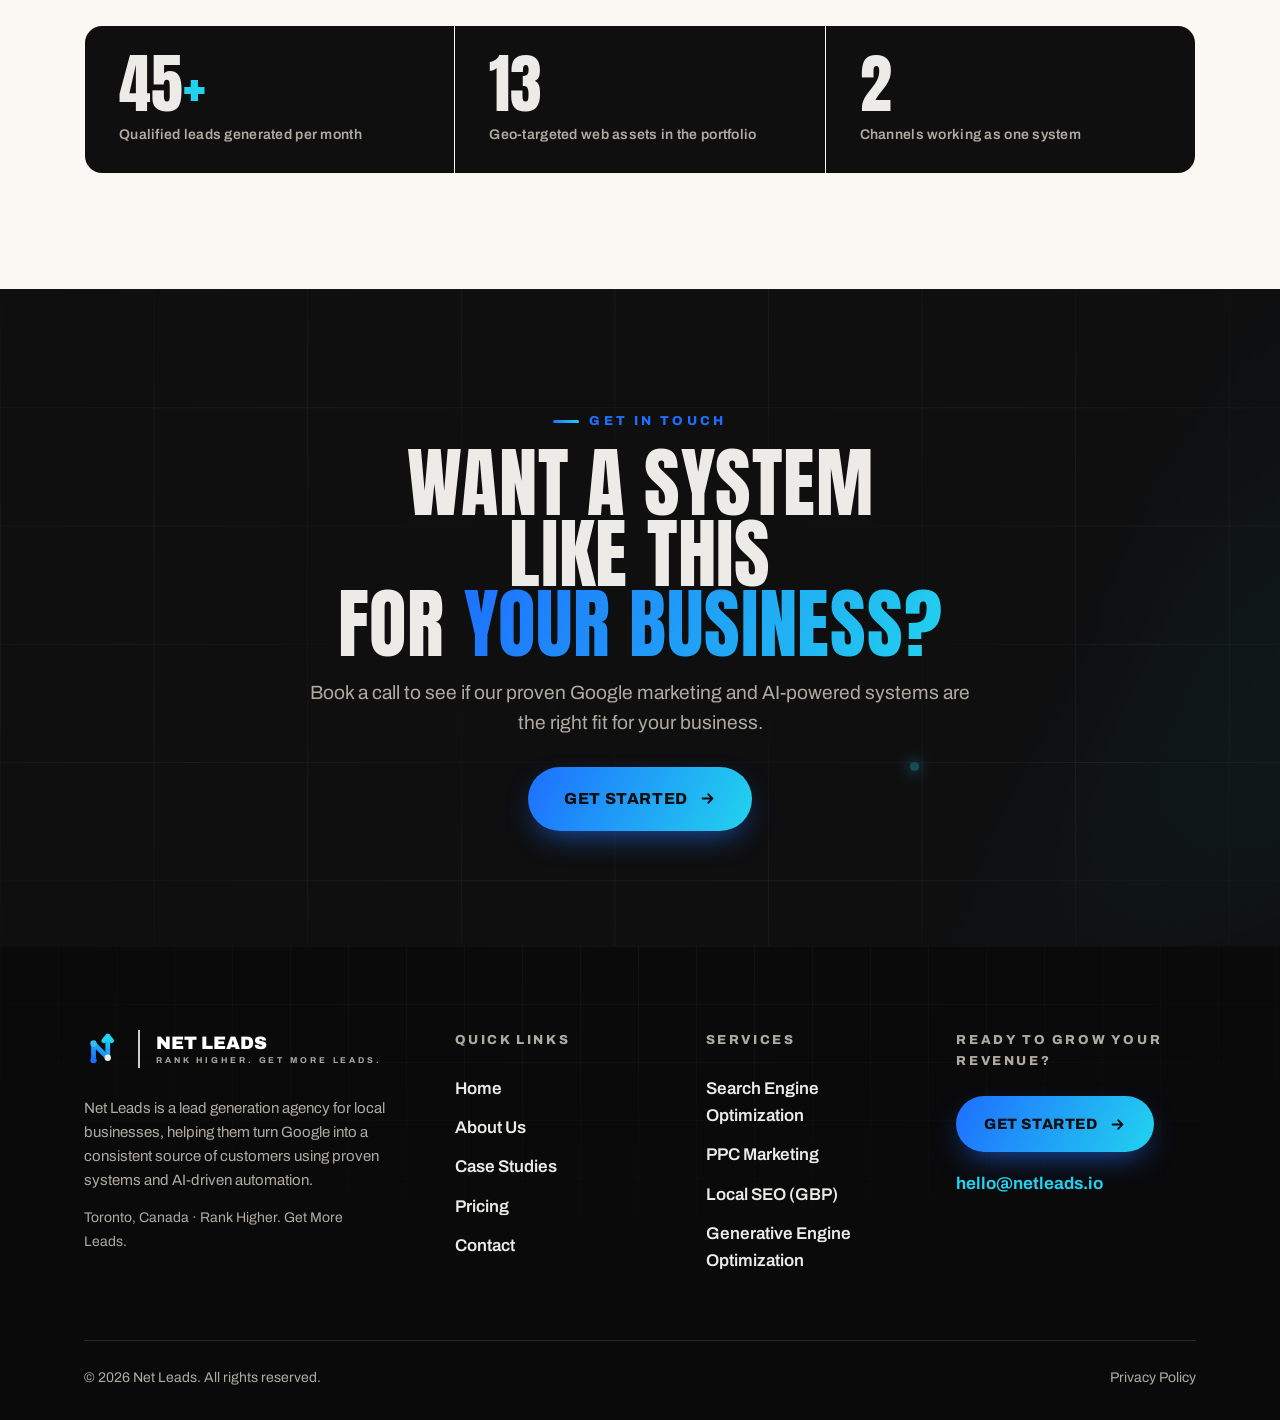
<file: case-study-noblegreen-turf.html>
<!DOCTYPE html>
<html><head>
<meta charset="UTF-8">
<link rel="canonical" href="https://netleads.io/case-study-noblegreen-turf/">
<meta http-equiv="refresh" content="0;url=/case-study-noblegreen-turf/">
<script>location.replace('/case-study-noblegreen-turf/')</script>
</head><body></body></html>
</file>
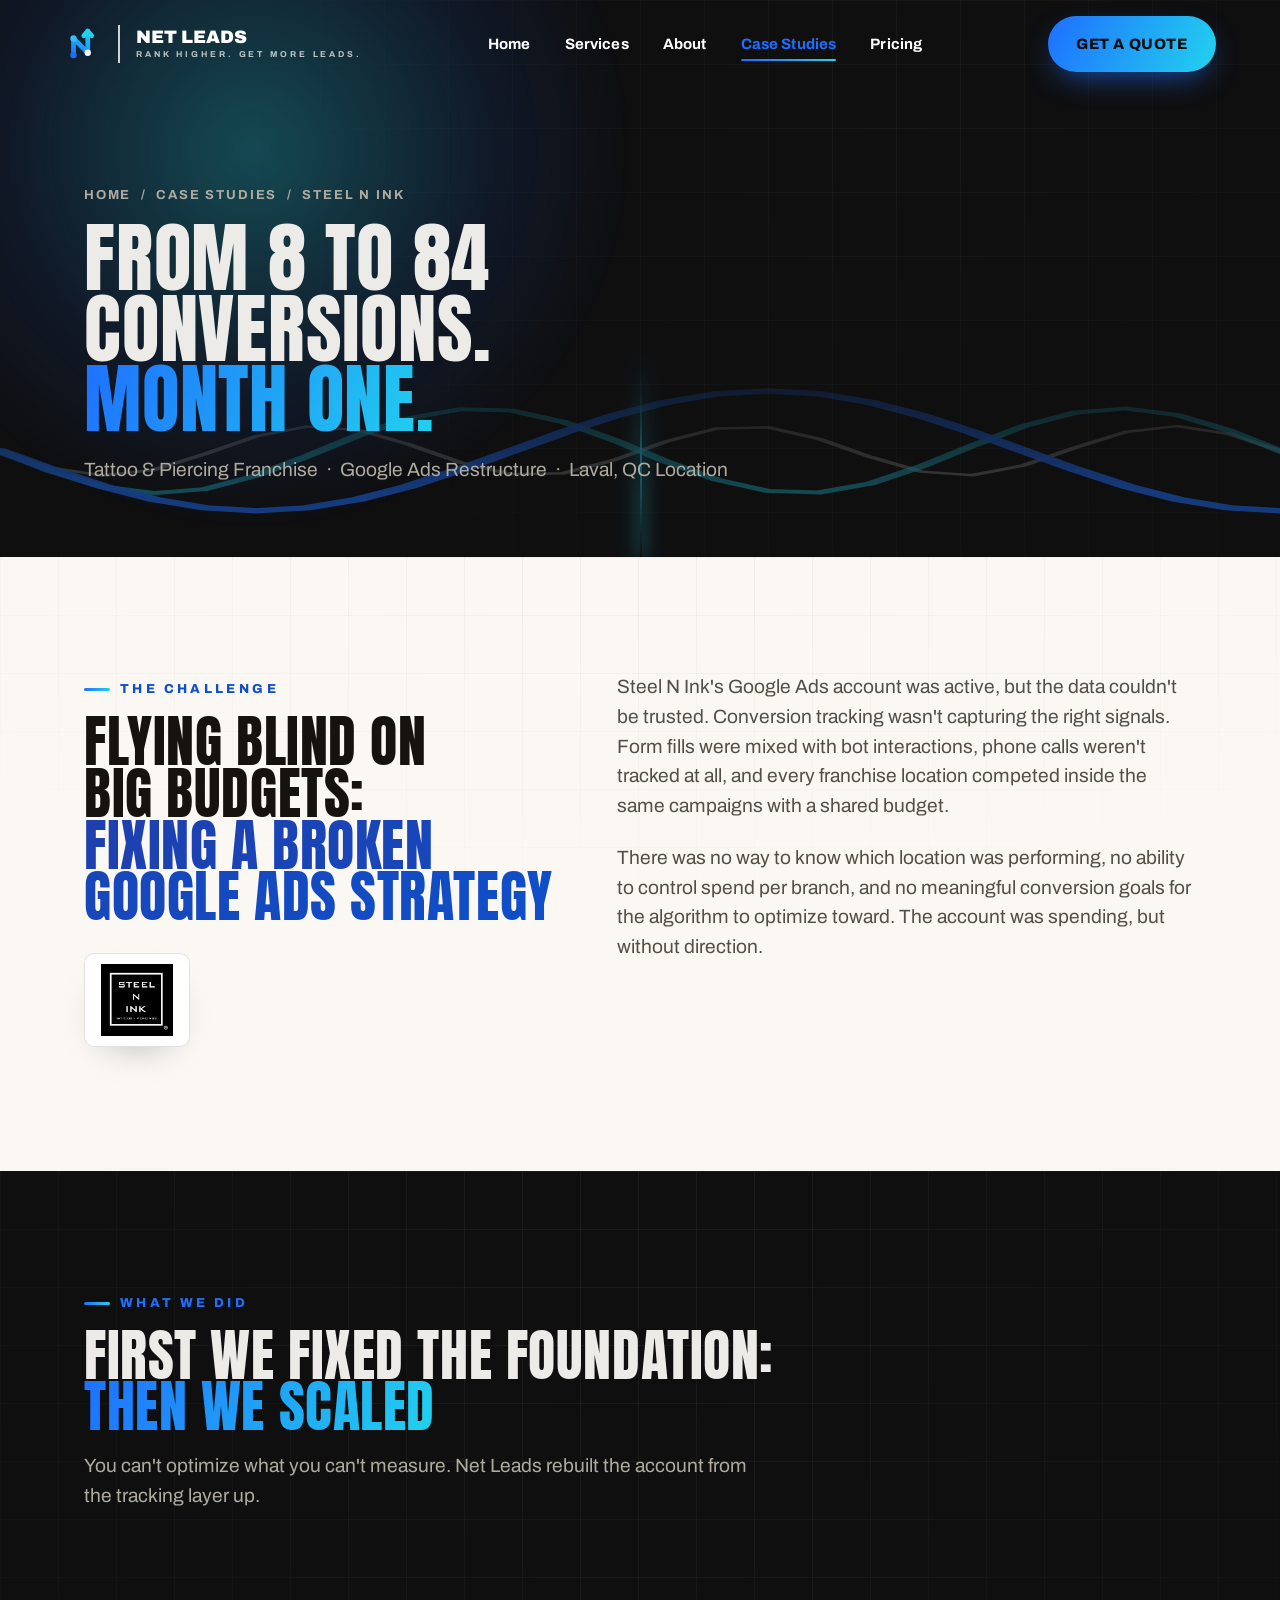
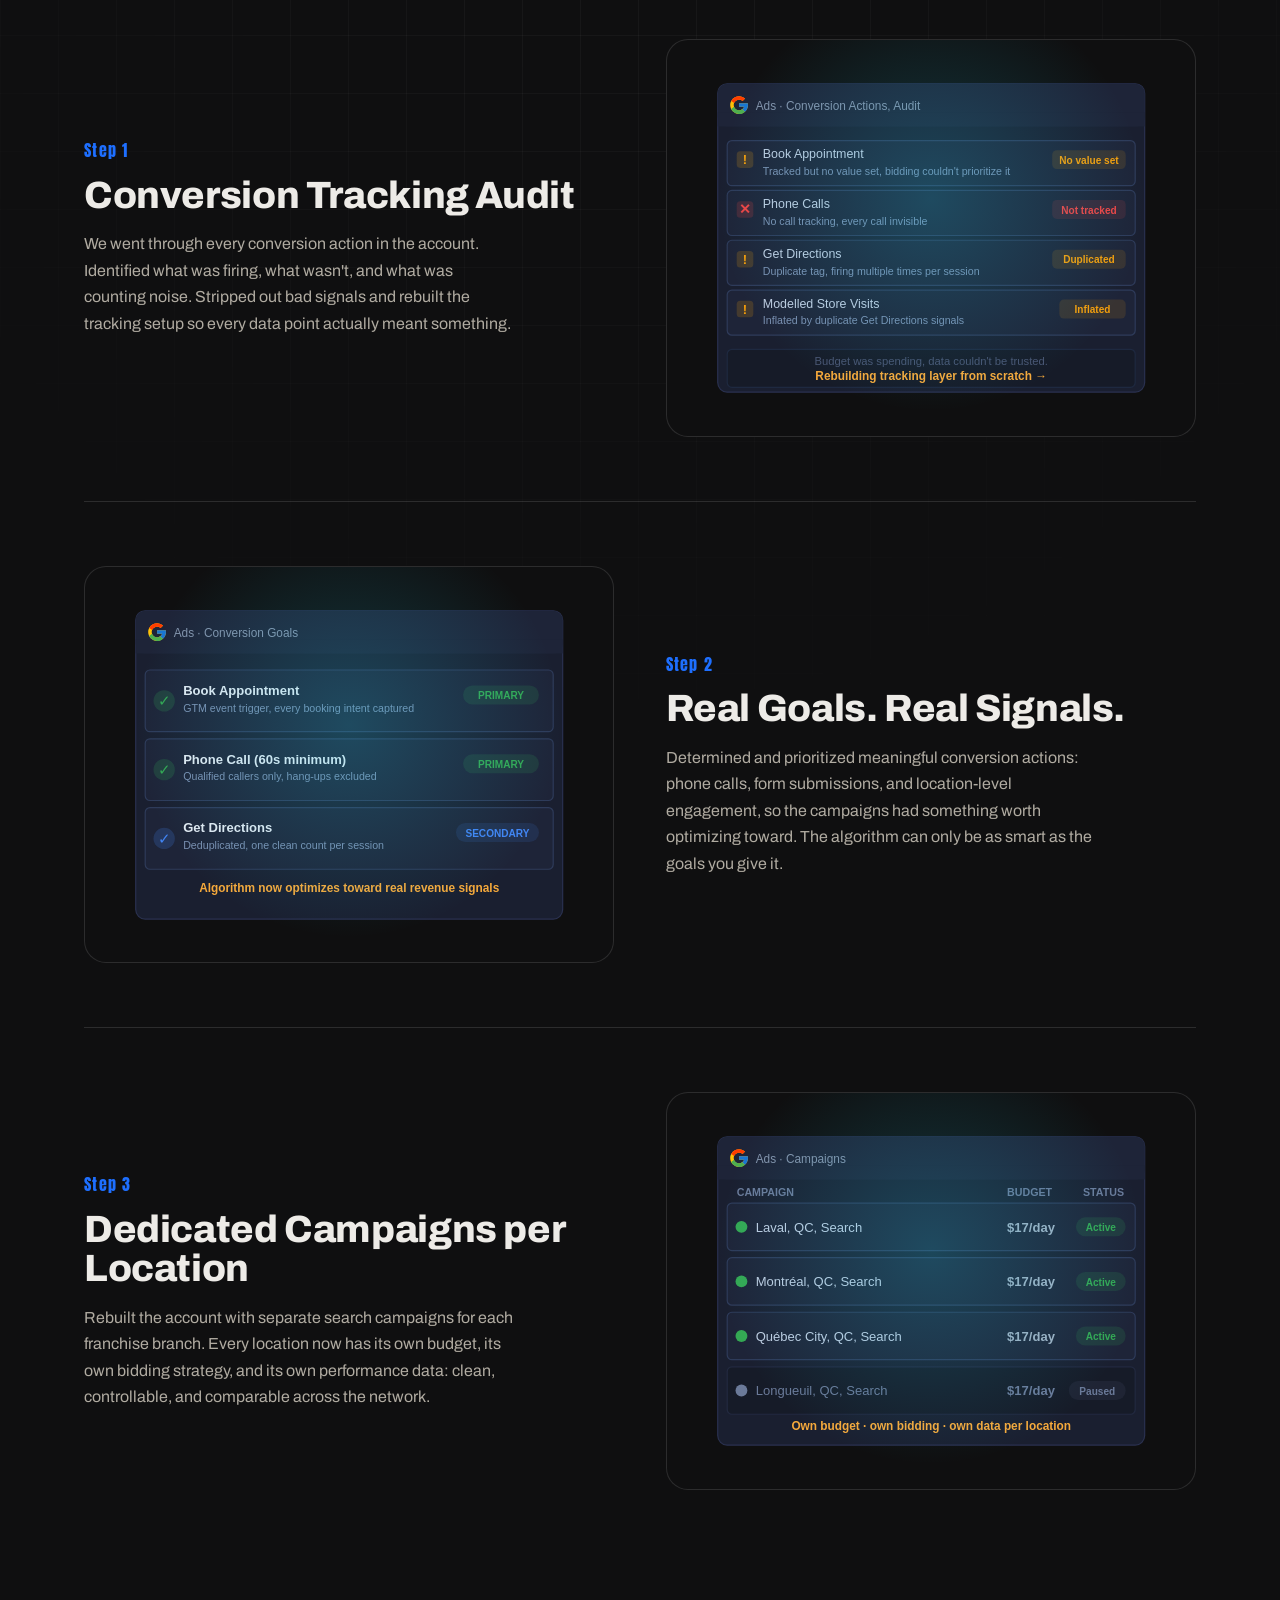
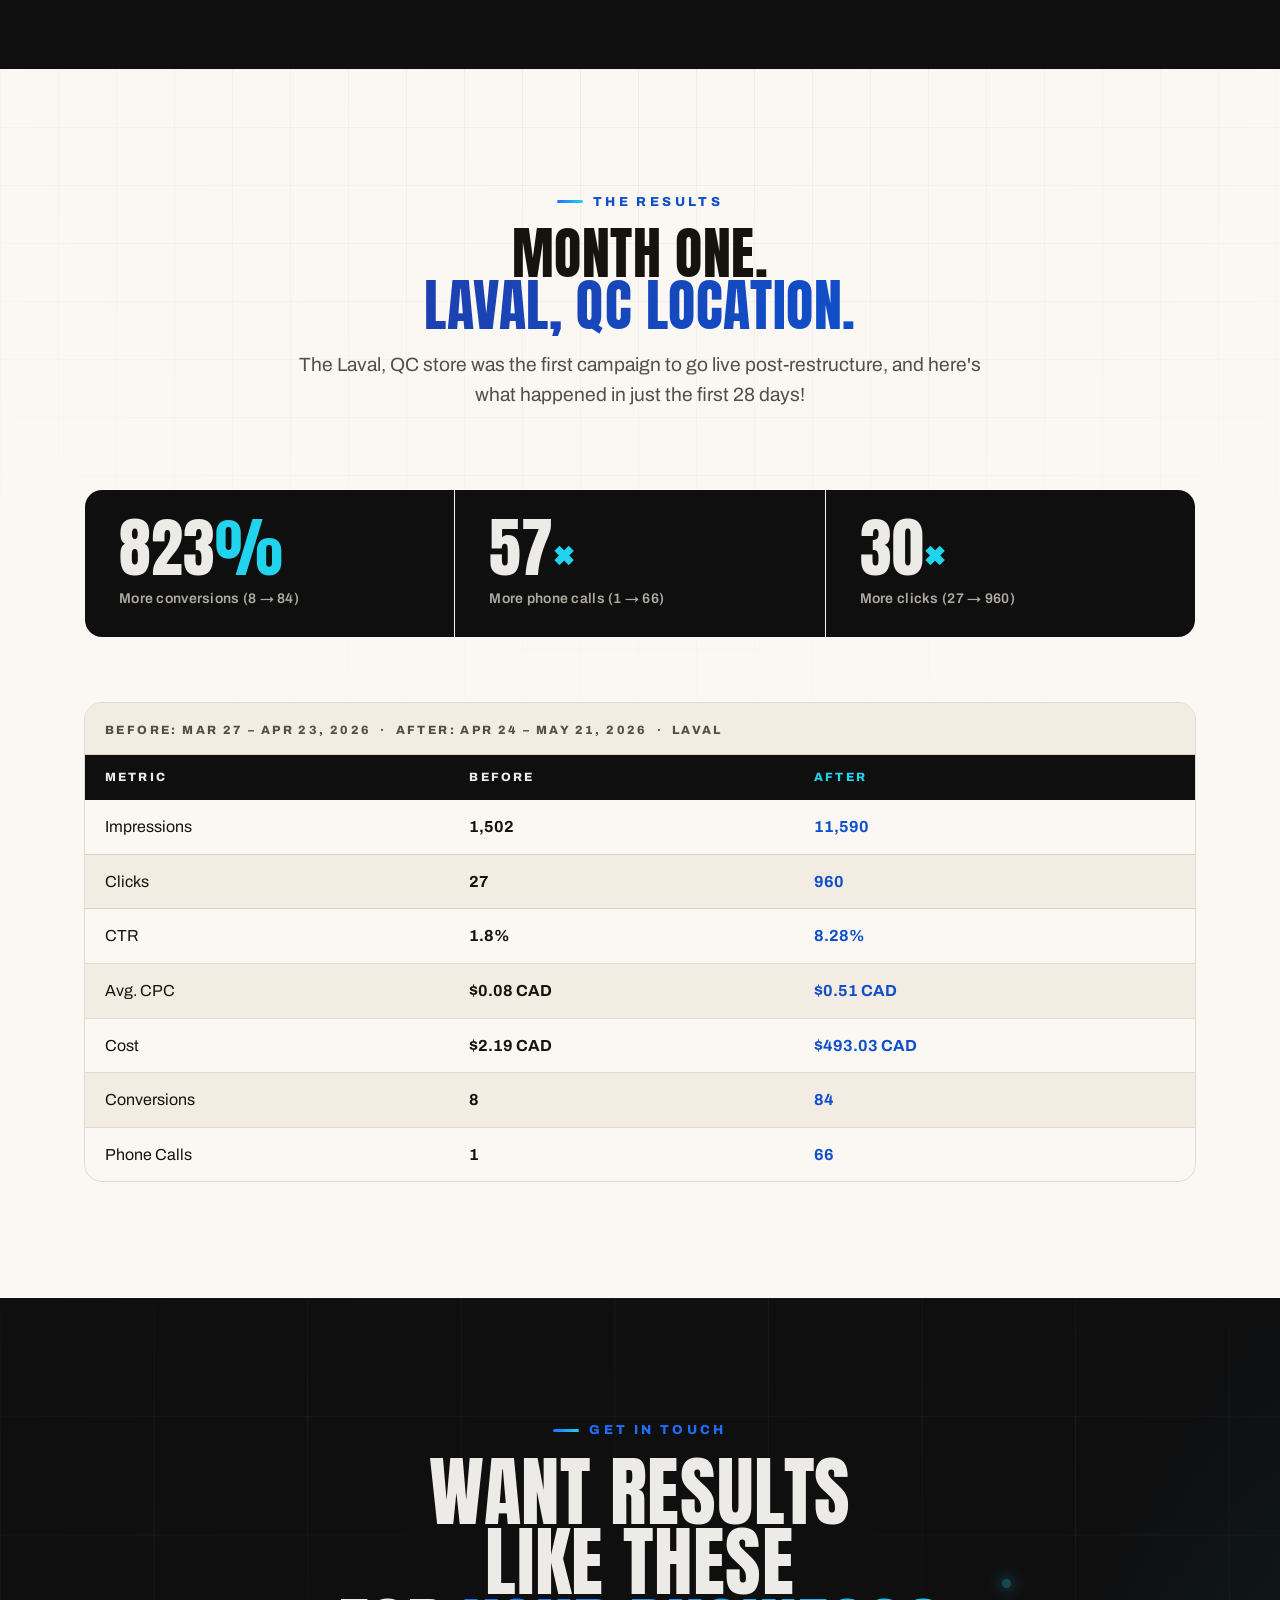
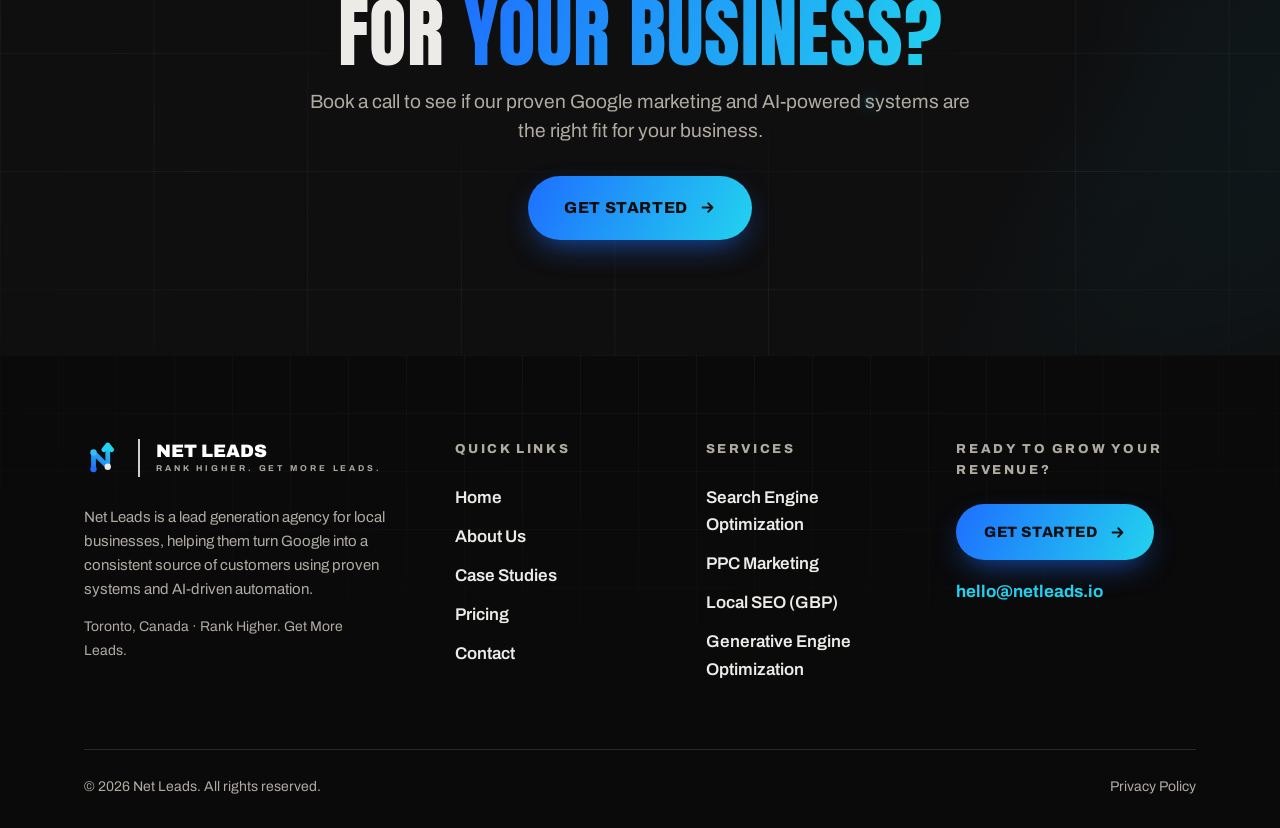
<file: case-study-steel-n-ink.html>
<!DOCTYPE html>
<html><head>
<meta charset="UTF-8">
<link rel="canonical" href="https://netleads.io/case-study-steel-n-ink/">
<meta http-equiv="refresh" content="0;url=/case-study-steel-n-ink/">
<script>location.replace('/case-study-steel-n-ink/')</script>
</head><body></body></html>
</file>
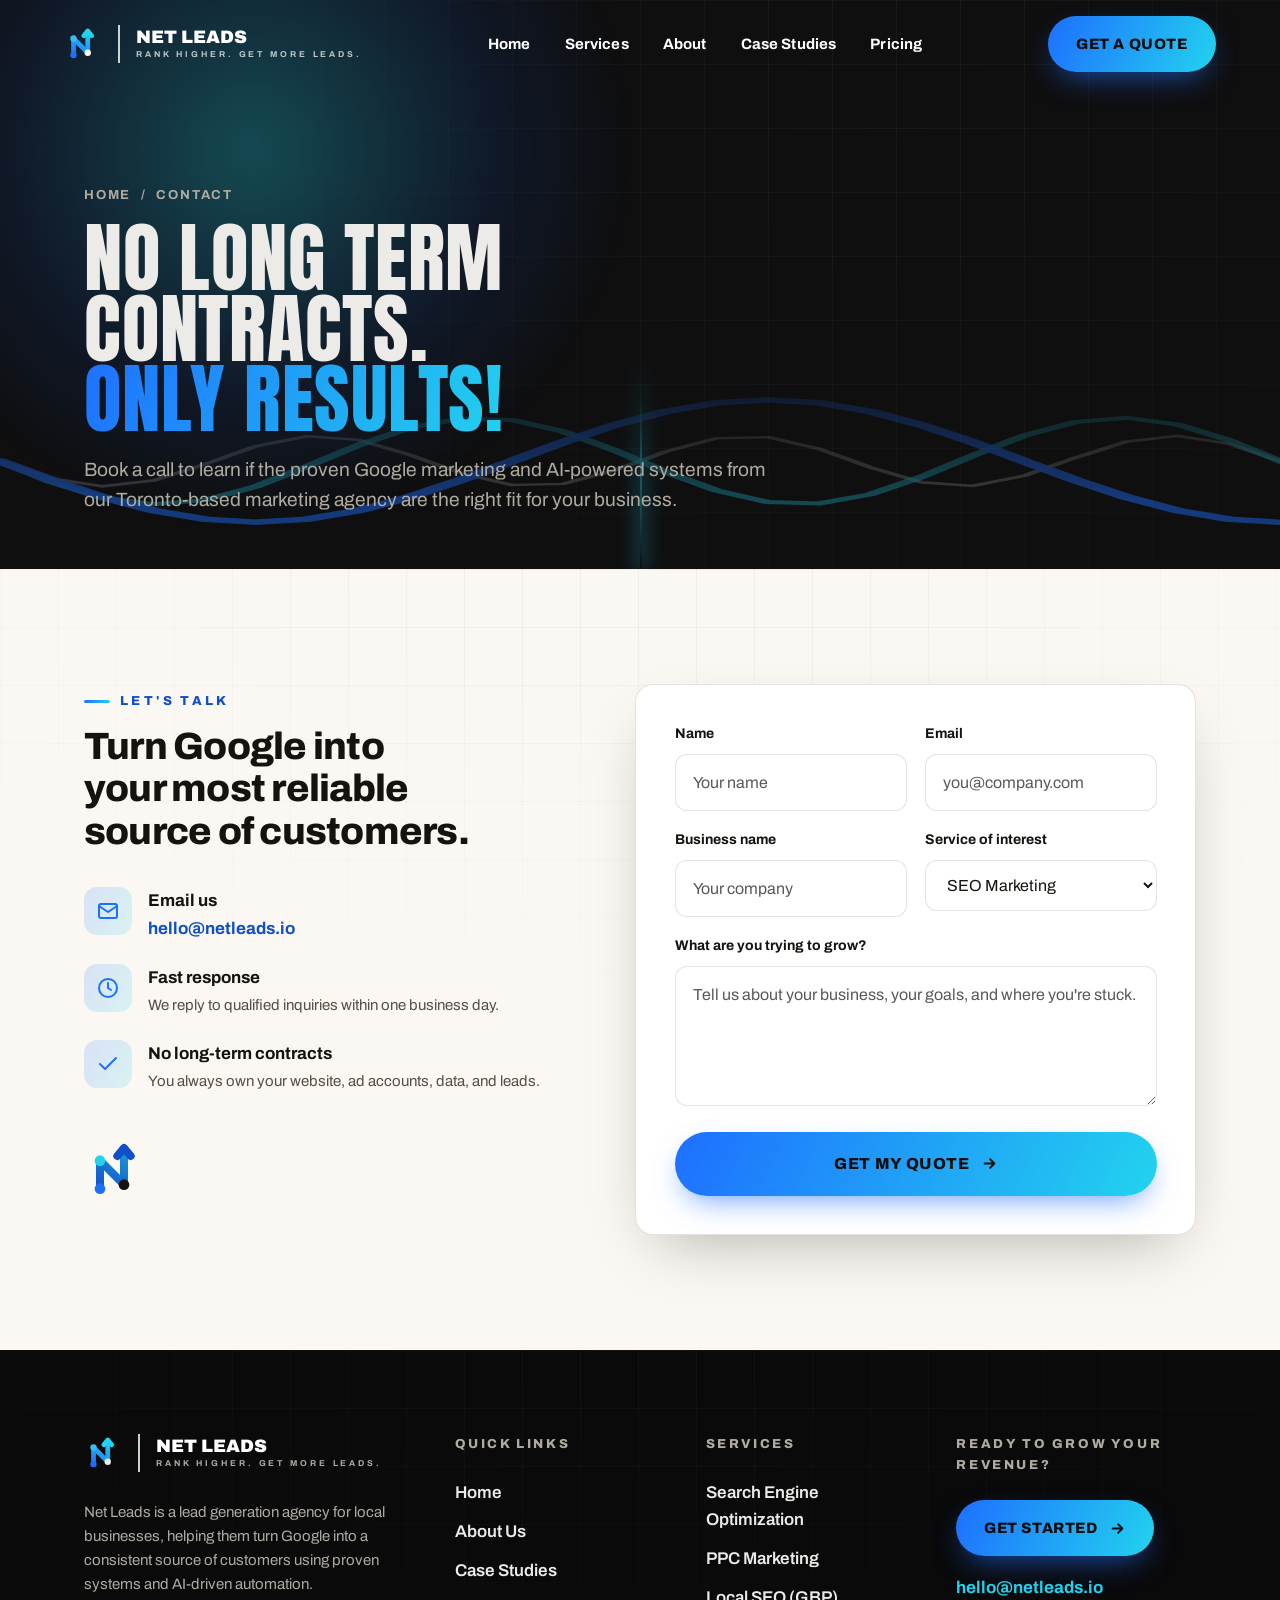
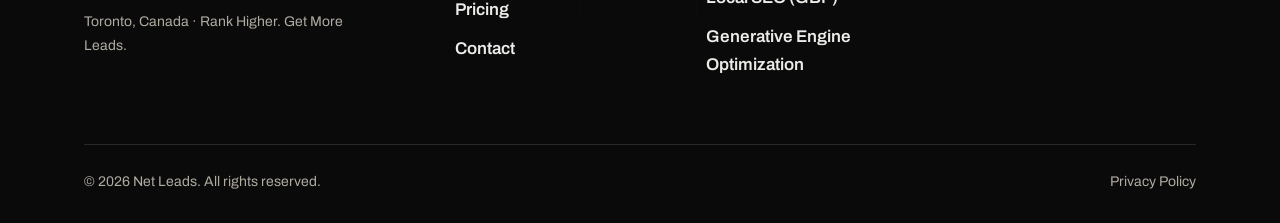
<file: contact.html>
<!DOCTYPE html>
<html><head>
<meta charset="UTF-8">
<link rel="canonical" href="https://netleads.io/contact/">
<meta http-equiv="refresh" content="0;url=/contact/">
<script>location.replace('/contact/')</script>
</head><body></body></html>
</file>
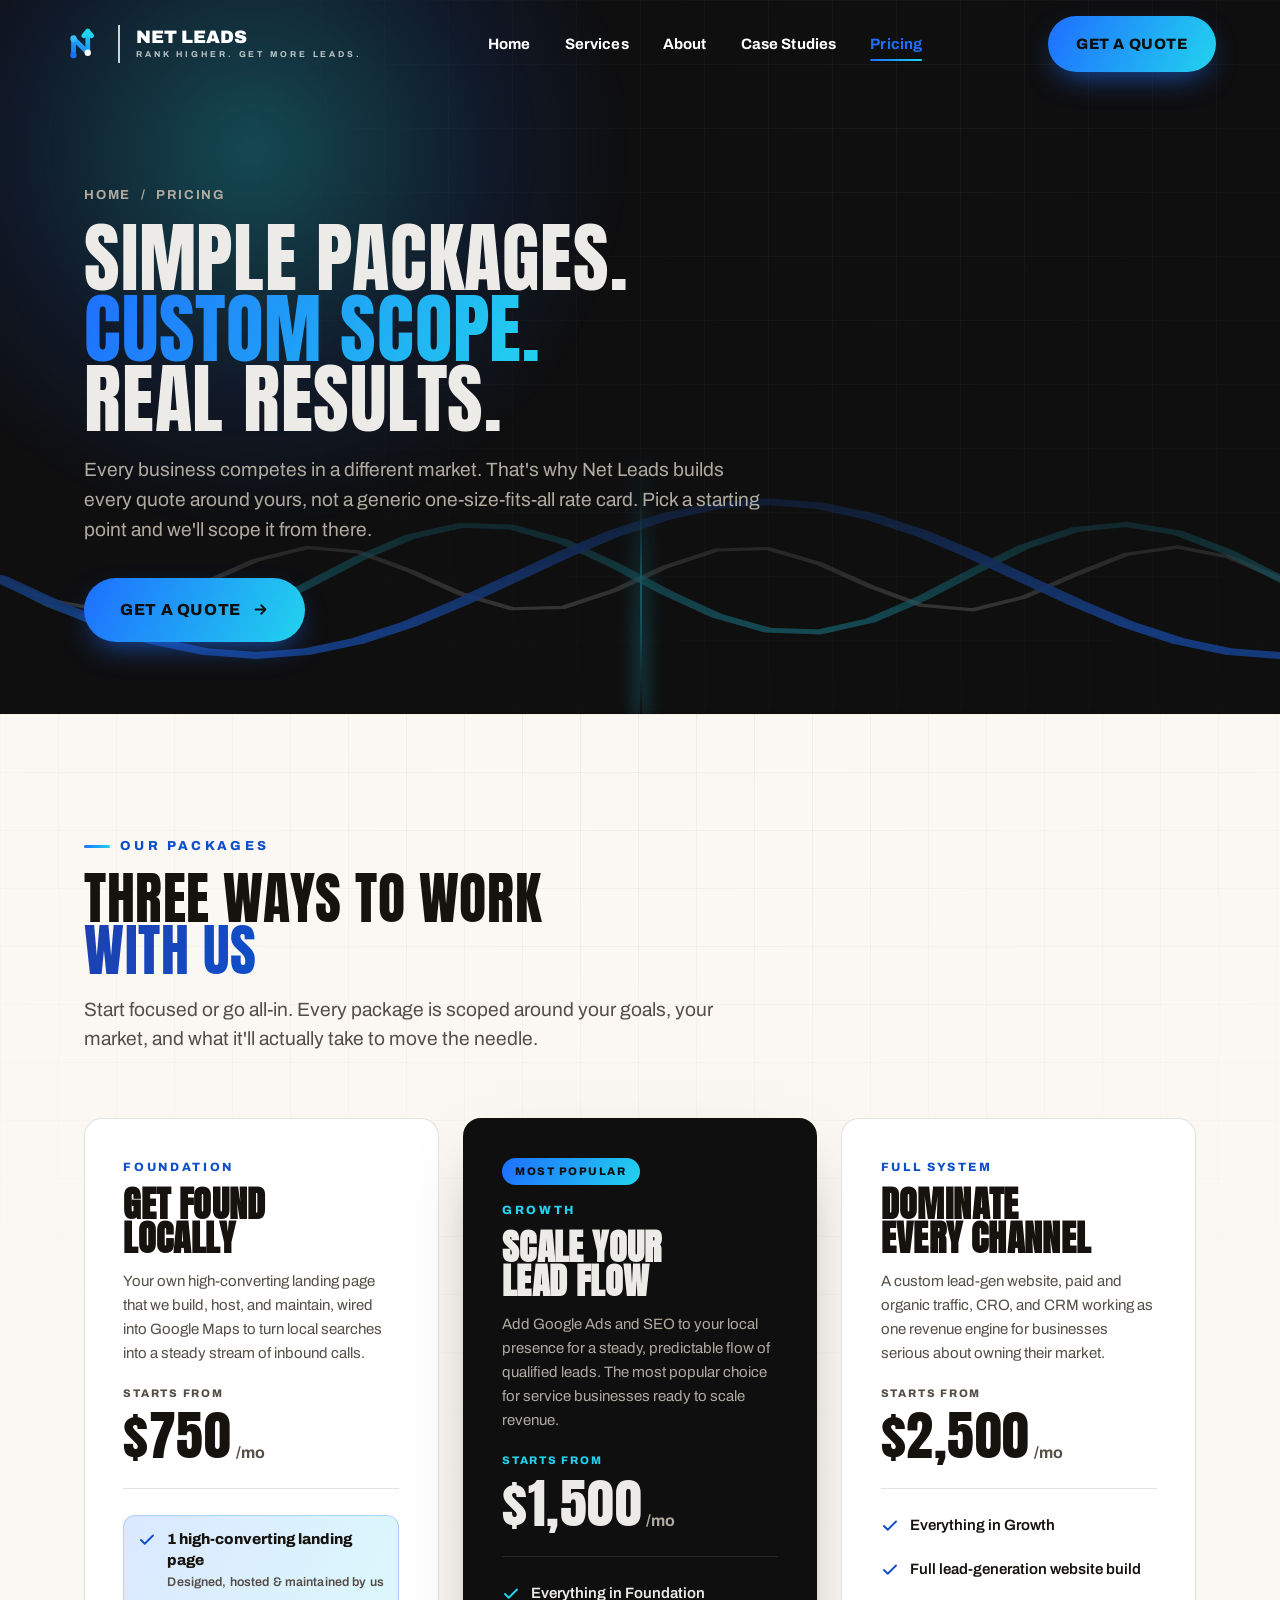
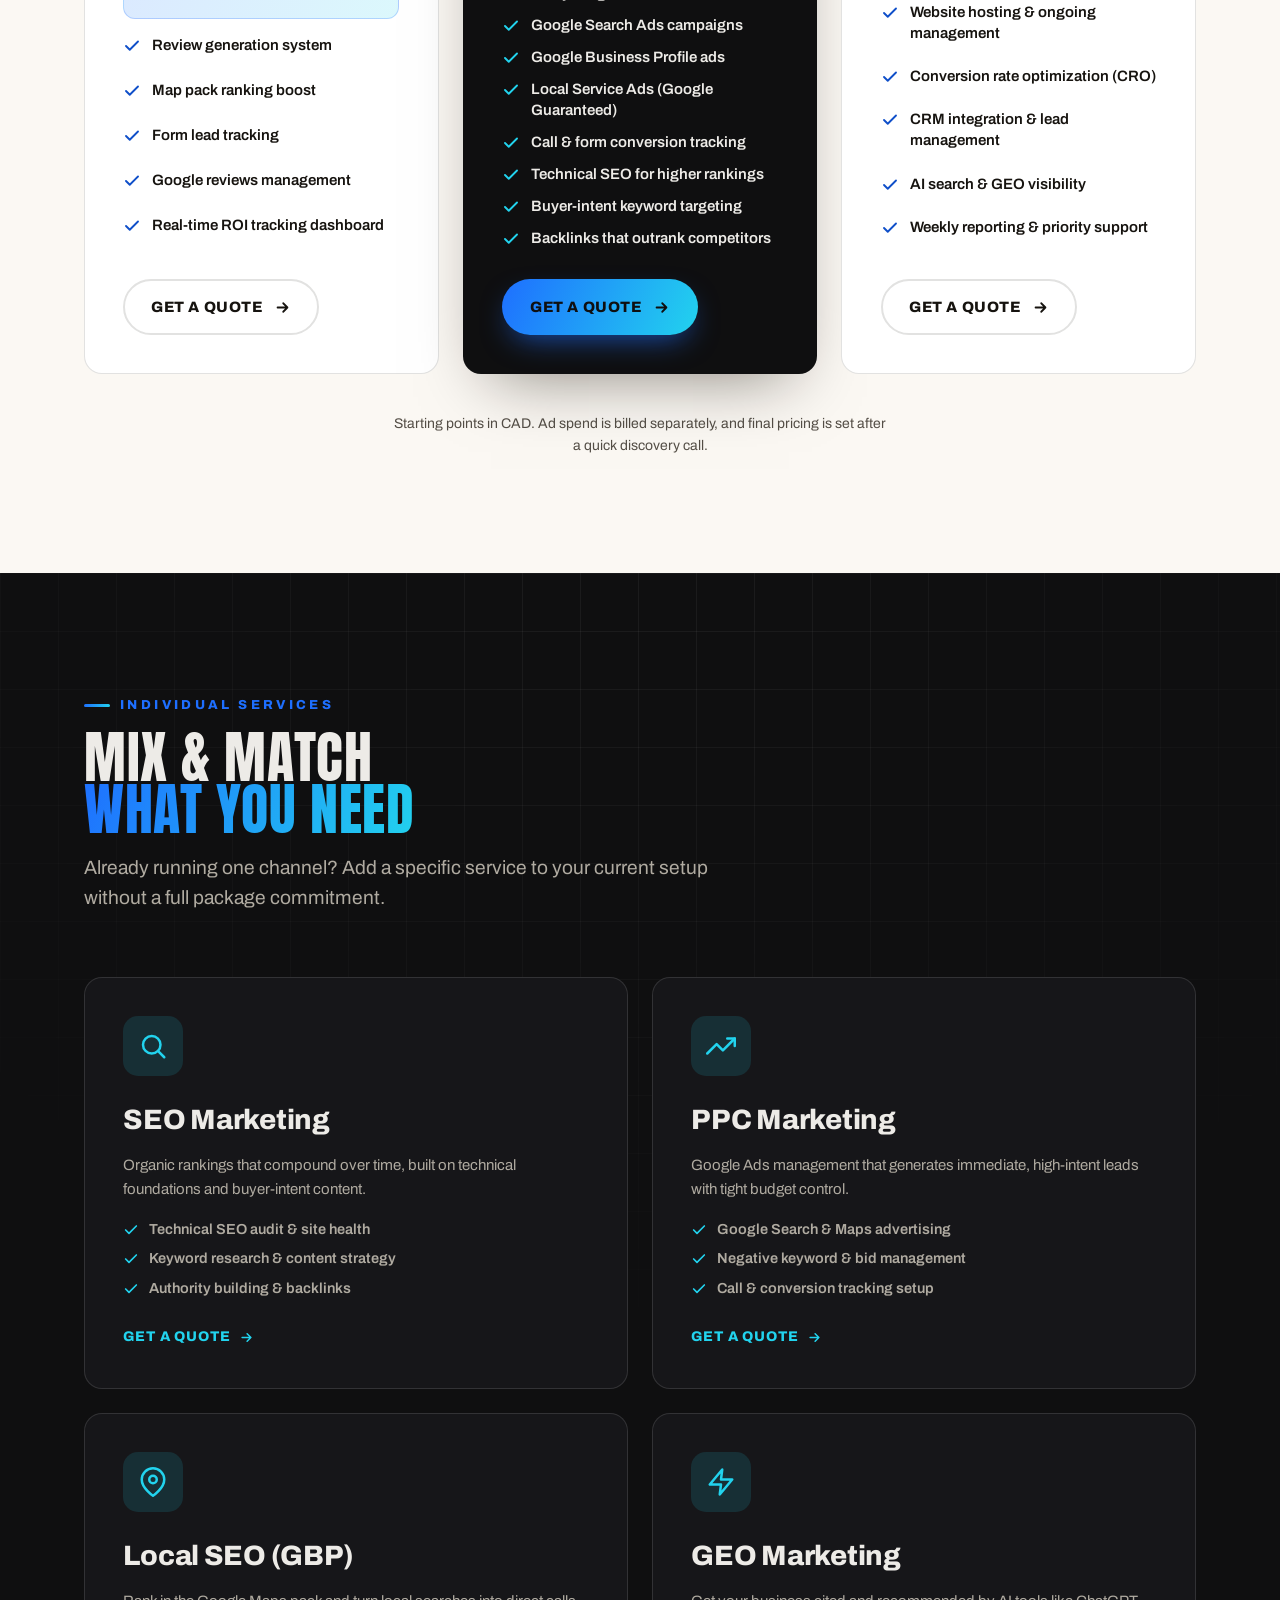
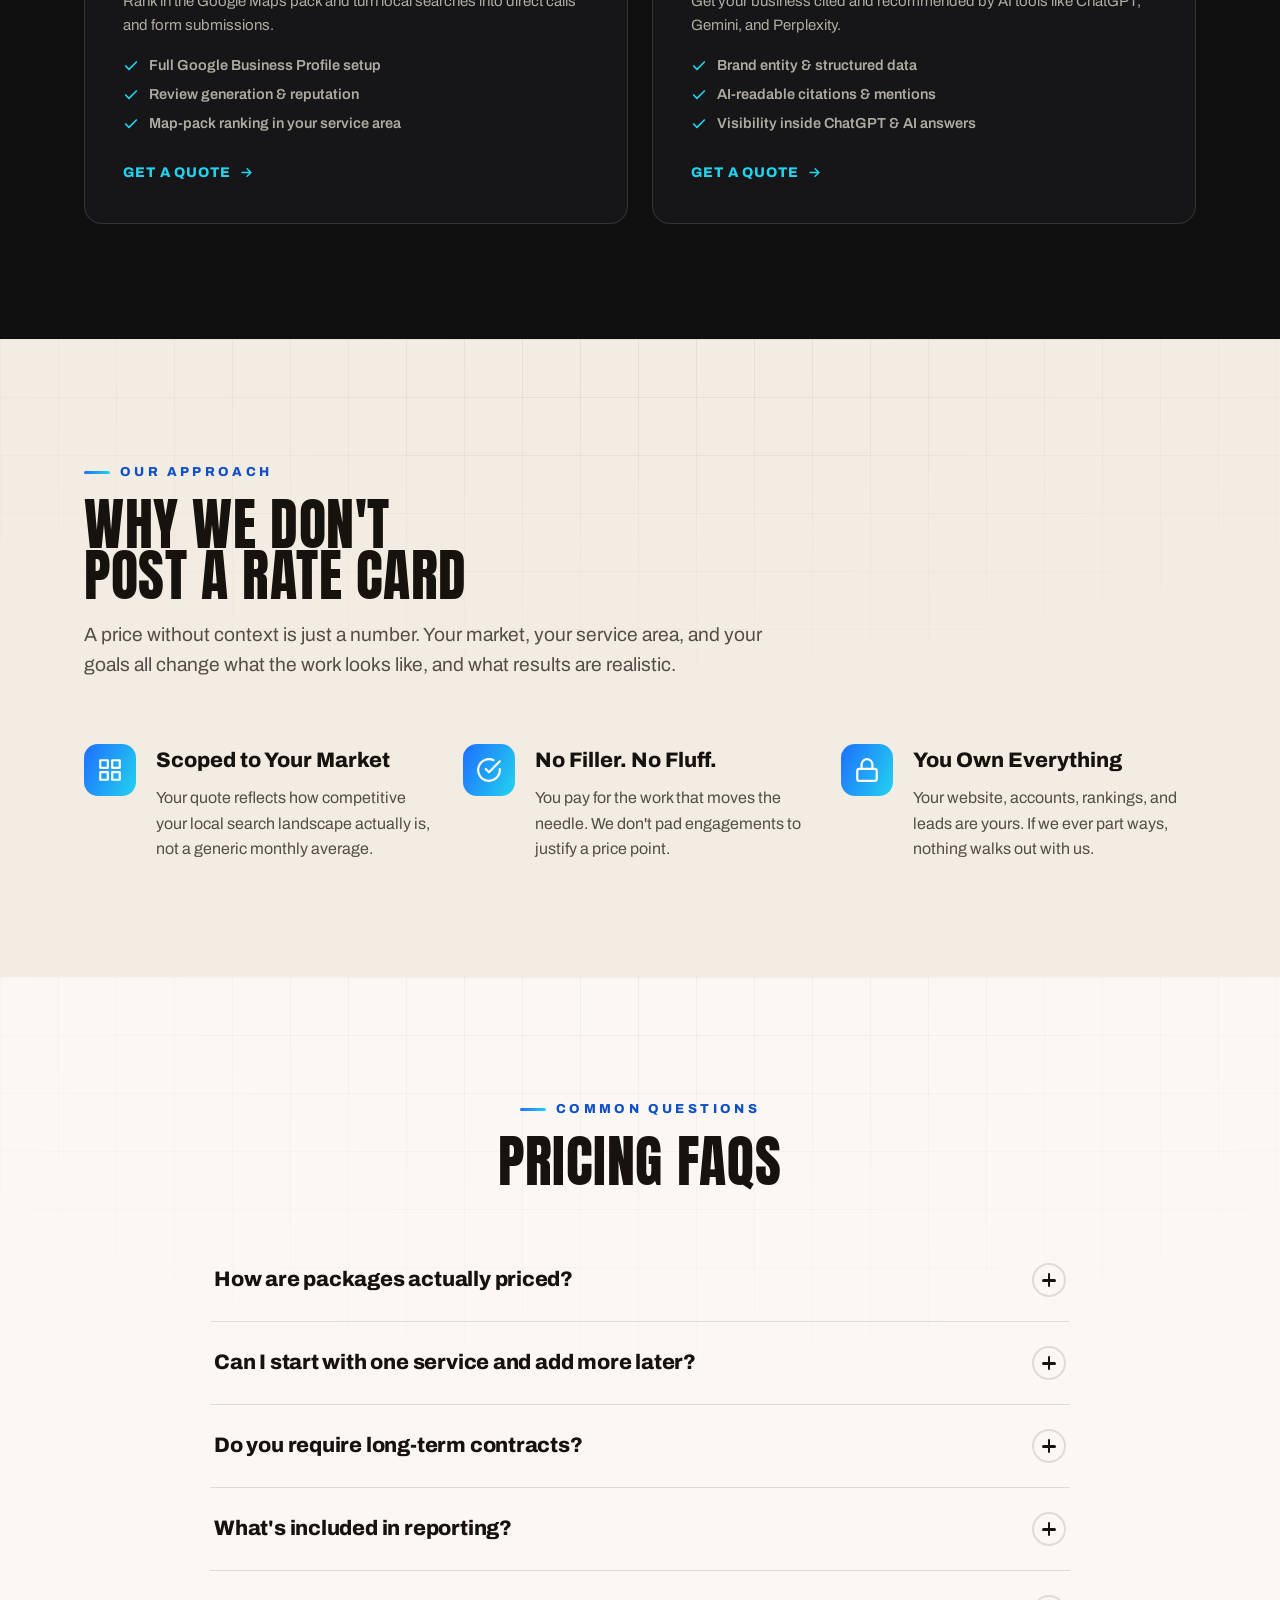
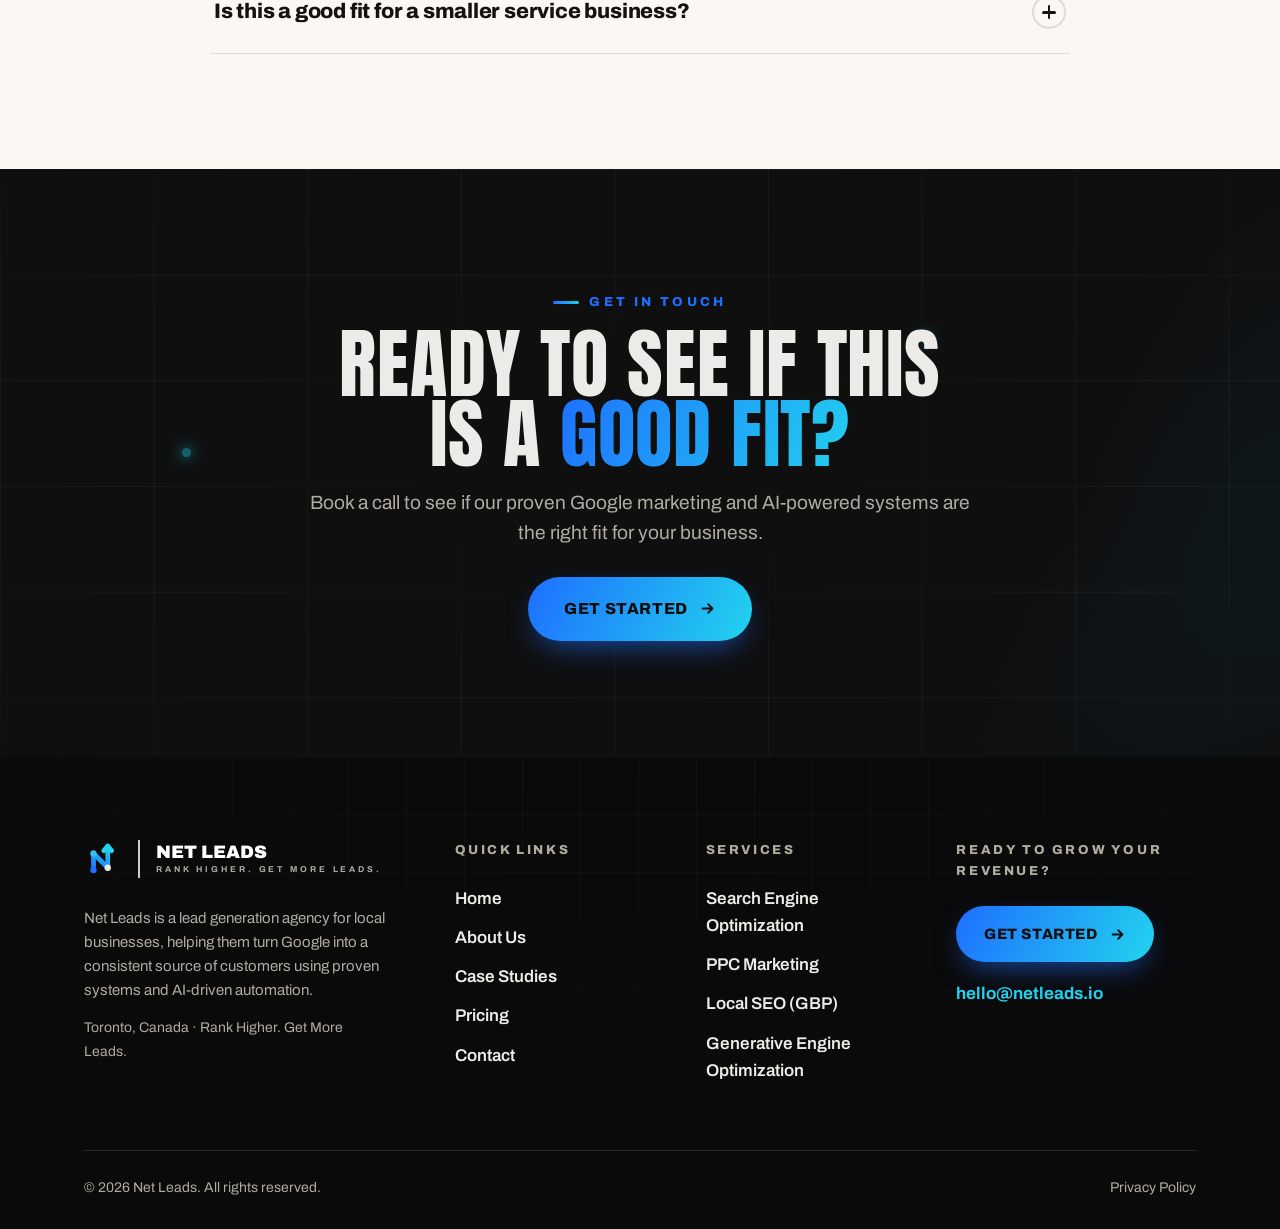
<file: pricing.html>
<!DOCTYPE html>
<html><head>
<meta charset="UTF-8">
<link rel="canonical" href="https://netleads.io/pricing/">
<meta http-equiv="refresh" content="0;url=/pricing/">
<script>location.replace('/pricing/')</script>
</head><body></body></html>
</file>
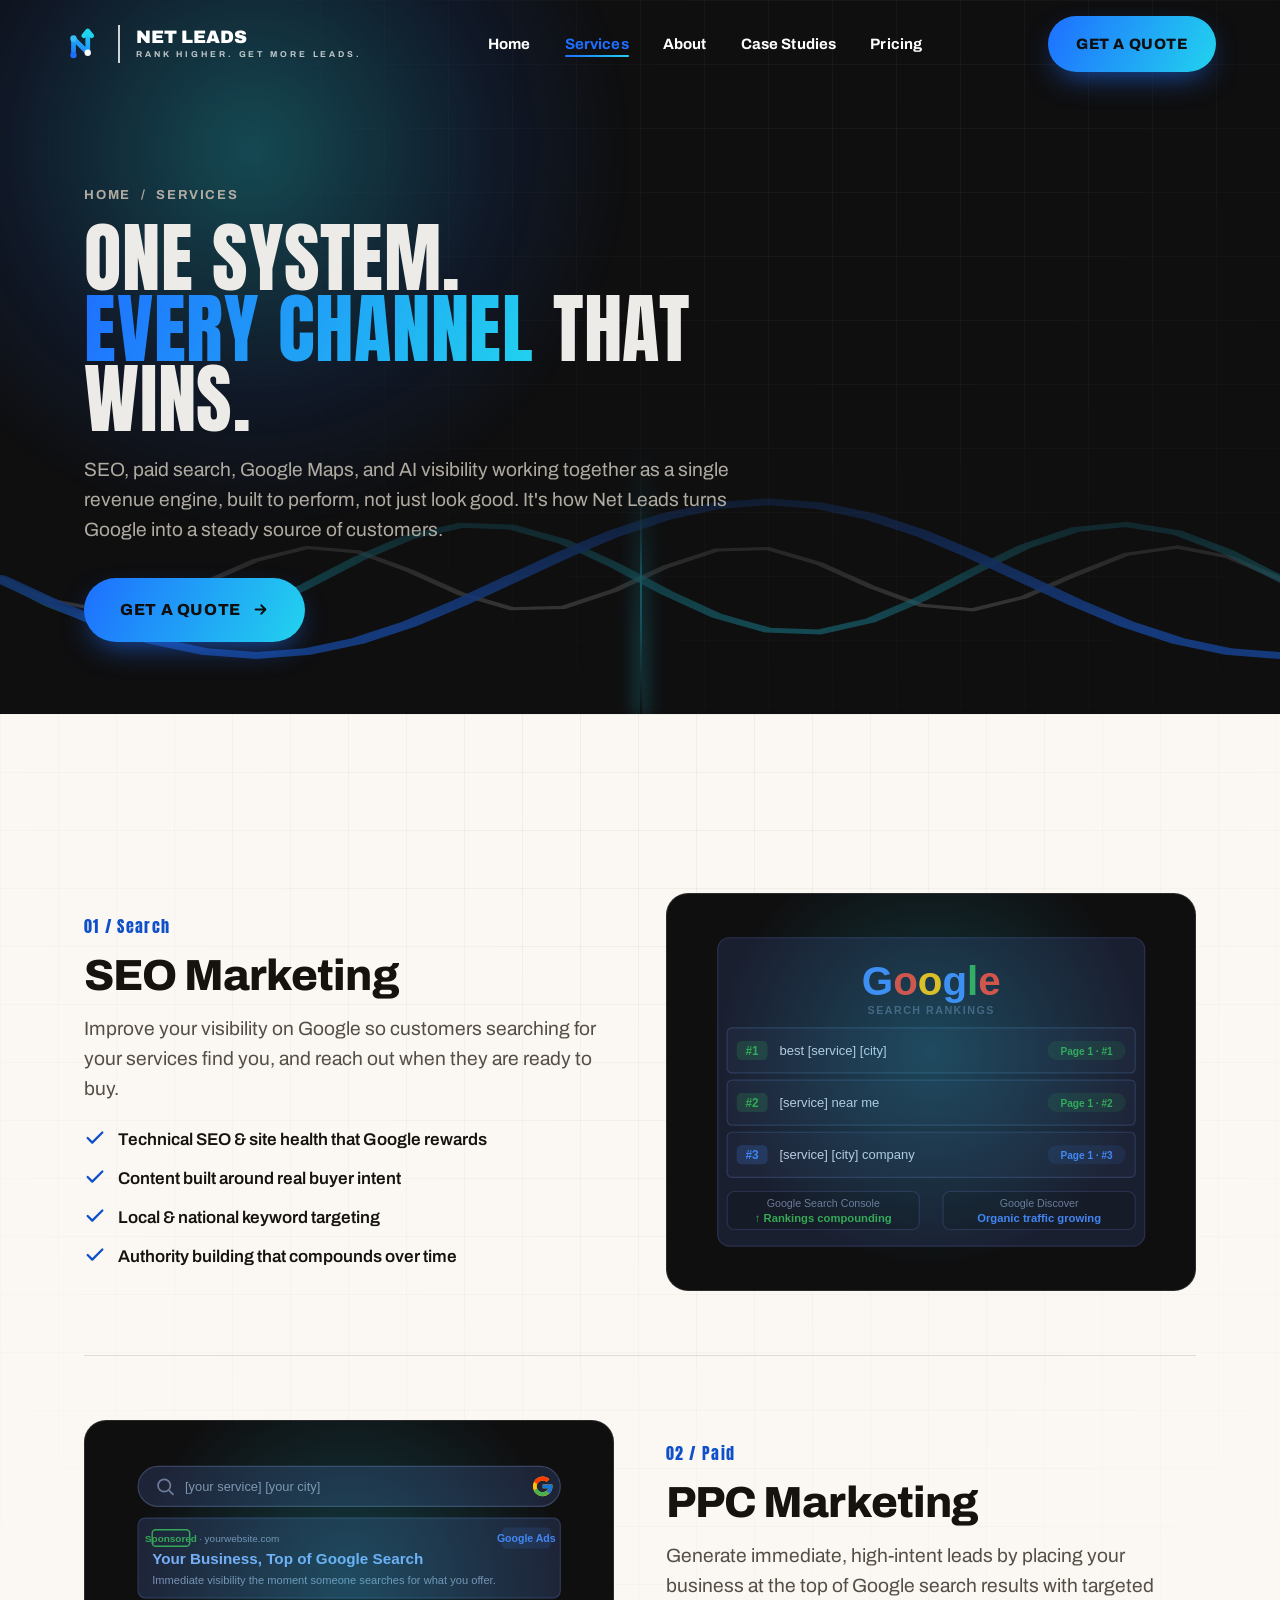
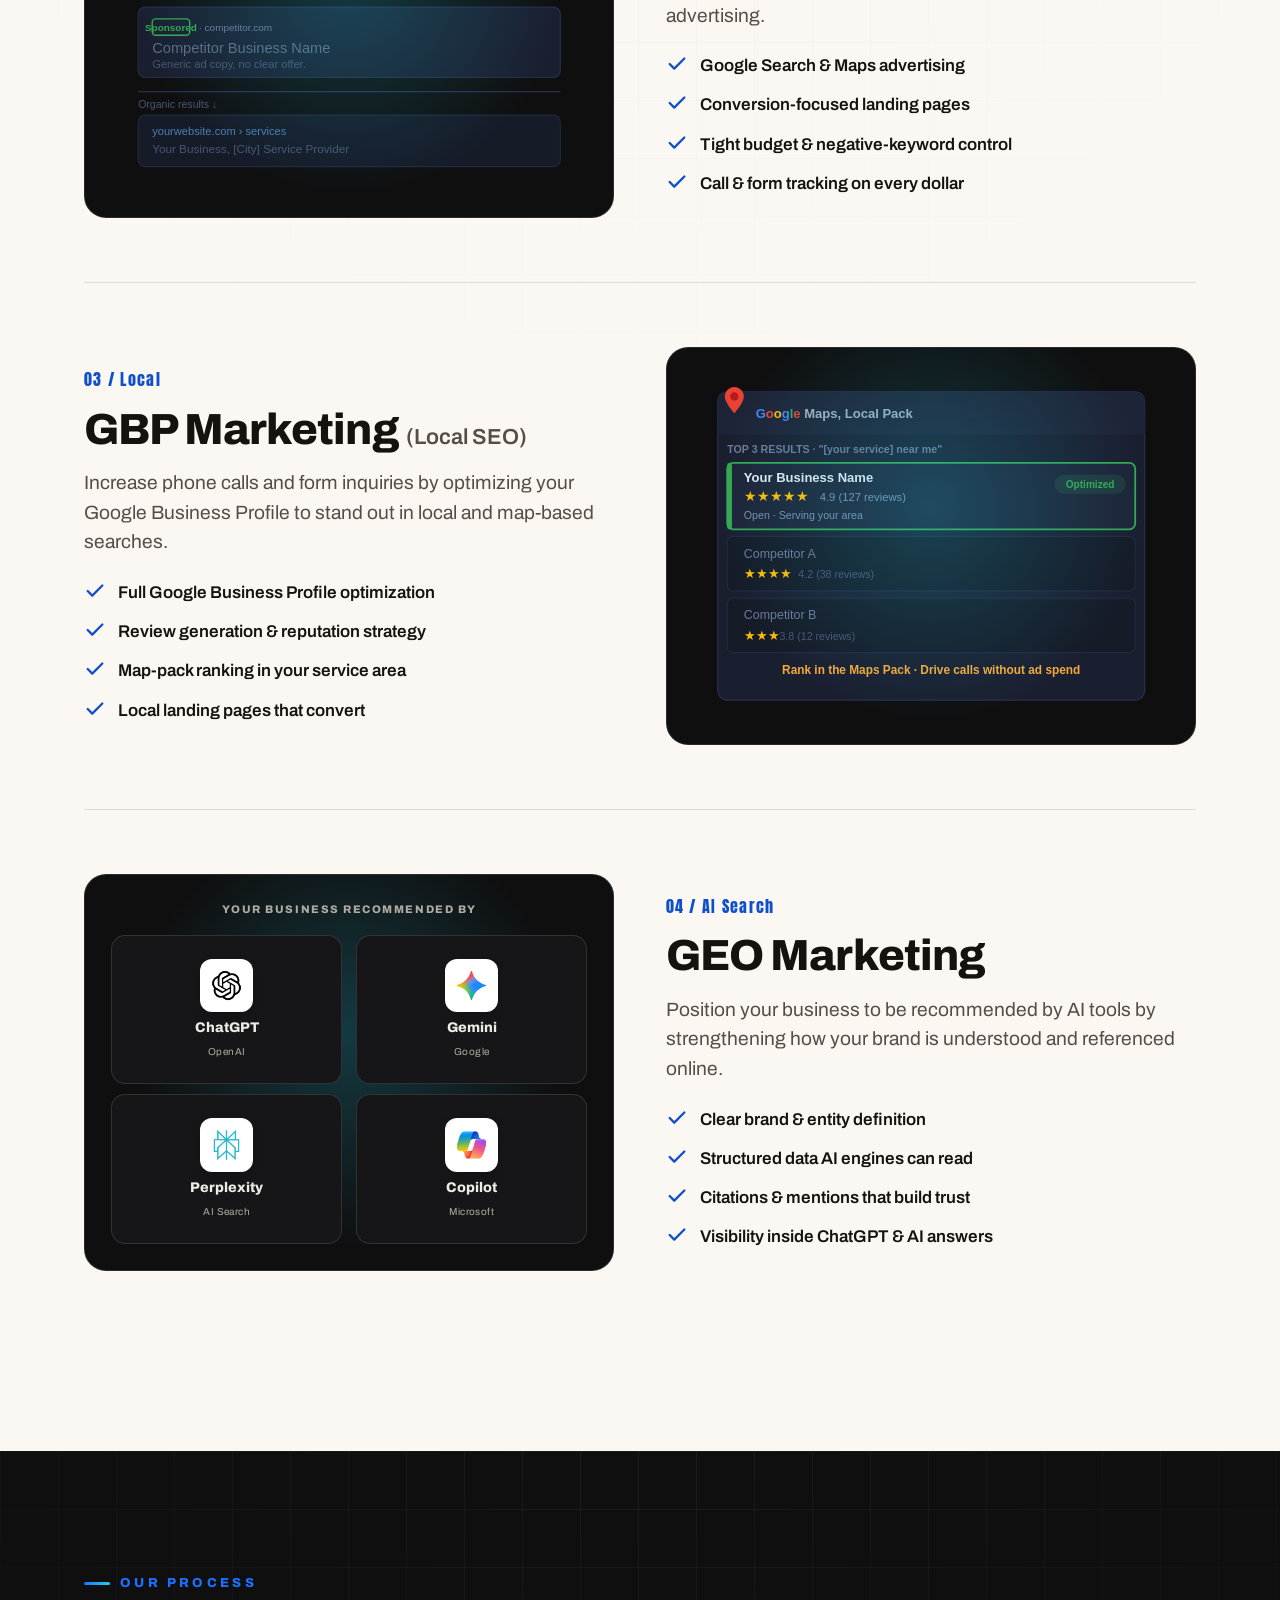
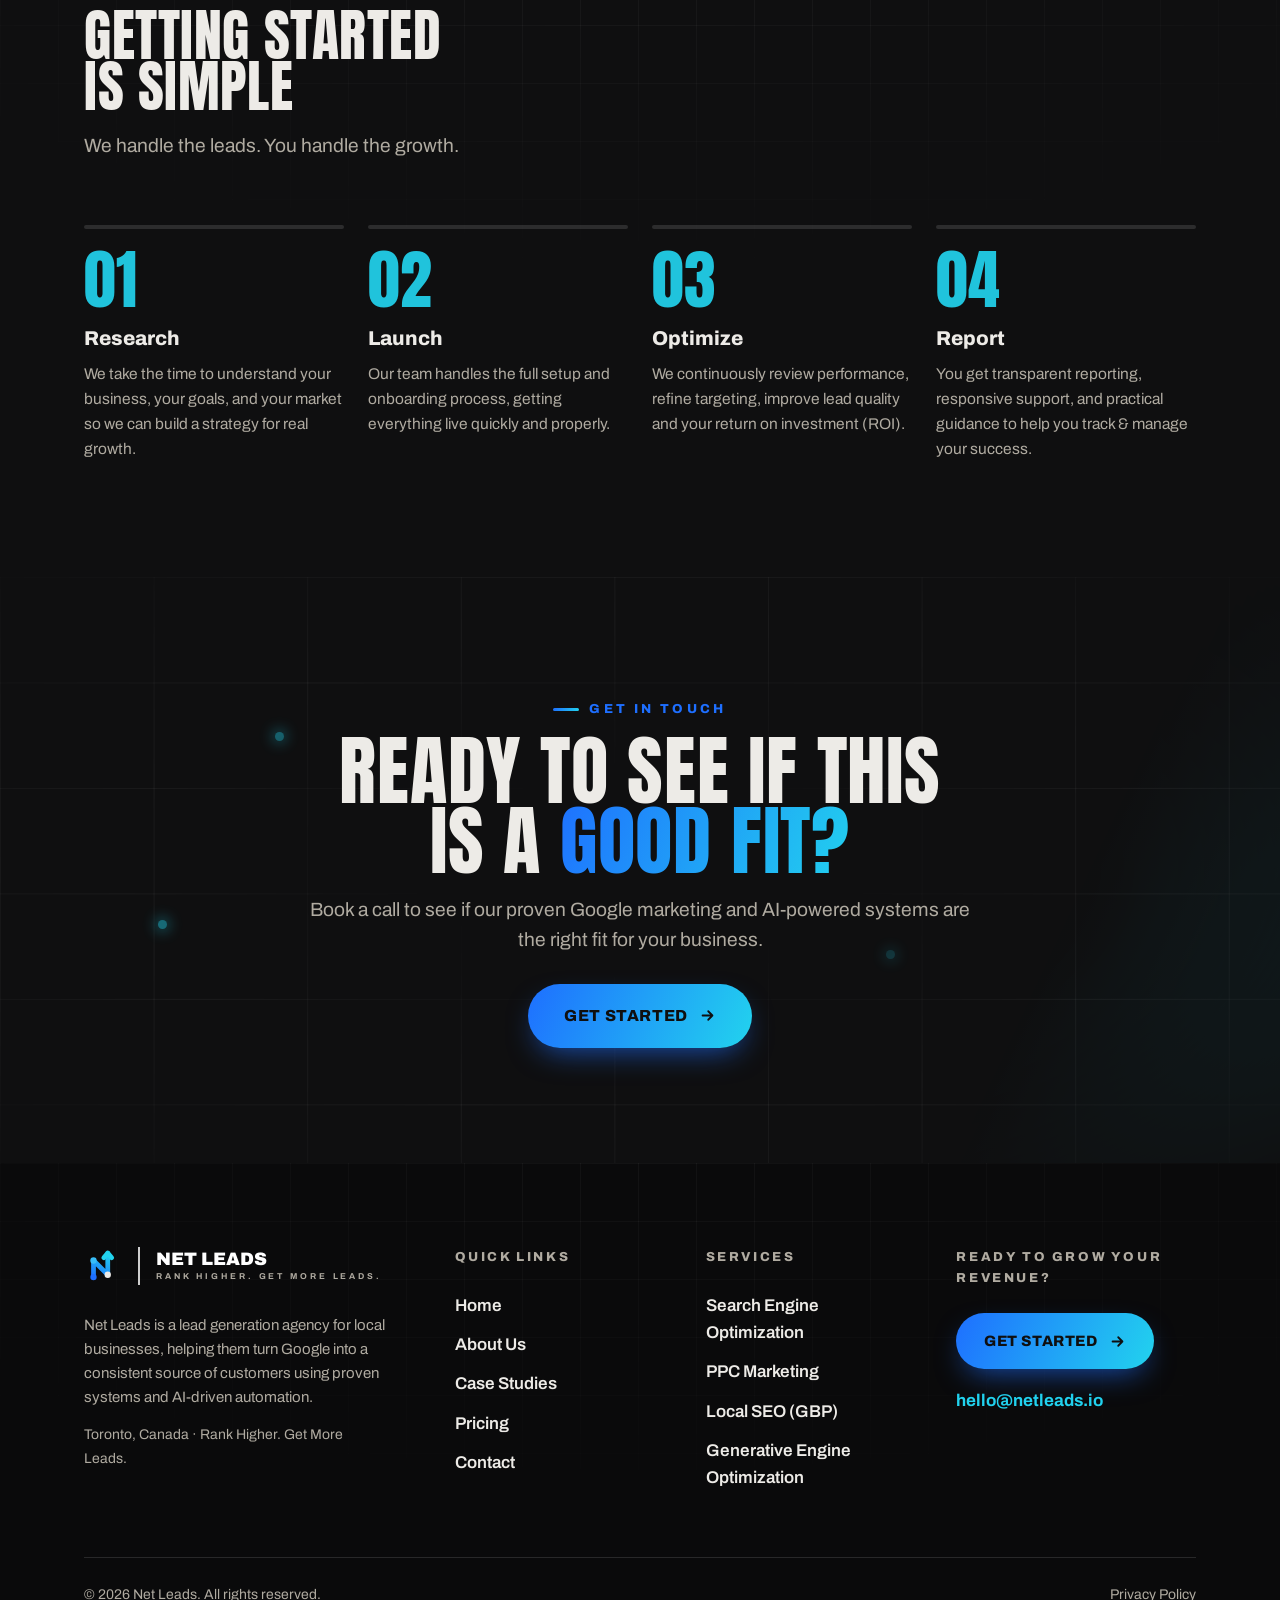
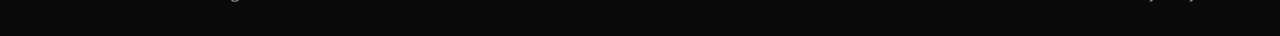
<file: services.html>
<!DOCTYPE html>
<html><head>
<meta charset="UTF-8">
<link rel="canonical" href="https://netleads.io/services/">
<meta http-equiv="refresh" content="0;url=/services/">
<script>location.replace('/services/')</script>
</head><body></body></html>
</file>
<file: styles.css>
/* ============================================================
   NET LEADS — shared styles
   Display: Anton · Body/UI: Archivo
   Ink #0F0F10 · Paper #FBF8F3 · Electric Blue #1E6FFF → Cyan #22D3EE
   ============================================================ */

*, *::before, *::after { box-sizing: border-box; }
* { margin: 0; padding: 0; }
html { scroll-behavior: smooth; -webkit-text-size-adjust: 100%; }

:root {
  --ink:      #0F0F10;
  --ink-2:    #161619;
  --ink-3:    #202024;
  --paper:    #FBF8F3;
  --paper-2:  #F2ECE2;
  --text:     #16130F;
  --text-mut: #544E46;          /* secondary on light — lifted for contrast (6.8→7.8:1) */
  --text-onink: #EDEBE7;
  --text-onink-mut: #B0ABA1;    /* secondary on dark — lifted for contrast (6.4→8.4:1) */
  --orange:   #1E6FFF;   /* electric blue (kept as --orange so the rest of the sheet keeps working) */
  --amber:    #22D3EE;   /* cyan                                   (kept as --amber likewise) */
  --grad:     linear-gradient(115deg, #1E6FFF 0%, #22D3EE 100%);
  --grad-soft: linear-gradient(115deg, rgba(30,111,255,.16), rgba(34,211,238,.16));
  --orange-deep: #0F4FC9;   /* deeper blue for text/icons on LIGHT surfaces (>=4.5:1) */
  --grad-deep: linear-gradient(115deg, #1E40AF 0%, #0F4FC9 100%);  /* gradient display text on light */
  --line:     rgba(22,19,15,.12);
  --line-onink: rgba(255,255,255,.12);
  --maxw: 1240px;
  --gutter: clamp(20px, 5vw, 64px);
  --r: 18px;
  --shadow: 0 24px 60px -24px rgba(20,12,4,.35);
  --font-display: "Anton", "Archivo", system-ui, sans-serif;
  --font-body: "Archivo", system-ui, -apple-system, sans-serif;
}

html, body { background: var(--paper); }
body {
  font-family: var(--font-body);
  color: var(--text);
  font-size: 17px;
  line-height: 1.6;
  -webkit-font-smoothing: antialiased;
  overflow-x: hidden;
}

img { max-width: 100%; display: block; }
a { color: inherit; text-decoration: none; }
button { font: inherit; cursor: pointer; border: none; background: none; color: inherit; }

/* ---------- layout ---------- */
.wrap { width: 100%; max-width: var(--maxw); margin-inline: auto; padding-inline: var(--gutter); }
.section { padding-block: clamp(64px, 9vw, 128px); position: relative; }
.section--ink { background: var(--ink); color: var(--text-onink); }
.section--paper2 { background: var(--paper-2); }

/* ---------- type ---------- */
.display {
  font-family: var(--font-display);
  font-weight: 400;
  line-height: .92;
  letter-spacing: .01em;
  text-transform: uppercase;
  text-wrap: balance;
}
.h-xxl { font-size: clamp(46px, 8.5vw, 116px); }
.h-xl  { font-size: clamp(38px, 6vw, 82px); }
.h-l   { font-size: clamp(30px, 4.4vw, 58px); }
.h-m   { font-size: clamp(24px, 3vw, 38px); }

.eyebrow {
  font-family: var(--font-body);
  font-weight: 800;
  font-size: 13px;
  letter-spacing: .26em;
  text-transform: uppercase;
  display: inline-flex;
  align-items: center;
  gap: 10px;
  color: var(--orange);
}
.eyebrow::before {
  content: "";
  width: 26px; height: 3px;
  background: var(--grad);
  border-radius: 3px;
}
.eyebrow--center { justify-content: center; }

.lead { font-size: clamp(17px, 1.5vw, 21px); line-height: 1.55; color: var(--text-mut); max-width: 62ch; }
.section--ink .lead { color: var(--text-onink-mut); }
/* dark heroes/banners aren't .section--ink — keep their description light, not the dark light-mode mute */
.hero .lead, .banner .lead { color: var(--text-onink-mut); }
.hero__note { color: var(--text-onink-mut); }
/* footer is dark but not .section--ink — keep the logo tagline legible */
.footer .logo .tagline { color: var(--text-onink-mut); }

.amp { color: var(--orange); }
.grad-text {
  background: var(--grad);
  -webkit-background-clip: text; background-clip: text;
  -webkit-text-fill-color: transparent; color: transparent;
}

/* ---------- buttons ---------- */
.btn {
  display: inline-flex; align-items: center; gap: 11px;
  font-weight: 800; font-size: 15px; letter-spacing: .04em; text-transform: uppercase;
  padding: 16px 28px; border-radius: 999px;
  transition: transform .18s cubic-bezier(.34,1.56,.64,1), box-shadow .18s, background .2s, color .2s;
  will-change: transform;
}
.btn svg { width: 17px; height: 17px; transition: transform .25s; }
.btn:hover svg { transform: translateX(4px); }
.btn--primary { position: relative; overflow: hidden; background: var(--grad); color: #fff; box-shadow: 0 12px 30px -10px rgba(30,111,255,.7); }
.btn--primary::after { content: ""; position: absolute; inset: 0; background: linear-gradient(115deg, transparent 30%, rgba(255,255,255,.4) 50%, transparent 70%); transform: translateX(-120%); transition: transform .6s; }
.btn--primary:hover::after { transform: translateX(120%); }
.btn--primary > * { position: relative; }
.btn--primary:hover { transform: translateY(-3px) scale(1.02); box-shadow: 0 20px 44px -12px rgba(30,111,255,.85); }
.btn--ink { background: var(--ink); color: #fff; }
.btn--ink:hover { transform: translateY(-3px); background: #000; }
.btn--ghost { background: transparent; border: 2px solid var(--line); color: var(--text); padding: 14px 26px; }
.section--ink .btn--ghost,
.hero .btn--ghost { border-color: var(--line-onink); color: #fff; }
.btn--ghost:hover { border-color: var(--orange); color: var(--orange); transform: translateY(-3px); }
.btn--lg { padding: 19px 36px; font-size: 16px; }

/* nav CTA — gentle attention loop (pauses on hover) */
@media (prefers-reduced-motion: no-preference) {
  .nav__right .btn--primary { animation: navCtaPulse 2.2s ease-in-out infinite; }
  .nav__right .btn--primary:hover { animation: none; }
}
@keyframes navCtaPulse {
  0%, 100% { transform: scale(1);     box-shadow: 0 12px 30px -10px rgba(30,111,255,.6); }
  50%      { transform: scale(1.045); box-shadow: 0 16px 44px -8px rgba(34,211,238,.95); }
}

/* ---------- logo mark ---------- */
.logo { display: inline-flex; align-items: center; gap: 16px; }
/* Net Leads mark — the "N" that rises into a growth arrow. Colors are baked
   into each inline SVG (the nav mark adapts its accent dot via currentColor);
   CSS here only handles sizing and a subtle idle animation. */
.netmark { width: 38px; height: 38px; display: inline-flex; align-items: center; }
.netmark svg { width: 100%; height: 100%; overflow: visible; }
.netmark--lg   { width: 64px; height: 64px; }

@media (prefers-reduced-motion: no-preference) {
  .netmark--animate .nl-d1 { animation: nltwinkle 2.4s ease-in-out infinite;      transform-origin: center; transform-box: fill-box; }
  .netmark--animate .nl-d2 { animation: nltwinkle 2.4s ease-in-out infinite -.8s; transform-origin: center; transform-box: fill-box; }
  .netmark--animate .nl-d3 { animation: nltwinkle 2.4s ease-in-out infinite -1.6s; transform-origin: center; transform-box: fill-box; }
}
/* the three accent dots twinkle in sequence — reads as live, climbing momentum */
@keyframes nltwinkle {
  0%, 100% { opacity: 1; }
  50%      { opacity: .5; }
}

.logo .lockup { display: flex; flex-direction: column; line-height: 1; }
.logo .name {
  font-family: var(--font-body);
  font-weight: 900;
  font-size: 18px;
  letter-spacing: .01em;
  text-transform: uppercase;
  white-space: nowrap;
}
.logo .name .mk { -webkit-text-stroke: 0; }
.logo .tagline {
  font-weight: 700; font-size: 8.5px; letter-spacing: .34em; text-transform: uppercase;
  color: var(--text-mut); margin-top: 5px; background: none; border: none; padding: 0;
}
.logo .divider { width: 2px; height: 38px; background: currentColor; opacity: .8; }
.section--ink .logo .tagline { color: var(--text-onink-mut); }

/* ---------- nav ---------- */
.nav {
  position: fixed; inset: 0 0 auto 0; z-index: 100;
  display: flex; align-items: center; justify-content: space-between;
  padding: 16px var(--gutter);
  transition: background .3s, box-shadow .3s, padding .3s;
}
.nav.is-scrolled {
  background: rgba(251,248,243,.86);
  backdrop-filter: saturate(1.4) blur(14px);
  box-shadow: 0 1px 0 var(--line), 0 10px 30px -22px rgba(0,0,0,.4);
  padding-block: 11px;
}
/* nav over dark hero: white text */
.nav:not(.is-scrolled) { color: #fff; }
.nav:not(.is-scrolled) .logo .tagline { color: rgba(255,255,255,.72); }
.nav.is-scrolled { color: var(--text); }

.nav__links { display: flex; align-items: center; gap: 4px; }
.nav__link {
  position: relative; font-weight: 700; font-size: 15px; letter-spacing: .01em;
  padding: 9px 15px; border-radius: 999px; transition: color .2s, background .2s;
}
.nav__link::after {
  content:""; position: absolute; left: 15px; right: 15px; bottom: 4px; height: 2px;
  background: var(--grad); border-radius: 2px; transform: scaleX(0); transform-origin: left;
  transition: transform .25s;
}
.nav__link:hover::after, .nav__link.is-active::after { transform: scaleX(1); }
.nav__link.is-active { color: var(--orange); }

/* dropdown */
.nav__item { position: relative; }
.nav__menu {
  position: absolute; top: calc(100% + 8px); left: 0; min-width: 240px;
  background: #fff; border: 1px solid var(--line); border-radius: 14px;
  box-shadow: var(--shadow); padding: 8px;
  opacity: 0; visibility: hidden; transform: translateY(8px);
  transition: opacity .2s, transform .2s, visibility .2s;
}
.nav__item:hover .nav__menu { opacity: 1; visibility: visible; transform: translateY(0); }
.nav__menu a {
  display: block; padding: 11px 14px; border-radius: 9px; font-weight: 700; font-size: 14.5px;
  color: var(--text); transition: background .15s, color .15s;
}
.nav__menu a:hover { background: var(--grad-soft); color: var(--orange); }

.nav__right { display: flex; align-items: center; gap: 14px; }
.nav__burger { display: none; width: 44px; height: 44px; border-radius: 12px; align-items: center; justify-content: center; }
.nav__burger span { display:block; width: 22px; height: 2.5px; background: currentColor; border-radius: 3px; position: relative; transition: transform .3s, opacity .2s; }
.nav__burger span::before, .nav__burger span::after { content:""; position:absolute; left:0; width: 22px; height: 2.5px; background: currentColor; border-radius: 3px; transition: transform .3s; }
.nav__burger span::before { top: -7px; }
.nav__burger span::after { top: 7px; }
body.menu-open .nav__burger span { background: transparent; }
body.menu-open .nav__burger span::before { transform: translateY(7px) rotate(45deg); }
body.menu-open .nav__burger span::after { transform: translateY(-7px) rotate(-45deg); }

/* mobile drawer */
.drawer {
  position: fixed; inset: 0; z-index: 99; background: var(--ink); color: #fff;
  display: flex; flex-direction: column; justify-content: center; gap: 6px;
  padding: 90px var(--gutter) 40px;
  transform: translateX(100%); transition: transform .4s cubic-bezier(.7,0,.2,1);
}
body.menu-open .drawer { transform: translateX(0); }
.drawer a { font-family: var(--font-display); text-transform: uppercase; font-size: clamp(30px, 9vw, 54px); line-height: 1.06; }
.drawer a.sub { font-family: var(--font-body); font-size: 17px; font-weight: 700; color: var(--text-onink-mut); padding-left: 6px; }
.drawer a:hover { color: var(--orange); }
.drawer .drawer__cta { margin-top: 24px; align-self: flex-start; }

/* ---------- hero ---------- */
.hero { position: relative; background: var(--ink); color: var(--text-onink); overflow: hidden; }
.hero__bg { position: absolute; inset: 0; pointer-events: none; }
.hero__glow {
  position: absolute; width: 60vw; height: 60vw; max-width: 760px; max-height: 760px;
  right: -12vw; top: -16vw; border-radius: 50%;
  background: radial-gradient(circle at center, rgba(34,211,238,.30), rgba(30,111,255,.10) 45%, transparent 70%);
  filter: blur(8px);
}
@media (prefers-reduced-motion: no-preference) {
  .hero__glow { animation: heroGlow 9s ease-in-out infinite; }
}
@keyframes heroGlow {
  0%, 100% { transform: scale(1);    opacity: .9; }
  50%      { transform: scale(1.12); opacity: 1; }
}
/* a faint waveform riding the bottom of dark heroes */
.hero__wave { position: absolute; left: 0; right: 0; bottom: 0; height: 38%; opacity: .5; pointer-events: none; -webkit-mask: linear-gradient(180deg, transparent, #000 70%); mask: linear-gradient(180deg, transparent, #000 70%); }
.hero__wave .creative { background: transparent; }
.hero__grid {
  position: absolute; inset: 0;
  background-image: linear-gradient(rgba(255,255,255,.045) 1px, transparent 1px),
                    linear-gradient(90deg, rgba(255,255,255,.045) 1px, transparent 1px);
  background-size: 64px 64px;
  mask-image: radial-gradient(circle at 70% 20%, #000, transparent 75%);
}
.hero__inner { position: relative; padding-top: clamp(140px, 18vh, 200px); padding-bottom: clamp(64px, 10vh, 120px); }
.hero h1 { margin: 18px 0 22px; }
.hero .lead { font-size: clamp(18px, 1.7vw, 23px); }
.hero__cta { display: flex; flex-wrap: wrap; gap: 14px; margin-top: 34px; align-items: center; }
.hero__note { font-size: 14px; color: var(--text-onink-mut); font-weight: 600; }

/* stat strip */
.stats { display: grid; grid-template-columns: repeat(3, 1fr); gap: 1px; margin-top: clamp(48px, 7vw, 80px); border: 1px solid var(--line-onink); border-radius: var(--r); overflow: hidden; background: var(--line-onink); }
.stat { background: var(--ink); padding: 26px clamp(18px,3vw,34px); }
.stat__num { font-family: var(--font-display); font-size: clamp(40px, 5vw, 64px); line-height: 1; color: var(--text-onink); }
.stat__num .unit { color: var(--amber); }
.stat__label { margin-top: 8px; font-size: 14px; font-weight: 600; color: var(--text-onink-mut); letter-spacing: .02em; }

/* ---------- section heading block ---------- */
.head { max-width: 760px; }
.head--center { margin-inline: auto; text-align: center; }
.head .lead { margin-top: 18px; }
.head--center .lead { margin-inline: auto; }
.head h2 { margin-top: 16px; }

/* ---------- service cards ---------- */
.cards { display: grid; gap: clamp(16px, 2vw, 24px); margin-top: clamp(40px, 5vw, 64px); }
.cards--4 { grid-template-columns: repeat(2, 1fr); }
.card {
  position: relative; background: #fff; border: 1px solid var(--line); border-radius: var(--r);
  padding: clamp(26px, 3vw, 40px); overflow: hidden;
  transition: transform .25s cubic-bezier(.34,1.4,.64,1), box-shadow .25s, border-color .25s;
}
.card::before {
  content:""; position: absolute; left: 0; top: 0; height: 4px; width: 100%;
  background: var(--grad); transform: scaleX(0); transform-origin: left; transition: transform .3s;
}
.card:hover { transform: translateY(-6px); box-shadow: var(--shadow); border-color: transparent; }
.card:hover::before { transform: scaleX(1); }
.card__num { font-family: var(--font-display); font-size: 15px; color: var(--text-mut); letter-spacing: .1em; }
.card__icon {
  width: 60px; height: 60px; border-radius: 15px; display: grid; place-items: center;
  background: var(--grad-soft); color: var(--orange); margin-bottom: 22px;
}
.card__icon svg { width: 30px; height: 30px; }
.card h3 { font-size: 23px; font-weight: 800; letter-spacing: -.01em; margin-bottom: 10px; }
.card p { color: var(--text-mut); font-size: 16px; }
.card__more { display: inline-flex; align-items: center; gap: 8px; margin-top: 22px; font-weight: 800; font-size: 14px; text-transform: uppercase; letter-spacing: .06em; color: var(--orange); }
.card__more svg { width: 15px; height: 15px; transition: transform .25s; }
.card:hover .card__more svg { transform: translateX(5px); }

/* ---------- partner tags ---------- */
.tags { display: flex; flex-wrap: wrap; gap: 12px; margin-top: clamp(36px,4vw,52px); }
.tag {
  display: inline-flex; align-items: center; gap: 9px;
  font-weight: 700; font-size: 15px; padding: 11px 18px; border-radius: 999px;
  border: 1.5px solid var(--line); background: #fff; transition: transform .2s, background .2s, color .2s, border-color .2s;
}
.tag svg { width: 17px; height: 17px; flex: none; color: var(--orange); transition: color .2s; }
.section--ink .tag { background: var(--ink-2); border-color: var(--line-onink); }
.tag:hover { transform: translateY(-3px) rotate(-1.5deg); background: var(--grad); color: var(--ink); border-color: transparent; }
.tag:hover svg { color: var(--ink); }

/* ---------- why / feature rows ---------- */
.feat { display: flex; gap: 20px; align-items: flex-start; }
.feat__mark {
  flex: none; width: 52px; height: 52px; border-radius: 14px; display: grid; place-items: center;
  background: var(--grad); color: #fff;
}
.feat__mark svg { width: 26px; height: 26px; }
.feat h3 { font-size: 21px; font-weight: 800; margin-bottom: 8px; }
.feat p { color: var(--text-mut); font-size: 16px; }
.section--ink .feat p { color: var(--text-onink-mut); }

/* ---------- testimonial ---------- */
.quote-wrap { display: grid; grid-template-columns: 1fr 1.2fr; gap: clamp(28px,4vw,64px); align-items: center; }
.quote-media { position: relative; aspect-ratio: 1/1; border-radius: 22px; overflow: hidden; border: 1px solid var(--line-onink); background: var(--ink); box-shadow: var(--shadow); }
.quote {
  position: relative; background: var(--ink-2); color: var(--text-onink); border-radius: 22px;
  padding: clamp(32px,4vw,52px); border: 1px solid var(--line-onink);
}
.quote .mark { font-family: var(--font-display); font-size: 120px; line-height: .6; color: var(--orange); display: block; height: 56px; }
.quote blockquote { font-size: clamp(20px, 2.1vw, 27px); line-height: 1.4; font-weight: 500; }
.quote .who { margin-top: 26px; display: flex; align-items: center; gap: 14px; }
.quote .ava { width: 52px; height: 52px; border-radius: 50%; background: var(--grad); display: grid; place-items: center; font-weight: 900; color:#fff; font-size: 18px; }
.quote .who b { display: block; font-weight: 800; }
.quote .who span { color: var(--text-onink-mut); font-size: 14.5px; }

/* ---------- process ---------- */
.steps { display: grid; grid-template-columns: repeat(4, 1fr); gap: clamp(16px,2vw,24px); margin-top: clamp(44px,5vw,64px); counter-reset: step; }
.step { position: relative; padding-top: 30px; }
.step::before {
  counter-increment: step; content: "0" counter(step);
  font-family: var(--font-display); font-size: clamp(48px,5vw,72px); color: var(--amber);
  line-height: .8; display: block; margin-bottom: 16px; opacity: .92;
}
.step::after {
  content:""; position: absolute; top: 0; left: 0; right: 0; height: 4px; background: var(--line); border-radius: 4px;
}
.step.is-on::after { background: var(--grad); }
.step h3 { font-size: 20px; font-weight: 800; margin-bottom: 8px; }
.step p { color: var(--text-mut); font-size: 15.5px; }
.section--ink .step p { color: var(--text-onink-mut); }
.section--ink .step::after { background: var(--line-onink); }

/* ---------- FAQ ---------- */
.faq { max-width: 860px; margin-top: clamp(36px,4vw,52px); }
.faq__item { border-bottom: 1px solid var(--line); }
.faq__q { width: 100%; display: flex; align-items: center; justify-content: space-between; gap: 20px; text-align: left; padding: 24px 4px; font-size: clamp(17px,2vw,21px); font-weight: 800; letter-spacing: -.01em; }
.faq__q .pm { flex: none; width: 34px; height: 34px; border-radius: 50%; border: 2px solid var(--line); display: grid; place-items: center; position: relative; transition: border-color .25s, background .25s; }
.faq__q .pm::before, .faq__q .pm::after { content:""; position: absolute; background: var(--text); border-radius: 2px; transition: transform .3s, background .25s; }
.faq__q .pm::before { width: 14px; height: 2.5px; }
.faq__q .pm::after { width: 2.5px; height: 14px; }
.faq__item.is-open .faq__q .pm { background: var(--grad); border-color: transparent; }
.faq__item.is-open .faq__q .pm::before, .faq__item.is-open .faq__q .pm::after { background: #fff; }
.faq__item.is-open .faq__q .pm::after { transform: scaleY(0); }
.faq__a { overflow: hidden; height: 0; transition: height .3s ease; }
.faq__a-inner { padding: 0 4px 26px; color: var(--text-mut); font-size: 16.5px; max-width: 72ch; }

/* ---------- CTA band ---------- */
.ctaband { position: relative; overflow: hidden; }
.ctaband__bg { position: absolute; inset: 0; z-index: 0; opacity: .5; pointer-events: none; -webkit-mask: radial-gradient(ellipse 78% 82% at center, transparent 0 17%, #000 52%, transparent 94%); mask: radial-gradient(ellipse 78% 82% at center, transparent 0 17%, #000 52%, transparent 94%); }
.ctaband__bg .creative { background: transparent; }
.ctaband__inner { position: relative; z-index: 1; text-align: center; max-width: 820px; margin-inline: auto; }
.ctaband__inner .btn { margin-top: 30px; }

/* ---------- footer ---------- */
.footer { background: #0A0A0B; color: var(--text-onink); padding-block: clamp(56px,7vw,84px) 30px; }
.footer__top { display: grid; grid-template-columns: 1.6fr 1fr 1fr 1.2fr; gap: clamp(28px,4vw,56px); }
.footer__brand p { color: var(--text-onink-mut); font-size: 15px; max-width: 36ch; margin-top: 20px; }
.footer h4 { font-size: 13px; letter-spacing: .2em; text-transform: uppercase; color: var(--text-onink-mut); margin-bottom: 18px; font-weight: 800; }
.footer__col a { display: block; padding: 6px 0; font-weight: 600; color: var(--text-onink); transition: color .2s, transform .2s; }
.footer__col a:hover { color: var(--orange); transform: translateX(3px); }
.footer__cta .btn { margin-top: 6px; }
.footer__cta .mail { display: inline-block; margin-top: 18px; font-weight: 700; color: var(--amber); }
.footer__bottom { margin-top: clamp(40px,5vw,60px); padding-top: 26px; border-top: 1px solid var(--line-onink); display: flex; flex-wrap: wrap; gap: 14px; justify-content: space-between; align-items: center; color: var(--text-onink-mut); font-size: 14px; }
.footer__bottom a:hover { color: var(--orange); }

/* ---------- forms ---------- */
.form { display: grid; gap: 18px; }
.form .row { display: grid; grid-template-columns: 1fr 1fr; gap: 18px; }
.field label { display: block; font-weight: 700; font-size: 14px; margin-bottom: 8px; }
.field input, .field textarea, .field select {
  width: 100%; font: inherit; font-size: 16px; padding: 15px 17px; border-radius: 12px;
  border: 1.5px solid var(--line); background: #fff; color: var(--text); transition: border-color .2s, box-shadow .2s;
}
.field textarea { min-height: 140px; resize: vertical; }
.field input:focus, .field textarea:focus, .field select:focus { outline: none; border-color: var(--orange); box-shadow: 0 0 0 4px rgba(30,111,255,.14); }
.field.err input, .field.err textarea, .field.err select { border-color: #d33; box-shadow: 0 0 0 4px rgba(221,51,51,.12); }
.field .msg { color: #d33; font-size: 13px; font-weight: 600; margin-top: 6px; display: none; }
.field.err .msg { display: block; }
.form__ok { display: none; background: var(--grad-soft); border: 1px solid rgba(30,111,255,.3); border-radius: 14px; padding: 20px 22px; font-weight: 700; color: var(--orange); align-items: center; gap: 12px; }
.form__ok.show { display: flex; }

/* contact split */
.contact-grid { display: grid; grid-template-columns: 1fr 1.15fr; gap: clamp(32px,5vw,72px); align-items: start; }
.contact-card { background:#fff; border:1px solid var(--line); border-radius: var(--r); padding: clamp(26px,3vw,40px); box-shadow: var(--shadow); }
.contact-points { display: grid; gap: 22px; margin-top: 34px; }
.cpoint { display: flex; gap: 16px; align-items: flex-start; }
.cpoint .ic { flex:none; width: 48px; height: 48px; border-radius: 13px; background: var(--grad-soft); color: var(--orange); display:grid; place-items:center; }
.cpoint .ic svg { width: 24px; height: 24px; }
.cpoint b { display:block; font-size: 17px; }
.cpoint span { color: var(--text-mut); font-size: 15px; }
.section--ink .cpoint span { color: var(--text-onink-mut); }

/* ---------- page banner (interior heroes) ---------- */
.banner { position: relative; background: var(--ink); color: var(--text-onink); overflow: hidden; }
.banner .hero__glow { left: -10vw; right: auto; top: -18vw; }
.banner__inner { position: relative; padding-top: clamp(150px, 20vh, 220px); padding-bottom: clamp(56px, 8vh, 96px); }
.banner h1 { margin: 16px 0 20px; max-width: 18ch; }
.crumb { font-size: 13px; font-weight: 700; letter-spacing: .14em; text-transform: uppercase; color: var(--text-onink-mut); }
.crumb a:hover { color: var(--orange); }
.client-logo { display: inline-block; background: #fff; border-radius: 10px; padding: 10px 16px; margin: 20px 0 4px; }
.client-logo img { display: block; height: 72px; width: auto; }
.cs-card .client-logo { margin: 0 0 20px; padding: 8px 12px; border-radius: 8px; align-self: flex-start; }
.cs-card .client-logo img { height: 38px; }
/* client logo placed inside a light body section — needs a border + lift to read on paper */
.client-logo--feature { margin: 30px 0 0; border: 1px solid var(--line); box-shadow: 0 16px 40px -24px rgba(0,0,0,.4); }

/* ---------- big service detail rows ---------- */
.srow { display: grid; grid-template-columns: 1fr 1fr; gap: clamp(28px,4vw,64px); align-items: center; padding-block: clamp(40px,5vw,72px); border-bottom: 1px solid var(--line); }
.srow:last-child { border-bottom: none; }
.srow:nth-child(even) .srow__media { order: -1; }
.srow__media {
  position: relative; aspect-ratio: 4/3; border-radius: 22px; overflow: hidden;
  background: var(--ink); display: grid; place-items: center; color:#fff;
  border: 1px solid var(--line-onink);
}
.srow__media .netmark--lg { color: rgba(255,255,255,.85); }
.srow__media .label { position: absolute; bottom: 18px; left: 18px; z-index: 6; font-family: ui-monospace, "SF Mono", Menlo, monospace; font-size: 12px; letter-spacing: .08em; color: var(--text-onink-mut); }
.srow__media .ph-glow { position:absolute; inset:0; z-index: 4; background: radial-gradient(circle at 50% 40%, rgba(34,211,238,.22), transparent 60%); pointer-events: none; }
.srow__media .creative { position: absolute; inset: 0; }
.srow__tag { font-family: var(--font-display); color: var(--orange); font-size: 16px; letter-spacing: .08em; }
.srow h3 { font-size: clamp(28px,3.4vw,44px); font-weight: 800; letter-spacing: -.02em; margin: 12px 0 16px; line-height: 1.04; }
.srow ul { list-style: none; margin-top: 22px; display: grid; gap: 12px; }
.srow li { display: flex; gap: 12px; align-items: flex-start; font-weight: 600; }
.srow li svg { flex: none; width: 22px; height: 22px; color: var(--orange); margin-top: 1px; }

/* ---------- reveal animation (only when JS active) ---------- */
@media (prefers-reduced-motion: no-preference) {
  .js [data-reveal] { opacity: 0; transform: translateY(26px); transition: opacity .7s cubic-bezier(.2,.7,.2,1), transform .7s cubic-bezier(.2,.7,.2,1); }
  .js [data-reveal].in { opacity: 1; transform: none; }
  .js [data-reveal][data-d="1"] { transition-delay: .08s; }
  .js [data-reveal][data-d="2"] { transition-delay: .16s; }
  .js [data-reveal][data-d="3"] { transition-delay: .24s; }
  .js [data-reveal][data-d="4"] { transition-delay: .32s; }
}

/* ---------- marquee ---------- */
.marquee { overflow: hidden; border-block: 1px solid var(--line-onink); background: var(--ink); }
.marquee__track { display: flex; gap: 0; width: max-content; animation: scrollx 28s linear infinite; }
.marquee:hover .marquee__track { animation-play-state: paused; }
.marquee__track span { font-family: var(--font-display); text-transform: uppercase; font-size: clamp(26px,3.4vw,46px); color: rgba(255,255,255,.16); padding: 18px 28px; display: inline-flex; align-items: center; gap: 28px; white-space: nowrap; }
.marquee__track span::after { content:"●"; color: var(--orange); font-size: .4em; }
@keyframes scrollx { to { transform: translateX(-50%); } }
@media (prefers-reduced-motion: reduce) { .marquee__track { animation: none; } }

/* ============================================================
   responsive
   ============================================================ */
@media (max-width: 980px) {
  .footer__top { grid-template-columns: 1fr 1fr; gap: 36px; }
  .quote-wrap { grid-template-columns: 1fr; }
  .contact-grid { grid-template-columns: 1fr; }
  .srow, .srow:nth-child(even) { grid-template-columns: 1fr; }
  .srow:nth-child(even) .srow__media { order: 0; }
}
@media (max-width: 1100px) {
  .logo .tagline { display: none; }
  .nav__link { padding: 9px 10px; }
}
@media (max-width: 960px) {
  .nav__links, .nav__right .btn { display: none; }
  .nav__burger { display: flex; }
  .steps { grid-template-columns: repeat(2, 1fr); }
}
@media (max-width: 620px) {
  body { font-size: 16px; }
  .cards--4 { grid-template-columns: 1fr; }
  .stats { grid-template-columns: 1fr; }
  .footer__top { grid-template-columns: 1fr; }
  .form .row { grid-template-columns: 1fr; }
}

/* ============================================================
   MOBILE FIX (post-handoff)
   The display headline's large clamp floor (46px) overflowed
   narrow phones, which clipped the hero text AND stretched the
   fixed nav so its hamburger sat off-screen. Shrink type + logo
   so everything fits; kill any residual horizontal overflow.
   ============================================================ */
html, body { overflow-x: clip; }
.wrap, .hero__inner, .banner__inner, .head { min-width: 0; }
.hero h1, .banner h1, .display { overflow-wrap: anywhere; }

@media (max-width: 600px) {
  .h-xxl { font-size: clamp(25px, 8vw, 50px); }
  .h-xl  { font-size: clamp(25px, 7.5vw, 48px); }
  .h-l   { font-size: clamp(23px, 6.5vw, 40px); }
  .display { line-height: .98; letter-spacing: 0; }
  .eyebrow { font-size: 11px; letter-spacing: .12em; flex-wrap: wrap; }
  .hero .lead, .banner .lead { font-size: 16px; }
  .hero__cta { gap: 12px; }

  /* shrink logo so the wordmark + menu button both fit */
  .logo { gap: 10px; }
  .netmark { width: 30px; height: 30px; }
  .logo .divider { height: 30px; }
  .logo .name { font-size: 15px; }
  .logo .tagline { font-size: 7px; letter-spacing: .22em; }
}
@media (max-width: 380px) {
  .h-xxl { font-size: clamp(22px, 7.4vw, 40px); }
  .eyebrow { letter-spacing: .07em; }
  .logo .name { font-size: 13.5px; }
  .logo .divider { display: none; }
  .logo { gap: 8px; }
}

/* ============================================================
   ACCESSIBLE CONTRAST PASS
   Bright electric blue (#1E6FFF) fails on light surfaces and as a
   button fill under white text. Use a deeper blue for text/icons
   on light; ink-label the vibrant CTA; darken gradient headlines
   on light. Bright blue stays on dark sections + as accents.
   ============================================================ */

/* primary CTA: ink label on the vibrant gradient (white was ~2-3:1, ink is 6-9:1) */
.btn--primary { color: var(--ink); }

/* eyebrow kicker: deep blue on light, bright blue on dark */
.eyebrow { color: var(--orange-deep); }
.section--ink .eyebrow, .hero .eyebrow, .banner .eyebrow, .ctaband .eyebrow { color: var(--orange); }

/* gradient display text: darker gradient when on light sections */
.section:not(.section--ink) .grad-text {
  background: var(--grad-deep);
  -webkit-background-clip: text; background-clip: text;
  -webkit-text-fill-color: transparent; color: transparent;
}

/* blue links / labels / icons sitting on light surfaces */
.card__more { color: var(--orange-deep); }
.srow__tag { color: var(--orange-deep); }
.srow li svg { color: var(--orange-deep); }
.card__icon { color: var(--orange-deep); }
.form__ok { color: var(--orange-deep); }
.nav__menu a:hover { color: var(--orange-deep); }
.nav.is-scrolled .nav__link.is-active { color: var(--orange-deep); }
.section:not(.section--ink) .btn--ghost:hover { color: var(--orange-deep); }

/* avatar initials: ink on the bright gradient (white was 3.1:1) */
.quote .ava { color: var(--ink); }

/* explicit accessible placeholder colour (browser default sits on the 4.5:1 edge) */
.field input::placeholder, .field textarea::placeholder { color: #595959; opacity: 1; }

/* ---- responsive feature/card grids (were stuck multi-column on mobile) ---- */
.cards--two   { grid-template-columns: repeat(2, 1fr); gap: clamp(24px, 4vw, 44px); margin-top: clamp(40px, 5vw, 64px); }
.cards--three { grid-template-columns: repeat(3, 1fr); margin-top: clamp(40px, 5vw, 64px); }
@media (max-width: 860px) { .cards--three { grid-template-columns: repeat(2, 1fr); } }
@media (max-width: 720px) {
  .cards--two   { grid-template-columns: 1fr; gap: 30px; }
  .cards--three { grid-template-columns: 1fr; }
}

/* ============================================================
   SUBTLE SECTION TEXTURE
   Faint grid behind flat-colour sections so they're not boring.
   Very low contrast, decorative, sits under the content.
   ============================================================ */
.section > .wrap { position: relative; z-index: 1; }
.section::before {
  content: ""; position: absolute; inset: 0; z-index: 0; pointer-events: none;
  background-image:
    linear-gradient(rgba(22,19,15,.045) 1px, transparent 1px),
    linear-gradient(90deg, rgba(22,19,15,.045) 1px, transparent 1px);
  background-size: 58px 58px;
  -webkit-mask: radial-gradient(ellipse 95% 75% at 50% 0%, #000 8%, transparent 80%);
          mask: radial-gradient(ellipse 95% 75% at 50% 0%, #000 8%, transparent 80%);
}
.section--ink::before {
  background-image:
    linear-gradient(rgba(255,255,255,.05) 1px, transparent 1px),
    linear-gradient(90deg, rgba(255,255,255,.05) 1px, transparent 1px);
}
.section--paper2::before {
  background-image:
    linear-gradient(rgba(22,19,15,.055) 1px, transparent 1px),
    linear-gradient(90deg, rgba(22,19,15,.055) 1px, transparent 1px);
}
/* the CTA band already has its animated grid creative — don't double up */
.ctaband::before { display: none; }

/* faint texture on the footer too */
.footer { position: relative; }
.footer .wrap { position: relative; z-index: 1; }
.footer::before {
  content: ""; position: absolute; inset: 0; z-index: 0; pointer-events: none;
  background-image:
    linear-gradient(rgba(255,255,255,.04) 1px, transparent 1px),
    linear-gradient(90deg, rgba(255,255,255,.04) 1px, transparent 1px);
  background-size: 58px 58px;
  -webkit-mask: radial-gradient(ellipse 90% 90% at 50% 0%, #000, transparent 85%);
          mask: radial-gradient(ellipse 90% 90% at 50% 0%, #000, transparent 85%);
}

/* ============================================================
   PRICING CARDS
   ============================================================ */
.pcards {
  display: grid;
  grid-template-columns: repeat(3, 1fr);
  gap: clamp(16px, 2vw, 24px);
  margin-top: clamp(44px, 5vw, 64px);
  align-items: stretch;
}

.pcard {
  position: relative;
  background: #fff;
  border: 1px solid var(--line);
  border-radius: var(--r);
  padding: clamp(28px, 3vw, 44px);
  display: flex;
  flex-direction: column;
  transition: transform .25s cubic-bezier(.34,1.4,.64,1), box-shadow .25s;
}
.pcard:hover { transform: translateY(-5px); box-shadow: var(--shadow); }

.pcard--feat {
  background: var(--ink);
  border-color: transparent;
  color: var(--text-onink);
  box-shadow: 0 28px 64px -28px rgba(20,12,4,.5);
}
.pcard--feat:hover { transform: translateY(-7px); box-shadow: 0 36px 72px -28px rgba(20,12,4,.65); }

.pcard__badge {
  display: inline-flex;
  align-items: center;
  font-size: 11px;
  font-weight: 800;
  letter-spacing: .14em;
  text-transform: uppercase;
  padding: 5px 13px;
  border-radius: 999px;
  background: var(--grad);
  color: var(--ink);
  margin-bottom: 16px;
  width: fit-content;
}

.pcard__eyebrow {
  font-size: 12px;
  font-weight: 800;
  letter-spacing: .22em;
  text-transform: uppercase;
  color: var(--orange-deep);
  display: block;
  margin-bottom: 10px;
}
.pcard--feat .pcard__eyebrow { color: var(--amber); }

.pcard__name {
  font-family: var(--font-display);
  font-size: clamp(26px, 2.8vw, 36px);
  line-height: .95;
  text-transform: uppercase;
  letter-spacing: .01em;
  margin-bottom: 14px;
}

.pcard__desc {
  font-size: 15px;
  color: var(--text-mut);
  line-height: 1.6;
}
.pcard--feat .pcard__desc { color: var(--text-onink-mut); }

.pcard__divider {
  height: 1px;
  background: var(--line);
  margin: 26px 0;
}
.pcard--feat .pcard__divider { background: var(--line-onink); }

.pcard__list {
  list-style: none;
  display: grid;
  gap: 11px;
  flex: 1;
}

.pcard__item {
  display: flex;
  gap: 11px;
  align-items: flex-start;
  font-size: 15px;
  font-weight: 600;
  line-height: 1.4;
}
.pcard__item svg {
  flex: none;
  width: 18px;
  height: 18px;
  color: var(--orange-deep);
  margin-top: 2px;
}
.pcard--feat .pcard__item svg { color: var(--amber); }

/* Flagship offer — the landing page lead-in stands apart from the plain checklist */
.pcard__item--hero {
  background: var(--grad-soft);
  border: 1px solid rgba(30,111,255,.24);
  border-radius: 12px;
  padding: 13px 14px;
  margin-bottom: 5px;
}
.pcard__item-text { display: flex; flex-direction: column; gap: 3px; }
.pcard__item--hero strong { font-weight: 800; }
.pcard__item-sub {
  font-size: 12.5px;
  font-weight: 600;
  letter-spacing: .01em;
  color: var(--text-mut);
}

.pcard__price { margin: 20px 0 0; }
.pcard__price-from {
  display: block;
  font-size: 11px;
  font-weight: 800;
  letter-spacing: .16em;
  text-transform: uppercase;
  color: var(--text-mut);
  margin-bottom: 6px;
}
.pcard--feat .pcard__price-from { color: var(--amber); }
.pcard__price-amt {
  font-family: var(--font-display);
  font-size: clamp(40px, 4.6vw, 54px);
  line-height: 1;
  letter-spacing: .01em;
}
.pcard__price-per {
  font-family: var(--font-body);
  font-size: 16px;
  font-weight: 700;
  color: var(--text-mut);
  letter-spacing: 0;
  margin-left: 4px;
}
.pcard--feat .pcard__price-per { color: var(--text-onink-mut); }

.pcards__note {
  margin: clamp(28px, 3vw, 40px) auto 0;
  text-align: center;
  font-size: 14px;
  color: var(--text-mut);
  max-width: 62ch;
}

.pcard__cta { margin-top: 30px; }

/* 3 tiers never collapse to 2 columns: the odd card orphans onto a second row and the taller featured card dangles. Go straight to a single centered column on tablet and phone. */
@media (max-width: 980px) { .pcards { grid-template-columns: 1fr; max-width: 520px; margin-inline: auto; } }

/* ============================================================
   SERVICE ADD-ON TILES (pricing page)
   ============================================================ */
.stiles {
  display: grid;
  grid-template-columns: repeat(2, 1fr);
  gap: clamp(16px, 2vw, 24px);
  margin-top: clamp(44px, 5vw, 64px);
}

.stile {
  background: var(--ink-2);
  border: 1px solid var(--line-onink);
  border-radius: var(--r);
  padding: clamp(26px, 3vw, 40px);
  transition: border-color .2s, transform .25s;
}
.stile:hover { border-color: rgba(34,211,238,.4); transform: translateY(-4px); }

.stile .card__icon { background: rgba(34,211,238,.13); color: var(--amber); }

.stile h3 {
  font-size: clamp(22px, 2.4vw, 28px);
  font-weight: 800;
  letter-spacing: -.01em;
  margin: 14px 0 10px;
  color: var(--text-onink);
}

.stile > p {
  color: var(--text-onink-mut);
  font-size: 15px;
  line-height: 1.6;
}

.stile__list {
  list-style: none;
  display: grid;
  gap: 9px;
  margin: 18px 0 24px;
}

.stile__item {
  display: flex;
  gap: 10px;
  align-items: flex-start;
  font-size: 14.5px;
  font-weight: 600;
  color: var(--text-onink-mut);
  line-height: 1.4;
}
.stile__item svg {
  flex: none;
  width: 16px;
  height: 16px;
  color: var(--amber);
  margin-top: 3px;
}

.stile__link {
  display: inline-flex;
  align-items: center;
  gap: 8px;
  font-weight: 800;
  font-size: 14px;
  text-transform: uppercase;
  letter-spacing: .06em;
  color: var(--amber);
  transition: gap .2s;
}
.stile__link:hover { gap: 14px; }
.stile__link svg { width: 15px; height: 15px; }

@media (max-width: 620px) { .stiles { grid-template-columns: 1fr; } }

/* ============================================================
   SERP MOCKUP — search results populate in sequence as the row
   reveals (Noblegreen case study "Paid Layer on Top"). JS-gated
   and motion-safe: no-JS and reduced-motion users see them at once.
   ============================================================ */
@media (prefers-reduced-motion: no-preference) {
  .js .serp-pop { opacity: 0; transition: opacity .5s ease; }
  .js .srow.in .serp-pop { opacity: 1; }
  .js .srow.in .serp-pop--1 { transition-delay: .30s; }
  .js .srow.in .serp-pop--2 { transition-delay: .52s; }
  .js .srow.in .serp-pop--3 { transition-delay: .74s; }
}

/* ============================================================
   GEO "recommended by AI" logo wall (services page) — real
   brand logos on white tiles inside the dark media box.
   ============================================================ */
.ai-wall {
  position: absolute; inset: 0; z-index: 5;
  display: flex; flex-direction: column; gap: 16px;
  padding: clamp(18px, 5%, 28px);
}
.ai-wall__title {
  text-align: center; font-size: 11px; font-weight: 800;
  letter-spacing: .14em; text-transform: uppercase; color: var(--text-onink-mut);
}
.ai-grid { display: grid; grid-template-columns: 1fr 1fr; gap: clamp(10px, 3%, 16px); flex: 1; }
.ai-chip {
  display: flex; flex-direction: column; align-items: center; justify-content: center; gap: 9px;
  background: var(--ink-2); border: 1px solid var(--line-onink); border-radius: 14px; padding: 12px;
}
.ai-tile {
  width: clamp(40px, 26%, 54px); aspect-ratio: 1;
  background: #fff; border-radius: 12px; display: grid; place-items: center; padding: 9px;
  box-shadow: 0 6px 16px -8px rgba(0,0,0,.55);
}
.ai-tile img { width: 100%; height: 100%; object-fit: contain; }
.ai-chip b { font-size: 14px; font-weight: 800; color: var(--text-onink); line-height: 1; }
.ai-sub { font-size: 10px; letter-spacing: .04em; color: var(--text-onink-mut); }
</file>
<file: creatives.css>
/* ============================================================
   NET LEADS — CREATIVES LIBRARY
   Image-free, on-brand generative graphics (CSS + SVG).
   Theme: connections / signal / marketing-momentum.
   Drop-in: <div class="creative" data-creative="spectrum"></div>
   Hydrated by creatives.js. All scale to fill their container.
   Electric Blue #1E6FFF → Cyan #22D3EE on Ink #0F0F10.
   ============================================================ */

.creative {
  --c1: var(--orange, #1E6FFF);
  --c2: var(--amber, #22D3EE);
  --cr-bg: var(--ink, #0F0F10);
  --cr-line: rgba(255, 255, 255, .10);
  position: relative;
  width: 100%;
  height: 100%;
  min-height: 120px;
  overflow: hidden;
  background: var(--cr-bg);
  isolation: isolate;
}
.creative * { box-sizing: border-box; }

/* light surface variant */
.creative--paper {
  --cr-bg: var(--paper, #FBF8F3);
  --cr-line: rgba(22, 19, 15, .10);
}

/* a soft brand vignette many creatives sit on */
.creative--glow::after {
  content: "";
  position: absolute;
  inset: 0;
  background: radial-gradient(60% 60% at 50% 42%, rgba(246, 169, 59, .20), transparent 70%);
  pointer-events: none;
  z-index: 3;
}

/* optional caption chip */
.creative .cr-cap {
  position: absolute;
  left: 16px;
  bottom: 14px;
  z-index: 5;
  font-family: ui-monospace, "SF Mono", Menlo, monospace;
  font-size: 11px;
  letter-spacing: .08em;
  color: rgba(255, 255, 255, .55);
  text-transform: uppercase;
}
.creative--paper .cr-cap { color: rgba(22, 19, 15, .5); }

@media (prefers-reduced-motion: reduce) {
  .creative * { animation: none !important; }
}

/* ============================================================
   1 · SPECTRUM — equalizer analyzer, bars pulse from CENTER
   ============================================================ */
.cr-spectrum {
  position: absolute;
  inset: 0;
  display: flex;
  align-items: center;
  justify-content: center;
  gap: 2.4%;
  padding: 16% 7%;
}
.cr-spectrum .cr-bar {
  flex: 1 1 0;
  height: 100%;
  border-radius: 999px;
  transform-origin: center center;      /* << pulses from the middle */
  background: linear-gradient(180deg, var(--c2), var(--c1));
  opacity: .92;
  animation: crSpectrum 1.15s ease-in-out infinite alternate;
}
@keyframes crSpectrum {
  from { transform: scaleY(.16); }
  to   { transform: scaleY(1);   }
}

/* ============================================================
   2 · WAVE — oscilloscope / waveform lines
   ============================================================ */
.cr-wave { position: absolute; inset: 0; }
.cr-wave svg { width: 200%; height: 100%; display: block; }
.cr-wave .cr-wpath {
  fill: none;
  stroke-linecap: round;
  animation: crWaveShift 7s linear infinite;
}
.cr-wave .cr-wpath--1 { stroke: var(--c1); stroke-width: 3;   opacity: .9;  animation-duration: 6s; }
.cr-wave .cr-wpath--2 { stroke: var(--c2); stroke-width: 2.2; opacity: .6;  animation-duration: 9s; }
.cr-wave .cr-wpath--3 { stroke: rgba(255,255,255,.35); stroke-width: 1.4; animation-duration: 12s; }
@keyframes crWaveShift { to { transform: translateX(-50%); } }
.cr-wave .cr-scan {
  position: absolute; top: 0; bottom: 0; width: 2px; left: 50%;
  background: linear-gradient(180deg, transparent, var(--c2), transparent);
  box-shadow: 0 0 18px 2px var(--c2);
  animation: crScan 4.5s ease-in-out infinite;
}
@keyframes crScan { 0%,100% { left: 8%; } 50% { left: 92%; } }

/* ============================================================
   3 · RINGS — sonar / signal ripple
   ============================================================ */
.cr-rings { position: absolute; inset: 0; display: grid; place-items: center; }
.cr-rings .cr-ring {
  position: absolute;
  width: 22%; aspect-ratio: 1;
  border-radius: 50%;
  border: 2px solid var(--c1);
  animation: crRing 3.6s cubic-bezier(.2,.6,.2,1) infinite;
}
@keyframes crRing {
  0%   { transform: scale(.3); opacity: 0; border-color: var(--c2); }
  12%  { opacity: .9; }
  100% { transform: scale(4.2); opacity: 0; border-color: var(--c1); }
}
.cr-rings .cr-core {
  position: absolute; width: 12%; aspect-ratio: 1; border-radius: 50%;
  background: radial-gradient(circle, var(--c2), var(--c1));
  box-shadow: 0 0 30px 4px rgba(34,211,238,.55);
  animation: crCorePulse 1.8s ease-in-out infinite;
}
@keyframes crCorePulse { 0%,100% { transform: scale(.82); } 50% { transform: scale(1.08); } }

/* ============================================================
   4 · MATRIX — frequency dot grid, brightness sweeps across
   ============================================================ */
.cr-matrix {
  position: absolute; inset: 0;
  display: grid;
  gap: 0;
  padding: 9%;
  place-items: center;
}
.cr-matrix .cr-dot {
  width: 38%; aspect-ratio: 1; border-radius: 50%;
  background: var(--c1);
  transform: scale(.45);
  opacity: .22;
  animation: crDot 2.6s ease-in-out infinite;
}
@keyframes crDot {
  0%, 100% { transform: scale(.4);  opacity: .18; }
  50%      { transform: scale(1);   opacity: 1; background: var(--c2); }
}

/* ============================================================
   5 · VINYL — spinning record
   ============================================================ */
.cr-vinyl { position: absolute; inset: 0; display: grid; place-items: center; }
.cr-vinyl .cr-disc {
  width: 72%; aspect-ratio: 1; border-radius: 50%;
  background:
    repeating-radial-gradient(circle at center,
      rgba(255,255,255,.05) 0 2px, transparent 2px 6px),
    radial-gradient(circle at 38% 34%, rgba(255,255,255,.14), transparent 30%),
    #141416;
  box-shadow: inset 0 0 60px rgba(0,0,0,.6), 0 24px 50px -20px rgba(0,0,0,.7);
  display: grid; place-items: center;
  animation: crSpin 7s linear infinite;
}
.cr-vinyl .cr-label {
  width: 34%; aspect-ratio: 1; border-radius: 50%;
  background: conic-gradient(var(--c1), var(--c2), var(--c1));
  display: grid; place-items: center;
}
.cr-vinyl .cr-label::after {
  content: ""; width: 16%; aspect-ratio: 1; border-radius: 50%;
  background: var(--cr-bg);
}
@keyframes crSpin { to { transform: rotate(360deg); } }

/* ============================================================
   6 · NODES — connected network / AI graph
   ============================================================ */
.cr-nodes { position: absolute; inset: 0; }
.cr-nodes svg { position: absolute; inset: 0; width: 100%; height: 100%; }
.cr-nodes .cr-link { stroke: var(--cr-line); stroke-width: 1; }
.cr-nodes .cr-link.is-live {
  stroke: var(--c2);
  stroke-dasharray: 5 7;
  animation: crDash 1.6s linear infinite;
}
@keyframes crDash { to { stroke-dashoffset: -24; } }
.cr-nodes .cr-node {
  position: absolute; width: 10px; height: 10px; border-radius: 50%;
  background: var(--c1); transform: translate(-50%, -50%);
  box-shadow: 0 0 0 0 rgba(30,111,255,.5);
  animation: crNode 2.8s ease-out infinite;
}
.cr-nodes .cr-node--hub { width: 16px; height: 16px; background: var(--c2); }
@keyframes crNode {
  0%   { box-shadow: 0 0 0 0 rgba(34,211,238,.55); }
  70%  { box-shadow: 0 0 0 12px rgba(34,211,238,0); }
  100% { box-shadow: 0 0 0 0 rgba(34,211,238,0); }
}

/* ============================================================
   7 · RADIAL — radiating burst, slow rotate
   ============================================================ */
.cr-radial { position: absolute; inset: -25%; display: grid; place-items: center; }
.cr-radial .cr-burst {
  width: 100%; height: 100%;
  background: repeating-conic-gradient(from 0deg,
      var(--c1) 0deg 1.4deg, transparent 1.4deg 9deg);
  -webkit-mask: radial-gradient(circle at center, transparent 14%, #000 16%, #000 46%, transparent 64%);
          mask: radial-gradient(circle at center, transparent 14%, #000 16%, #000 46%, transparent 64%);
  opacity: .55;
  animation: crSpin 26s linear infinite;
}
.cr-radial .cr-burst--2 {
  position: absolute; inset: 0;
  background: repeating-conic-gradient(from 4deg,
      var(--c2) 0deg .8deg, transparent .8deg 6deg);
  -webkit-mask: radial-gradient(circle at center, transparent 30%, #000 32%, #000 60%, transparent 74%);
          mask: radial-gradient(circle at center, transparent 30%, #000 32%, #000 60%, transparent 74%);
  opacity: .4;
  animation: crSpinRev 34s linear infinite;
}
@keyframes crSpinRev { to { transform: rotate(-360deg); } }

/* ============================================================
   8 · BARS — marketing growth chart, rises on loop
   ============================================================ */
.cr-bars {
  position: absolute; inset: 0;
  display: flex; align-items: flex-end; gap: 4%;
  padding: 16% 9% 18%;
}
.cr-bars .cr-col {
  flex: 1 1 0; align-self: flex-end; border-radius: 6px 6px 0 0;
  background: linear-gradient(180deg, var(--c2), var(--c1));
  transform-origin: bottom;
  animation: crGrow 4.2s cubic-bezier(.5,0,.2,1) infinite;
}
@keyframes crGrow {
  0%       { transform: scaleY(.04); opacity: .5; }
  22%      { opacity: 1; }
  60%, 78% { transform: scaleY(1);   opacity: 1; }
  100%     { transform: scaleY(.04); opacity: .5; }
}
.cr-bars .cr-trend {
  position: absolute; inset: 0; z-index: 4; pointer-events: none;
}
.cr-bars .cr-trend path {
  fill: none; stroke: #fff; stroke-width: 2.5; stroke-linecap: round; stroke-linejoin: round;
  stroke-dasharray: 1; stroke-dashoffset: 1;
  pathLength: 1;
  animation: crTrend 4.2s ease-in-out infinite;
}
.cr-bars .cr-trend circle { fill: #fff; }
@keyframes crTrend {
  0%        { stroke-dashoffset: 1; }
  45%, 80%  { stroke-dashoffset: 0; }
  100%      { stroke-dashoffset: 1; }
}

/* ============================================================
   9 · ORB — amplifier glow, breathing
   ============================================================ */
.cr-orb { position: absolute; inset: 0; display: grid; place-items: center; }
.cr-orb .cr-orb-core {
  width: 46%; aspect-ratio: 1; border-radius: 50%;
  background: radial-gradient(circle at 38% 34%, var(--c2), var(--c1) 55%, #b8431d 100%);
  box-shadow: 0 0 70px 12px rgba(30,111,255,.45);
  animation: crBreathe 4s ease-in-out infinite;
}
.cr-orb .cr-orb-halo {
  position: absolute; width: 70%; aspect-ratio: 1; border-radius: 50%;
  border: 1px solid rgba(34,211,238,.3);
  animation: crHalo 4s ease-in-out infinite;
}
@keyframes crBreathe {
  0%,100% { transform: scale(.9);  box-shadow: 0 0 50px 6px rgba(30,111,255,.35); }
  50%     { transform: scale(1.02); box-shadow: 0 0 90px 18px rgba(34,211,238,.6); }
}
@keyframes crHalo {
  0%,100% { transform: scale(.92); opacity: .35; }
  50%     { transform: scale(1.12); opacity: .7; }
}

/* ============================================================
   10 · PULSEGRID — scanning grid / radar field
   ============================================================ */
.cr-pulsegrid {
  position: absolute; inset: 0;
  background-image:
    linear-gradient(var(--cr-line) 1px, transparent 1px),
    linear-gradient(90deg, var(--cr-line) 1px, transparent 1px);
  background-size: 12% 18%;
}
.cr-pulsegrid .cr-beam {
  position: absolute; inset: 0;
  background: linear-gradient(115deg, transparent 35%, rgba(34,211,238,.28) 50%, transparent 65%);
  background-size: 250% 100%;
  animation: crBeam 5s linear infinite;
}
@keyframes crBeam { from { background-position: 150% 0; } to { background-position: -120% 0; } }
.cr-pulsegrid .cr-blip {
  position: absolute; width: 9px; height: 9px; border-radius: 50%;
  background: var(--c2); box-shadow: 0 0 14px 2px var(--c2);
  animation: crBlip 3s ease-in-out infinite;
}
@keyframes crBlip { 0%,100% { opacity: 0; transform: scale(.3); } 45%,55% { opacity: 1; transform: scale(1); } }

/* ============================================================
   11 · AICORE — generative-engine core broadcasting to AI agents
   ============================================================ */
.cr-ai { position: absolute; inset: 0; display: grid; place-items: center; }
.cr-ai-core {
  position: relative; z-index: 4; width: 26%; aspect-ratio: 1; border-radius: 30%;
  background: radial-gradient(circle at 36% 32%, var(--c2), var(--c1) 58%, #b8431d 100%);
  box-shadow: 0 0 44px 6px rgba(30,111,255,.5);
  display: grid; place-items: center;
  animation: crBreathe 3.4s ease-in-out infinite;
}
.cr-ai-core svg { width: 52%; height: 52%; color: #fff; filter: drop-shadow(0 1px 3px rgba(0,0,0,.3)); animation: crSpin 12s linear infinite; }
.cr-ai-emit {
  position: absolute; z-index: 2; width: 26%; aspect-ratio: 1; border-radius: 50%;
  border: 2px solid var(--c2);
  animation: crRing 2.8s cubic-bezier(.2,.6,.2,1) infinite;
}
.cr-ai-orbit {
  position: absolute; z-index: 1; border-radius: 50%;
  border: 1px dashed rgba(255,255,255,.13);
  animation-name: crSpin; animation-timing-function: linear; animation-iteration-count: infinite;
}
.creative--paper .cr-ai-orbit { border-color: rgba(22,19,15,.12); }
.cr-ai-agent {
  position: absolute; top: -6px; left: 50%; transform: translateX(-50%);
  width: 11px; height: 11px; border-radius: 50%; background: var(--c1);
  box-shadow: 0 0 0 0 rgba(34,211,238,.5);
  animation: crNode 2.6s ease-out infinite;
}
.cr-ai-agent::after {
  content: ""; position: absolute; inset: -5px; border-radius: 50%;
  border: 1px solid rgba(34,211,238,.35);
}
</file>
